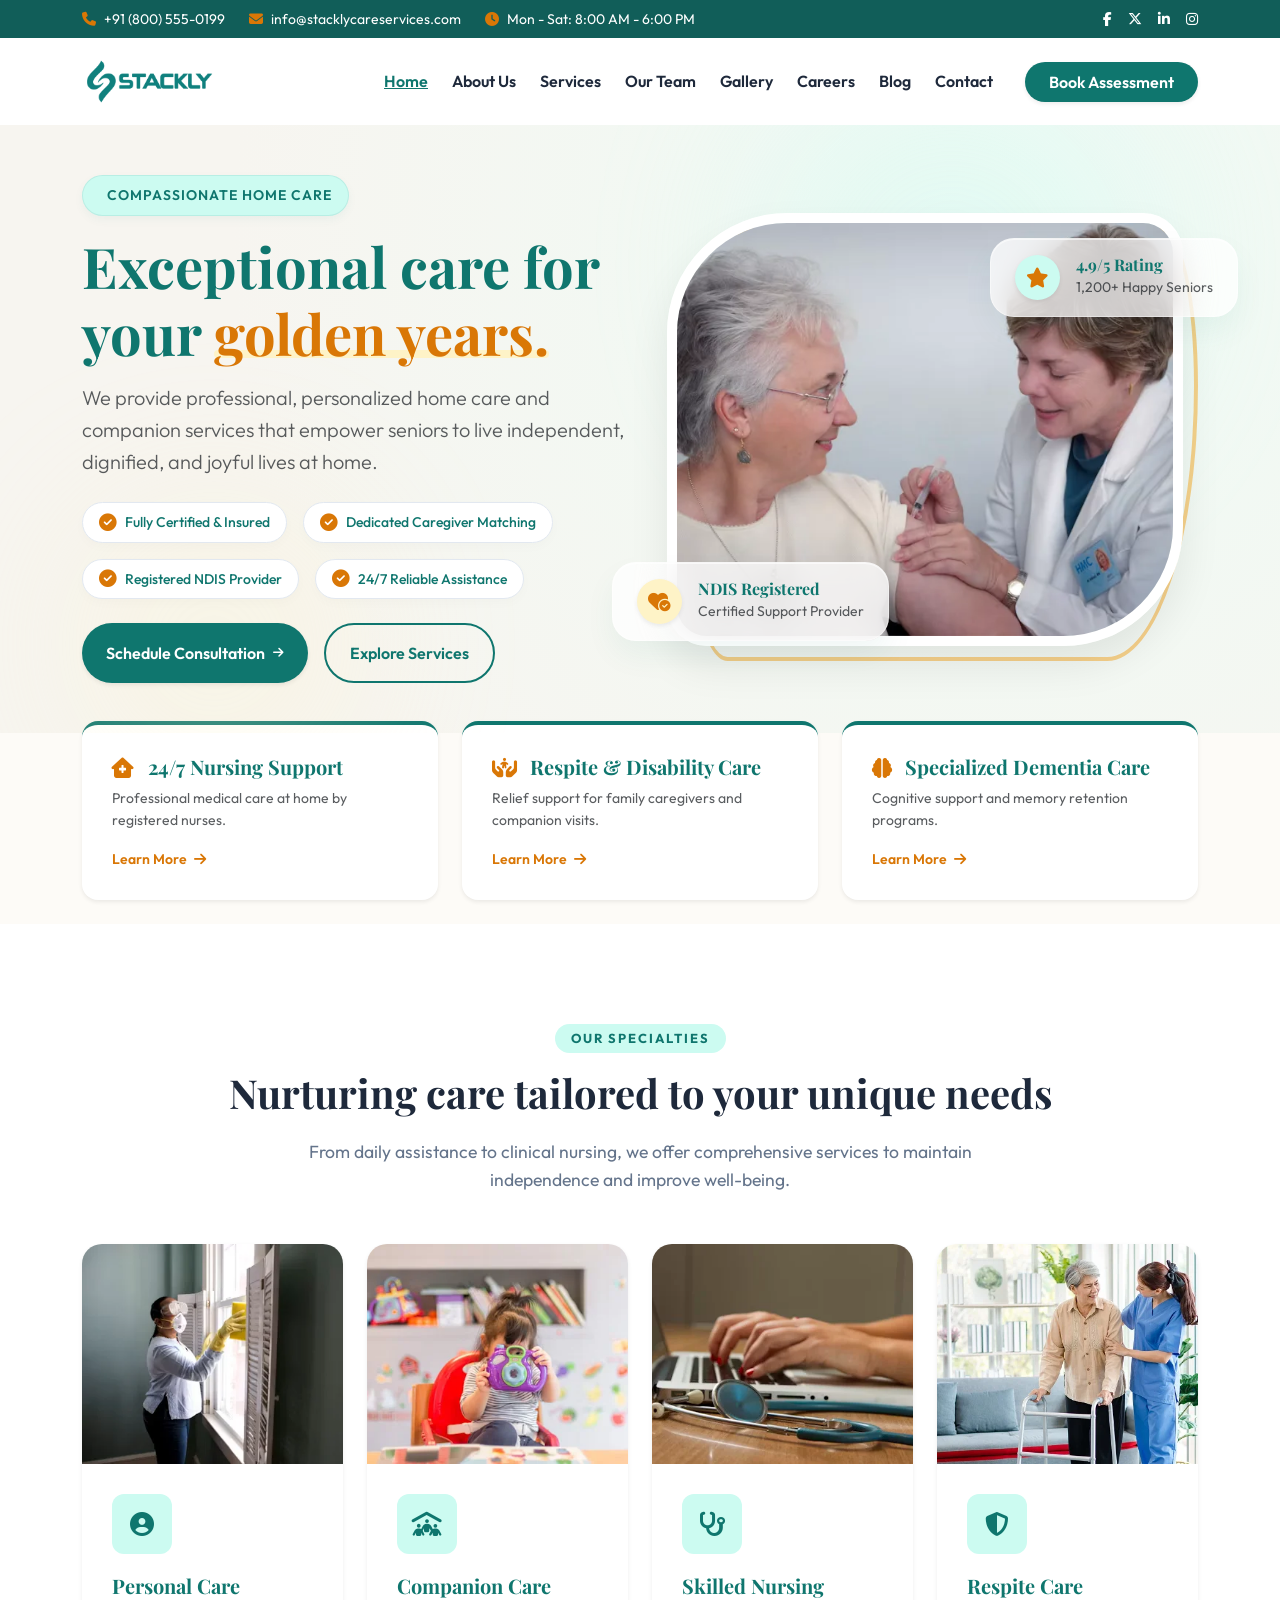
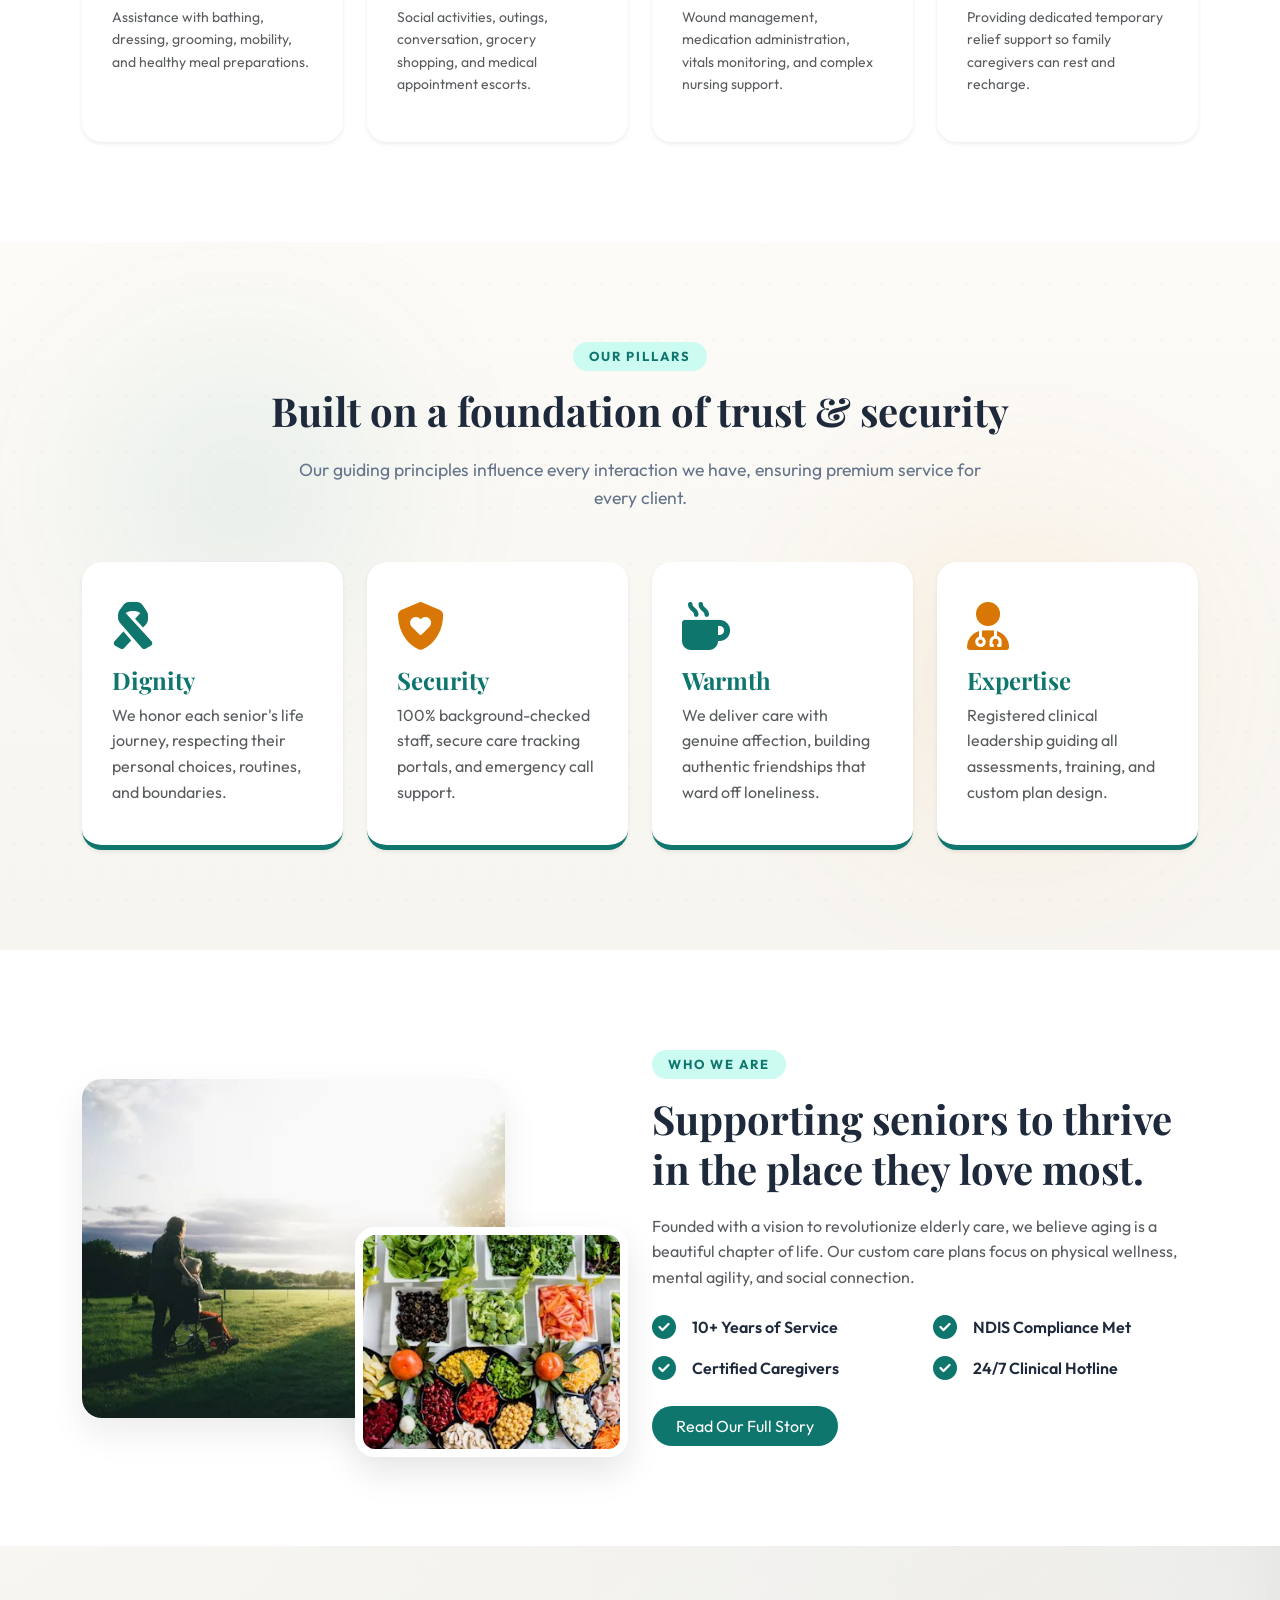
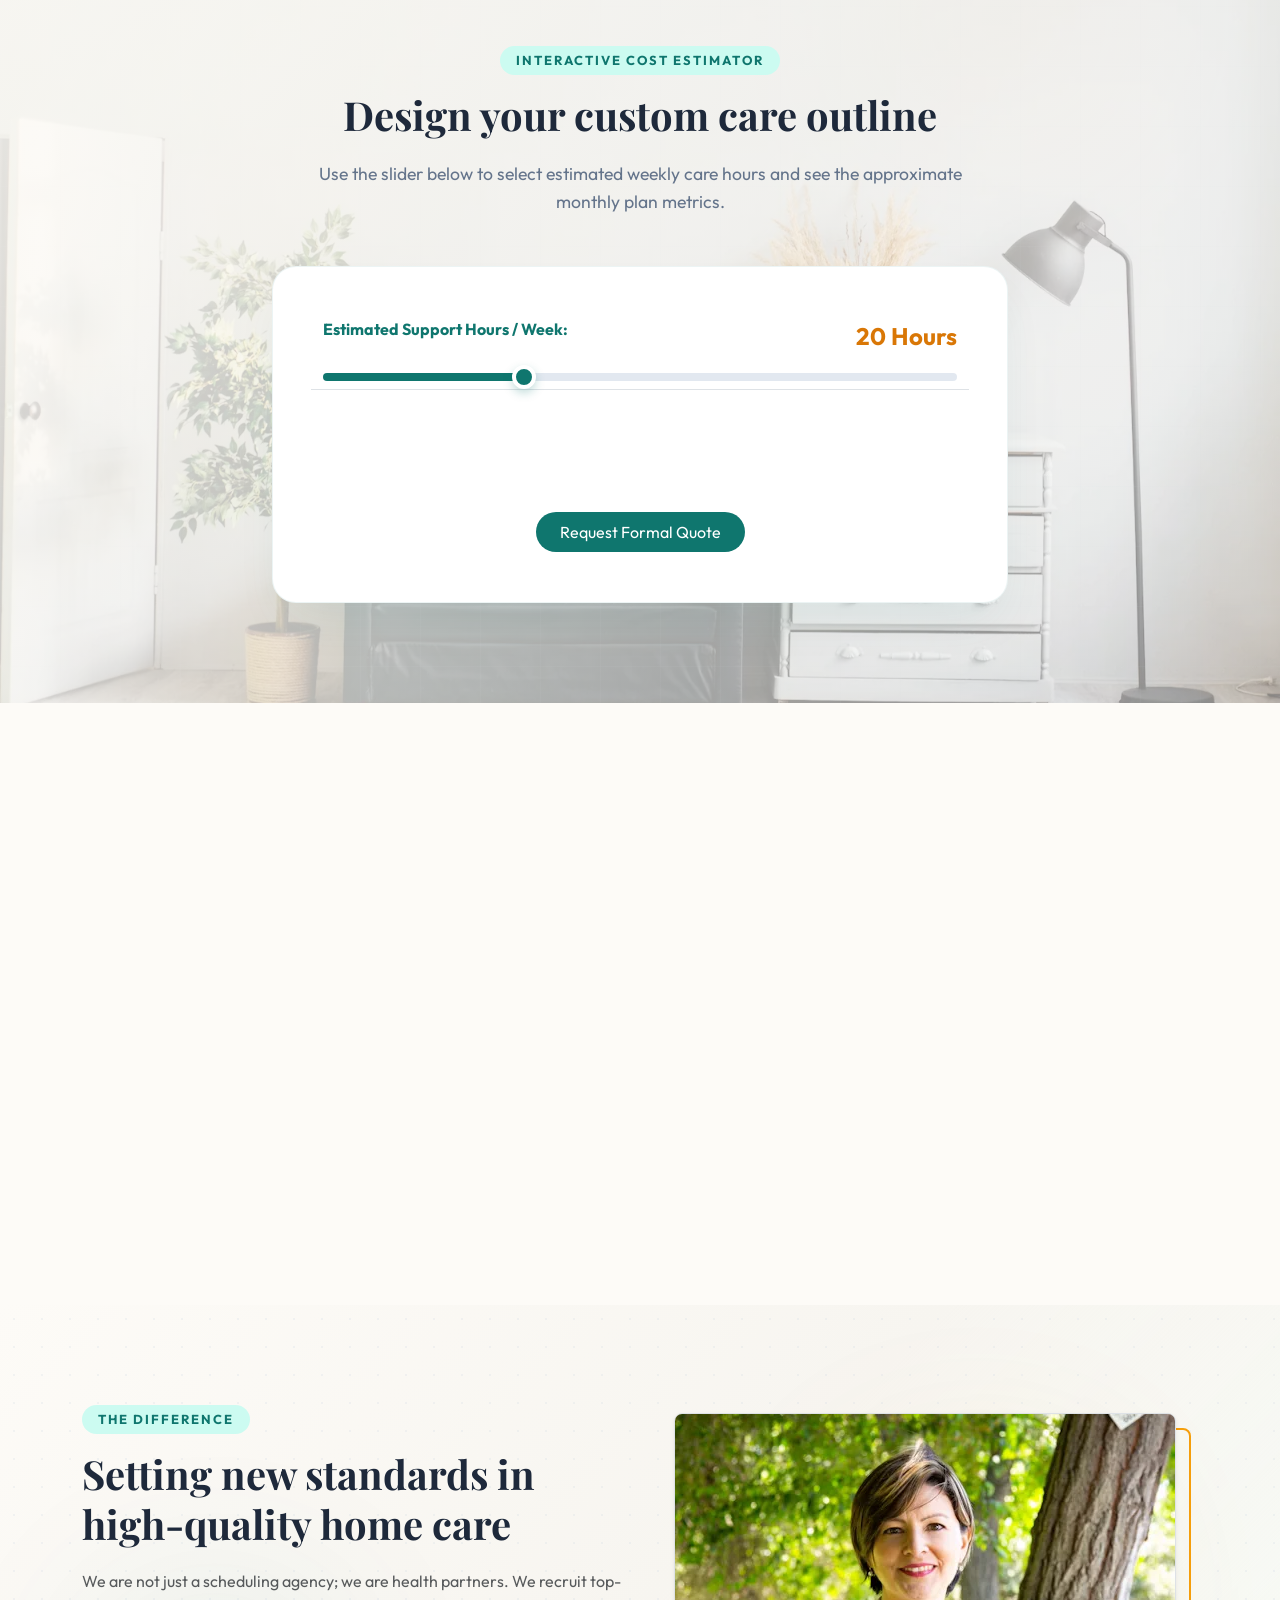
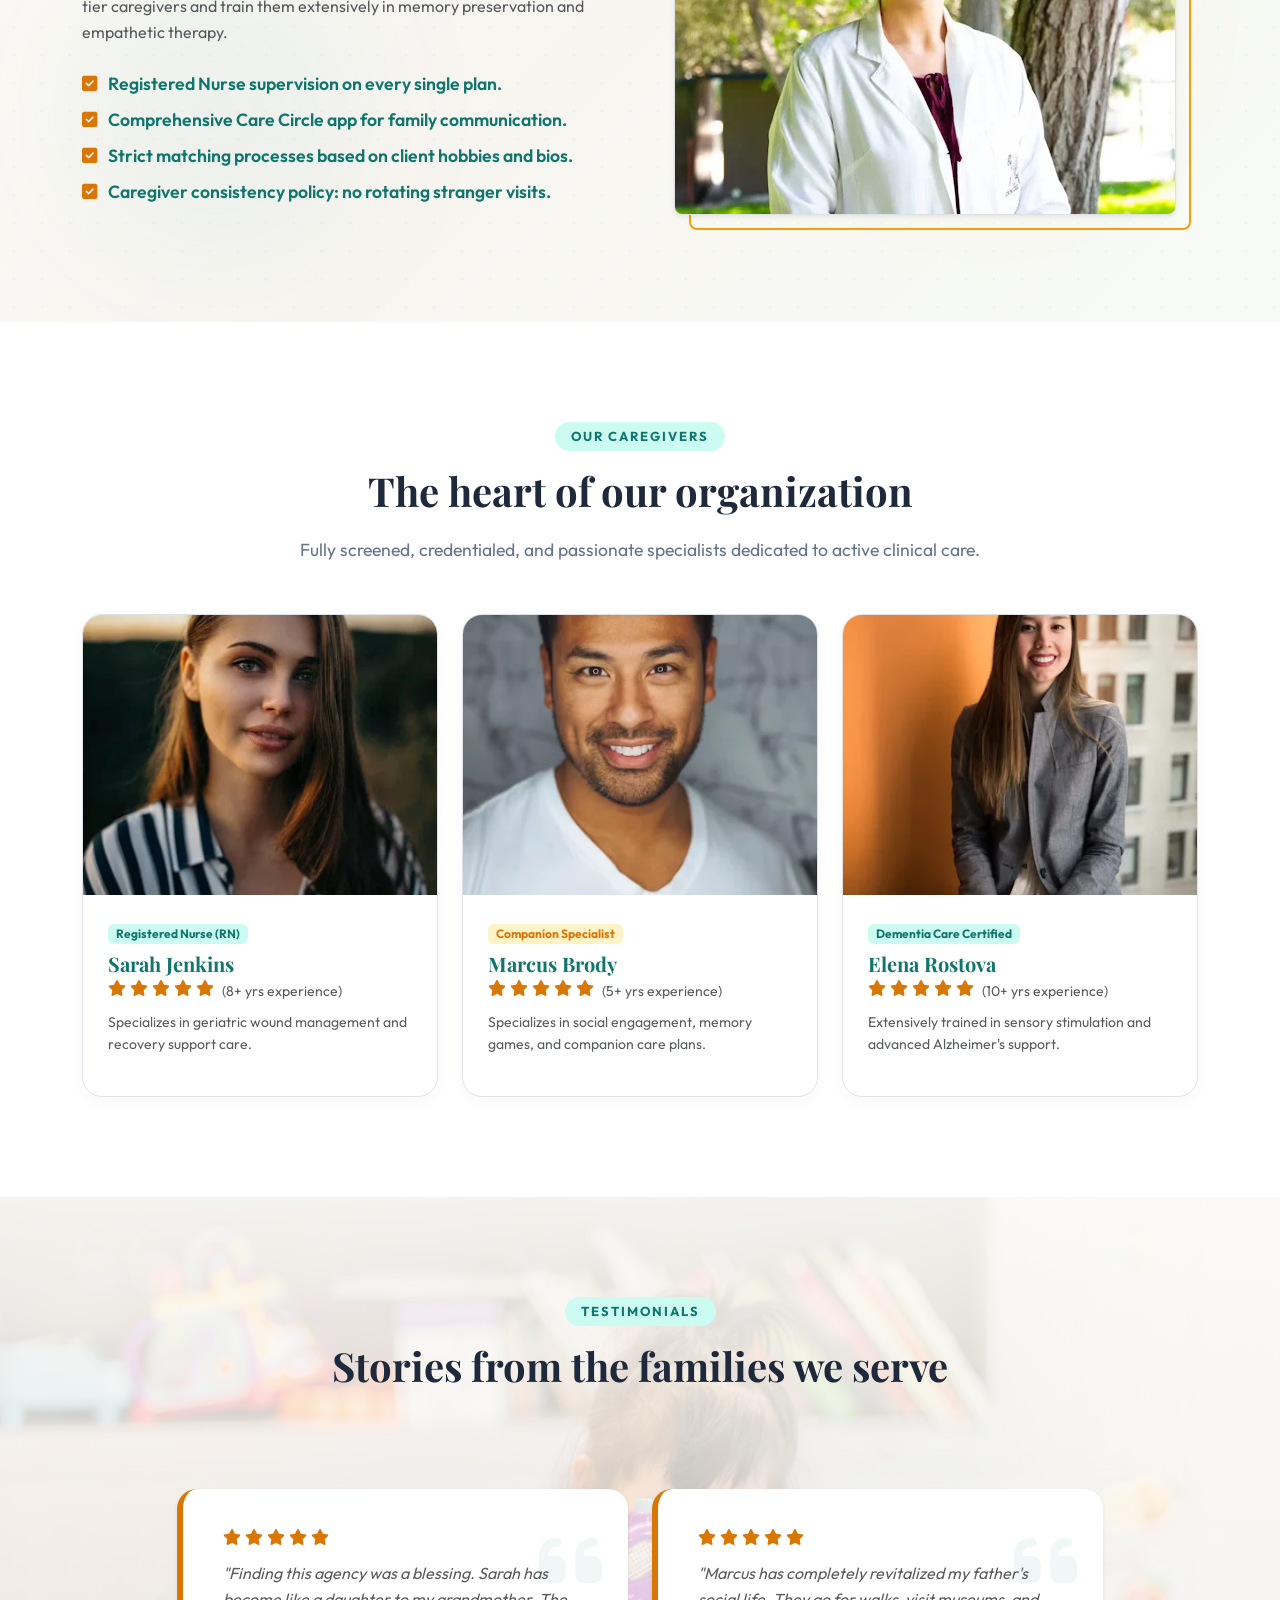
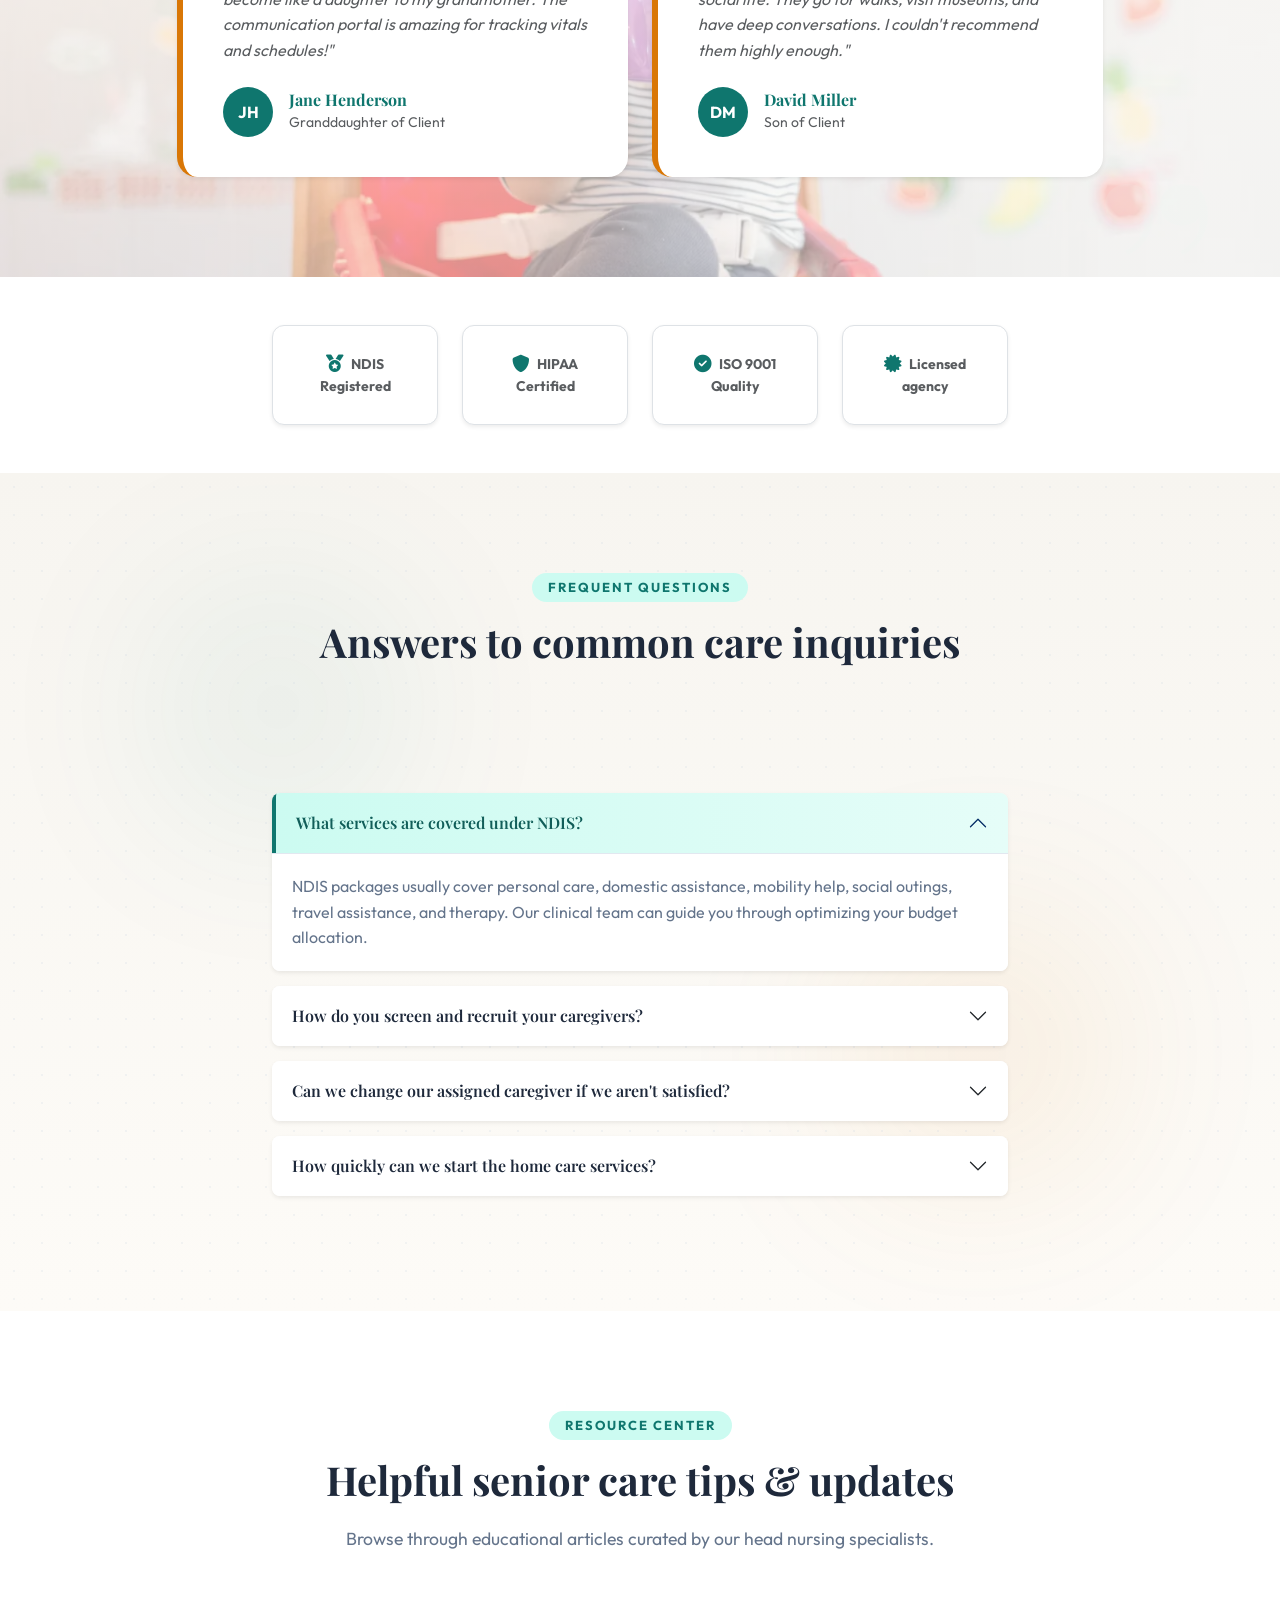
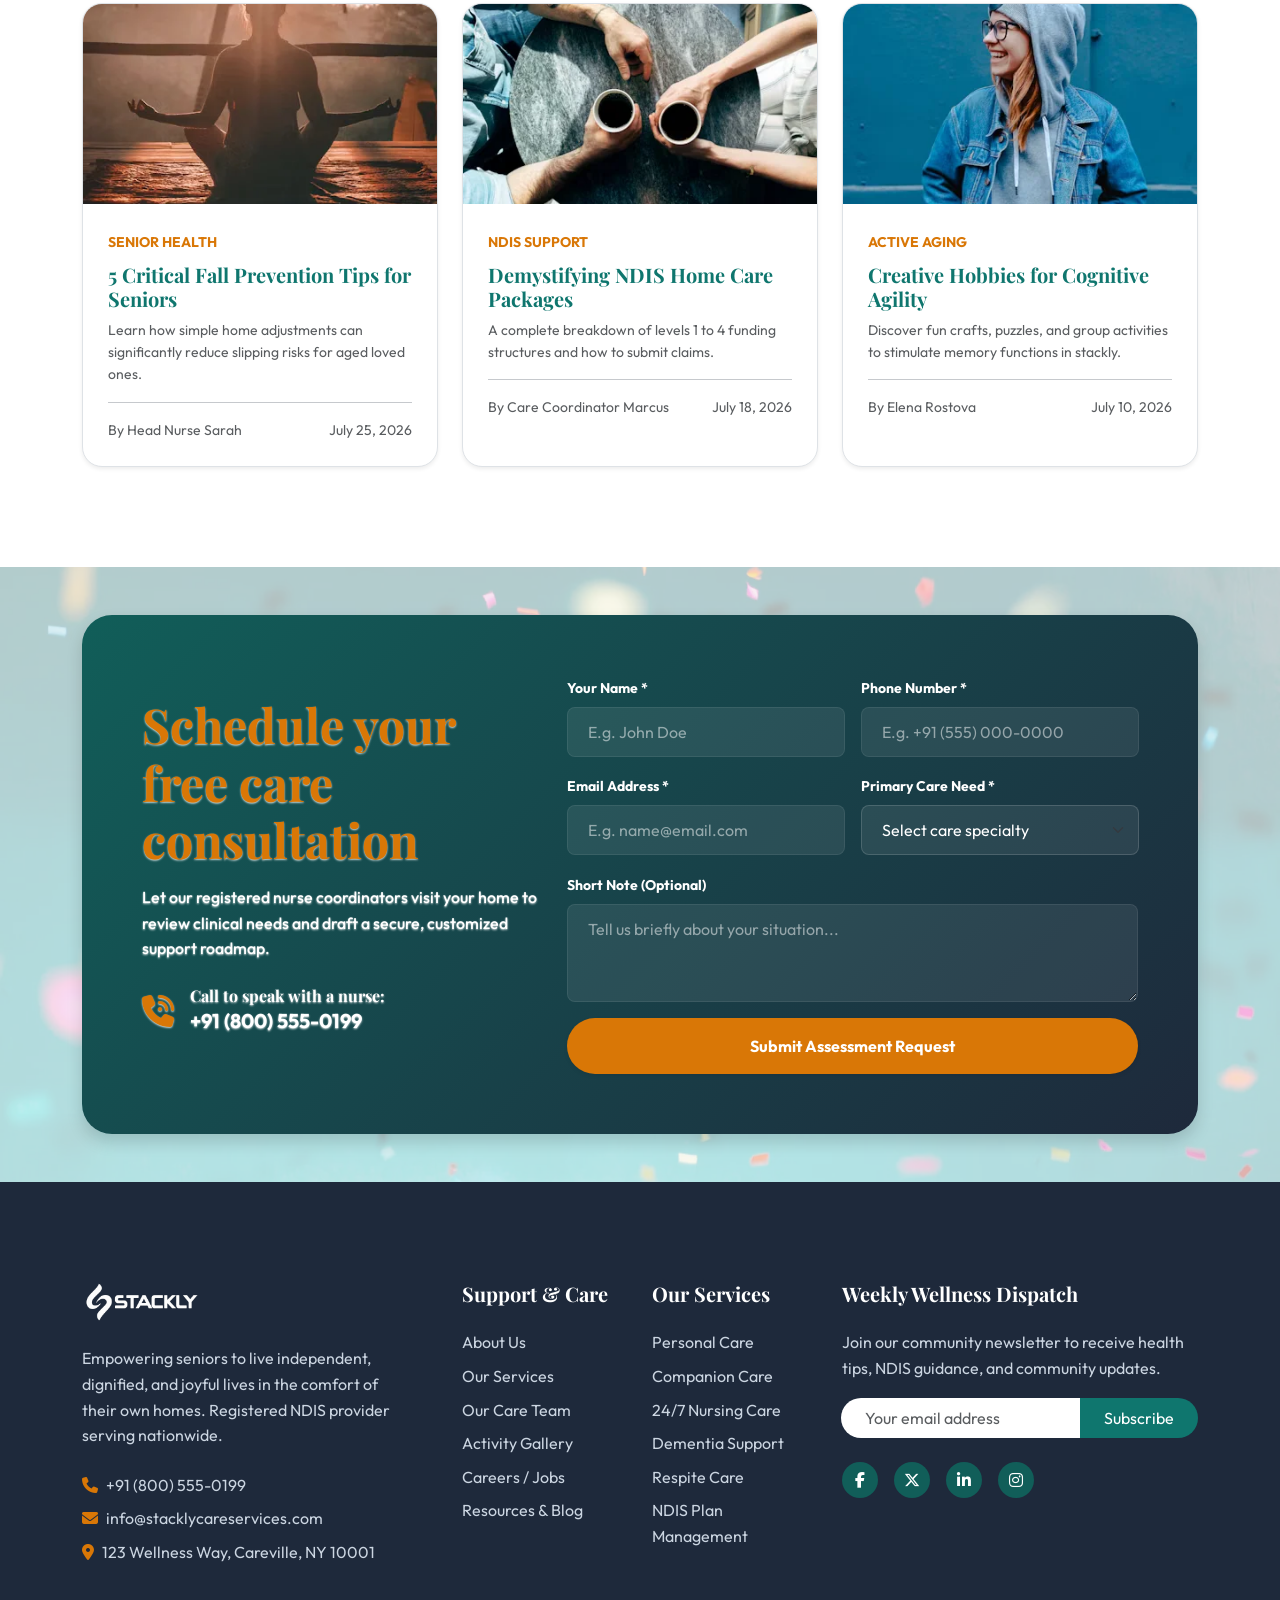
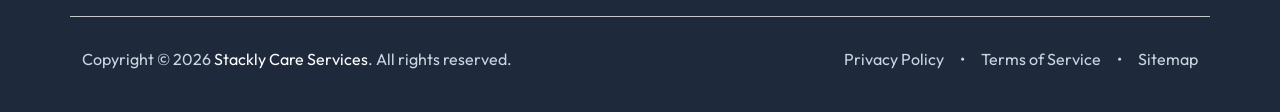
<file: index.html>
<!doctype html>
<html lang="en">
  <head>
    <meta charset="utf-8" />
    <meta http-equiv="x-ua-compatible" content="ie=edge" />
    <meta
      name="description"
      content="Stackly Care Services - Compassionate, professional home care, companion care, nursing care, and registered NDIS services."
    />
    <meta
      name="viewport"
      content="width=device-width, initial-scale=1, shrink-to-fit=no"
    />

    <title>
      Stackly Care Services - Professional & Compassionate Home Care
    </title>

    <!-- Favicon -->
    <link
      rel="shortcut icon"
      href="assets/images/logoStackly.webp"
      type="image/webp"
    />

    <!-- Google Fonts & CDN Icon Libraries -->
    <link
      rel="stylesheet"
      href="https://cdn.jsdelivr.net/npm/bootstrap@5.3.3/dist/css/bootstrap.min.css"
    />
    <link
      rel="stylesheet"
      href="https://cdnjs.cloudflare.com/ajax/libs/font-awesome/6.7.2/css/all.min.css"
    />
    <link rel="stylesheet" href="assets/css/styles.css" />
  </head>
  <body class="preloader-active">
    <!-- Preloader Overlay -->
    <div id="preloader" class="preloader-wrapper">
      <!-- Glow background shapes -->
      <div class="preloader-bg-glow glow-1"></div>
      <div class="preloader-bg-glow glow-2"></div>
      <div class="preloader-bg-glow glow-3"></div>

      <!-- Subtle background grid pattern -->
      <div class="preloader-bg-pattern"></div>

      <!-- Floating background decorative shapes -->
      <div class="preloader-decorations">
        <span class="decor-shape shape-1"
          ><i class="fa-solid fa-heart"></i
        ></span>
        <span class="decor-shape shape-2"
          ><i class="fa-solid fa-hand-holding-heart"></i
        ></span>
        <span class="decor-shape shape-3"><i class="fa-solid fa-spa"></i></span>
        <span class="decor-shape shape-4"
          ><i class="fa-solid fa-house-medical"></i
        ></span>
        <span class="decor-shape shape-5"
          ><i class="fa-solid fa-heart"></i
        ></span>
        <span class="decor-shape shape-6"
          ><i class="fa-solid fa-handshake-angle"></i
        ></span>
        <span class="decor-shape shape-7"
          ><i class="fa-solid fa-user-doctor"></i
        ></span>
        <span class="decor-shape shape-8"
          ><i class="fa-solid fa-circle-h"></i
        ></span>
      </div>

      <div class="preloader-content">
        <!-- Circular Graphic Loader -->
        <div class="preloader-graphic-container">
          <div class="circle-dashed"></div>
          <div class="circle-gradient"></div>
          <div class="preloader-logo-holder">
            <img
              src="assets/images/logoStackly.webp"
              alt="Stackly Care Services Logo"
              class="preloader-logo header-logo"
            />
          </div>
        </div>

        <!-- Pulse icon & text info -->
        <div class="preloader-theme-meta">
          <div class="preloader-badge animate-pulse-soft">
            <i class="fa-solid fa-hand-holding-heart text-accent me-2"></i>
            <span>STACKLY CARE SERVICES</span>
          </div>
          <div class="preloader-text-carousel">
            <span class="carousel-text active" id="preloaderPhaseText"
              >Nurturing Dignity...</span
            >
          </div>
        </div>

        <!-- Progress Metrics -->
        <div class="preloader-progress-container">
          <div class="preloader-progress-track">
            <div class="preloader-progress-fill"></div>
          </div>
          <div class="preloader-percentage">
            <span id="preloaderCount">0</span>%
          </div>
        </div>
      </div>
    </div>

    <!-- Header area will be loaded here dynamically -->
    <div id="xb-header-area"></div>

    <main>
      <!-- 1. Hero Section -->
      <section class="hero hero-style-one d-flex align-items-center">
        <!-- Floating background shapes -->
        <div class="hero-bg-glow hero-bg-glow-1"></div>
        <div class="hero-bg-glow hero-bg-glow-2"></div>

        <div class="container position-relative z-index-2">
          <div class="row align-items-center">
            <div class="col-xl-6 col-lg-7">
              <div class="hero-content">
                <div class="hero-badge-wrap mb-3 animate-fade-in-up">
                  <span
                    class="hero-badge bg-teal-xlight text-teal px-3 py-2 rounded-pill fw-semibold small d-inline-flex align-items-center"
                  >
                    <i
                      class="fa-solid fa-sparkles text-accent me-2 animate-pulse-soft"
                    ></i
                    >COMPASSIONATE HOME CARE
                  </span>
                </div>
                <h1
                  class="display-4 fw-bold text-teal mb-3 font-secondary animate-fade-in-up delay-1"
                >
                  Exceptional care for your
                  <span class="text-highlight">golden years.</span>
                </h1>
                <p class="lead text-muted mb-4 animate-fade-in-up delay-2">
                  We provide professional, personalized home care and companion
                  services that empower seniors to live independent, dignified,
                  and joyful lives at home.
                </p>

                <!-- Trust points list -->
                <div
                  class="hero-bullets d-flex flex-wrap gap-3 mb-4 animate-fade-in-up delay-3"
                >
                  <span
                    class="d-flex align-items-center gap-2 text-teal fw-medium small"
                  >
                    <i class="fa-solid fa-circle-check text-accent"></i> Fully
                    Certified & Insured
                  </span>
                  <span
                    class="d-flex align-items-center gap-2 text-teal fw-medium small"
                  >
                    <i class="fa-solid fa-circle-check text-accent"></i>
                    Dedicated Caregiver Matching
                  </span>
                  <span
                    class="d-flex align-items-center gap-2 text-teal fw-medium small"
                  >
                    <i class="fa-solid fa-circle-check text-accent"></i>
                    Registered NDIS Provider
                  </span>
                  <span
                    class="d-flex align-items-center gap-2 text-teal fw-medium small"
                  >
                    <i class="fa-solid fa-circle-check text-accent"></i>
                    24/7 Reliable Assistance
                  </span>
                </div>

                <div class="d-flex flex-wrap gap-3 animate-fade-in-up delay-4">
                  <a
                    href="#"
                    class="btn btn-teal rounded-pill px-4 py-3 fw-semibold shadow-sm hover-lift d-flex align-items-center gap-2"
                    >Schedule Consultation
                    <i class="fa-solid fa-arrow-right fa-xs"></i
                  ></a>
                  <a
                    href="#"
                    class="btn btn-outline-teal rounded-pill px-4 py-3 fw-semibold hover-lift"
                    >Explore Services</a
                  >
                </div>
              </div>
            </div>
            <div class="col-xl-6 col-lg-5 text-center">
              <div class="hero-img-box mt-5 mt-lg-0 animate-fade-in-up delay-2">
                <!-- Underlay decorative background frame -->
                <div class="hero-img-bg-frame"></div>

                <!-- A beautiful caregiver representation -->
                <img
                  src="./assets/images/home/home-hero-section-image.webp"
                  alt="Seniors and Caregiver"
                  class="img-fluid hero-img-main"
                />

                <!-- Floating Badge Left (NDIS) -->
                <div
                  class="hero-img-badge float-badge-left d-flex align-items-center gap-3 animate-float-slow"
                >
                  <div
                    class="badge-icon bg-accent-xlight text-accent rounded-circle d-flex align-items-center justify-content-center shadow-sm"
                    style="width: 45px; height: 45px"
                  >
                    <i class="fa-solid fa-heart-circle-check fa-lg"></i>
                  </div>
                  <div class="text-start">
                    <h6 class="mb-0 fw-bold text-teal">NDIS Registered</h6>
                    <small class="text-muted">Certified Support Provider</small>
                  </div>
                </div>

                <!-- Floating Badge Right (Rating) -->
                <div
                  class="hero-img-badge float-badge-right d-flex align-items-center gap-3 animate-float-slow-inverse"
                >
                  <div
                    class="badge-icon bg-teal-xlight text-teal rounded-circle d-flex align-items-center justify-content-center shadow-sm"
                    style="width: 45px; height: 45px"
                  >
                    <i class="fa-solid fa-star text-accent fa-lg"></i>
                  </div>
                  <div class="text-start">
                    <h6 class="mb-0 fw-bold text-teal">4.9/5 Rating</h6>
                    <small class="text-muted">1,200+ Happy Seniors</small>
                  </div>
                </div>
              </div>
            </div>
          </div>
        </div>
      </section>

      <!-- 2. Needs Quick Bar -->
      <section class="quick-bar-section py-4">
        <div class="container">
          <div class="quick-bar-box">
            <div class="row g-4">
              <div class="col-md-4">
                <div
                  class="quick-bar-card shadow-sm h-100 d-flex flex-column justify-content-between"
                >
                  <div>
                    <h5 class="fw-bold text-teal mb-2">
                      <i class="fa-solid fa-house-medical me-2 text-accent"></i>
                      24/7 Nursing Support
                    </h5>
                    <p class="text-muted small mb-0">
                      Professional medical care at home by registered nurses.
                    </p>
                  </div>
                  <a
                    href="#"
                    class="text-accent fw-semibold text-decoration-none mt-3 small"
                    >Learn More <i class="fa-solid fa-arrow-right ms-1"></i
                  ></a>
                </div>
              </div>
              <div class="col-md-4">
                <div
                  class="quick-bar-card shadow-sm h-100 d-flex flex-column justify-content-between"
                >
                  <div>
                    <h5 class="fw-bold text-teal mb-2">
                      <i
                        class="fa-solid fa-hands-holding-child me-2 text-accent"
                      ></i>
                      Respite & Disability Care
                    </h5>
                    <p class="text-muted small mb-0">
                      Relief support for family caregivers and companion visits.
                    </p>
                  </div>
                  <a
                    href="#"
                    class="text-accent fw-semibold text-decoration-none mt-3 small"
                    >Learn More <i class="fa-solid fa-arrow-right ms-1"></i
                  ></a>
                </div>
              </div>
              <div class="col-md-4">
                <div
                  class="quick-bar-card shadow-sm h-100 d-flex flex-column justify-content-between"
                >
                  <div>
                    <h5 class="fw-bold text-teal mb-2">
                      <i class="fa-solid fa-brain me-2 text-accent"></i>
                      Specialized Dementia Care
                    </h5>
                    <p class="text-muted small mb-0">
                      Cognitive support and memory retention programs.
                    </p>
                  </div>
                  <a
                    href="#"
                    class="text-accent fw-semibold text-decoration-none mt-3 small"
                    >Learn More <i class="fa-solid fa-arrow-right ms-1"></i
                  ></a>
                </div>
              </div>
            </div>
          </div>
        </div>
      </section>

      <!-- 3. Core Services Showcase -->
      <section class="services-section py-100 bg-white">
        <div class="container text-center">
          <span class="section-tag">OUR SPECIALTIES</span>
          <h2 class="section-title">
            Nurturing care tailored to your unique needs
          </h2>
          <p class="section-desc">
            From daily assistance to clinical nursing, we offer comprehensive
            services to maintain independence and improve well-being.
          </p>

          <div class="row g-4 text-start">
            <div class="col-lg-3 col-md-6">
              <div class="service-card hover-lift shadow-sm">
                <div
                  class="service-card-img"
                  style="
                    background-image: url(&quot;./assets/images/home/home-services-section-img-1.webp&quot;);
                  "
                ></div>
                <div class="service-card-body">
                  <div class="service-icon-wrap">
                    <i class="fa-solid fa-circle-user"></i>
                  </div>
                  <h5 class="fw-bold text-teal">Personal Care</h5>
                  <p class="text-muted small">
                    Assistance with bathing, dressing, grooming, mobility, and
                    healthy meal preparations.
                  </p>
                </div>
              </div>
            </div>
            <div class="col-lg-3 col-md-6">
              <div class="service-card hover-lift shadow-sm">
                <div
                  class="service-card-img"
                  style="
                    background-image: url(&quot;./assets/images/home/home-services-section-img-2.webp&quot;);
                  "
                ></div>
                <div class="service-card-body">
                  <div class="service-icon-wrap">
                    <i class="fa-solid fa-people-roof"></i>
                  </div>
                  <h5 class="fw-bold text-teal">Companion Care</h5>
                  <p class="text-muted small">
                    Social activities, outings, conversation, grocery shopping,
                    and medical appointment escorts.
                  </p>
                </div>
              </div>
            </div>
            <div class="col-lg-3 col-md-6">
              <div class="service-card hover-lift shadow-sm">
                <div
                  class="service-card-img"
                  style="
                    background-image: url(&quot;./assets/images/home/home-services-section-img-3.webp&quot;);
                  "
                ></div>
                <div class="service-card-body">
                  <div class="service-icon-wrap">
                    <i class="fa-solid fa-stethoscope"></i>
                  </div>
                  <h5 class="fw-bold text-teal">Skilled Nursing</h5>
                  <p class="text-muted small">
                    Wound management, medication administration, vitals
                    monitoring, and complex nursing support.
                  </p>
                </div>
              </div>
            </div>
            <div class="col-lg-3 col-md-6">
              <div class="service-card hover-lift shadow-sm">
                <div
                  class="service-card-img"
                  style="
                    background-image: url(&quot;./assets/images/home/home-services-section-img-4.webp&quot;);
                  "
                ></div>
                <div class="service-card-body">
                  <div class="service-icon-wrap">
                    <i class="fa-solid fa-shield-halved"></i>
                  </div>
                  <h5 class="fw-bold text-teal">Respite Care</h5>
                  <p class="text-muted small">
                    Providing dedicated temporary relief support so family
                    caregivers can rest and recharge.
                  </p>
                </div>
              </div>
            </div>
          </div>
        </div>
      </section>

      <!-- 4. Core Values / Pillars -->
      <section
        class="values-section py-100 values-section-premium premium-bg-container"
      >
        <!-- Premium Floating Background Elements -->
        <div
          class="glow-orb glow-orb-teal"
          style="
            top: 10%;
            left: 5%;
            width: 350px;
            height: 350px;
            animation: floatSlow1 14s ease-in-out infinite;
          "
        ></div>
        <div
          class="glow-orb glow-orb-gold"
          style="
            bottom: 10%;
            right: 5%;
            width: 400px;
            height: 400px;
            animation: floatSlow2 18s ease-in-out infinite;
          "
        ></div>
        <div class="bg-dot-pattern"></div>
        <div class="container text-center">
          <span class="section-tag">OUR PILLARS</span>
          <h2 class="section-title">
            Built on a foundation of trust & security
          </h2>
          <p class="section-desc">
            Our guiding principles influence every interaction we have, ensuring
            premium service for every client.
          </p>

          <div class="row g-4 text-start">
            <div class="col-md-3">
              <div class="value-card shadow-sm h-100">
                <i class="fa-solid fa-ribbon text-teal fa-3x mb-3"></i>
                <h4 class="fw-bold text-teal">Dignity</h4>
                <p class="text-muted mb-0">
                  We honor each senior's life journey, respecting their personal
                  choices, routines, and boundaries.
                </p>
              </div>
            </div>
            <div class="col-md-3">
              <div class="value-card shadow-sm h-100">
                <i class="fa-solid fa-shield-heart text-accent fa-3x mb-3"></i>
                <h4 class="fw-bold text-teal">Security</h4>
                <p class="text-muted mb-0">
                  100% background-checked staff, secure care tracking portals,
                  and emergency call support.
                </p>
              </div>
            </div>
            <div class="col-md-3">
              <div class="value-card shadow-sm h-100">
                <i class="fa-solid fa-mug-hot text-teal fa-3x mb-3"></i>
                <h4 class="fw-bold text-teal">Warmth</h4>
                <p class="text-muted mb-0">
                  We deliver care with genuine affection, building authentic
                  friendships that ward off loneliness.
                </p>
              </div>
            </div>
            <div class="col-md-3">
              <div class="value-card shadow-sm h-100">
                <i class="fa-solid fa-user-doctor text-accent fa-3x mb-3"></i>
                <h4 class="fw-bold text-teal">Expertise</h4>
                <p class="text-muted mb-0">
                  Registered clinical leadership guiding all assessments,
                  training, and custom plan design.
                </p>
              </div>
            </div>
          </div>
        </div>
      </section>

      <!-- 5. About Our Agency -->
      <section class="about-section py-100 bg-white">
        <div class="container">
          <div class="row align-items-center">
            <div class="col-lg-6">
              <div class="about-image-wrapper pe-lg-5 mb-5 mb-lg-0">
                <img
                  src="./assets/images/home/home-who-we-are-img1.webp"
                  alt="Caregiver reading with senior"
                  class="img-fluid about-img-1"
                />
                <img
                  src="./assets/images/home/home-who-we-are-img2.webp"
                  alt="Senior smiling"
                  class="img-fluid about-img-2"
                />
              </div>
            </div>
            <div class="col-lg-6">
              <div class="about-content">
                <span class="section-tag">WHO WE ARE</span>
                <h2 class="section-title">
                  Supporting seniors to thrive in the place they love most.
                </h2>
                <p class="text-muted mb-4">
                  Founded with a vision to revolutionize elderly care, we
                  believe aging is a beautiful chapter of life. Our custom care
                  plans focus on physical wellness, mental agility, and social
                  connection.
                </p>
                <div class="row g-3 mb-4">
                  <div class="col-sm-6">
                    <div class="d-flex align-items-center gap-3">
                      <i class="fa-solid fa-circle-check text-teal fa-xl"></i>
                      <span class="fw-semibold">10+ Years of Service</span>
                    </div>
                  </div>
                  <div class="col-sm-6">
                    <div class="d-flex align-items-center gap-3">
                      <i class="fa-solid fa-circle-check text-teal fa-xl"></i>
                      <span class="fw-semibold">NDIS Compliance Met</span>
                    </div>
                  </div>
                  <div class="col-sm-6">
                    <div class="d-flex align-items-center gap-3">
                      <i class="fa-solid fa-circle-check text-teal fa-xl"></i>
                      <span class="fw-semibold">Certified Caregivers</span>
                    </div>
                  </div>
                  <div class="col-sm-6">
                    <div class="d-flex align-items-center gap-3">
                      <i class="fa-solid fa-circle-check text-teal fa-xl"></i>
                      <span class="fw-semibold">24/7 Clinical Hotline</span>
                    </div>
                  </div>
                </div>
                <a
                  href="#"
                  class="btn btn-teal rounded-pill px-4 py-2 hover-lift"
                  >Read Our Full Story</a
                >
              </div>
            </div>
          </div>
        </div>
      </section>

      <!-- 6. Interactive Care Needs Calculator -->
      <section
        class="calc-section py-100 calc-section-premium premium-bg-container"
      >
        <div class="bg-grid-pattern"></div>
        <div
          class="glow-orb glow-orb-teal"
          style="
            bottom: -10%;
            left: 20%;
            width: 350px;
            height: 350px;
            animation: floatSlow1 12s ease-in-out infinite;
          "
        ></div>
        <div
          class="glow-orb glow-orb-gold"
          style="
            top: -10%;
            right: 10%;
            width: 300px;
            height: 300px;
            animation: floatSlow2 15s ease-in-out infinite;
          "
        ></div>
        <div class="container">
          <div class="row justify-content-center text-center">
            <div class="col-lg-8">
              <span class="section-tag">INTERACTIVE COST ESTIMATOR</span>
              <h2 class="section-title">Design your custom care outline</h2>
              <p class="section-desc">
                Use the slider below to select estimated weekly care hours and
                see the approximate monthly plan metrics.
              </p>

              <div class="calc-container calc-premium-container text-start">
                <div class="mb-4">
                  <label
                    for="careHours"
                    class="form-label d-flex justify-content-between fw-bold text-teal"
                  >
                    <span>Estimated Support Hours / Week:</span>
                    <span id="hoursVal" class="fs-4 text-accent">20 Hours</span>
                  </label>
                  <input
                    type="range"
                    class="calc-slider"
                    id="careHours"
                    name="careHours"
                    min="2"
                    max="60"
                    value="20"
                    step="1"
                  />
                </div>

                <div class="row g-4 pt-3 text-center border-top">
                  <div class="col-md-4">
                    <h6 class="text-muted mb-1 text-uppercase small">
                      Typical Visits / Week
                    </h6>
                    <h4 class="fw-bold text-teal" id="visitsNum">4 Visits</h4>
                  </div>
                  <div class="col-md-4">
                    <h6 class="text-muted mb-1 text-uppercase small">
                      Care Companion Level
                    </h6>
                    <h4 class="fw-bold text-teal" id="careLevel">Supported</h4>
                  </div>
                  <div class="col-md-4">
                    <h6 class="text-muted mb-1 text-uppercase small">
                      Estimated Monthly Rate
                    </h6>
                    <h4 class="fw-bold text-accent" id="monthlyCost">$1,800</h4>
                  </div>
                </div>

                <div class="text-center mt-4">
                  <a
                    href="#"
                    class="btn btn-teal rounded-pill px-4 py-2 hover-lift"
                    >Request Formal Quote</a
                  >
                </div>
              </div>
            </div>
          </div>
        </div>
      </section>

      <script>
        // Inline logic for Calculator with Dynamic Track Highlight
        document.addEventListener("DOMContentLoaded", function () {
          const slider = document.getElementById("careHours");
          const hoursVal = document.getElementById("hoursVal");
          const visitsNum = document.getElementById("visitsNum");
          const careLevel = document.getElementById("careLevel");
          const monthlyCost = document.getElementById("monthlyCost");

          if (slider) {
            const updateSliderTrack = () => {
              const val = parseInt(slider.value);
              const min = parseInt(slider.min || 2);
              const max = parseInt(slider.max || 60);
              const pct = ((val - min) / (max - min)) * 100;
              slider.style.background = `linear-gradient(to right, var(--primary-teal) 0%, var(--primary-teal) ${pct}%, #e2e8f0 ${pct}%, #e2e8f0 100%)`;
            };

            // Set initial state
            updateSliderTrack();

            slider.addEventListener("input", function () {
              const val = parseInt(slider.value);
              hoursVal.innerText = val + " Hours";
              updateSliderTrack();

              // Visits math
              const visits = Math.max(1, Math.round(val / 5));
              visitsNum.innerText = visits + " Visits";

              // Care Level description
              if (val <= 10) {
                careLevel.innerText = "Basic Care";
              } else if (val <= 30) {
                careLevel.innerText = "Supported Care";
              } else {
                careLevel.innerText = "High Care (24/7)";
              }

              // Cost math (approx $45/hr)
              const cost = val * 45 * 4;
              monthlyCost.innerText = "$" + cost.toLocaleString();
            });
          }
        });
      </script>

      <!-- 7. Our Care Process -->
      <section class="process-section py-100 bg-white">
        <div class="container text-center">
          <span class="section-tag">HOW WE BEGIN</span>
          <h2 class="section-title">A seamless path to peace of mind</h2>
          <p class="section-desc">
            Our simple four-step process guarantees matching your loved one with
            the ideal caregiver.
          </p>

          <div class="row g-4 text-start">
            <div class="col-lg-3 col-md-6">
              <div class="step-item">
                <div class="step-number">1</div>
                <h5 class="fw-bold text-teal text-center mb-2">Free Consult</h5>
                <p class="text-muted small text-center">
                  We discuss health requirements, preferences, schedules, and
                  NDIS settings in a brief call.
                </p>
              </div>
            </div>
            <div class="col-lg-3 col-md-6">
              <div class="step-item">
                <div class="step-number">2</div>
                <h5 class="fw-bold text-teal text-center mb-2">
                  Home Assessment
                </h5>
                <p class="text-muted small text-center">
                  A clinical nurse visits to perform a comprehensive physical
                  and safety home check.
                </p>
              </div>
            </div>
            <div class="col-lg-3 col-md-6">
              <div class="step-item">
                <div class="step-number">3</div>
                <h5 class="fw-bold text-teal text-center mb-2">
                  Match & Connect
                </h5>
                <p class="text-muted small text-center">
                  We introduce handpicked caregivers matching the specific
                  client personality and skills.
                </p>
              </div>
            </div>
            <div class="col-lg-3 col-md-6">
              <div class="step-item">
                <div class="step-number">4</div>
                <h5 class="fw-bold text-teal text-center mb-2">Care Starts</h5>
                <p class="text-muted small text-center">
                  We launch our services, with regular management check-ins and
                  portal updates.
                </p>
              </div>
            </div>
          </div>
        </div>
      </section>

      <!-- 8. Why We Are Different -->
      <section
        class="diff-section py-100 diff-section-premium premium-bg-container"
      >
        <div class="bg-dot-pattern"></div>
        <div
          class="glow-orb glow-orb-gold"
          style="
            top: 20%;
            right: 10%;
            width: 350px;
            height: 350px;
            animation: floatSlow2 15s ease-in-out infinite;
          "
        ></div>
        <div
          class="glow-orb glow-orb-teal"
          style="
            bottom: 10%;
            left: 5%;
            width: 300px;
            height: 300px;
            animation: floatSlow1 18s ease-in-out infinite;
          "
        ></div>
        <div class="container">
          <div class="row align-items-center">
            <div class="col-lg-6 mb-5 mb-lg-0">
              <span class="section-tag">THE DIFFERENCE</span>
              <h2 class="section-title">
                Setting new standards in high-quality home care
              </h2>
              <p class="text-muted mb-4">
                We are not just a scheduling agency; we are health partners. We
                recruit top-tier caregivers and train them extensively in memory
                preservation and empathetic therapy.
              </p>
              <ul class="list-unstyled diff-check-list text-teal fw-semibold">
                <li class="mb-2">
                  <i class="fa-solid fa-square-check text-accent me-2"></i>
                  Registered Nurse supervision on every single plan.
                </li>
                <li class="mb-2">
                  <i class="fa-solid fa-square-check text-accent me-2"></i>
                  Comprehensive Care Circle app for family communication.
                </li>
                <li class="mb-2">
                  <i class="fa-solid fa-square-check text-accent me-2"></i>
                  Strict matching processes based on client hobbies and bios.
                </li>
                <li class="mb-2">
                  <i class="fa-solid fa-square-check text-accent me-2"></i>
                  Caregiver consistency policy: no rotating stranger visits.
                </li>
              </ul>
            </div>
            <div class="col-lg-6 text-center">
              <div class="diff-image-wrapper">
                <img
                  src="./assets/images/home/home-why-we-are-different-img.webp"
                  alt="Consulting a nurse"
                  class="img-fluid rounded-3 border shadow-sm"
                />
              </div>
            </div>
          </div>
        </div>
      </section>

      <!-- 9. Meet Our Featured Caregivers -->
      <section class="caregivers-section py-100 bg-white">
        <div class="container text-center">
          <span class="section-tag">OUR CAREGIVERS</span>
          <h2 class="section-title">The heart of our organization</h2>
          <p class="section-desc">
            Fully screened, credentialed, and passionate specialists dedicated
            to active clinical care.
          </p>

          <div class="row g-4 text-start justify-content-center">
            <div class="col-lg-4 col-md-6">
              <div class="caregiver-card hover-lift border">
                <div
                  class="caregiver-img"
                  style="
                    background-image: url(&quot;./assets/images/home/home-caregiver-card-1.webp&quot;);
                  "
                ></div>
                <div class="caregiver-desc">
                  <span class="badge bg-teal-xlight text-teal mb-2"
                    >Registered Nurse (RN)</span
                  >
                  <h5 class="fw-bold text-teal mb-1">Sarah Jenkins</h5>
                  <div class="d-flex text-accent gap-1 mb-2">
                    <i class="fa-solid fa-star"></i
                    ><i class="fa-solid fa-star"></i
                    ><i class="fa-solid fa-star"></i
                    ><i class="fa-solid fa-star"></i
                    ><i class="fa-solid fa-star"></i>
                    <small class="text-muted ms-1">(8+ yrs experience)</small>
                  </div>
                  <p class="text-muted small">
                    Specializes in geriatric wound management and recovery
                    support care.
                  </p>
                </div>
              </div>
            </div>
            <div class="col-lg-4 col-md-6">
              <div class="caregiver-card hover-lift border">
                <div
                  class="caregiver-img"
                  style="
                    background-image: url(&quot;./assets/images/home/home-caregiver-card-2.webp&quot;);
                  "
                ></div>
                <div class="caregiver-desc">
                  <span class="badge bg-accent-xlight text-accent mb-2"
                    >Companion Specialist</span
                  >
                  <h5 class="fw-bold text-teal mb-1">Marcus Brody</h5>
                  <div class="d-flex text-accent gap-1 mb-2">
                    <i class="fa-solid fa-star"></i
                    ><i class="fa-solid fa-star"></i
                    ><i class="fa-solid fa-star"></i
                    ><i class="fa-solid fa-star"></i
                    ><i class="fa-solid fa-star"></i>
                    <small class="text-muted ms-1">(5+ yrs experience)</small>
                  </div>
                  <p class="text-muted small">
                    Specializes in social engagement, memory games, and
                    companion care plans.
                  </p>
                </div>
              </div>
            </div>
            <div class="col-lg-4 col-md-6">
              <div class="caregiver-card hover-lift border">
                <div
                  class="caregiver-img"
                  style="
                    background-image: url(&quot;./assets/images/home/home-caregiver-card-3.webp&quot;);
                  "
                ></div>
                <div class="caregiver-desc">
                  <span class="badge bg-teal-xlight text-teal mb-2"
                    >Dementia Care Certified</span
                  >
                  <h5 class="fw-bold text-teal mb-1">Elena Rostova</h5>
                  <div class="d-flex text-accent gap-1 mb-2">
                    <i class="fa-solid fa-star"></i
                    ><i class="fa-solid fa-star"></i
                    ><i class="fa-solid fa-star"></i
                    ><i class="fa-solid fa-star"></i
                    ><i class="fa-solid fa-star"></i>
                    <small class="text-muted ms-1">(10+ yrs experience)</small>
                  </div>
                  <p class="text-muted small">
                    Extensively trained in sensory stimulation and advanced
                    Alzheimer's support.
                  </p>
                </div>
              </div>
            </div>
          </div>
        </div>
      </section>

      <!-- 10. Testimonial Slider -->
      <section
        class="testimonial-section py-100 testimonial-section-premium premium-bg-container"
      >
        <div class="testimonial-bg-quote testimonial-quote-left">“</div>
        <div class="testimonial-bg-quote testimonial-quote-right">”</div>
        <div
          class="glow-orb glow-orb-teal"
          style="
            top: 15%;
            right: 15%;
            width: 350px;
            height: 350px;
            animation: floatSlow1 16s ease-in-out infinite;
          "
        ></div>
        <div
          class="glow-orb glow-orb-gold"
          style="
            bottom: 10%;
            left: 10%;
            width: 300px;
            height: 300px;
            animation: floatSlow2 14s ease-in-out infinite;
          "
        ></div>
        <div class="container text-center">
          <span class="section-tag">TESTIMONIALS</span>
          <h2 class="section-title">Stories from the families we serve</h2>
          <p class="section-desc">
            Read about the positive impact our dedicated care team has made in
            senior wellness.
          </p>

          <div class="row g-4 text-start justify-content-center">
            <div class="col-lg-5">
              <div class="testimonial-card shadow-sm h-100">
                <div class="d-flex text-accent gap-1 mb-3">
                  <i class="fa-solid fa-star"></i
                  ><i class="fa-solid fa-star"></i
                  ><i class="fa-solid fa-star"></i
                  ><i class="fa-solid fa-star"></i
                  ><i class="fa-solid fa-star"></i>
                </div>
                <p class="fst-italic text-muted">
                  "Finding this agency was a blessing. Sarah has become like a
                  daughter to my grandmother. The communication portal is
                  amazing for tracking vitals and schedules!"
                </p>
                <div class="d-flex align-items-center gap-3 mt-4">
                  <div
                    class="user-initial bg-teal text-white rounded-circle d-flex align-items-center justify-content-center fw-bold"
                    style="width: 50px; height: 50px"
                  >
                    JH
                  </div>
                  <div>
                    <h6 class="fw-bold text-teal mb-0">Jane Henderson</h6>
                    <small class="text-muted">Granddaughter of Client</small>
                  </div>
                </div>
              </div>
            </div>
            <div class="col-lg-5">
              <div class="testimonial-card shadow-sm h-100">
                <div class="d-flex text-accent gap-1 mb-3">
                  <i class="fa-solid fa-star"></i
                  ><i class="fa-solid fa-star"></i
                  ><i class="fa-solid fa-star"></i
                  ><i class="fa-solid fa-star"></i
                  ><i class="fa-solid fa-star"></i>
                </div>
                <p class="fst-italic text-muted">
                  "Marcus has completely revitalized my father's social life.
                  They go for walks, visit museums, and have deep conversations.
                  I couldn't recommend them highly enough."
                </p>
                <div class="d-flex align-items-center gap-3 mt-4">
                  <div
                    class="user-initial bg-teal text-white rounded-circle d-flex align-items-center justify-content-center fw-bold"
                    style="width: 50px; height: 50px"
                  >
                    DM
                  </div>
                  <div>
                    <h6 class="fw-bold text-teal mb-0">David Miller</h6>
                    <small class="text-muted">Son of Client</small>
                  </div>
                </div>
              </div>
            </div>
          </div>
        </div>
      </section>

      <!-- 11. Accreditations / Compliance Badge Grid -->
      <section class="badges-section py-5 bg-white">
        <div class="container text-center">
          <div class="row align-items-center justify-content-center g-4">
            <div class="col-6 col-md-3 col-lg-2">
              <div class="badge-item border shadow-sm">
                <span class="fw-bold text-muted small"
                  ><i class="fa-solid fa-medal text-teal fa-lg me-1"></i> NDIS
                  Registered</span
                >
              </div>
            </div>
            <div class="col-6 col-md-3 col-lg-2">
              <div class="badge-item border shadow-sm">
                <span class="fw-bold text-muted small"
                  ><i class="fa-solid fa-shield text-teal fa-lg me-1"></i> HIPAA
                  Certified</span
                >
              </div>
            </div>
            <div class="col-6 col-md-3 col-lg-2">
              <div class="badge-item border shadow-sm">
                <span class="fw-bold text-muted small"
                  ><i class="fa-solid fa-circle-check text-teal fa-lg me-1"></i>
                  ISO 9001 Quality</span
                >
              </div>
            </div>
            <div class="col-6 col-md-3 col-lg-2">
              <div class="badge-item border shadow-sm">
                <span class="fw-bold text-muted small"
                  ><i class="fa-solid fa-certificate text-teal fa-lg me-1"></i>
                  Licensed agency</span
                >
              </div>
            </div>
          </div>
        </div>
      </section>

      <!-- 12. FAQ Accordion -->
      <section
        class="faq-section py-100 faq-section-premium premium-bg-container"
      >
        <div class="bg-dot-pattern"></div>
        <div
          class="glow-orb glow-orb-teal"
          style="
            top: 10%;
            left: 10%;
            width: 300px;
            height: 300px;
            animation: floatSlow1 15s ease-in-out infinite;
          "
        ></div>
        <div
          class="glow-orb glow-orb-gold"
          style="
            bottom: 10%;
            right: 10%;
            width: 350px;
            height: 350px;
            animation: floatSlow2 20s ease-in-out infinite;
          "
        ></div>
        <div class="container">
          <div class="row justify-content-center text-center">
            <div class="col-lg-8">
              <span class="section-tag">FREQUENT QUESTIONS</span>
              <h2 class="section-title">Answers to common care inquiries</h2>
              <p class="section-desc">
                Find quick resolutions regarding NDIS support, customized care
                assessments, and booking procedures.
              </p>

              <div class="accordion faq-accordion text-start" id="faqHome">
                <div class="accordion-item shadow-sm">
                  <h2 class="accordion-header" id="faqH1">
                    <button
                      class="accordion-button"
                      type="button"
                      data-bs-toggle="collapse"
                      data-bs-target="#faqC1"
                      aria-expanded="true"
                      aria-controls="faqC1"
                    >
                      What services are covered under NDIS?
                    </button>
                  </h2>
                  <div
                    id="faqC1"
                    class="accordion-collapse collapse show"
                    aria-labelledby="faqH1"
                    data-bs-parent="#faqHome"
                  >
                    <div class="accordion-body">
                      NDIS packages usually cover personal care, domestic
                      assistance, mobility help, social outings, travel
                      assistance, and therapy. Our clinical team can guide you
                      through optimizing your budget allocation.
                    </div>
                  </div>
                </div>
                <div class="accordion-item shadow-sm">
                  <h2 class="accordion-header" id="faqH2">
                    <button
                      class="accordion-button collapsed"
                      type="button"
                      data-bs-toggle="collapse"
                      data-bs-target="#faqC2"
                      aria-expanded="false"
                      aria-controls="faqC2"
                    >
                      How do you screen and recruit your caregivers?
                    </button>
                  </h2>
                  <div
                    id="faqC2"
                    class="accordion-collapse collapse"
                    aria-labelledby="faqH2"
                    data-bs-parent="#faqHome"
                  >
                    <div class="accordion-body">
                      We conduct national police checks, background reviews,
                      verify nurse licensure, and host strict behavioral
                      interviews. Every caregiver undergoes our continuous
                      senior care training modules.
                    </div>
                  </div>
                </div>
                <div class="accordion-item shadow-sm">
                  <h2 class="accordion-header" id="faqH3">
                    <button
                      class="accordion-button collapsed"
                      type="button"
                      data-bs-toggle="collapse"
                      data-bs-target="#faqC3"
                      aria-expanded="false"
                      aria-controls="faqC3"
                    >
                      Can we change our assigned caregiver if we aren't
                      satisfied?
                    </button>
                  </h2>
                  <div
                    id="faqC3"
                    class="accordion-collapse collapse"
                    aria-labelledby="faqH3"
                    data-bs-parent="#faqHome"
                  >
                    <div class="accordion-body">
                      Yes. We believe matching chemistry is essential. If you
                      feel the caregiver is not the right fit, we will arrange a
                      warm transition to another caregiver immediately without
                      disruptions.
                    </div>
                  </div>
                </div>
                <div class="accordion-item shadow-sm">
                  <h2 class="accordion-header" id="faqH4">
                    <button
                      class="accordion-button collapsed"
                      type="button"
                      data-bs-toggle="collapse"
                      data-bs-target="#faqC4"
                      aria-expanded="false"
                      aria-controls="faqC4"
                    >
                      How quickly can we start the home care services?
                    </button>
                  </h2>
                  <div
                    id="faqC4"
                    class="accordion-collapse collapse"
                    aria-labelledby="faqH4"
                    data-bs-parent="#faqHome"
                  >
                    <div class="accordion-body">
                      In most cases, we can complete the initial assessment and
                      start companion care within 48 to 72 hours of inquiry.
                      Immediate medical care depends on therapist/clinical
                      availability.
                    </div>
                  </div>
                </div>
              </div>
            </div>
          </div>
        </div>
      </section>

      <!-- 13. Latest News & Articles -->
      <section class="news-section py-100 bg-white">
        <div class="container text-center">
          <span class="section-tag">RESOURCE CENTER</span>
          <h2 class="section-title">Helpful senior care tips & updates</h2>
          <p class="section-desc">
            Browse through educational articles curated by our head nursing
            specialists.
          </p>

          <div class="row g-4 text-start justify-content-center">
            <div class="col-lg-4 col-md-6">
              <div class="blog-card shadow-sm border hover-lift">
                <div
                  class="blog-card-img"
                  style="
                    background-image: url(&quot;./assets/images/home/home-blog-card-img-1.webp&quot;);
                  "
                ></div>
                <div class="blog-card-body">
                  <small class="text-accent fw-bold text-uppercase"
                    >Senior Health</small
                  >
                  <h5 class="fw-bold text-teal mt-2">
                    <a href="#" class="text-decoration-none text-teal"
                      >5 Critical Fall Prevention Tips for Seniors</a
                    >
                  </h5>
                  <p class="text-muted small">
                    Learn how simple home adjustments can significantly reduce
                    slipping risks for aged loved ones.
                  </p>
                  <hr />
                  <div
                    class="d-flex justify-content-between align-items-center text-muted small"
                  >
                    <span>By Head Nurse Sarah</span>
                    <span>July 25, 2026</span>
                  </div>
                </div>
              </div>
            </div>
            <div class="col-lg-4 col-md-6">
              <div class="blog-card shadow-sm border hover-lift">
                <div
                  class="blog-card-img"
                  style="
                    background-image: url(&quot;./assets/images/home/home-blog-card-img-2.webp&quot;);
                  "
                ></div>
                <div class="blog-card-body">
                  <small class="text-accent fw-bold text-uppercase"
                    >NDIS Support</small
                  >
                  <h5 class="fw-bold text-teal mt-2">
                    <a href="#" class="text-decoration-none text-teal"
                      >Demystifying NDIS Home Care Packages</a
                    >
                  </h5>
                  <p class="text-muted small">
                    A complete breakdown of levels 1 to 4 funding structures and
                    how to submit claims.
                  </p>
                  <hr />
                  <div
                    class="d-flex justify-content-between align-items-center text-muted small"
                  >
                    <span>By Care Coordinator Marcus</span>
                    <span>July 18, 2026</span>
                  </div>
                </div>
              </div>
            </div>
            <div class="col-lg-4 col-md-6">
              <div class="blog-card shadow-sm border hover-lift">
                <div
                  class="blog-card-img"
                  style="
                    background-image: url(&quot;./assets/images/home/home-blog-card-img-3.webp&quot;);
                  "
                ></div>
                <div class="blog-card-body">
                  <small class="text-accent fw-bold text-uppercase"
                    >Active Aging</small
                  >
                  <h5 class="fw-bold text-teal mt-2">
                    <a href="#" class="text-decoration-none text-teal"
                      >Creative Hobbies for Cognitive Agility</a
                    >
                  </h5>
                  <p class="text-muted small">
                    Discover fun crafts, puzzles, and group activities to
                    stimulate memory functions in stackly.
                  </p>
                  <hr />
                  <div
                    class="d-flex justify-content-between align-items-center text-muted small"
                  >
                    <span>By Elena Rostova</span>
                    <span>July 10, 2026</span>
                  </div>
                </div>
              </div>
            </div>
          </div>
        </div>
      </section>

      <!-- 14. Book a Free Assessment Form -->
      <section
        class="booking-section py-5 bg-warm has-bg-img"
        style="
          background-image: url(&quot;./assets/images/home/home-booking-section-bg.webp&quot;);
        "
      >
        <div class="container">
          <div class="consultation-form-box shadow">
            <div class="row align-items-center">
              <div class="col-lg-5 mb-5 mb-lg-0 text-shadow-sm">
                <h2 class="display-5 fw-bold mb-3 font-secondary text-accent">
                  Schedule your free care consultation
                </h2>
                <p class="text-slate mb-4 fw-medium">
                  Let our registered nurse coordinators visit your home to
                  review clinical needs and draft a secure, customized support
                  roadmap.
                </p>
                <div class="d-flex gap-3 align-items-center mb-3">
                  <i class="fa-solid fa-phone-volume text-accent fa-2x"></i>
                  <div>
                    <h6 class="mb-0 fw-bold">Call to speak with a nurse:</h6>
                    <span class="fs-5 fw-bold text-slate"
                      >+91 (800) 555-0199</span
                    >
                  </div>
                </div>
              </div>
              <div class="col-lg-7">
                <form id="homeAssessmentForm" action="404.html">
                  <div class="row g-3">
                    <div class="col-md-6">
                      <label
                        class="form-label small fw-bold"
                        for="assessmentName"
                        >Your Name *</label
                      >
                      <input
                        type="text"
                        class="form-control validate-name-input"
                        id="assessmentName"
                        name="assessmentName"
                        placeholder="E.g. John Doe"
                        maxlength="16"
                        required
                      />
                    </div>
                    <div class="col-md-6">
                      <label
                        class="form-label small fw-bold"
                        for="assessmentPhone"
                        >Phone Number *</label
                      >
                      <input
                        type="tel"
                        class="form-control validate-number-input"
                        id="assessmentPhone"
                        name="assessmentPhone"
                        placeholder="E.g. +91 (555) 000-0000"
                        maxlength="10"
                        required
                      />
                    </div>
                    <div class="col-md-6">
                      <label
                        class="form-label small fw-bold"
                        for="assessmentEmail"
                        >Email Address *</label
                      >
                      <input
                        type="email"
                        class="form-control"
                        id="assessmentEmail"
                        name="assessmentEmail"
                        placeholder="E.g. name@email.com"
                        required
                      />
                    </div>
                    <div class="col-md-6">
                      <label
                        class="form-label small fw-bold"
                        for="assessmentCareNeed"
                        >Primary Care Need *</label
                      >
                      <select
                        class="form-select"
                        id="assessmentCareNeed"
                        name="assessmentCareNeed"
                        required
                      >
                        <option value="" disabled selected>
                          Select care specialty
                        </option>
                        <option value="Personal Care">
                          Personal Care Assistance
                        </option>
                        <option value="Companion Care">
                          Social Companion Care
                        </option>
                        <option value="Skilled Nursing">
                          Clinical Skilled Nursing
                        </option>
                        <option value="Dementia Care">
                          Dementia/Alzheimer Support
                        </option>
                        <option value="NDIS Care">
                          Disability/NDIS Assistance
                        </option>
                      </select>
                    </div>
                    <div class="col-12">
                      <label
                        class="form-label small fw-bold"
                        for="assessmentNote"
                        >Short Note (Optional)</label
                      >
                      <textarea
                        class="form-control"
                        id="assessmentNote"
                        name="assessmentNote"
                        rows="3"
                        placeholder="Tell us briefly about your situation..."
                      ></textarea>
                    </div>
                    <div class="col-12">
                      <button
                        class="btn btn-accent w-100 rounded-pill py-3 fw-bold shadow-sm"
                        type="submit"
                      >
                        Submit Assessment Request
                      </button>
                    </div>
                  </div>
                </form>
              </div>
            </div>
          </div>
        </div>
      </section>
    </main>

    <!-- Footer area will be loaded here dynamically -->
    <div id="xb-footer-area"></div>

    <!-- CDN Libraries and script references -->
    <script src="https://code.jquery.com/jquery-3.7.1.min.js"></script>
    <script src="https://cdn.jsdelivr.net/npm/bootstrap@5.3.3/dist/js/bootstrap.bundle.min.js"></script>
    <script src="assets/js/script.js"></script>
  </body>
</html>
</file>
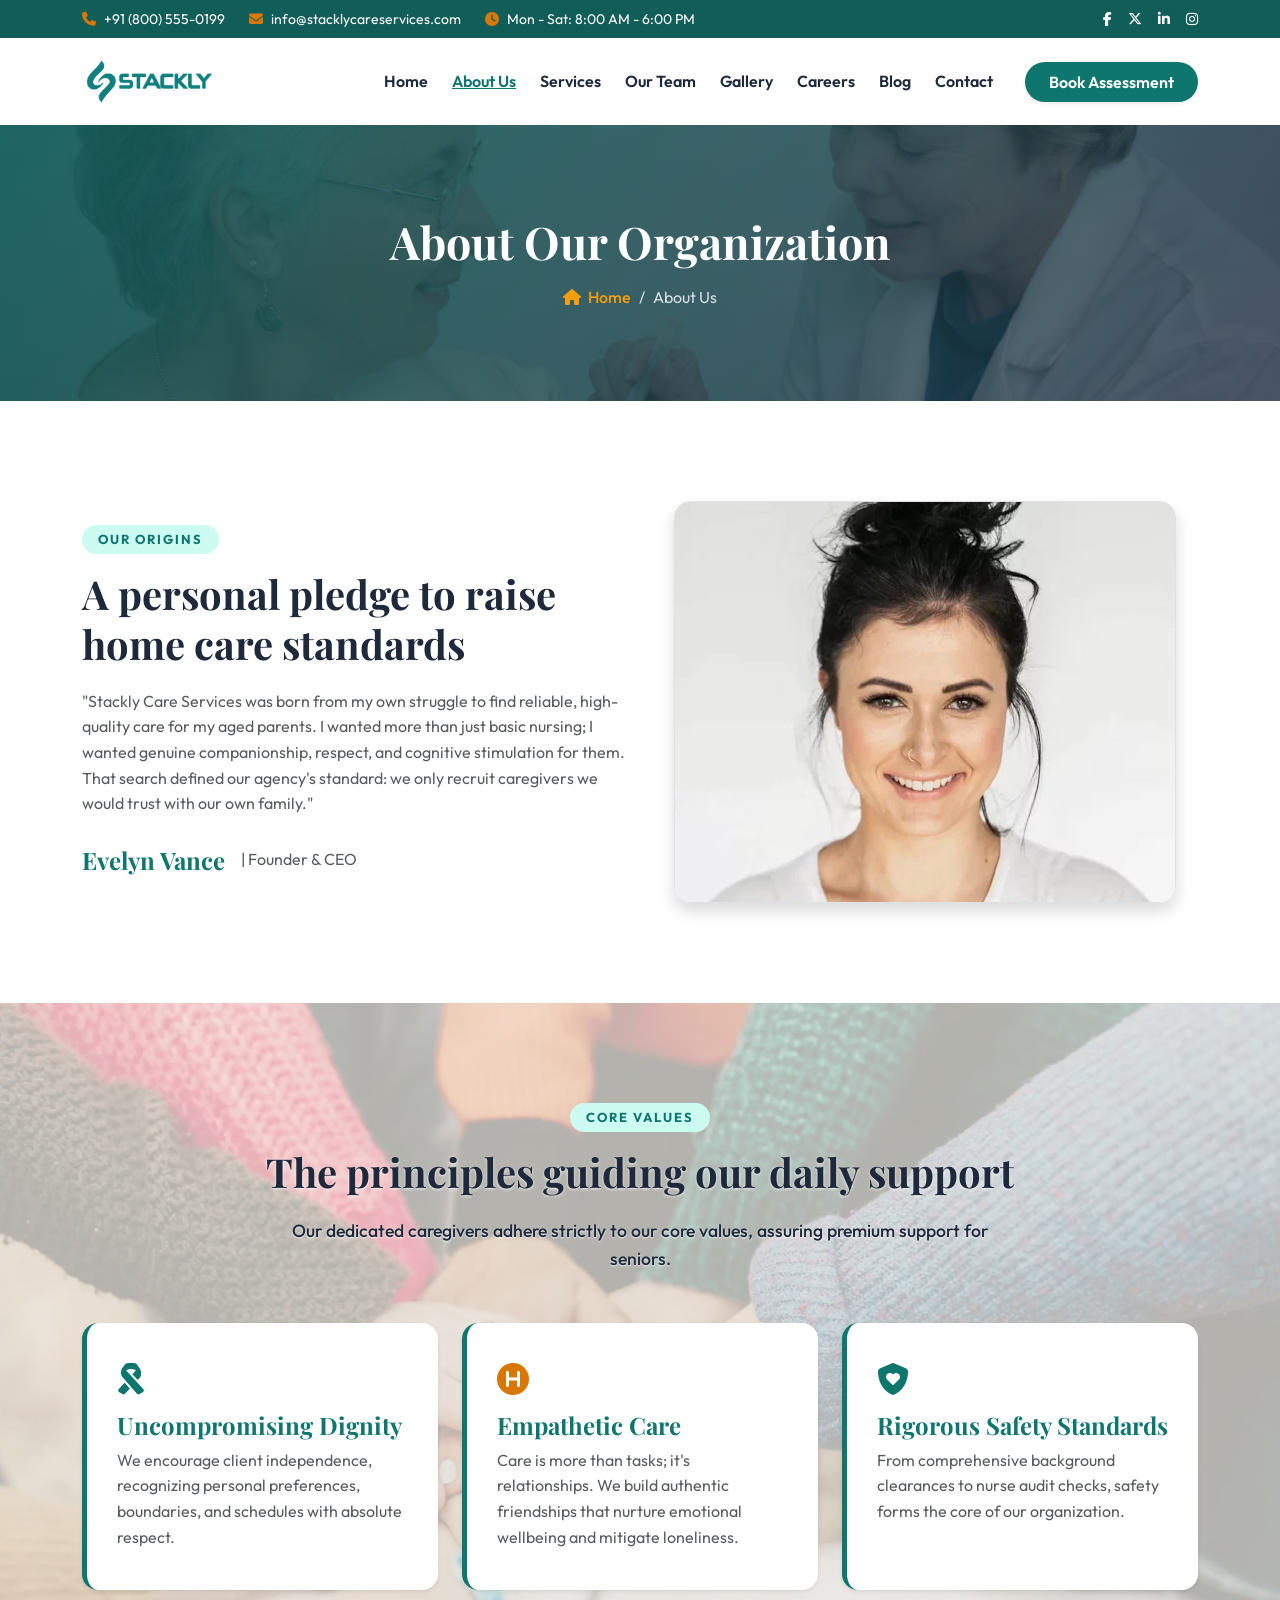
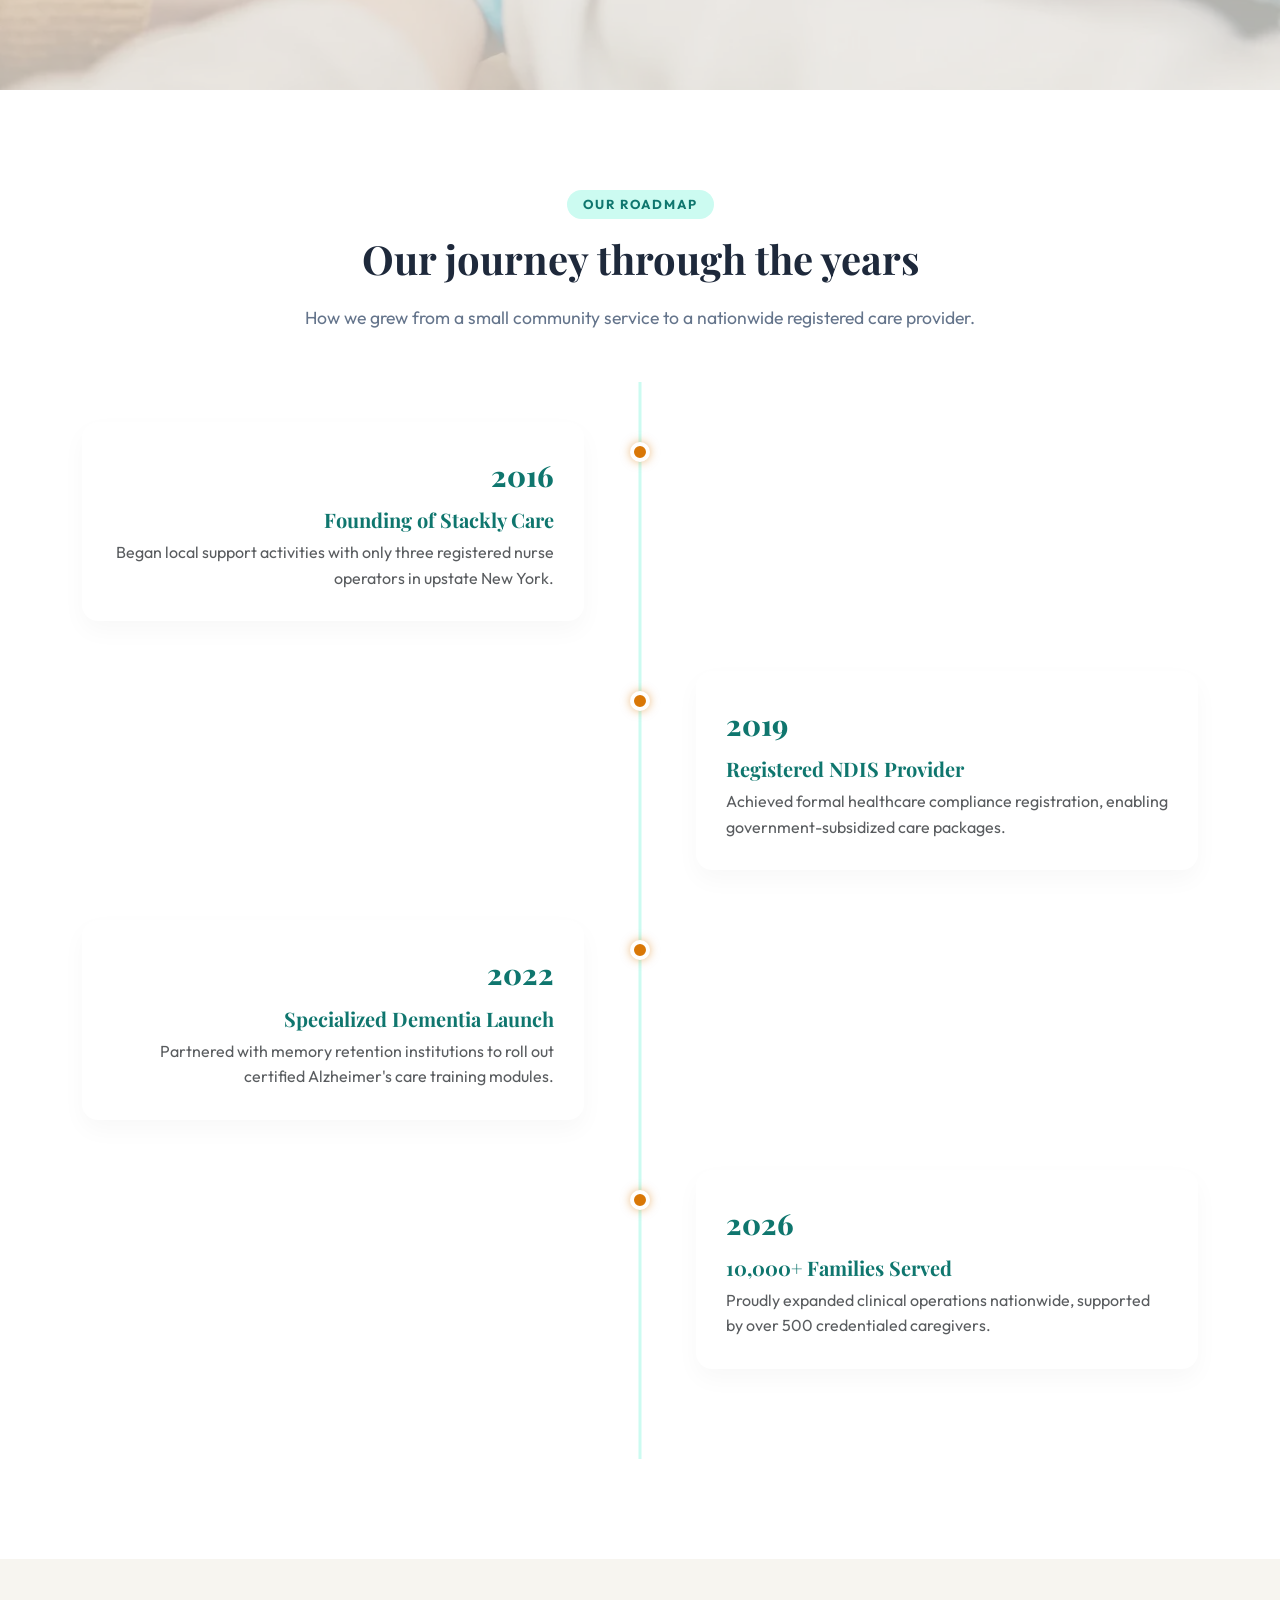
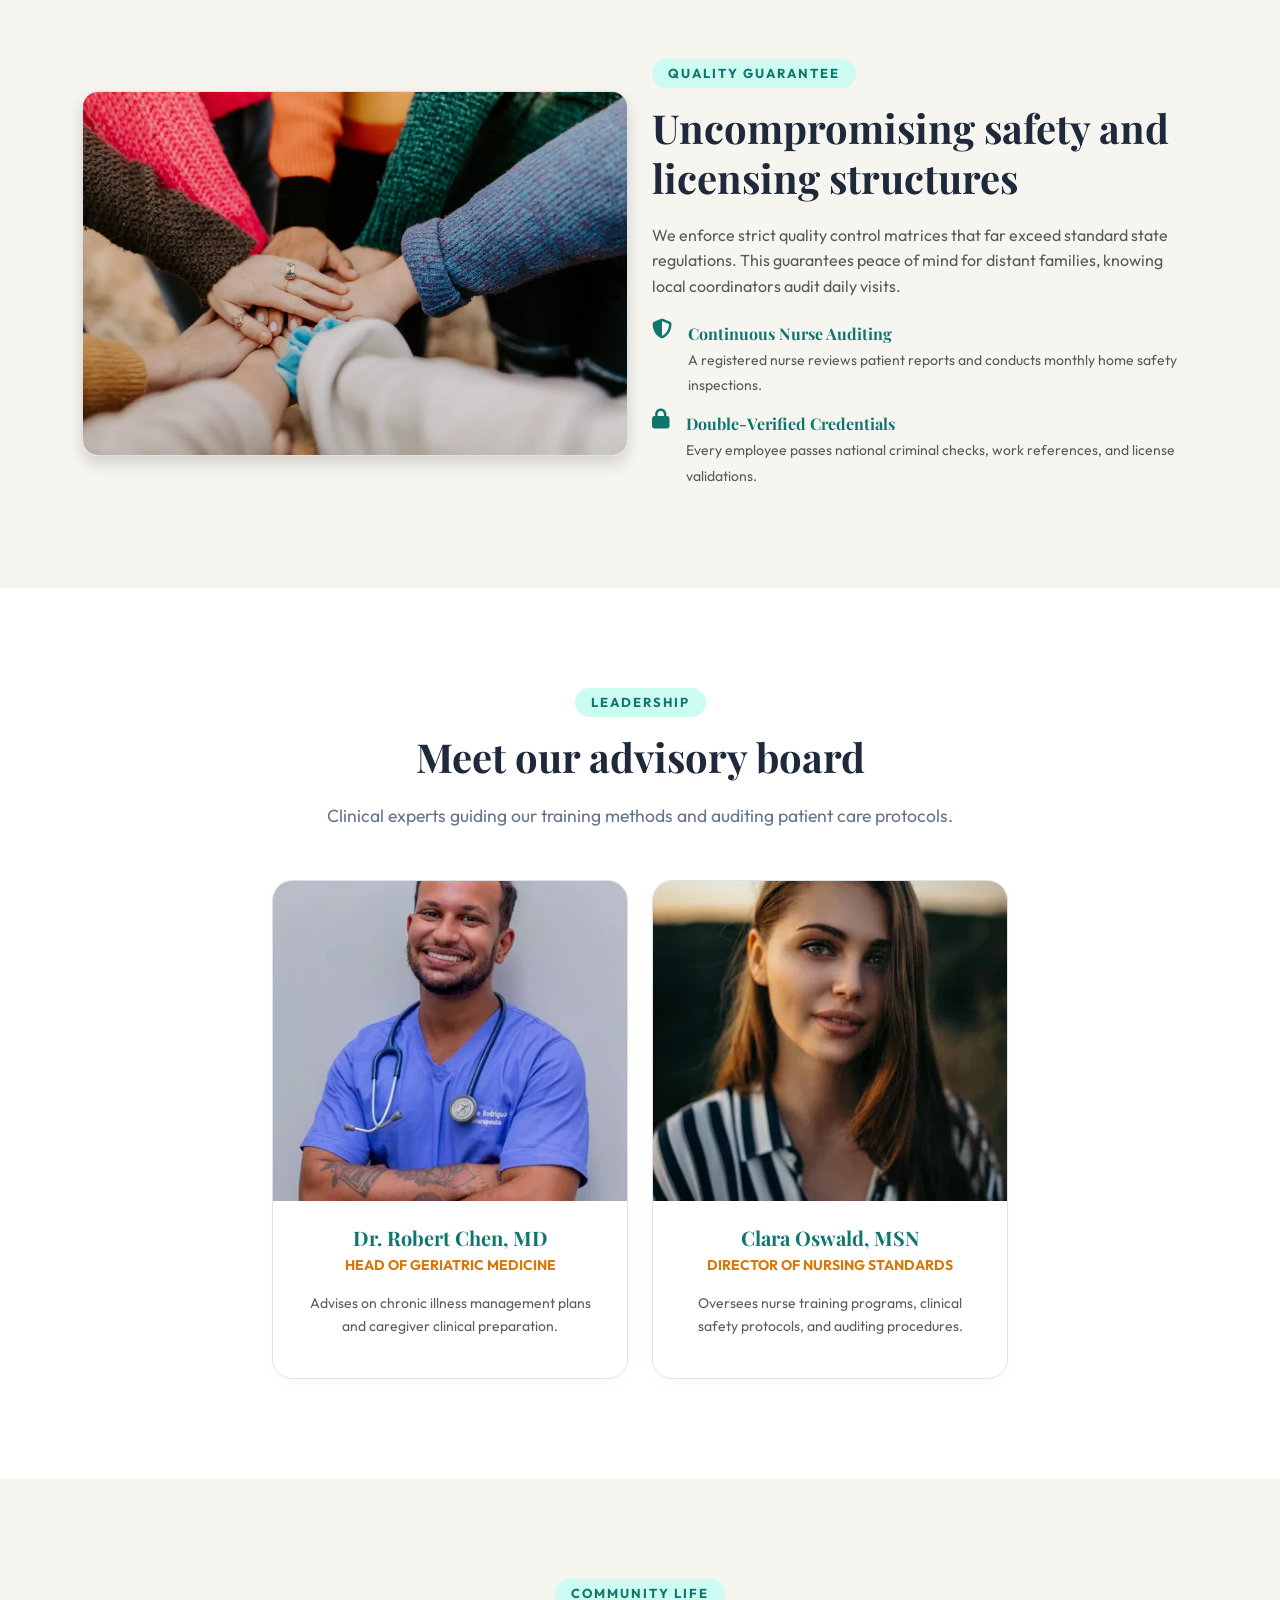
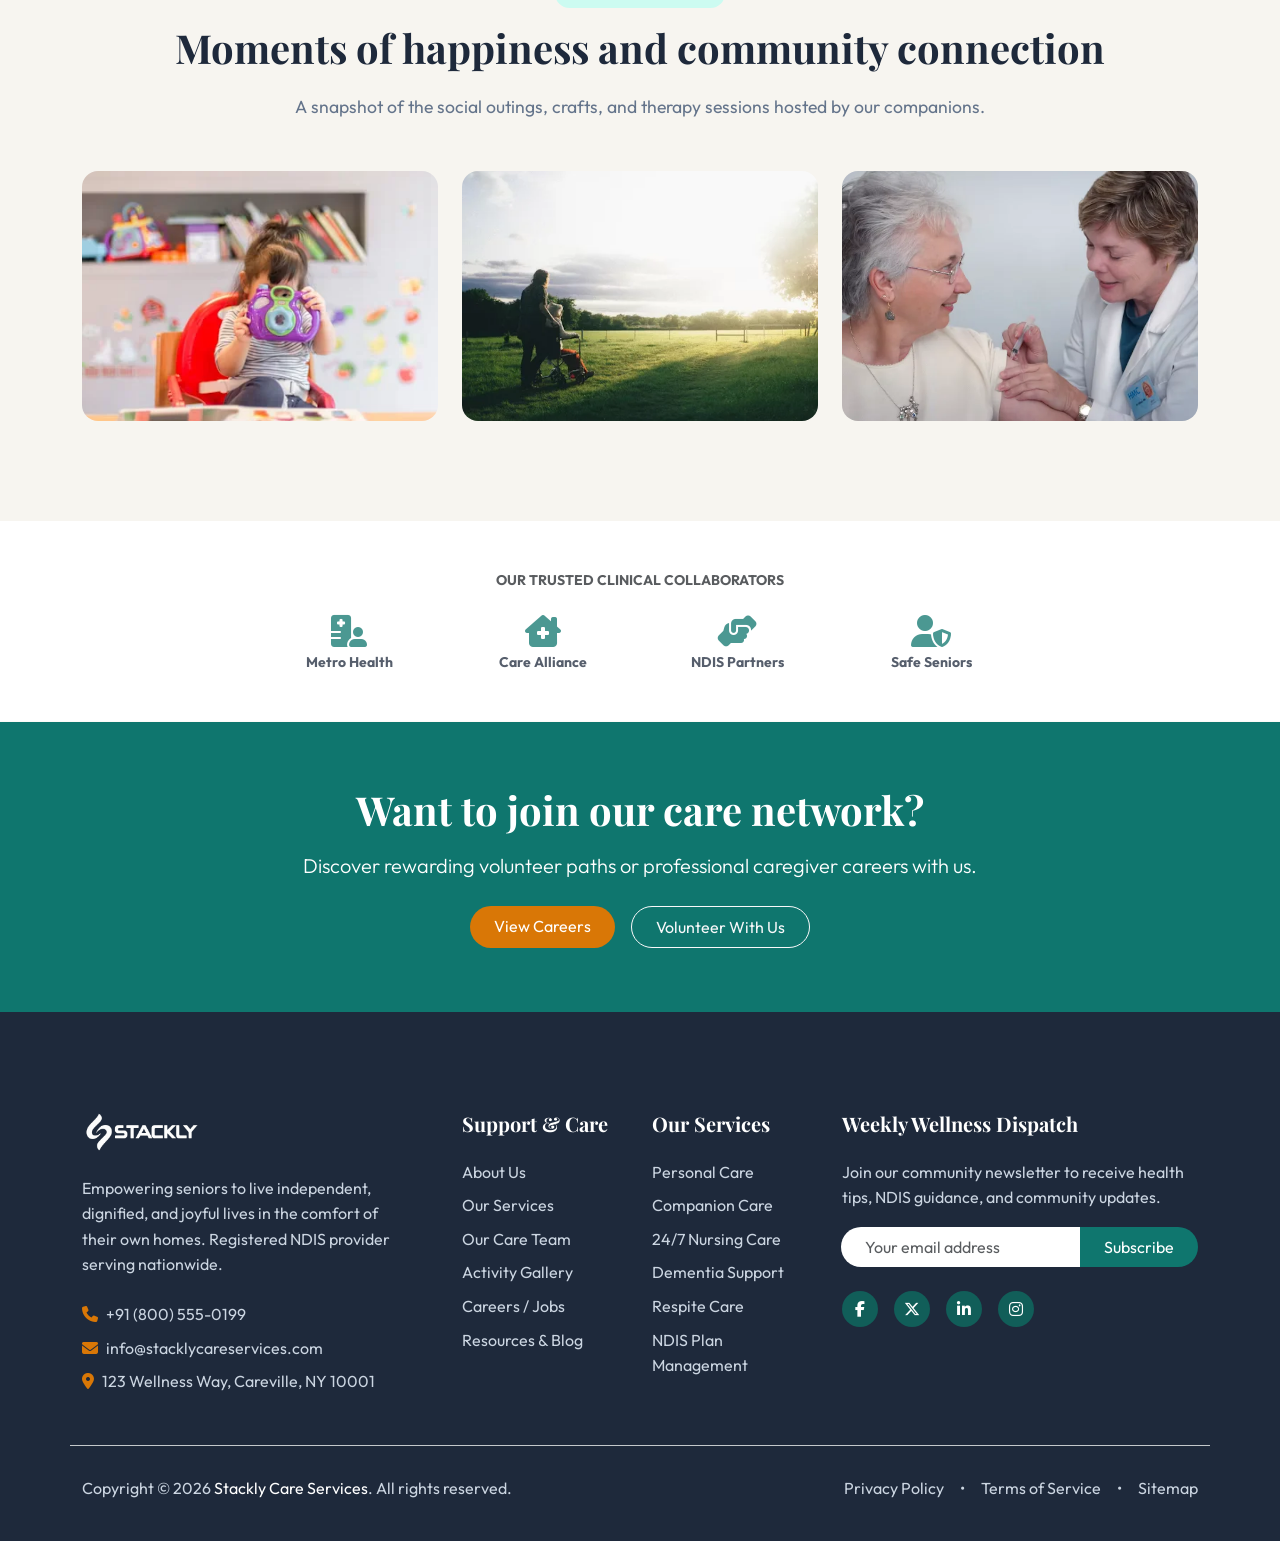
<file: pages/about.html>
<!doctype html>
<html lang="en">
  <head>
    <meta charset="utf-8" />
    <meta http-equiv="x-ua-compatible" content="ie=edge" />
    <meta
      name="description"
      content="About Stackly Care Services - Learn about our mission, founding story, care principles, clinical standards, and leadership team."
    />
    <meta
      name="viewport"
      content="width=device-width, initial-scale=1, shrink-to-fit=no"
    />

    <title>About Us - Stackly Care Services</title>

    <!-- Favicon -->
    <link
      rel="shortcut icon"
      href="../assets/images/logoStackly.webp"
      type="image/webp"
    />

    <!-- Google Fonts & CDN Libraries -->
    <link
      rel="stylesheet"
      href="https://cdn.jsdelivr.net/npm/bootstrap@5.3.3/dist/css/bootstrap.min.css"
    />
    <link
      rel="stylesheet"
      href="https://cdnjs.cloudflare.com/ajax/libs/font-awesome/6.7.2/css/all.min.css"
    />
    <link rel="stylesheet" href="../assets/css/styles.css" />
    <link rel="stylesheet" href="../assets/css/about.css" />
  </head>
  <body>
    <!-- Header loaded dynamically -->
    <div id="xb-header-area"></div>

    <main>
      <!-- 1. Breadcrumb Banner -->
      <section
        class="page-banner text-center"
        style="
          background-image: url(&quot;../assets/images/about/about-banner-image.webp&quot;);
        "
      >
        <div class="container">
          <h2 class="display-5 fw-bold mb-3 font-secondary">
            About Our Organization
          </h2>
          <nav aria-label="breadcrumb">
            <ol class="breadcrumb justify-content-center">
              <li class="breadcrumb-item">
                <a href="../index.html"
                  ><i class="fa-solid fa-house me-1"></i> Home</a
                >
              </li>
              <li class="breadcrumb-item active text-white" aria-current="page">
                About Us
              </li>
            </ol>
          </nav>
        </div>
      </section>

      <!-- 2. Founder's Message -->
      <section class="founder-section py-100 bg-white">
        <div class="container">
          <div class="row align-items-center">
            <div class="col-lg-6 mb-5 mb-lg-0">
              <span class="section-tag">OUR ORIGINS</span>
              <h2 class="section-title">
                A personal pledge to raise home care standards
              </h2>
              <p class="text-muted mb-4">
                "Stackly Care Services was born from my own struggle to find
                reliable, high-quality care for my aged parents. I wanted more
                than just basic nursing; I wanted genuine companionship,
                respect, and cognitive stimulation for them. That search defined
                our agency's standard: we only recruit caregivers we would trust
                with our own family."
              </p>
              <div class="d-flex align-items-center gap-3">
                <div
                  class="founder-signature font-secondary text-teal fs-4 fw-bold"
                >
                  Evelyn Vance
                </div>
                <div class="text-muted">| Founder & CEO</div>
              </div>
            </div>
            <div class="col-lg-6 text-center">
              <img
                src="../assets/images/about/about-founder-image.webp"
                alt="Evelyn Vance, CEO"
                class="img-fluid rounded-4 shadow border"
              />
            </div>
          </div>
        </div>
      </section>

      <!-- 3. Pillars of Care -->
      <section
        class="principles-section py-100 bg-warm has-bg-img"
        style="
          background-image: url(&quot;../assets/images/about/about-principles-section-bg.webp&quot;);
        "
      >
        <div class="container text-center">
          <span class="section-tag">CORE VALUES</span>
          <h2 class="section-title">
            The principles guiding our daily support
          </h2>
          <p class="section-desc">
            Our dedicated caregivers adhere strictly to our core values,
            assuring premium support for seniors.
          </p>

          <div class="row g-4 text-start">
            <div class="col-lg-4">
              <div class="principle-card shadow-sm">
                <i class="fa-solid fa-ribbon text-teal fa-2x mb-3"></i>
                <h4 class="fw-bold text-teal">Uncompromising Dignity</h4>
                <p class="text-muted mb-0">
                  We encourage client independence, recognizing personal
                  preferences, boundaries, and schedules with absolute respect.
                </p>
              </div>
            </div>
            <div class="col-lg-4">
              <div class="principle-card shadow-sm">
                <i class="fa-solid fa-circle-h text-accent fa-2x mb-3"></i>
                <h4 class="fw-bold text-teal">Empathetic Care</h4>
                <p class="text-muted mb-0">
                  Care is more than tasks; it's relationships. We build
                  authentic friendships that nurture emotional wellbeing and
                  mitigate loneliness.
                </p>
              </div>
            </div>
            <div class="col-lg-4">
              <div class="principle-card shadow-sm">
                <i class="fa-solid fa-shield-heart text-teal fa-2x mb-3"></i>
                <h4 class="fw-bold text-teal">Rigorous Safety Standards</h4>
                <p class="text-muted mb-0">
                  From comprehensive background clearances to nurse audit
                  checks, safety forms the core of our organization.
                </p>
              </div>
            </div>
          </div>
        </div>
      </section>

      <!-- 4. Historical Journey (Milestones Timeline) -->
      <section class="journey-section py-100 bg-white">
        <div class="container text-center">
          <span class="section-tag">OUR ROADMAP</span>
          <h2 class="section-title">Our journey through the years</h2>
          <p class="section-desc">
            How we grew from a small community service to a nationwide
            registered care provider.
          </p>

          <div class="timeline-wrap">
            <div class="timeline-item clearfix">
              <div class="timeline-node"></div>
              <div class="timeline-content">
                <div class="timeline-year">2016</div>
                <h5 class="fw-bold text-teal">Founding of Stackly Care</h5>
                <p class="text-muted mb-0">
                  Began local support activities with only three registered
                  nurse operators in upstate New York.
                </p>
              </div>
            </div>
            <div class="timeline-item clearfix">
              <div class="timeline-node"></div>
              <div class="timeline-content">
                <div class="timeline-year">2019</div>
                <h5 class="fw-bold text-teal">Registered NDIS Provider</h5>
                <p class="text-muted mb-0">
                  Achieved formal healthcare compliance registration, enabling
                  government-subsidized care packages.
                </p>
              </div>
            </div>
            <div class="timeline-item clearfix">
              <div class="timeline-node"></div>
              <div class="timeline-content">
                <div class="timeline-year">2022</div>
                <h5 class="fw-bold text-teal">Specialized Dementia Launch</h5>
                <p class="text-muted mb-0">
                  Partnered with memory retention institutions to roll out
                  certified Alzheimer's care training modules.
                </p>
              </div>
            </div>
            <div class="timeline-item clearfix">
              <div class="timeline-node"></div>
              <div class="timeline-content">
                <div class="timeline-year">2026</div>
                <h5 class="fw-bold text-teal">10,000+ Families Served</h5>
                <p class="text-muted mb-0">
                  Proudly expanded clinical operations nationwide, supported by
                  over 500 credentialed caregivers.
                </p>
              </div>
            </div>
          </div>
        </div>
      </section>

      <!-- 5. Quality Assurances & Standards -->
      <section class="standards-section py-100 bg-warm">
        <div class="container">
          <div class="row align-items-center">
            <div class="col-lg-6 mb-5 mb-lg-0">
              <img
                src="../assets/images/about/about-principles-section-bg.webp"
                alt="Auditing nursing standards"
                class="img-fluid rounded-4 shadow border"
              />
            </div>
            <div class="col-lg-6">
              <span class="section-tag">QUALITY GUARANTEE</span>
              <h2 class="section-title">
                Uncompromising safety and licensing structures
              </h2>
              <p class="text-muted mb-4">
                We enforce strict quality control matrices that far exceed
                standard state regulations. This guarantees peace of mind for
                distant families, knowing local coordinators audit daily visits.
              </p>
              <div class="d-flex flex-column gap-3">
                <div class="d-flex align-items-start gap-3">
                  <i class="fa-solid fa-shield-halved text-teal fa-lg mt-1"></i>
                  <div>
                    <h6 class="fw-bold text-teal mb-1">
                      Continuous Nurse Auditing
                    </h6>
                    <small class="text-muted"
                      >A registered nurse reviews patient reports and conducts
                      monthly home safety inspections.</small
                    >
                  </div>
                </div>
                <div class="d-flex align-items-start gap-3">
                  <i class="fa-solid fa-lock text-teal fa-lg mt-1"></i>
                  <div>
                    <h6 class="fw-bold text-teal mb-1">
                      Double-Verified Credentials
                    </h6>
                    <small class="text-muted"
                      >Every employee passes national criminal checks, work
                      references, and license validations.</small
                    >
                  </div>
                </div>
              </div>
            </div>
          </div>
        </div>
      </section>

      <!-- 6. Executive Board / Clinical Advisors -->
      <section class="board-section py-100 bg-white">
        <div class="container text-center">
          <span class="section-tag">LEADERSHIP</span>
          <h2 class="section-title">Meet our advisory board</h2>
          <p class="section-desc">
            Clinical experts guiding our training methods and auditing patient
            care protocols.
          </p>

          <div class="row g-4 text-start justify-content-center">
            <div class="col-lg-4 col-md-6">
              <div class="board-card hover-lift border">
                <div
                  class="board-img"
                  style="
                    background-image: url(&quot;../assets/images/about/about-advisor-1.webp&quot;);
                  "
                ></div>
                <div class="board-body text-center">
                  <h5 class="fw-bold text-teal mb-1">Dr. Robert Chen, MD</h5>
                  <small class="text-accent fw-bold text-uppercase d-block mb-3"
                    >Head of Geriatric Medicine</small
                  >
                  <p class="text-muted small">
                    Advises on chronic illness management plans and caregiver
                    clinical preparation.
                  </p>
                </div>
              </div>
            </div>
            <div class="col-lg-4 col-md-6">
              <div class="board-card hover-lift border">
                <div
                  class="board-img"
                  style="
                    background-image: url(&quot;../assets/images/home/home-caregiver-card-1.webp&quot;);
                  "
                ></div>
                <div class="board-body text-center">
                  <h5 class="fw-bold text-teal mb-1">Clara Oswald, MSN</h5>
                  <small class="text-accent fw-bold text-uppercase d-block mb-3"
                    >Director of Nursing Standards</small
                  >
                  <p class="text-muted small">
                    Oversees nurse training programs, clinical safety protocols,
                    and auditing procedures.
                  </p>
                </div>
              </div>
            </div>
          </div>
        </div>
      </section>

      <!-- 7. Daily Activity Gallery -->
      <section class="gallery-section py-100 bg-warm">
        <div class="container text-center">
          <span class="section-tag">COMMUNITY LIFE</span>
          <h2 class="section-title">
            Moments of happiness and community connection
          </h2>
          <p class="section-desc">
            A snapshot of the social outings, crafts, and therapy sessions
            hosted by our companions.
          </p>

          <div class="row g-4 text-start">
            <div class="col-md-4">
              <div
                class="gallery-item-card"
                style="
                  background-image: url(&quot;../assets/images/home/home-services-section-img-2.webp&quot;);
                "
              >
                <div class="gallery-overlay">
                  <div>
                    <h6 class="fw-bold mb-1">Art & Craft Therapy</h6>
                    <small class="opacity-75"
                      >Enhancing motor skills and creative expression.</small
                    >
                  </div>
                </div>
              </div>
            </div>
            <div class="col-md-4">
              <div
                class="gallery-item-card"
                style="
                  background-image: url(&quot;../assets/images/home/home-who-we-are-img1.webp&quot;);
                "
              >
                <div class="gallery-overlay">
                  <div>
                    <h6 class="fw-bold mb-1">Outdoor Garden Walks</h6>
                    <small class="opacity-75"
                      >Connecting with nature and active muscle motion.</small
                    >
                  </div>
                </div>
              </div>
            </div>
            <div class="col-md-4">
              <div
                class="gallery-item-card"
                style="
                  background-image: url(&quot;../assets/images/home/home-hero-section-image.webp&quot;);
                "
              >
                <div class="gallery-overlay">
                  <div>
                    <h6 class="fw-bold mb-1">Board Game Sessions</h6>
                    <small class="opacity-75"
                      >Stimulating memory retention and strategic
                      thinking.</small
                    >
                  </div>
                </div>
              </div>
            </div>
          </div>
        </div>
      </section>

      <!-- 8. Volunteer & Corporate Partner Network -->
      <section class="partners-section py-5 bg-white">
        <div class="container text-center">
          <span class="text-uppercase fw-bold text-muted small d-block mb-4"
            >OUR TRUSTED CLINICAL COLLABORATORS</span
          >
          <div
            class="row align-items-center justify-content-center g-5 opacity-75"
          >
            <div class="col-4 col-md-2">
              <i class="fa-solid fa-hospital-user fa-2x text-teal"></i>
              <span class="d-block small fw-bold">Metro Health</span>
            </div>
            <div class="col-4 col-md-2">
              <i class="fa-solid fa-house-chimney-medical fa-2x text-teal"></i>
              <span class="d-block small fw-bold">Care Alliance</span>
            </div>
            <div class="col-4 col-md-2">
              <i class="fa-solid fa-handshake-angle fa-2x text-teal"></i>
              <span class="d-block small fw-bold">NDIS Partners</span>
            </div>
            <div class="col-4 col-md-2">
              <i class="fa-solid fa-user-shield fa-2x text-teal"></i>
              <span class="d-block small fw-bold">Safe Seniors</span>
            </div>
          </div>
        </div>
      </section>

      <!-- 9. Final CTA Banner -->
      <section class="cta-banner py-5 text-white text-center bg-teal">
        <div class="container py-3">
          <h3 class="display-6 fw-bold mb-3 font-secondary">
            Want to join our care network?
          </h3>
          <p class="lead mb-4">
            Discover rewarding volunteer paths or professional caregiver careers
            with us.
          </p>
          <div class="d-flex justify-content-center gap-3">
            <a href="#" class="btn btn-accent rounded-pill px-4 py-2 hover-lift"
              >View Careers</a
            >
            <a
              href="#"
              class="btn btn-outline-light rounded-pill px-4 py-2 hover-lift"
              >Volunteer With Us</a
            >
          </div>
        </div>
      </section>
    </main>

    <!-- Footer loaded dynamically -->
    <div id="xb-footer-area"></div>

    <!-- Scripts -->
    <script src="https://code.jquery.com/jquery-3.7.1.min.js"></script>
    <script src="https://cdn.jsdelivr.net/npm/bootstrap@5.3.3/dist/js/bootstrap.bundle.min.js"></script>
    <script src="../assets/js/script.js"></script>
  </body>
</html>
</file>
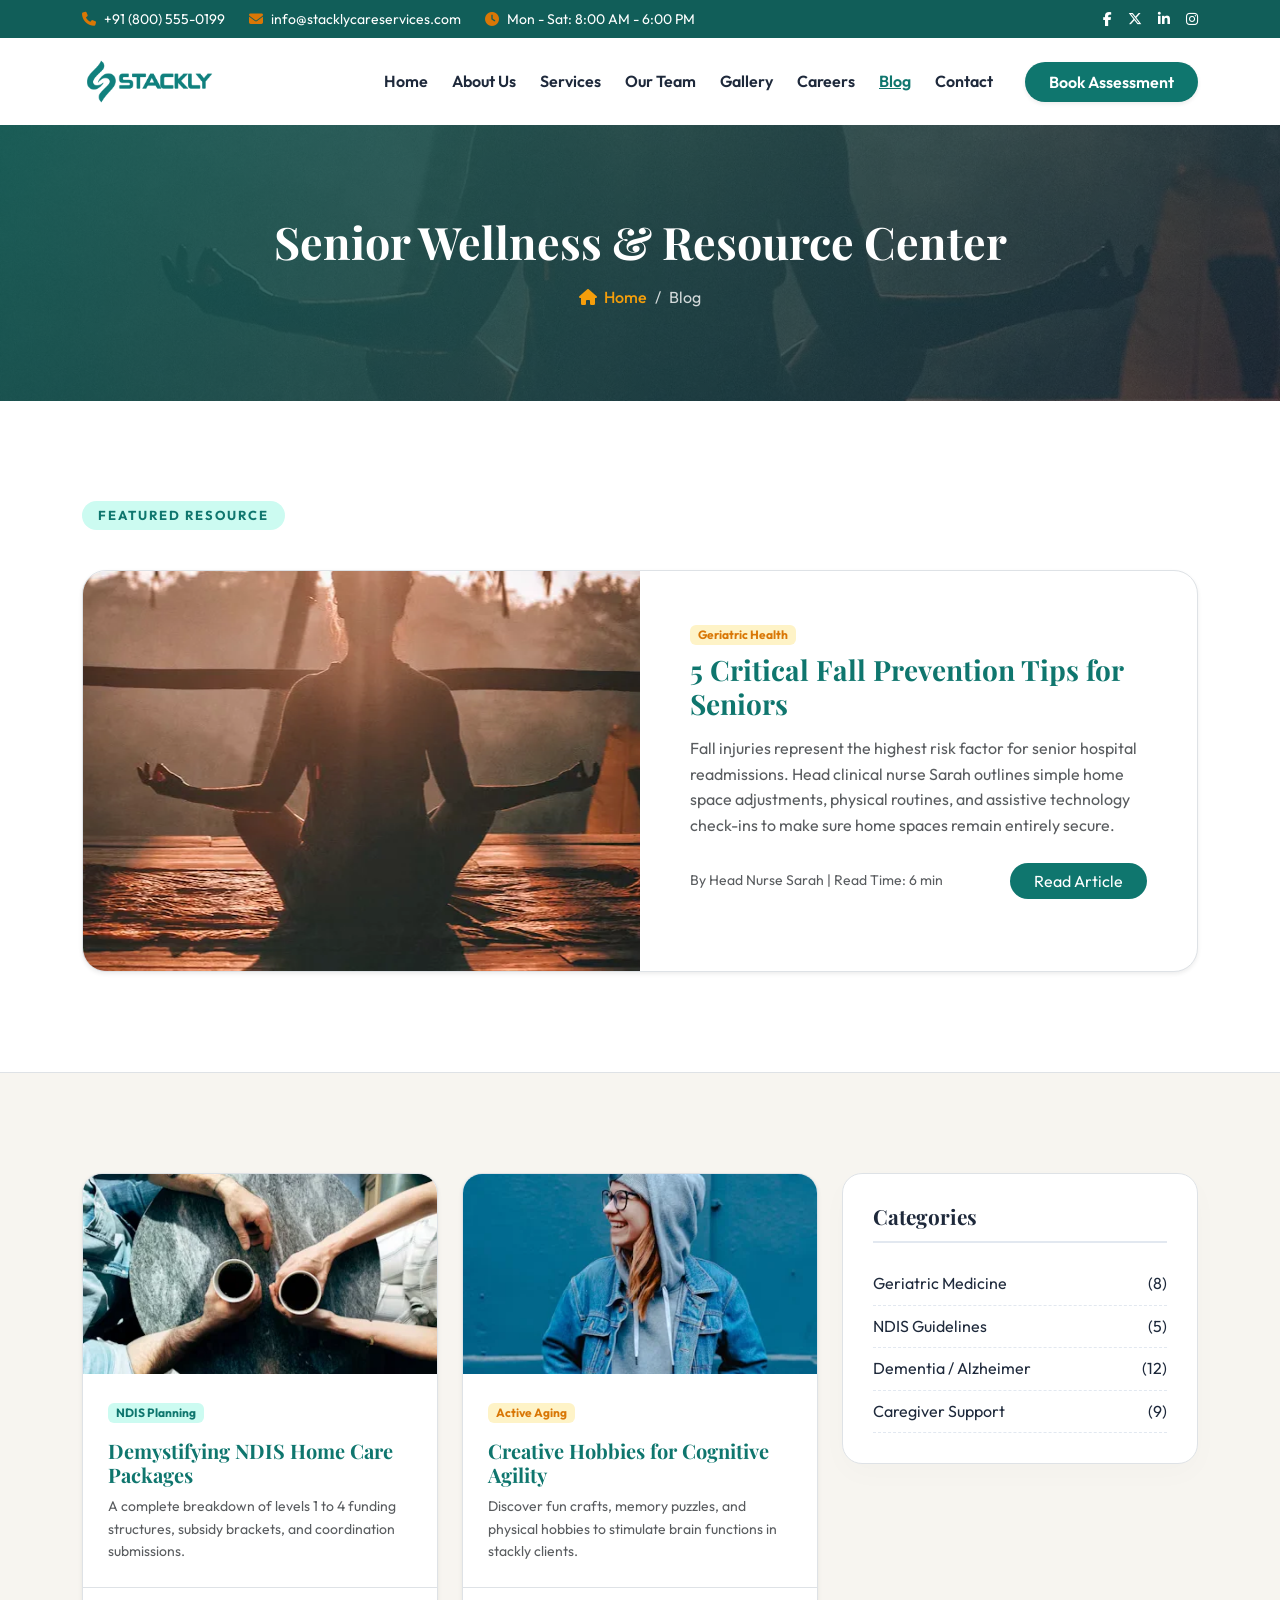
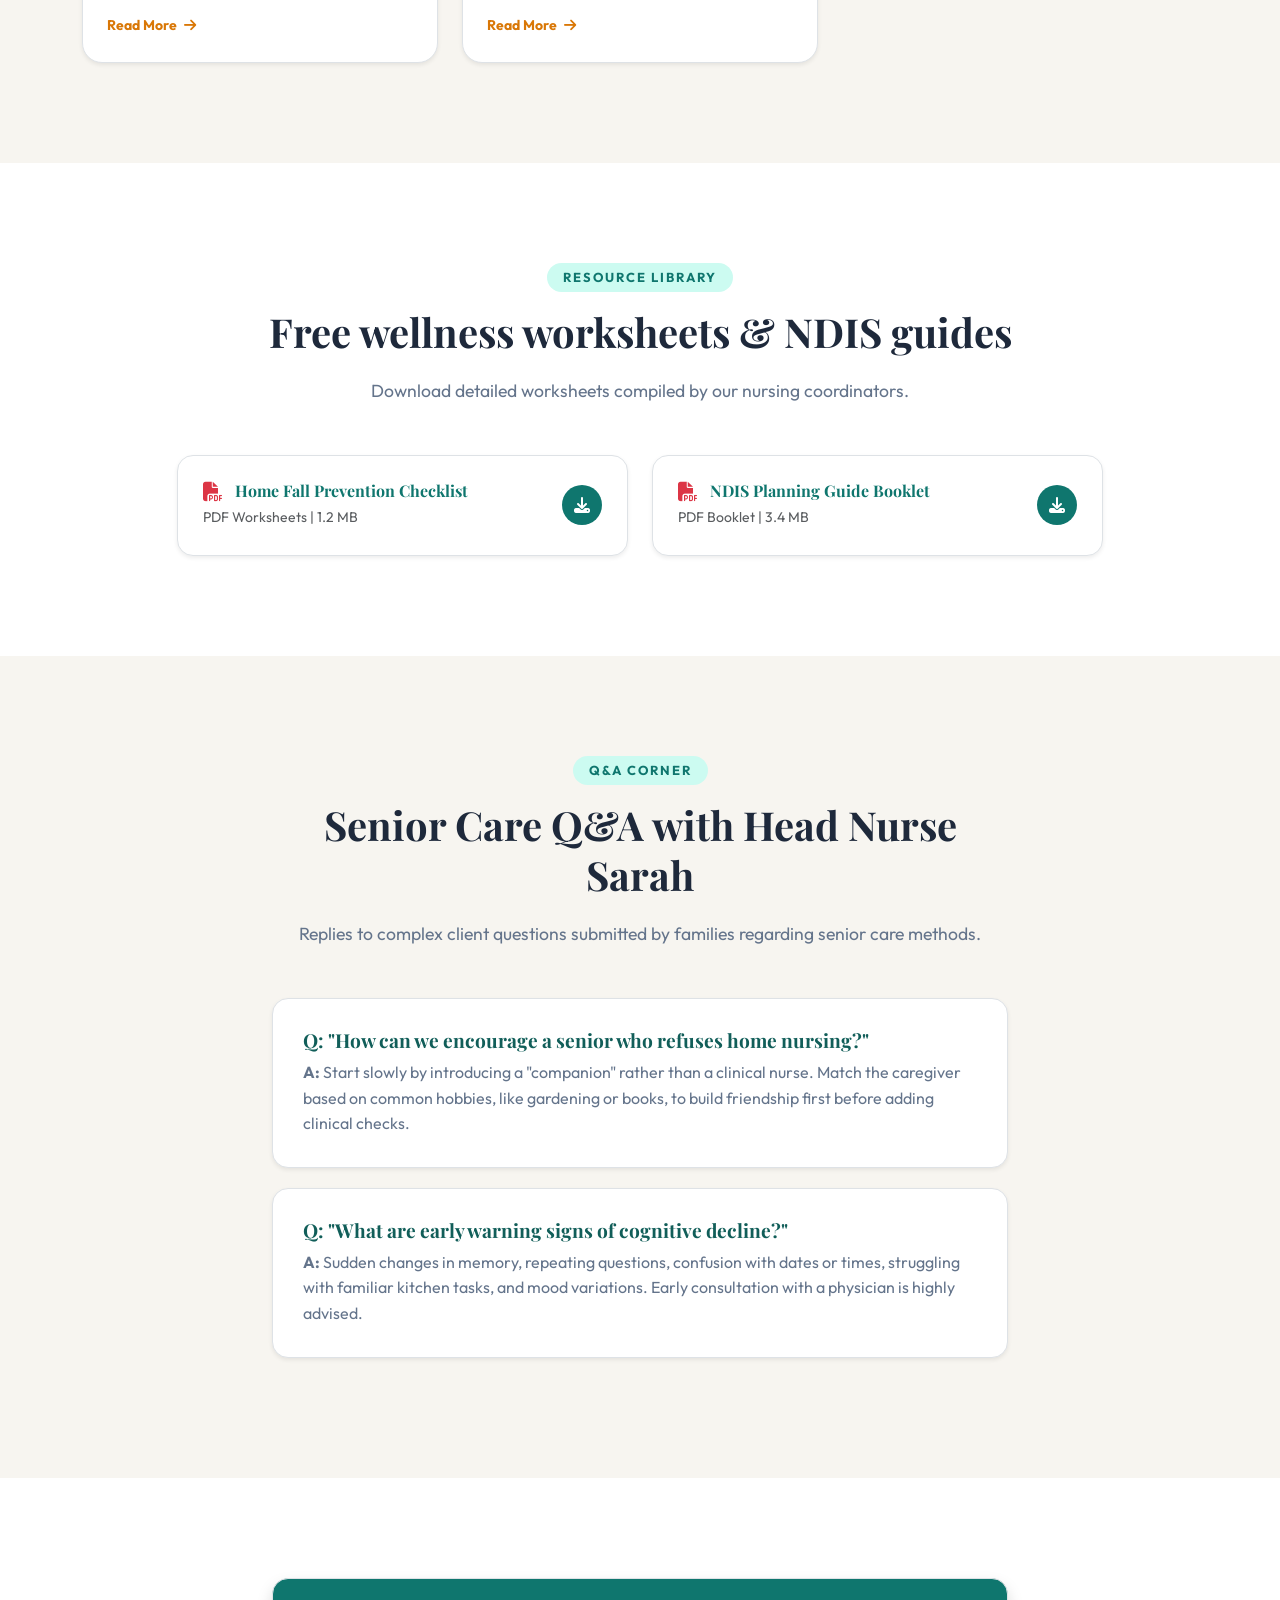
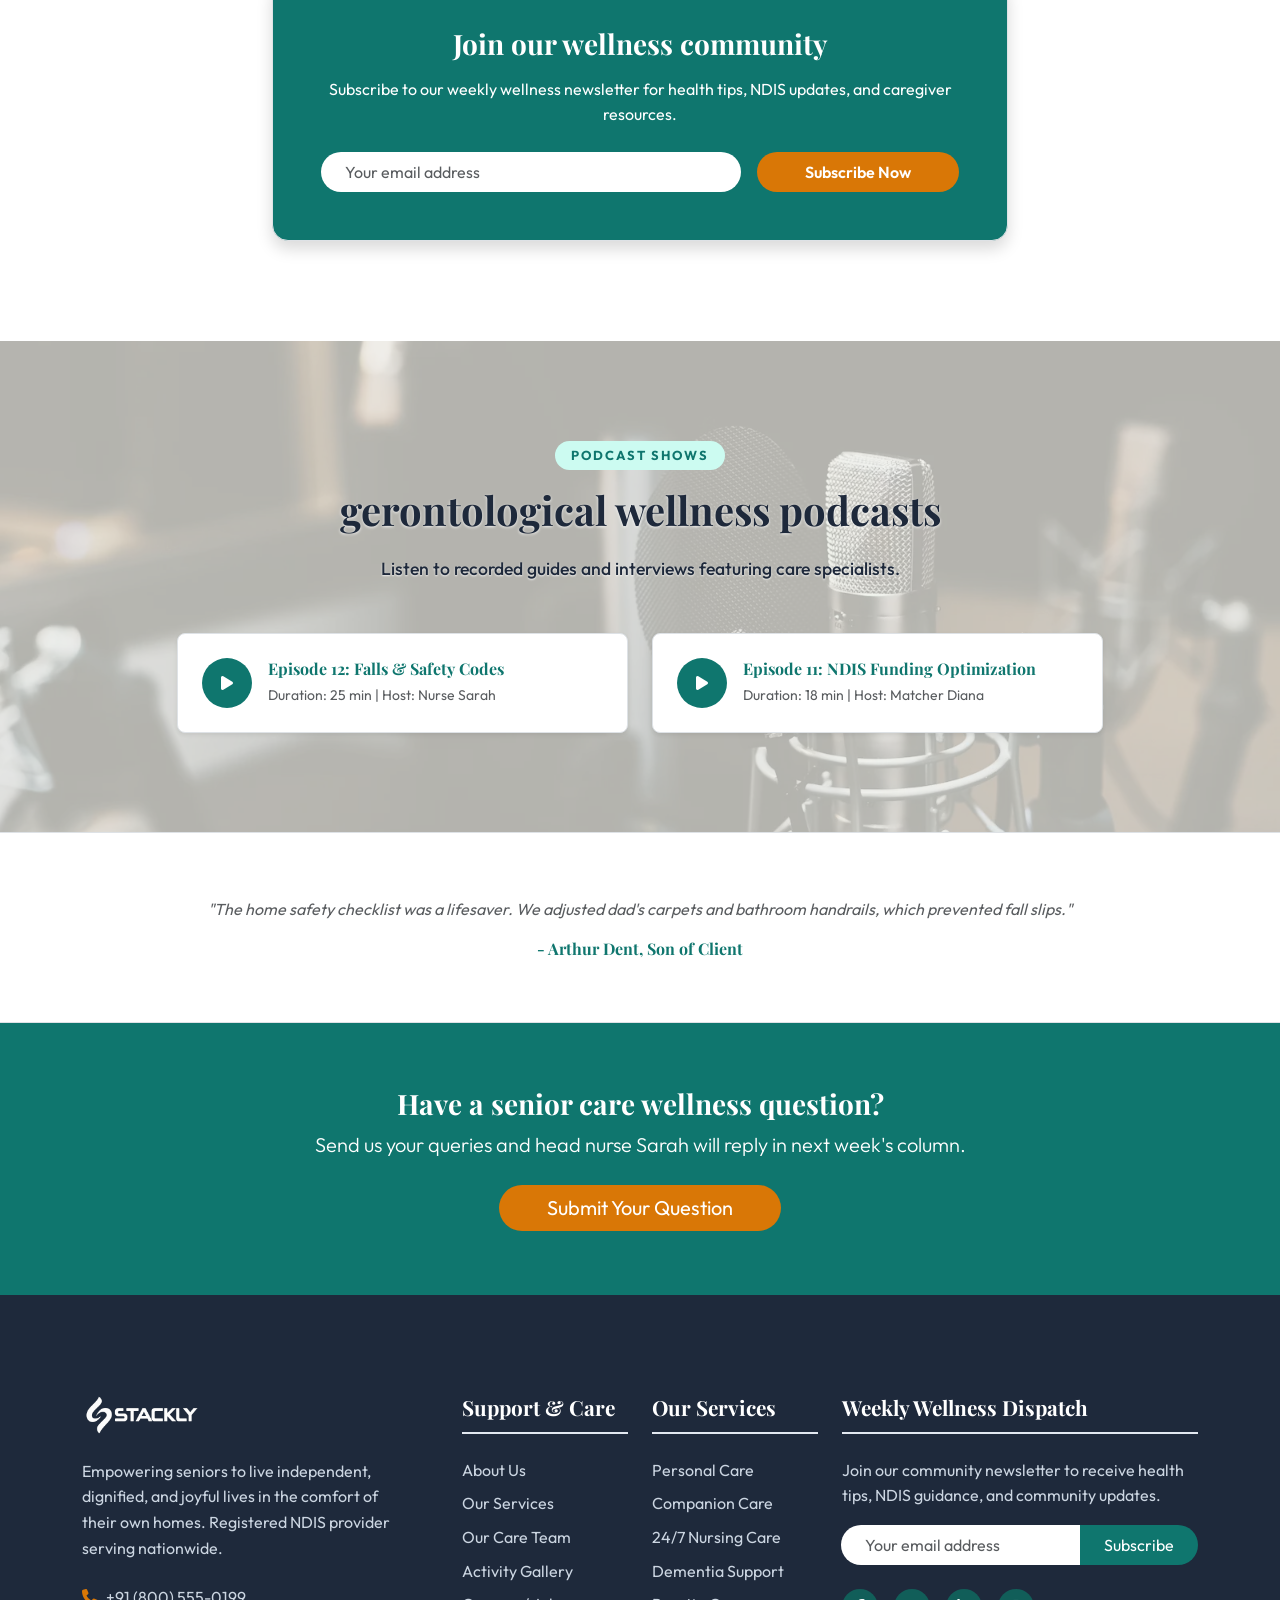
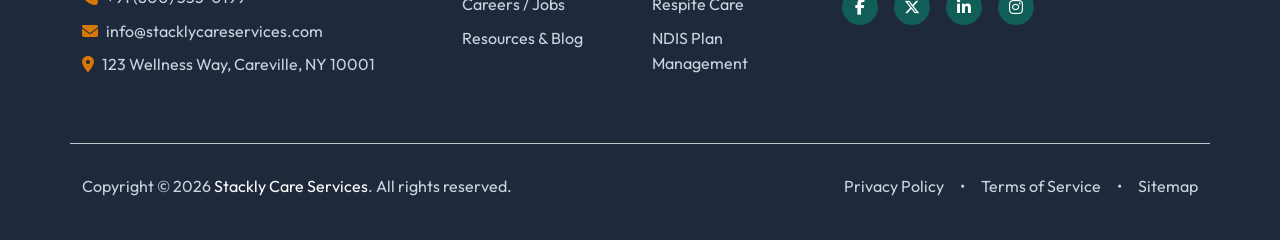
<file: pages/blog.html>
<!doctype html>
<html lang="en">
  <head>
    <meta charset="utf-8" />
    <meta http-equiv="x-ua-compatible" content="ie=edge" />
    <meta
      name="description"
      content="Senior Wellness Resources & Blog - Stackly Care Services. View caregiver tips, NDIS guides, and geriatric wellness updates."
    />
    <meta
      name="viewport"
      content="width=device-width, initial-scale=1, shrink-to-fit=no"
    />

    <title>Senior Wellness Blog & Resources - Stackly Care Services</title>

    <!-- Favicon -->
    <link
      rel="shortcut icon"
      href="../assets/images/logoStackly.webp"
      type="image/webp"
    />

    <!-- Google Fonts & CDN Libraries -->
    <link
      rel="stylesheet"
      href="https://cdn.jsdelivr.net/npm/bootstrap@5.3.3/dist/css/bootstrap.min.css"
    />
    <link
      rel="stylesheet"
      href="https://cdnjs.cloudflare.com/ajax/libs/font-awesome/6.7.2/css/all.min.css"
    />
    <link rel="stylesheet" href="../assets/css/styles.css" />
    <link rel="stylesheet" href="../assets/css/blog.css" />
  </head>
  <body>
    <!-- Header loaded dynamically -->
    <div id="xb-header-area"></div>

    <main>
      <!-- 1. Breadcrumb Banner -->
      <section
        class="page-banner text-center"
        style="
          background-image: url(&quot;../assets/images/blog/blog-banner-image.webp&quot;);
        "
      >
        <div class="container">
          <h2 class="display-5 fw-bold mb-3 font-secondary">
            Senior Wellness & Resource Center
          </h2>
          <nav aria-label="breadcrumb">
            <ol class="breadcrumb justify-content-center">
              <li class="breadcrumb-item">
                <a href="../index.html"
                  ><i class="fa-solid fa-house me-1"></i> Home</a
                >
              </li>
              <li class="breadcrumb-item active text-white" aria-current="page">
                Blog
              </li>
            </ol>
          </nav>
        </div>
      </section>

      <!-- 2. Featured Post Spotlight -->
      <section class="featured-section py-100 bg-white">
        <div class="container">
          <span class="section-tag mb-4">FEATURED RESOURCE</span>
          <div class="featured-post-card border shadow-sm mt-3">
            <div class="row g-0">
              <div
                class="col-lg-6 featured-post-img"
                style="
                  background-image: url(&quot;../assets/images/blog/blog-featured-post-img.webp&quot;);
                "
              ></div>
              <div class="col-lg-6">
                <div class="featured-post-body">
                  <span class="badge bg-accent-xlight text-accent mb-2"
                    >Geriatric Health</span
                  >
                  <h3 class="fw-bold text-teal font-secondary mb-3">
                    5 Critical Fall Prevention Tips for Seniors
                  </h3>
                  <p class="text-muted mb-4">
                    Fall injuries represent the highest risk factor for senior
                    hospital readmissions. Head clinical nurse Sarah outlines
                    simple home space adjustments, physical routines, and
                    assistive technology check-ins to make sure home spaces
                    remain entirely secure.
                  </p>
                  <div
                    class="d-flex justify-content-between align-items-center"
                  >
                    <div class="text-muted small">
                      By Head Nurse Sarah | Read Time: 6 min
                    </div>
                    <a
                      href="#"
                      class="btn btn-teal rounded-pill px-4"
                      onclick="
                        event.preventDefault();
                        const originalText = this.innerHTML;
                        this.innerHTML =
                          '<i class=&quot;fa-solid fa-spinner fa-spin me-1&quot;></i> Loading...';
                        setTimeout(() => {
                          this.innerHTML = originalText;
                        }, 1200);
                      "
                      >Read Article</a
                    >
                  </div>
                </div>
              </div>
            </div>
          </div>
        </div>
      </section>

      <!-- 3. Blog Grid with Sidebar -->
      <section
        class="blog-grid-section py-100 bg-warm border-top border-bottom"
      >
        <div class="container">
          <div class="row">
            <div class="col-lg-8 mb-5 mb-lg-0">
              <div class="row g-4">
                <div class="col-md-6">
                  <div
                    class="blog-card shadow-sm border h-100 d-flex flex-column justify-content-between"
                  >
                    <div>
                      <div
                        class="blog-card-img"
                        style="
                          background-image: url(&quot;../assets/images/blog/blog-card-img-1.webp&quot;);
                        "
                      ></div>
                      <div class="blog-card-body">
                        <span class="badge bg-teal-xlight text-teal mb-2"
                          >NDIS Planning</span
                        >
                        <h5 class="fw-bold text-teal mt-2">
                          Demystifying NDIS Home Care Packages
                        </h5>
                        <p class="text-muted small mb-0">
                          A complete breakdown of levels 1 to 4 funding
                          structures, subsidy brackets, and coordination
                          submissions.
                        </p>
                      </div>
                    </div>
                    <div class="p-4 border-top">
                      <a
                        href="#"
                        class="text-accent fw-bold text-decoration-none small"
                        >Read More <i class="fa-solid fa-arrow-right ms-1"></i
                      ></a>
                    </div>
                  </div>
                </div>
                <div class="col-md-6">
                  <div
                    class="blog-card shadow-sm border h-100 d-flex flex-column justify-content-between"
                  >
                    <div>
                      <div
                        class="blog-card-img"
                        style="
                          background-image: url(&quot;../assets/images/blog/blog-card-img-2.webp&quot;);
                        "
                      ></div>
                      <div class="blog-card-body">
                        <span class="badge bg-accent-xlight text-accent mb-2"
                          >Active Aging</span
                        >
                        <h5 class="fw-bold text-teal mt-2">
                          Creative Hobbies for Cognitive Agility
                        </h5>
                        <p class="text-muted small mb-0">
                          Discover fun crafts, memory puzzles, and physical
                          hobbies to stimulate brain functions in stackly
                          clients.
                        </p>
                      </div>
                    </div>
                    <div class="p-4 border-top">
                      <a
                        href="#"
                        class="text-accent fw-bold text-decoration-none small"
                        >Read More <i class="fa-solid fa-arrow-right ms-1"></i
                      ></a>
                    </div>
                  </div>
                </div>
              </div>
            </div>

            <div class="col-lg-4">
              <div class="sidebar-widget border">
                <h5 class="widget-title">Categories</h5>
                <div class="category-list">
                  <a href="#!" onclick="event.preventDefault()"
                    >Geriatric Medicine <span>(8)</span></a
                  >
                  <a href="#!" onclick="event.preventDefault()"
                    >NDIS Guidelines <span>(5)</span></a
                  >
                  <a href="#!" onclick="event.preventDefault()"
                    >Dementia / Alzheimer <span>(12)</span></a
                  >
                  <a href="#!" onclick="event.preventDefault()"
                    >Caregiver Support <span>(9)</span></a
                  >
                </div>
              </div>
            </div>
          </div>
        </div>
      </section>

      <!-- 4. PDF Downloads (Resource Library) -->
      <section class="downloads-section py-100 bg-white">
        <div class="container text-center">
          <span class="section-tag">RESOURCE LIBRARY</span>
          <h2 class="section-title">Free wellness worksheets & NDIS guides</h2>
          <p class="section-desc">
            Download detailed worksheets compiled by our nursing coordinators.
          </p>

          <div class="row g-4 justify-content-center text-start">
            <div class="col-lg-5 col-md-6">
              <div class="resource-download-card border shadow-sm">
                <div>
                  <h6 class="fw-bold text-teal mb-1">
                    <i class="fa-solid fa-file-pdf text-danger fa-lg me-2"></i>
                    Home Fall Prevention Checklist
                  </h6>
                  <small class="text-muted">PDF Worksheets | 1.2 MB</small>
                </div>
                <a
                  href="../404.html"
                  class="btn btn-teal rounded-circle d-flex align-items-center justify-content-center"
                  style="width: 40px; height: 40px"
                  ><i class="fa-solid fa-download"></i
                ></a>
              </div>
            </div>
            <div class="col-lg-5 col-md-6">
              <div class="resource-download-card border shadow-sm">
                <div>
                  <h6 class="fw-bold text-teal mb-1">
                    <i class="fa-solid fa-file-pdf text-danger fa-lg me-2"></i>
                    NDIS Planning Guide Booklet
                  </h6>
                  <small class="text-muted">PDF Booklet | 3.4 MB</small>
                </div>
                <a
                  href="../404.html"
                  class="btn btn-teal rounded-circle d-flex align-items-center justify-content-center"
                  style="width: 40px; height: 40px"
                  ><i class="fa-solid fa-download"></i
                ></a>
              </div>
            </div>
          </div>
        </div>
      </section>

      <!-- 5. Expert Nurse Q&A Corner -->
      <section class="qa-section py-100 bg-warm">
        <div class="container">
          <div class="row justify-content-center text-center">
            <div class="col-lg-8">
              <span class="section-tag">Q&A CORNER</span>
              <h2 class="section-title">
                Senior Care Q&A with Head Nurse Sarah
              </h2>
              <p class="section-desc">
                Replies to complex client questions submitted by families
                regarding senior care methods.
              </p>

              <div class="qa-card text-start border shadow-sm">
                <h5 class="qa-q mb-2">
                  Q: "How can we encourage a senior who refuses home nursing?"
                </h5>
                <p class="qa-a mb-0">
                  <strong>A:</strong> Start slowly by introducing a "companion"
                  rather than a clinical nurse. Match the caregiver based on
                  common hobbies, like gardening or books, to build friendship
                  first before adding clinical checks.
                </p>
              </div>
              <div class="qa-card text-start border shadow-sm">
                <h5 class="qa-q mb-2">
                  Q: "What are early warning signs of cognitive decline?"
                </h5>
                <p class="qa-a mb-0">
                  <strong>A:</strong> Sudden changes in memory, repeating
                  questions, confusion with dates or times, struggling with
                  familiar kitchen tasks, and mood variations. Early
                  consultation with a physician is highly advised.
                </p>
              </div>
            </div>
          </div>
        </div>
      </section>

      <!-- 6. Wellness Newsletter Card -->
      <section class="newsletter-section py-100 bg-white">
        <div class="container">
          <div class="row justify-content-center">
            <div class="col-lg-8">
              <div
                class="p-5 border rounded-4 bg-teal text-white shadow text-center"
              >
                <h3 class="fw-bold font-secondary mb-3">
                  Join our wellness community
                </h3>
                <p class="mb-4">
                  Subscribe to our weekly wellness newsletter for health tips,
                  NDIS updates, and caregiver resources.
                </p>
                <form
                  action="../404.html"
                  class="row g-3 justify-content-center"
                  onsubmit="
                    event.preventDefault();
                    window.location.href = '../404.html';
                  "
                >
                  <div class="col-md-8">
                    <label for="newsletterEmailBlog" class="visually-hidden"
                      >Your email address</label
                    >
                    <input
                      type="email"
                      id="newsletterEmailBlog"
                      name="newsletterEmailBlog"
                      class="form-control rounded-pill px-4 py-2 border-0"
                      required
                      placeholder="Your email address"
                    />
                  </div>
                  <div class="col-md-4">
                    <button
                      class="btn btn-accent w-100 rounded-pill py-2 fw-semibold"
                      type="submit"
                    >
                      Subscribe Now
                    </button>
                  </div>
                </form>
              </div>
            </div>
          </div>
        </div>
      </section>

      <!-- 7. Senior Care Podcast Lists -->
      <section
        class="podcast-section py-100 bg-warm has-bg-img"
        style="
          background-image: url(&quot;../assets/images/blog/blog-podcast-section-bg.webp&quot;);
        "
      >
        <div class="container text-center">
          <span class="section-tag">PODCAST SHOWS</span>
          <h2 class="section-title">gerontological wellness podcasts</h2>
          <p class="section-desc">
            Listen to recorded guides and interviews featuring care specialists.
          </p>

          <div class="row g-4 text-start justify-content-center">
            <div class="col-lg-5">
              <div
                class="p-4 border rounded-3 bg-white d-flex align-items-center gap-3 shadow-sm"
              >
                <div
                  class="bg-teal text-white rounded-circle d-flex align-items-center justify-content-center"
                  style="width: 50px; height: 50px"
                >
                  <i class="fa-solid fa-play"></i>
                </div>
                <div>
                  <h6 class="fw-bold text-teal mb-1">
                    Episode 12: Falls & Safety Codes
                  </h6>
                  <small class="text-muted"
                    >Duration: 25 min | Host: Nurse Sarah</small
                  >
                </div>
              </div>
            </div>
            <div class="col-lg-5">
              <div
                class="p-4 border rounded-3 bg-white d-flex align-items-center gap-3 shadow-sm"
              >
                <div
                  class="bg-teal text-white rounded-circle d-flex align-items-center justify-content-center"
                  style="width: 50px; height: 50px"
                >
                  <i class="fa-solid fa-play"></i>
                </div>
                <div>
                  <h6 class="fw-bold text-teal mb-1">
                    Episode 11: NDIS Funding Optimization
                  </h6>
                  <small class="text-muted"
                    >Duration: 18 min | Host: Matcher Diana</small
                  >
                </div>
              </div>
            </div>
          </div>
        </div>
      </section>

      <!-- 8. Testimonial Focused on Resources -->
      <section
        class="resource-testimonial py-5 bg-white border-top border-bottom text-center"
      >
        <div class="container py-3">
          <p class="fst-italic text-muted max-width-700 mx-auto">
            "The home safety checklist was a lifesaver. We adjusted dad's
            carpets and bathroom handrails, which prevented fall slips."
          </p>
          <h6 class="fw-bold text-teal mb-0 mt-3">
            - Arthur Dent, Son of Client
          </h6>
        </div>
      </section>

      <!-- 9. Final Contact Block -->
      <section class="cta-banner py-5 bg-teal text-white text-center">
        <div class="container py-3">
          <h3 class="fw-bold font-secondary mb-2">
            Have a senior care wellness question?
          </h3>
          <p class="lead mb-4">
            Send us your queries and head nurse Sarah will reply in next week's
            column.
          </p>
          <a href="#" class="btn btn-accent btn-lg rounded-pill px-5 hover-lift"
            >Submit Your Question</a
          >
        </div>
      </section>
    </main>

    <!-- Footer loaded dynamically -->
    <div id="xb-footer-area"></div>

    <!-- Scripts -->
    <script src="https://code.jquery.com/jquery-3.7.1.min.js"></script>
    <script src="https://cdn.jsdelivr.net/npm/bootstrap@5.3.3/dist/js/bootstrap.bundle.min.js"></script>
    <script src="../assets/js/script.js"></script>
  </body>
</html>
</file>
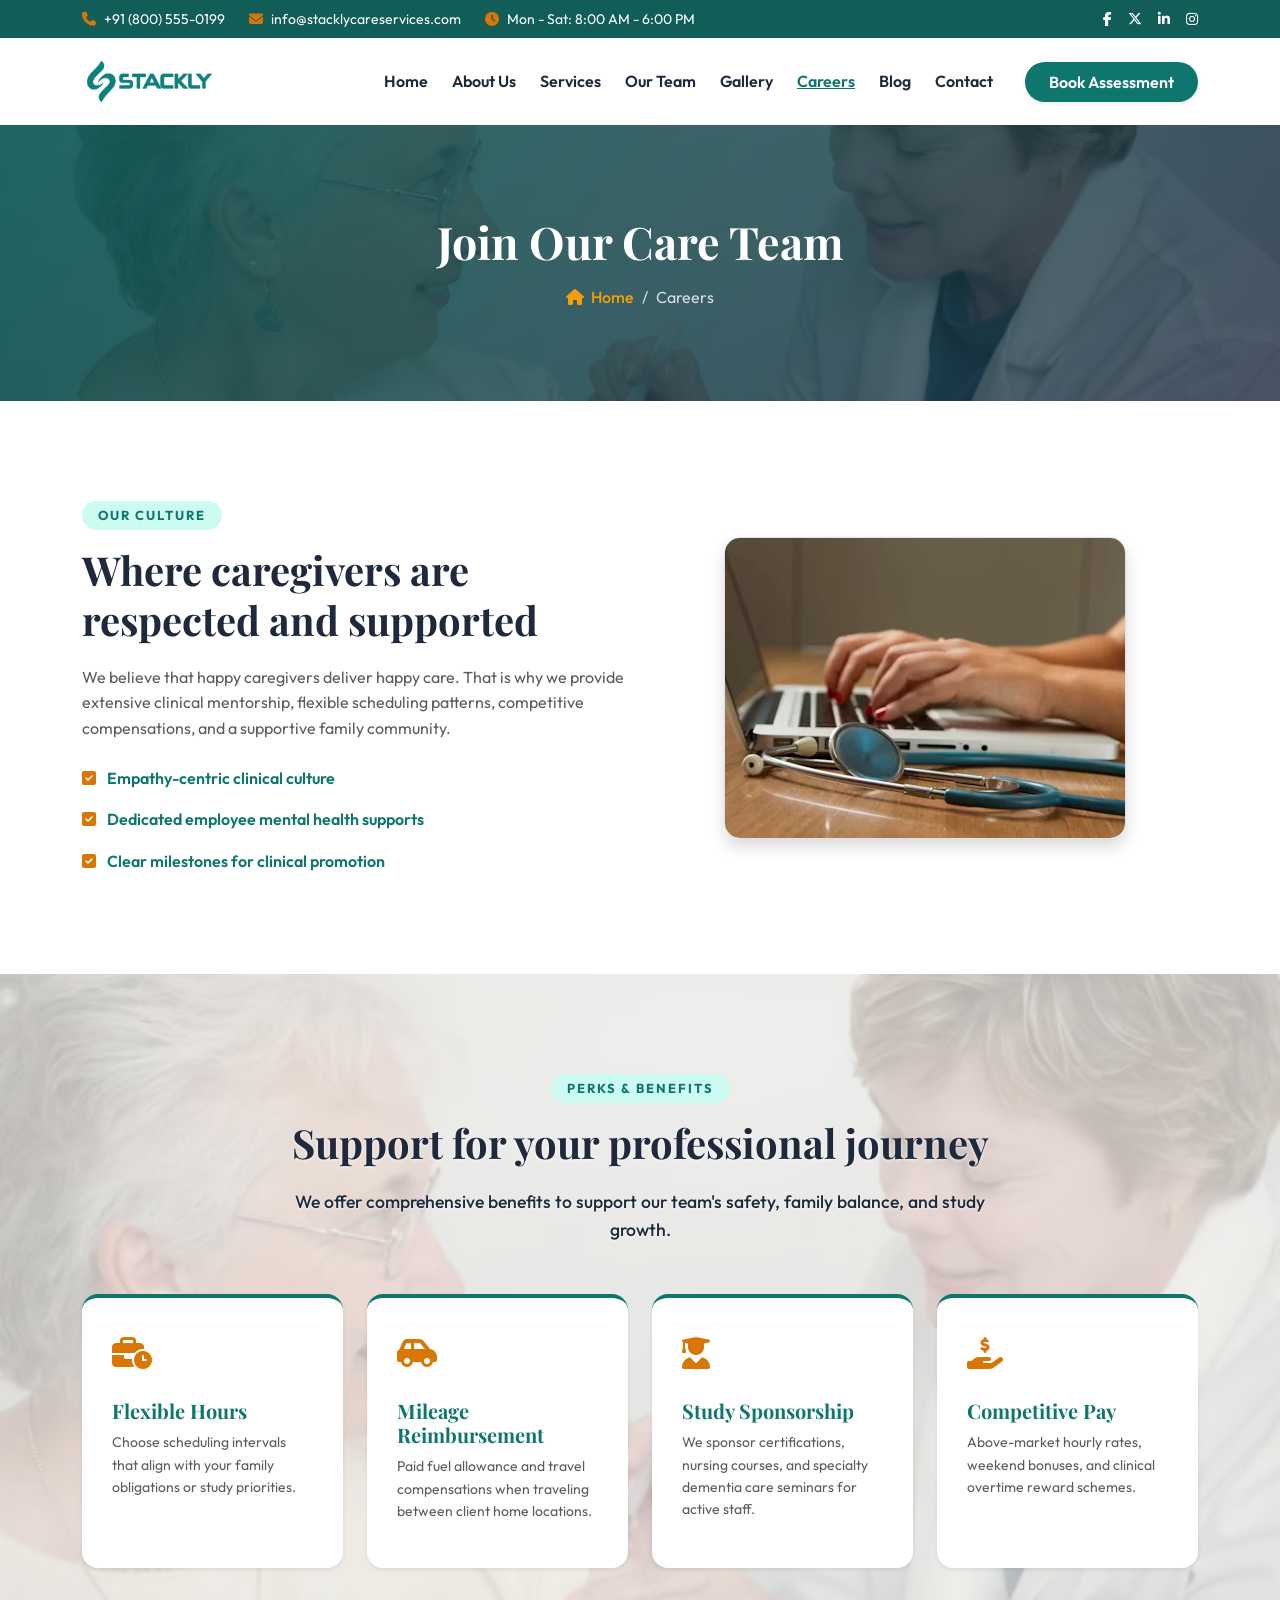
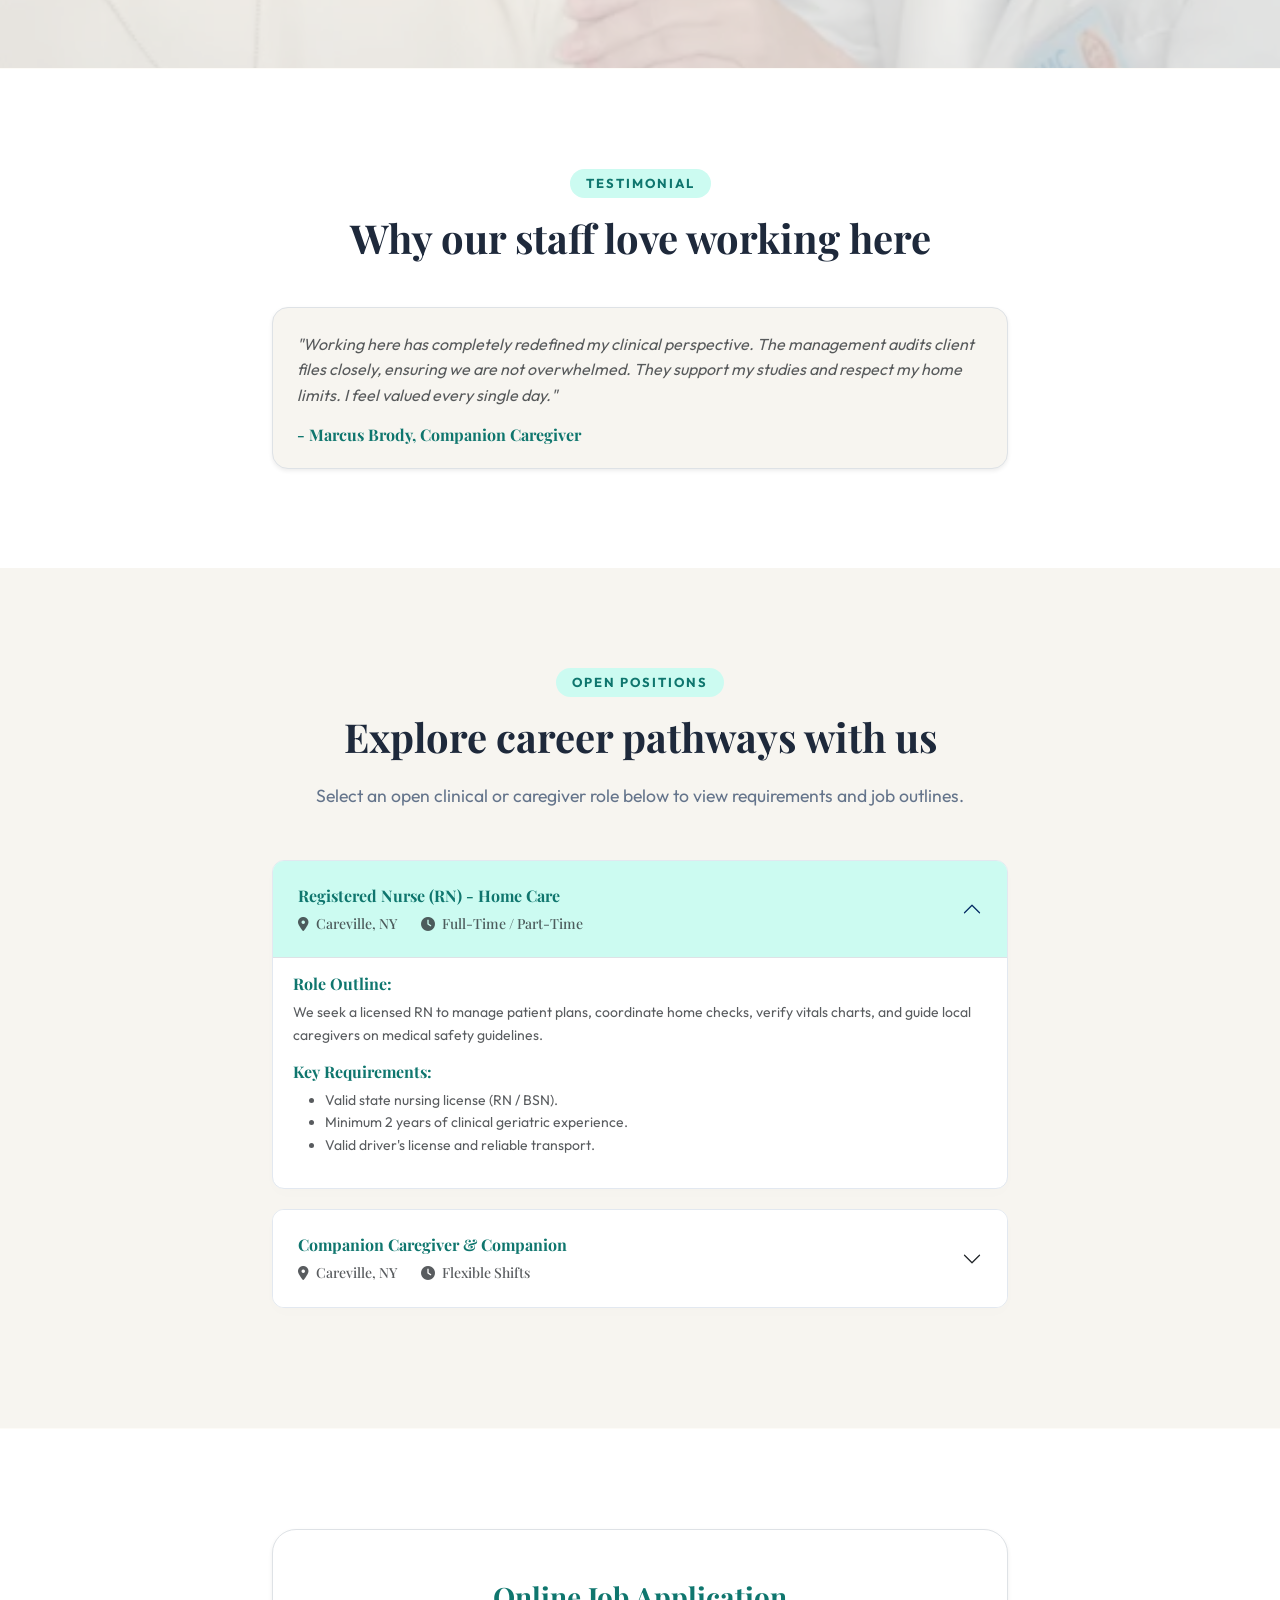
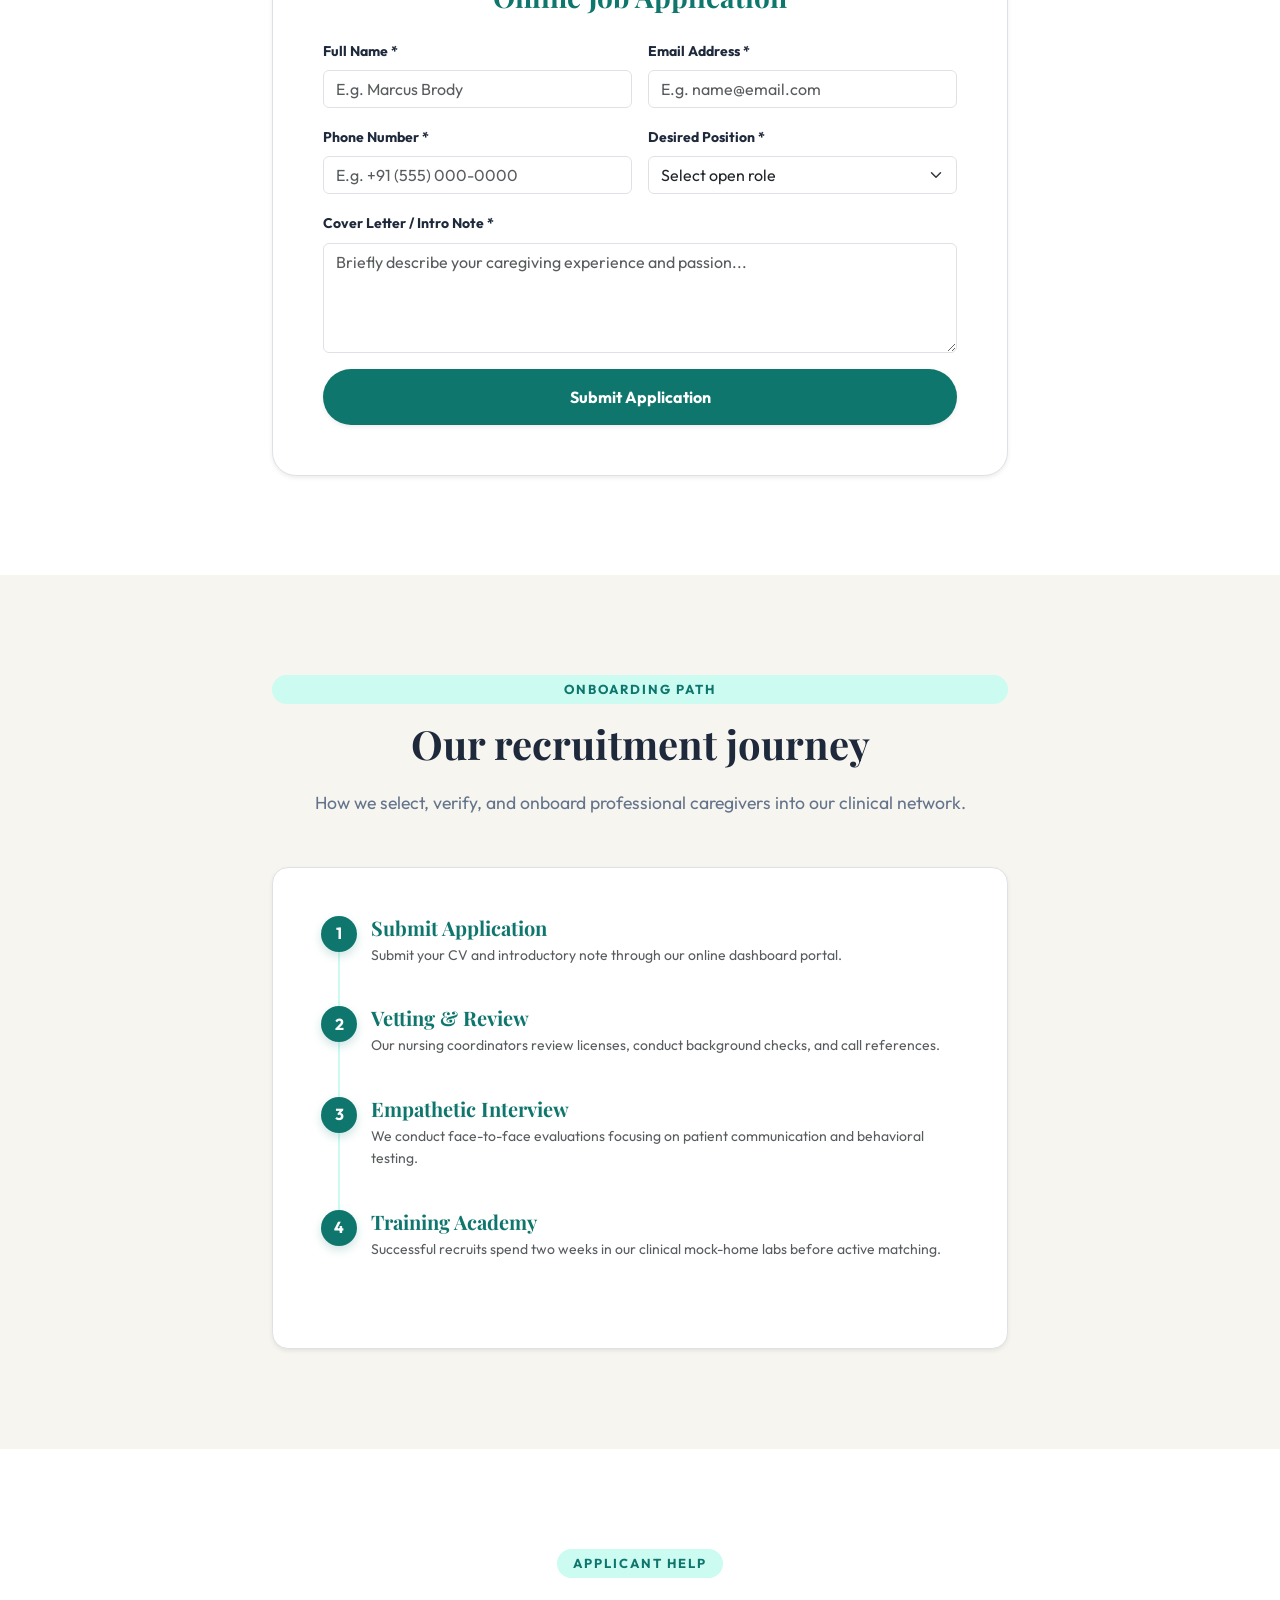
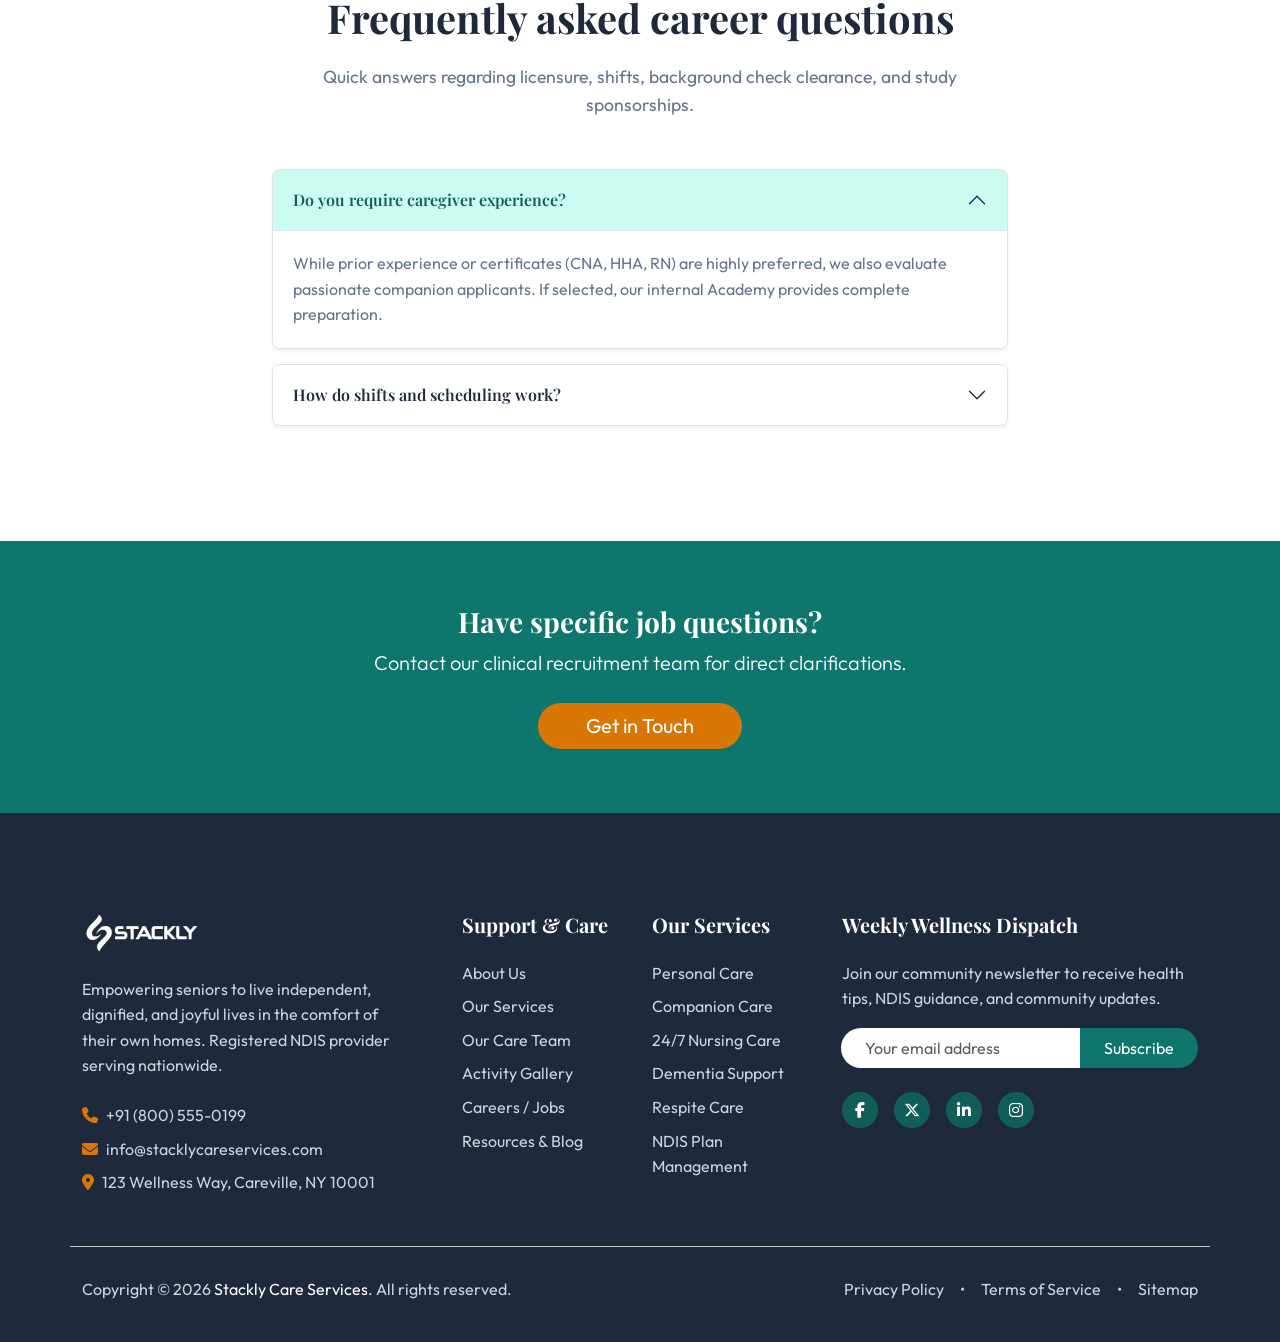
<file: pages/career.html>
<!doctype html>
<html lang="en">
<head>
    <meta charset="utf-8">
    <meta http-equiv="x-ua-compatible" content="ie=edge">
    <meta name="description" content="Careers - Stackly Care Services. Join our team of professional caregivers, nursing experts, and support coordinators.">
    <meta name="viewport" content="width=device-width, initial-scale=1, shrink-to-fit=no">

    <title>Careers & Jobs - Stackly Care Services</title>

    <!-- Favicon -->
    <link rel="shortcut icon" href="../assets/images/logoStackly.webp" type="image/webp" />

    <!-- Google Fonts & CDN Libraries -->
    <link rel="stylesheet" href="https://cdn.jsdelivr.net/npm/bootstrap@5.3.3/dist/css/bootstrap.min.css">
    <link rel="stylesheet" href="https://cdnjs.cloudflare.com/ajax/libs/font-awesome/6.7.2/css/all.min.css">
    <link rel="stylesheet" href="../assets/css/styles.css">
    <link rel="stylesheet" href="../assets/css/career.css">
</head>
<body>

    <!-- Header loaded dynamically -->
    <div id="xb-header-area"></div>

    <main>
        <!-- 1. Breadcrumb Banner -->
        <section class="page-banner text-center" 
        style="
        background-image: url(&quot;../assets/images/about/about-banner-image.webp&quot;);
        "
        >
            <div class="container">
                <h2 class="display-5 fw-bold mb-3 font-secondary">Join Our Care Team</h2>
                <nav aria-label="breadcrumb">
                    <ol class="breadcrumb justify-content-center">
                        <li class="breadcrumb-item"><a href="../index.html"><i class="fa-solid fa-house me-1"></i> Home</a></li>
                        <li class="breadcrumb-item active text-white" aria-current="page">Careers</li>
                    </ol>
                </nav>
            </div>
        </section>

        <!-- 2. Work Culture -->
        <section class="culture-section py-100 bg-white">
            <div class="container">
                <div class="row align-items-center">
                    <div class="col-lg-6 mb-5 mb-lg-0">
                        <span class="section-tag">OUR CULTURE</span>
                        <h2 class="section-title">Where caregivers are respected and supported</h2>
                        <p class="text-muted mb-4">We believe that happy caregivers deliver happy care. That is why we provide extensive clinical mentorship, flexible scheduling patterns, competitive compensations, and a supportive family community.</p>
                        <div class="d-flex flex-column gap-3 text-teal fw-semibold">
                            <div><i class="fa-solid fa-square-check text-accent me-2"></i> Empathy-centric clinical culture</div>
                            <div><i class="fa-solid fa-square-check text-accent me-2"></i> Dedicated employee mental health supports</div>
                            <div><i class="fa-solid fa-square-check text-accent me-2"></i> Clear milestones for clinical promotion</div>
                        </div>
                    </div>
                    <div class="col-lg-6 text-center">
                        <img src="../assets/images/home/home-services-section-img-3.webp" alt="Empathetic work culture" class="img-fluid rounded-4 shadow border">
                    </div>
                </div>
            </div>
        </section>

        <!-- 3. Benefits Grid -->
        <section class="benefits-section py-100 bg-warm has-bg-img" 
        style="
        background-image: url(&quot;../assets/images/home/home-hero-section-image.webp&quot;);
        "
        >
            <div class="container text-center">
                <span class="section-tag">PERKS & BENEFITS</span>
                <h2 class="section-title">Support for your professional journey</h2>
                <p class="section-desc">We offer comprehensive benefits to support our team's safety, family balance, and study growth.</p>
                
                <div class="row g-4 text-start">
                    <div class="col-lg-3 col-md-6">
                        <div class="benefit-card shadow-sm">
                            <div class="benefit-icon"><i class="fa-solid fa-business-time"></i></div>
                            <h5 class="fw-bold text-teal">Flexible Hours</h5>
                            <p class="text-muted small">Choose scheduling intervals that align with your family obligations or study priorities.</p>
                        </div>
                    </div>
                    <div class="col-lg-3 col-md-6">
                        <div class="benefit-card shadow-sm">
                            <div class="benefit-icon"><i class="fa-solid fa-car-side"></i></div>
                            <h5 class="fw-bold text-teal">Mileage Reimbursement</h5>
                            <p class="text-muted small">Paid fuel allowance and travel compensations when traveling between client home locations.</p>
                        </div>
                    </div>
                    <div class="col-lg-3 col-md-6">
                        <div class="benefit-card shadow-sm">
                            <div class="benefit-icon"><i class="fa-solid fa-user-graduate"></i></div>
                            <h5 class="fw-bold text-teal">Study Sponsorship</h5>
                            <p class="text-muted small">We sponsor certifications, nursing courses, and specialty dementia care seminars for active staff.</p>
                        </div>
                    </div>
                    <div class="col-lg-3 col-md-6">
                        <div class="benefit-card shadow-sm">
                            <div class="benefit-icon"><i class="fa-solid fa-hand-holding-dollar"></i></div>
                            <h5 class="fw-bold text-teal">Competitive Pay</h5>
                            <p class="text-muted small">Above-market hourly rates, weekend bonuses, and clinical overtime reward schemes.</p>
                        </div>
                    </div>
                </div>
            </div>
        </section>

        <!-- 4. Employee Spotlight Stories -->
        <section class="spotlight-section py-100 bg-white">
            <div class="container text-center">
                <span class="section-tag">TESTIMONIAL</span>
                <h2 class="section-title">Why our staff love working here</h2>
                <div class="row justify-content-center">
                    <div class="col-lg-8">
                        <div class="p-4 border rounded-4 bg-warm shadow-sm text-start mt-4">
                            <p class="fst-italic text-muted">"Working here has completely redefined my clinical perspective. The management audits client files closely, ensuring we are not overwhelmed. They support my studies and respect my home limits. I feel valued every single day."</p>
                            <h6 class="fw-bold text-teal mb-0 mt-3">- Marcus Brody, Companion Caregiver</h6>
                        </div>
                    </div>
                </div>
            </div>
        </section>

        <!-- 5. Job Openings Accordion -->
        <section class="jobs-section py-100 bg-warm">
            <div class="container">
                <div class="row justify-content-center text-center">
                    <div class="col-lg-8">
                        <span class="section-tag">OPEN POSITIONS</span>
                        <h2 class="section-title">Explore career pathways with us</h2>
                        <p class="section-desc">Select an open clinical or caregiver role below to view requirements and job outlines.</p>
                        
                        <div class="accordion jobs-accordion text-start" id="jobsAccordion">
                            <div class="accordion-item">
                                <h2 class="accordion-header" id="jobH1">
                                    <button class="accordion-button" type="button" data-bs-toggle="collapse" data-bs-target="#jobC1" aria-expanded="true" aria-controls="jobC1">
                                        <div>
                                            <span class="d-block text-teal font-secondary">Registered Nurse (RN) - Home Care</span>
                                            <div class="job-meta text-muted mt-2">
                                                <span><i class="fa-solid fa-location-dot me-1"></i> Careville, NY</span>
                                                <span><i class="fa-solid fa-clock me-1"></i> Full-Time / Part-Time</span>
                                            </div>
                                        </div>
                                    </button>
                                </h2>
                                <div id="jobC1" class="accordion-collapse collapse show" aria-labelledby="jobH1" data-bs-parent="#jobsAccordion">
                                    <div class="accordion-body">
                                        <h6 class="fw-bold text-teal">Role Outline:</h6>
                                        <p class="small text-muted">We seek a licensed RN to manage patient plans, coordinate home checks, verify vitals charts, and guide local caregivers on medical safety guidelines.</p>
                                        <h6 class="fw-bold text-teal mt-3">Key Requirements:</h6>
                                        <ul class="small text-muted">
                                            <li>Valid state nursing license (RN / BSN).</li>
                                            <li>Minimum 2 years of clinical geriatric experience.</li>
                                            <li>Valid driver's license and reliable transport.</li>
                                        </ul>
                                    </div>
                                </div>
                            </div>
                            <div class="accordion-item">
                                <h2 class="accordion-header" id="jobH2">
                                    <button class="accordion-button collapsed" type="button" data-bs-toggle="collapse" data-bs-target="#jobC2" aria-expanded="false" aria-controls="jobC2">
                                        <div>
                                            <span class="d-block text-teal font-secondary">Companion Caregiver & Companion</span>
                                            <div class="job-meta text-muted mt-2">
                                                <span><i class="fa-solid fa-location-dot me-1"></i> Careville, NY</span>
                                                <span><i class="fa-solid fa-clock me-1"></i> Flexible Shifts</span>
                                            </div>
                                        </div>
                                    </button>
                                </h2>
                                <div id="jobC2" class="accordion-collapse collapse" aria-labelledby="jobH2" data-bs-parent="#jobsAccordion">
                                    <div class="accordion-body">
                                        <h6 class="fw-bold text-teal">Role Outline:</h6>
                                        <p class="small text-muted">Provide emotional support, companion care, assist with cooking, housekeeping, and guide seniors through daily outings and activities.</p>
                                        <h6 class="fw-bold text-teal mt-3">Key Requirements:</h6>
                                        <ul class="small text-muted">
                                            <li>Empathetic personality and strong listening skills.</li>
                                            <li>Valid first-aid and CPR certifications.</li>
                                            <li>Satisfactory national criminal clearances.</li>
                                        </ul>
                                    </div>
                                </div>
                            </div>
                        </div>
                    </div>
                </div>
            </div>
        </section>

        <!-- 6. Online CV Submission Form -->
        <section class="submission-section py-100 bg-white">
            <div class="container">
                <div class="row justify-content-center">
                    <div class="col-lg-8">
                        <div class="application-form-card border shadow-sm">
                            <h3 class="fw-bold text-teal font-secondary mb-4 text-center">Online Job Application</h3>
                            <form id="careerApplicationForm" action="../404.html">
                                <div class="row g-3">
                                    <div class="col-md-6">
                                        <label class="form-label small fw-bold" for="careerFullName">Full Name *</label>
                                        <input type="text" class="form-control validate-name-input" id="careerFullName" name="careerFullName" required placeholder="E.g. Marcus Brody" maxlength="16">
                                    </div>
                                    <div class="col-md-6">
                                        <label class="form-label small fw-bold" for="careerEmail">Email Address *</label>
                                        <input type="email" class="form-control" id="careerEmail" name="careerEmail" required placeholder="E.g. name@email.com">
                                    </div>
                                    <div class="col-md-6">
                                        <label class="form-label small fw-bold" for="careerPhone">Phone Number *</label>
                                        <input type="tel" class="form-control validate-number-input" id="careerPhone" name="careerPhone" required placeholder="E.g. +91 (555) 000-0000" maxlength="10">
                                    </div>
                                    <div class="col-md-6">
                                        <label class="form-label small fw-bold" for="careerPosition">Desired Position *</label>
                                        <select class="form-select" id="careerPosition" name="careerPosition" required>
                                            <option value="" disabled selected>Select open role</option>
                                            <option value="Registered Nurse">Registered Nurse (RN)</option>
                                            <option value="Companion Caregiver">Companion Caregiver</option>
                                            <option value="Dementia Specialist">Dementia Specialist</option>
                                        </select>
                                    </div>
                                    <div class="col-12">
                                        <label class="form-label small fw-bold" for="careerCoverLetter">Cover Letter / Intro Note *</label>
                                        <textarea class="form-control" id="careerCoverLetter" name="careerCoverLetter" rows="4" required placeholder="Briefly describe your caregiving experience and passion..."></textarea>
                                    </div>
                                    <div class="col-12">
                                        <button class="btn btn-teal w-100 rounded-pill py-3 fw-bold shadow-sm" type="submit">Submit Application</button>
                                    </div>
                                </div>
                            </form>
                        </div>
                    </div>
                </div>
            </div>
        </section>

        <!-- 7. Application Process Timeline -->
        <section class="process-section py-100 bg-warm">
            <div class="container">
                <div class="row justify-content-center">
                    <div class="col-lg-8">
                        <span class="section-tag d-block text-center">ONBOARDING PATH</span>
                        <h2 class="section-title text-center">Our recruitment journey</h2>
                        <p class="section-desc text-center">How we select, verify, and onboard professional caregivers into our clinical network.</p>
                        
                        <div class="bg-white p-5 rounded-4 shadow-sm border mt-4">
                            <div class="career-step-item">
                                <div class="career-step-number">1</div>
                                <h5 class="fw-bold text-teal mb-1">Submit Application</h5>
                                <p class="text-muted small">Submit your CV and introductory note through our online dashboard portal.</p>
                            </div>
                            <div class="career-step-item">
                                <div class="career-step-number">2</div>
                                <h5 class="fw-bold text-teal mb-1">Vetting & Review</h5>
                                <p class="text-muted small">Our nursing coordinators review licenses, conduct background checks, and call references.</p>
                            </div>
                            <div class="career-step-item">
                                <div class="career-step-number">3</div>
                                <h5 class="fw-bold text-teal mb-1">Empathetic Interview</h5>
                                <p class="text-muted small">We conduct face-to-face evaluations focusing on patient communication and behavioral testing.</p>
                            </div>
                            <div class="career-step-item">
                                <div class="career-step-number">4</div>
                                <h5 class="fw-bold text-teal mb-1">Training Academy</h5>
                                <p class="text-muted small">Successful recruits spend two weeks in our clinical mock-home labs before active matching.</p>
                            </div>
                        </div>
                    </div>
                </div>
            </div>
        </section>

        <!-- 8. FAQ for Applicants -->
        <section class="faq-section py-100 bg-white">
            <div class="container">
                <div class="row justify-content-center text-center">
                    <div class="col-lg-8">
                        <span class="section-tag">APPLICANT HELP</span>
                        <h2 class="section-title">Frequently asked career questions</h2>
                        <p class="section-desc">Quick answers regarding licensure, shifts, background check clearance, and study sponsorships.</p>
                        
                        <div class="accordion faq-accordion text-start" id="careerFaq">
                            <div class="accordion-item border shadow-sm">
                                <h2 class="accordion-header" id="faqH1">
                                    <button class="accordion-button" type="button" data-bs-toggle="collapse" data-bs-target="#faqC1" aria-expanded="true" aria-controls="faqC1">
                                        Do you require caregiver experience?
                                    </button>
                                </h2>
                                <div id="faqC1" class="accordion-collapse collapse show" aria-labelledby="faqH1" data-bs-parent="#careerFaq">
                                    <div class="accordion-body">
                                        While prior experience or certificates (CNA, HHA, RN) are highly preferred, we also evaluate passionate companion applicants. If selected, our internal Academy provides complete preparation.
                                    </div>
                                </div>
                            </div>
                            <div class="accordion-item border shadow-sm">
                                <h2 class="accordion-header" id="faqH2">
                                    <button class="accordion-button collapsed" type="button" data-bs-toggle="collapse" data-bs-target="#faqC2" aria-expanded="false" aria-controls="faqC2">
                                        How do shifts and scheduling work?
                                    </h2>
                                </h2>
                                <div id="faqC2" class="accordion-collapse collapse" aria-labelledby="faqH2" data-bs-parent="#careerFaq">
                                    <div class="accordion-body">
                                        We support various scheduling structures: day visits, overnight assistance, weekend shifts, and live-in roles. You specify availability during interviews, and matches align with your limits.
                                    </div>
                                </div>
                            </div>
                        </div>
                    </div>
                </div>
            </div>
        </section>

        <!-- 9. Final CTA Block -->
        <section class="join-banner py-5 bg-teal text-white text-center">
            <div class="container py-3">
                <h3 class="fw-bold font-secondary mb-2">Have specific job questions?</h3>
                <p class="lead mb-4">Contact our clinical recruitment team for direct clarifications.</p>
                <a href="#" class="btn btn-accent btn-lg rounded-pill px-5 hover-lift">Get in Touch</a>
            </div>
        </section>
    </main>

    <!-- Footer loaded dynamically -->
    <div id="xb-footer-area"></div>

    <!-- Scripts -->
    <script src="https://code.jquery.com/jquery-3.7.1.min.js"></script>
    <script src="https://cdn.jsdelivr.net/npm/bootstrap@5.3.3/dist/js/bootstrap.bundle.min.js"></script>
    <script src="../assets/js/script.js"></script>
</body>
</html>
</file>
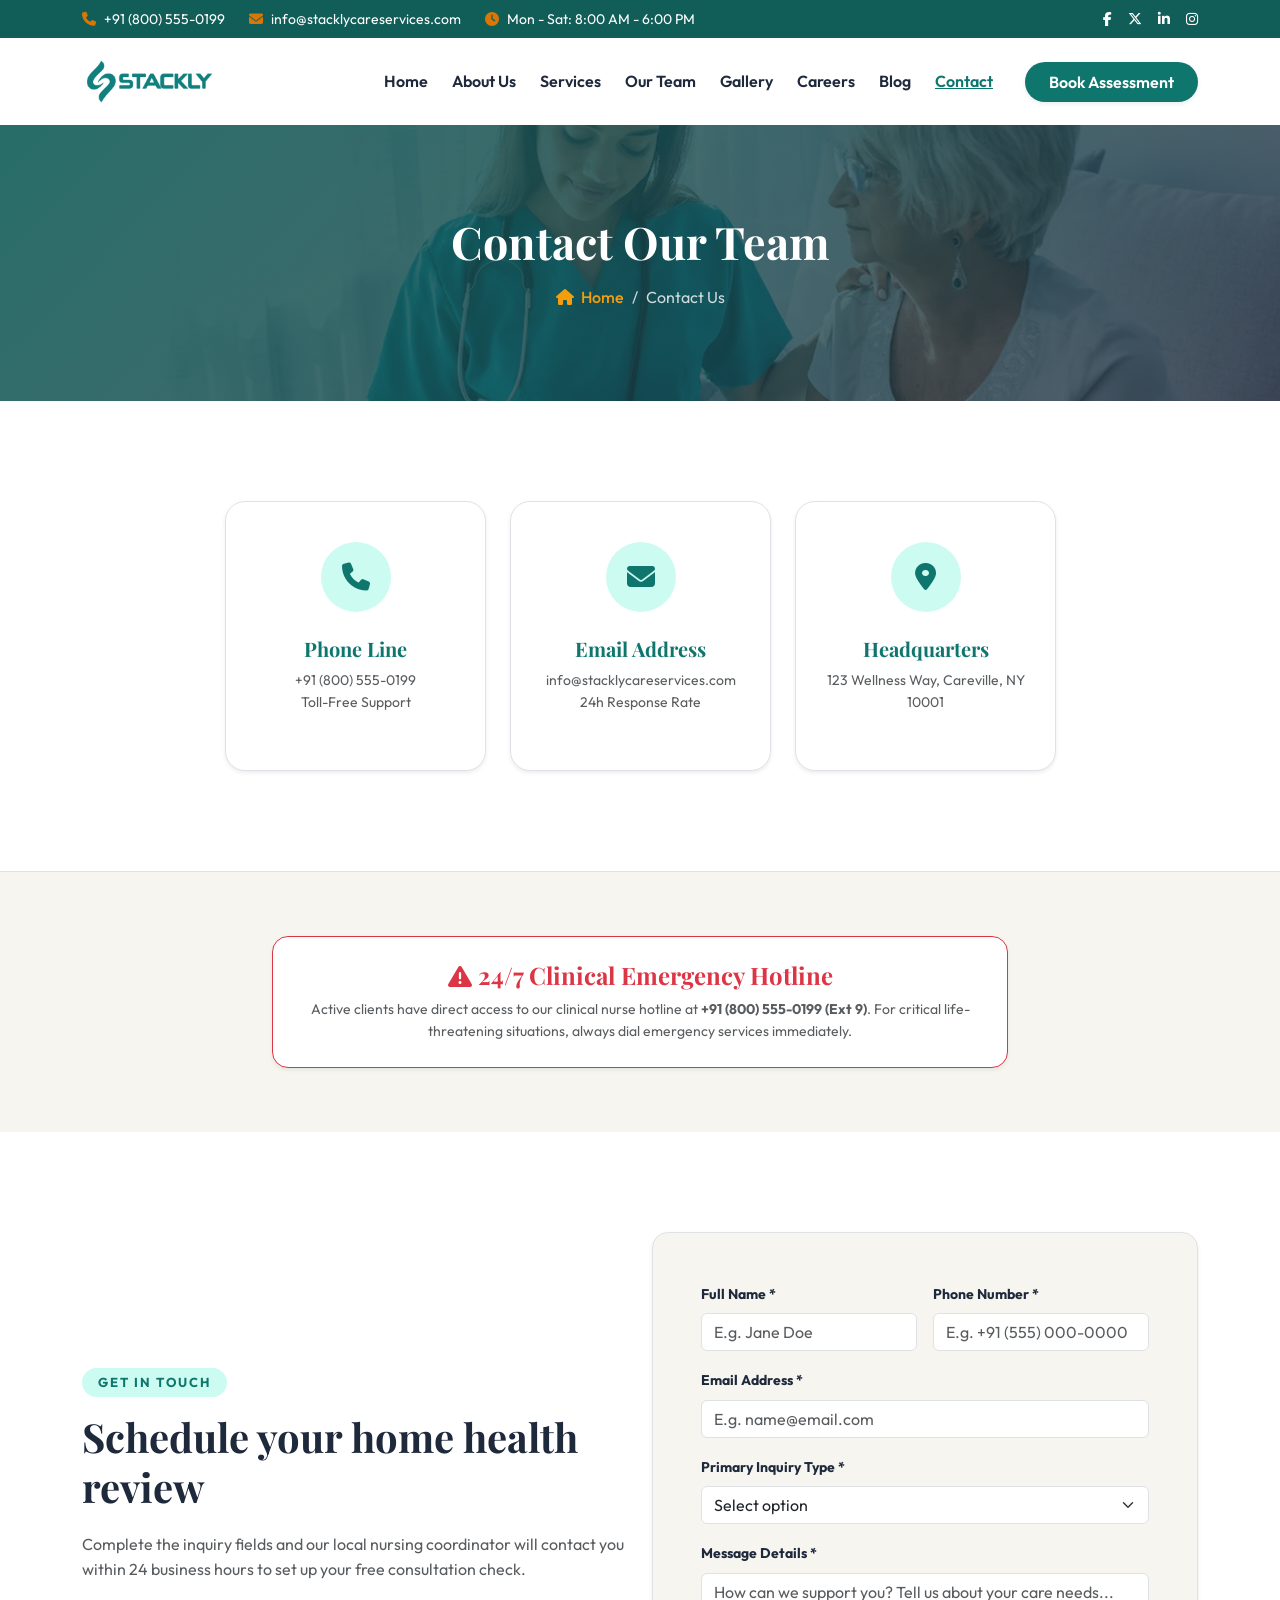
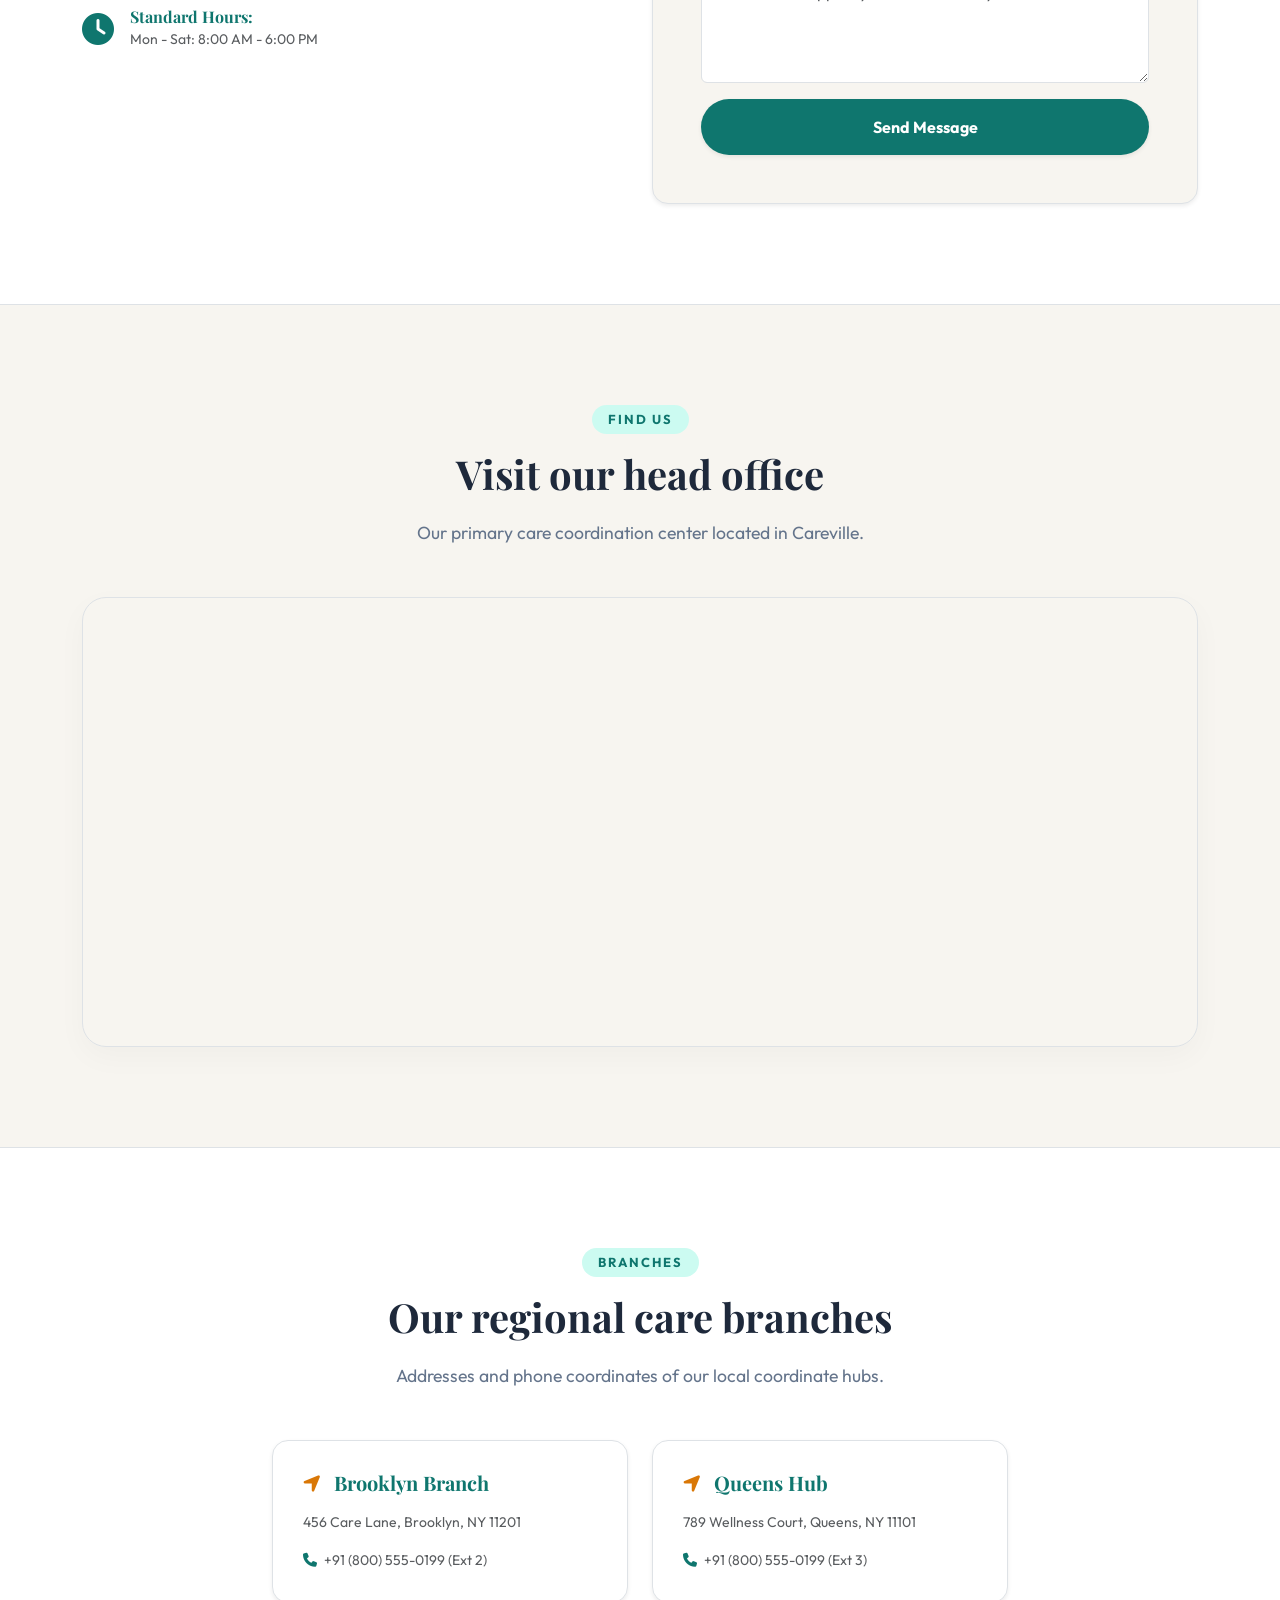
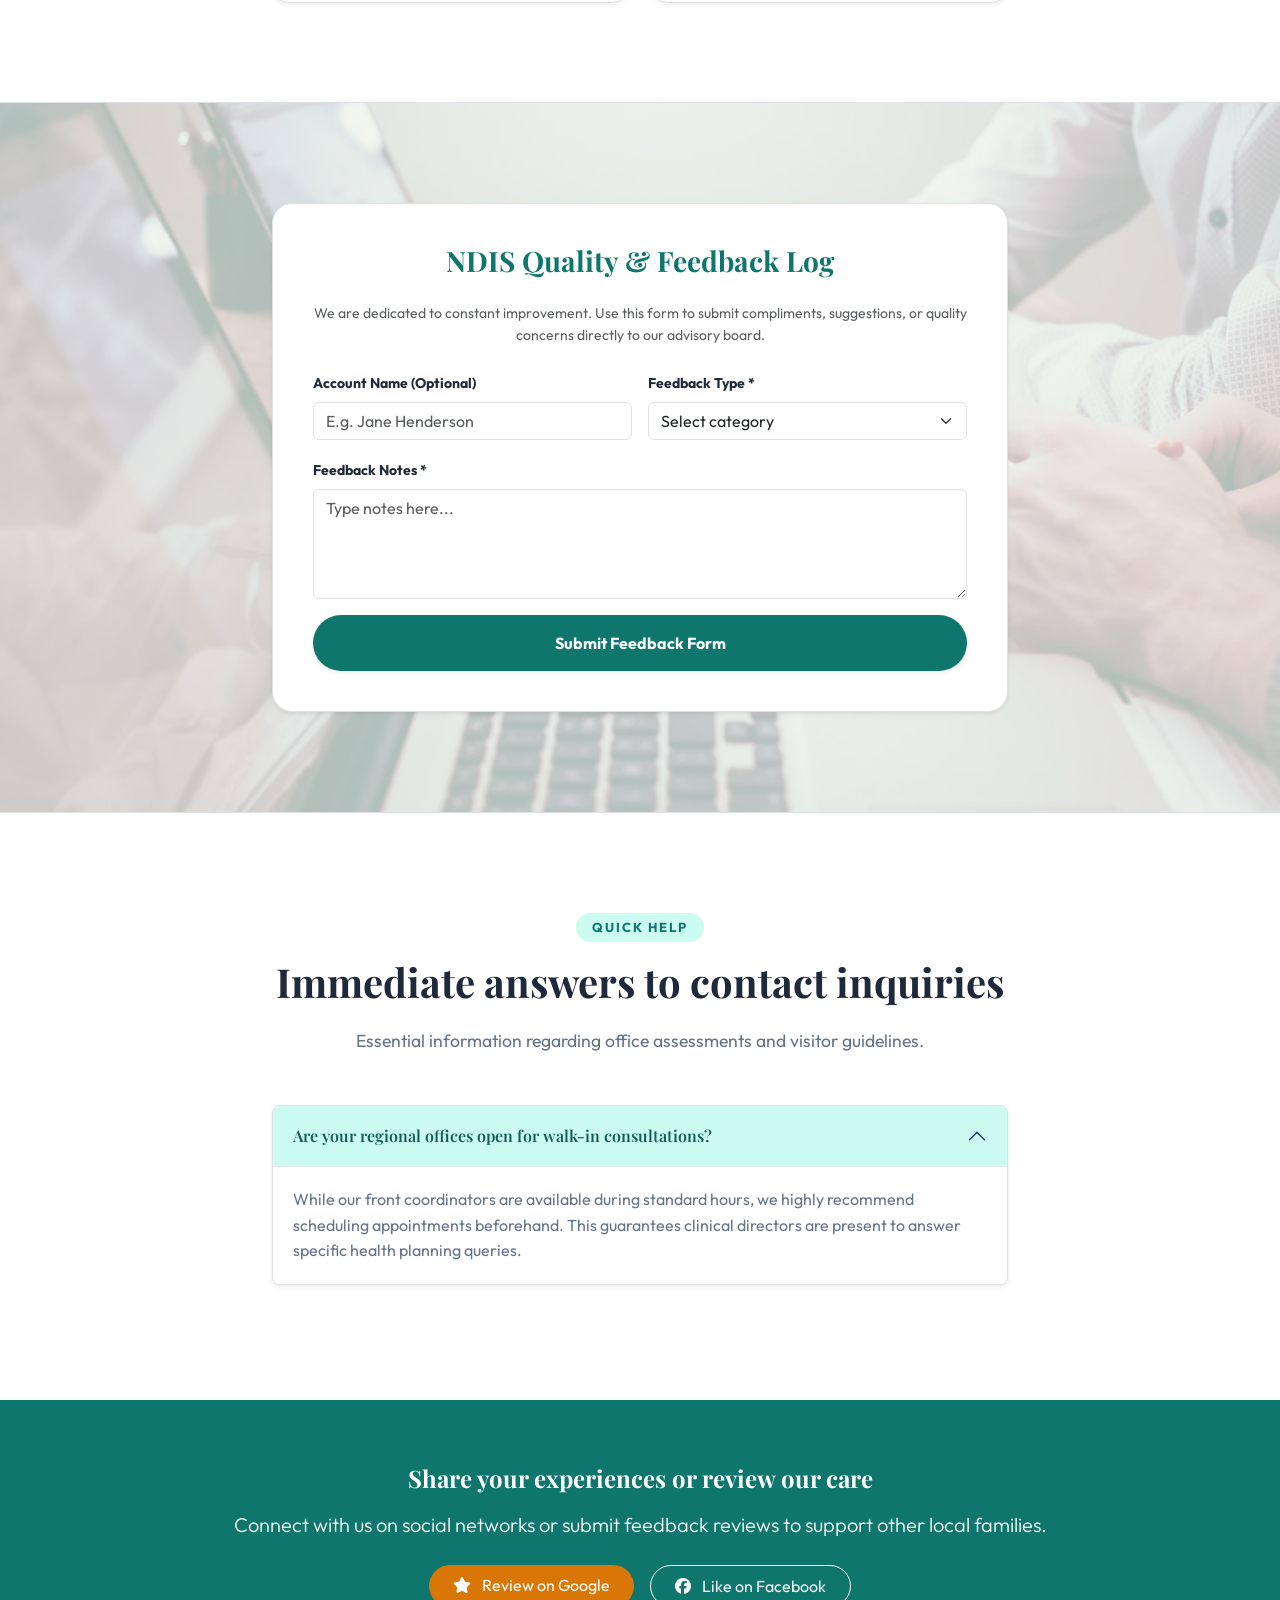
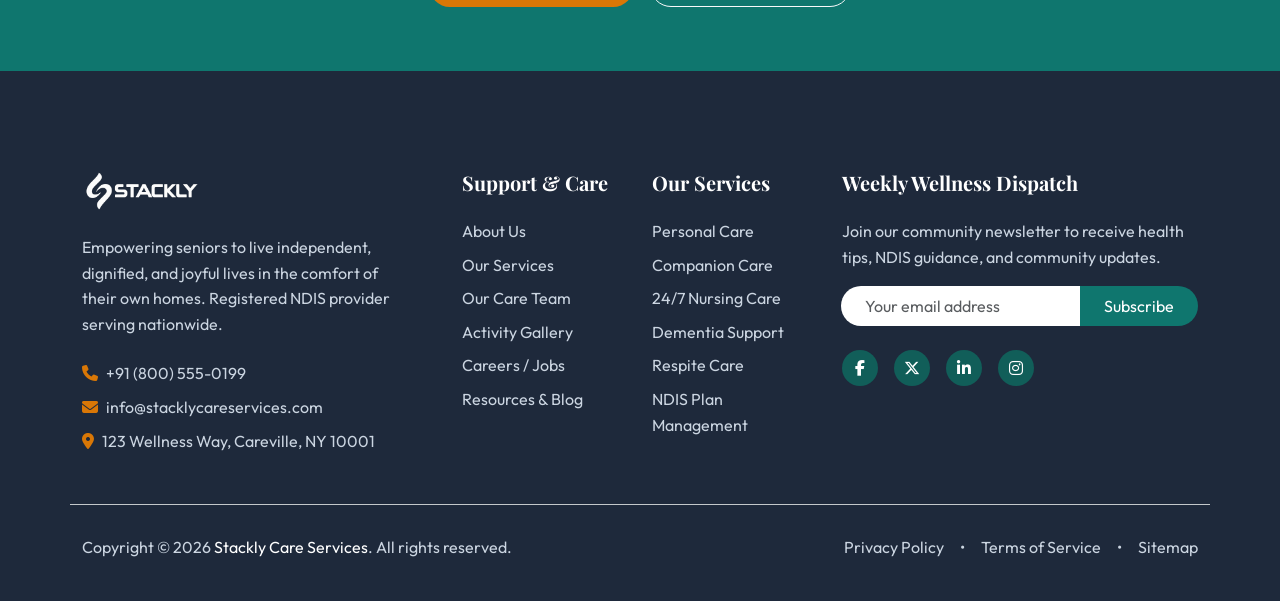
<file: pages/contact.html>
<!doctype html>
<html lang="en">
  <head>
    <meta charset="utf-8" />
    <meta http-equiv="x-ua-compatible" content="ie=edge" />
    <meta
      name="description"
      content="Contact Us - Stackly Care Services. Schedule a free home assessment, view branch offices, or call our 24/7 nursing hotline."
    />
    <meta
      name="viewport"
      content="width=device-width, initial-scale=1, shrink-to-fit=no"
    />

    <title>Contact Us - Stackly Care Services</title>

    <!-- Favicon -->
    <link
      rel="shortcut icon"
      href="../assets/images/logoStackly.webp"
      type="image/webp"
    />

    <!-- Google Fonts & CDN Libraries -->
    <link
      rel="stylesheet"
      href="https://cdn.jsdelivr.net/npm/bootstrap@5.3.3/dist/css/bootstrap.min.css"
    />
    <link
      rel="stylesheet"
      href="https://cdnjs.cloudflare.com/ajax/libs/font-awesome/6.7.2/css/all.min.css"
    />
    <link rel="stylesheet" href="../assets/css/styles.css" />
    <link rel="stylesheet" href="../assets/css/contact.css" />
  </head>
  <body>
    <!-- Header loaded dynamically -->
    <div id="xb-header-area"></div>

    <main>
      <!-- 1. Breadcrumb Banner -->
      <section
        class="page-banner text-center"
        style="
          background-image: url(&quot;../assets/images/contact/contact-banner-image.webp&quot;);
        "
      >
        <div class="container">
          <h2 class="display-5 fw-bold mb-3 font-secondary">
            Contact Our Team
          </h2>
          <nav aria-label="breadcrumb">
            <ol class="breadcrumb justify-content-center">
              <li class="breadcrumb-item">
                <a href="../index.html"
                  ><i class="fa-solid fa-house me-1"></i> Home</a
                >
              </li>
              <li class="breadcrumb-item active text-white" aria-current="page">
                Contact Us
              </li>
            </ol>
          </nav>
        </div>
      </section>

      <!-- 2. Contact Info Cards Grid -->
      <section class="info-section py-100 bg-white">
        <div class="container">
          <div class="row g-4 justify-content-center">
            <div class="col-lg-3 col-md-6">
              <div class="contact-info-card shadow-sm border">
                <div class="contact-info-icon">
                  <i class="fa-solid fa-phone"></i>
                </div>
                <h5 class="fw-bold text-teal">Phone Line</h5>
                <p class="text-muted small mb-0">+91 (800) 555-0199</p>
                <p class="text-muted small">Toll-Free Support</p>
              </div>
            </div>
            <div class="col-lg-3 col-md-6">
              <div class="contact-info-card shadow-sm border">
                <div class="contact-info-icon">
                  <i class="fa-solid fa-envelope"></i>
                </div>
                <h5 class="fw-bold text-teal">Email Address</h5>
                <p class="text-muted small mb-0">
                  info@stacklycareservices.com
                </p>
                <p class="text-muted small">24h Response Rate</p>
              </div>
            </div>
            <div class="col-lg-3 col-md-6">
              <div class="contact-info-card shadow-sm border">
                <div class="contact-info-icon">
                  <i class="fa-solid fa-location-dot"></i>
                </div>
                <h5 class="fw-bold text-teal">Headquarters</h5>
                <p class="text-muted small mb-0">
                  123 Wellness Way, Careville, NY 10001
                </p>
              </div>
            </div>
          </div>
        </div>
      </section>

      <!-- 3. Emergency Hotline Statement -->
      <section
        class="emergency-section py-5 bg-warm border-top border-bottom text-center"
      >
        <div class="container py-3">
          <div class="row justify-content-center">
            <div class="col-lg-8">
              <div
                class="p-4 border rounded-4 bg-white shadow-sm border-danger"
              >
                <h4 class="fw-bold text-danger font-secondary mb-2">
                  <i class="fa-solid fa-triangle-exclamation"></i> 24/7 Clinical
                  Emergency Hotline
                </h4>
                <p class="text-muted mb-0 small">
                  Active clients have direct access to our clinical nurse
                  hotline at <strong>+91 (800) 555-0199 (Ext 9)</strong>. For
                  critical life-threatening situations, always dial emergency
                  services immediately.
                </p>
              </div>
            </div>
          </div>
        </div>
      </section>

      <!-- 4. Main Booking/Inquiry Form -->
      <section class="form-section py-100 bg-white">
        <div class="container">
          <div class="row align-items-center">
            <div class="col-lg-6 mb-5 mb-lg-0">
              <span class="section-tag">GET IN TOUCH</span>
              <h2 class="section-title">Schedule your home health review</h2>
              <p class="text-muted mb-4">
                Complete the inquiry fields and our local nursing coordinator
                will contact you within 24 business hours to set up your free
                consultation check.
              </p>
              <div class="d-flex align-items-center gap-3 mb-3">
                <i class="fa-solid fa-clock text-teal fa-2x"></i>
                <div>
                  <h6 class="mb-0 fw-bold text-teal">Standard Hours:</h6>
                  <span class="text-muted small"
                    >Mon - Sat: 8:00 AM - 6:00 PM</span
                  >
                </div>
              </div>
            </div>
            <div class="col-lg-6">
              <div class="p-5 border rounded-4 shadow-sm bg-warm">
                <form id="contactInquiryForm" action="../404.html">
                  <div class="row g-3">
                    <div class="col-md-6">
                      <label
                        class="form-label small fw-bold"
                        for="contactFullName"
                        >Full Name *</label
                      >
                      <input
                        type="text"
                        class="form-control validate-name-input"
                        id="contactFullName"
                        name="contactFullName"
                        placeholder="E.g. Jane Doe"
                        required
                        maxlength="16"
                      />
                    </div>
                    <div class="col-md-6">
                      <label class="form-label small fw-bold" for="contactPhone"
                        >Phone Number *</label
                      >
                      <input
                        type="tel"
                        class="form-control validate-number-input"
                        id="contactPhone"
                        name="contactPhone"
                        placeholder="E.g. +91 (555) 000-0000"
                        maxlength="10"
                        required
                      />
                    </div>
                    <div class="col-12">
                      <label class="form-label small fw-bold" for="contactEmail"
                        >Email Address *</label
                      >
                      <input
                        type="email"
                        class="form-control"
                        id="contactEmail"
                        name="contactEmail"
                        placeholder="E.g. name@email.com"
                        required
                      />
                    </div>
                    <div class="col-12">
                      <label
                        class="form-label small fw-bold"
                        for="contactInquiryType"
                        >Primary Inquiry Type *</label
                      >
                      <select
                        class="form-select"
                        id="contactInquiryType"
                        name="contactInquiryType"
                        required
                      >
                        <option value="" disabled selected>
                          Select option
                        </option>
                        <option value="Home Assessment">
                          Request Home Assessment
                        </option>
                        <option value="NDIS Plan">
                          NDIS Support Consultation
                        </option>
                        <option value="Careers">Employment Inquiries</option>
                        <option value="General">General Feedback</option>
                      </select>
                    </div>
                    <div class="col-12">
                      <label
                        class="form-label small fw-bold"
                        for="contactMessage"
                        >Message Details *</label
                      >
                      <textarea
                        class="form-control"
                        id="contactMessage"
                        name="contactMessage"
                        rows="4"
                        placeholder="How can we support you? Tell us about your care needs..."
                        required
                      ></textarea>
                    </div>
                    <div class="col-12">
                      <button
                        class="btn btn-teal w-100 rounded-pill py-3 fw-bold shadow-sm"
                        type="submit"
                      >
                        Send Message
                      </button>
                    </div>
                  </div>
                </form>
              </div>
            </div>
          </div>
        </div>
      </section>

      <!-- 5. Custom Styled Map Box -->
      <section class="map-section py-100 bg-warm border-top border-bottom">
        <div class="container text-center">
          <span class="section-tag">FIND US</span>
          <h2 class="section-title">Visit our head office</h2>
          <p class="section-desc">
            Our primary care coordination center located in Careville.
          </p>

          <div class="map-embed-container border mt-4">
            <iframe
              src="https://www.google.com/maps/embed?pb=!1m18!1m12!1m3!1d193595.15830869428!2d-74.1197637309971!3d40.69766374874431!2m3!1f0!2f0!3f0!3m2!1i1024!2i768!4f13.1!3m3!1m2!1s0x89c24fa5d33f083b%3A0xc80b8f06e177fe62!2sNew%20York%2C%20NY!5e0!3m2!1sen!2sus!4v1700000000000!5m2!1sen!2sus"
              width="100%"
              height="450"
              style="border: 0"
              allowfullscreen=""
              loading="lazy"
              referrerpolicy="no-referrer-when-downgrade"
            ></iframe>
          </div>
        </div>
      </section>

      <!-- 6. Office Locations Grid -->
      <section class="locations-section py-100 bg-white">
        <div class="container text-center">
          <span class="section-tag">BRANCHES</span>
          <h2 class="section-title">Our regional care branches</h2>
          <p class="section-desc">
            Addresses and phone coordinates of our local coordinate hubs.
          </p>

          <div class="row g-4 text-start justify-content-center">
            <div class="col-lg-4 col-md-6">
              <div class="branch-card border shadow-sm">
                <h5 class="fw-bold text-teal mb-3">
                  <i class="fa-solid fa-location-arrow text-accent me-2"></i>
                  Brooklyn Branch
                </h5>
                <p class="text-muted small">
                  456 Care Lane, Brooklyn, NY 11201
                </p>
                <p class="text-muted small mb-0">
                  <i class="fa-solid fa-phone text-teal me-1"></i> +91 (800)
                  555-0199 (Ext 2)
                </p>
              </div>
            </div>
            <div class="col-lg-4 col-md-6">
              <div class="branch-card border shadow-sm">
                <h5 class="fw-bold text-teal mb-3">
                  <i class="fa-solid fa-location-arrow text-accent me-2"></i>
                  Queens Hub
                </h5>
                <p class="text-muted small">
                  789 Wellness Court, Queens, NY 11101
                </p>
                <p class="text-muted small mb-0">
                  <i class="fa-solid fa-phone text-teal me-1"></i> +91 (800)
                  555-0199 (Ext 3)
                </p>
              </div>
            </div>
          </div>
        </div>
      </section>

      <!-- 7. Feedback and NDIS Quality Check Form -->
      <section
        class="survey-section py-100 bg-warm border-top border-bottom has-bg-img"
        style="
          background-image: url(&quot;../assets/images/contact/contact-survey-card-bg-image.webp&quot;);
        "
      >
        <div class="container">
          <div class="row justify-content-center">
            <div class="col-lg-8">
              <div class="survey-card border shadow-sm bg-white">
                <h3 class="fw-bold text-teal font-secondary mb-4 text-center">
                  NDIS Quality & Feedback Log
                </h3>
                <p class="text-muted small text-center mb-4">
                  We are dedicated to constant improvement. Use this form to
                  submit compliments, suggestions, or quality concerns directly
                  to our advisory board.
                </p>
                <form id="contactFeedbackForm" action="../404.html">
                  <div class="row g-3">
                    <div class="col-md-6">
                      <label
                        class="form-label small fw-bold"
                        for="feedbackAccountName"
                        >Account Name (Optional)</label
                      >
                      <input
                        type="text"
                        class="form-control validate-name-input"
                        id="feedbackAccountName"
                        name="feedbackAccountName"
                        placeholder="E.g. Jane Henderson"
                      />
                    </div>
                    <div class="col-md-6">
                      <label class="form-label small fw-bold" for="feedbackType"
                        >Feedback Type *</label
                      >
                      <select
                        class="form-select"
                        id="feedbackType"
                        name="feedbackType"
                        required
                      >
                        <option value="" disabled selected>
                          Select category
                        </option>
                        <option value="Compliment">Compliment Caregiver</option>
                        <option value="Suggestion">Suggestion / Idea</option>
                        <option value="Complaint">Quality Concern</option>
                      </select>
                    </div>
                    <div class="col-12">
                      <label
                        class="form-label small fw-bold"
                        for="feedbackNotes"
                        >Feedback Notes *</label
                      >
                      <textarea
                        class="form-control"
                        id="feedbackNotes"
                        name="feedbackNotes"
                        rows="4"
                        required
                        placeholder="Type notes here..."
                      ></textarea>
                    </div>
                    <div class="col-12">
                      <button
                        class="btn btn-teal w-100 rounded-pill py-3 fw-bold shadow-sm"
                        type="submit"
                      >
                        Submit Feedback Form
                      </button>
                    </div>
                  </div>
                </form>
              </div>
            </div>
          </div>
        </div>
      </section>

      <!-- 8. Quick FAQs snippet -->
      <section class="faq-snippet-section py-100 bg-white">
        <div class="container">
          <div class="row justify-content-center text-center">
            <div class="col-lg-8">
              <span class="section-tag">QUICK HELP</span>
              <h2 class="section-title">
                Immediate answers to contact inquiries
              </h2>
              <p class="section-desc">
                Essential information regarding office assessments and visitor
                guidelines.
              </p>

              <div class="accordion faq-accordion text-start" id="contactFaq">
                <div class="accordion-item border shadow-sm">
                  <h2 class="accordion-header" id="faqH1">
                    <button
                      class="accordion-button"
                      type="button"
                      data-bs-toggle="collapse"
                      data-bs-target="#faqC1"
                      aria-expanded="true"
                      aria-controls="faqC1"
                    >
                      Are your regional offices open for walk-in consultations?
                    </button>
                  </h2>
                  <div
                    id="faqC1"
                    class="accordion-collapse collapse show"
                    aria-labelledby="faqH1"
                    data-bs-parent="#contactFaq"
                  >
                    <div class="accordion-body">
                      While our front coordinators are available during standard
                      hours, we highly recommend scheduling appointments
                      beforehand. This guarantees clinical directors are present
                      to answer specific health planning queries.
                    </div>
                  </div>
                </div>
              </div>
            </div>
          </div>
        </div>
      </section>

      <!-- 9. Social Media & Review Links -->
      <section class="social-portal py-5 bg-teal text-white text-center">
        <div class="container py-3">
          <h4 class="fw-bold font-secondary mb-3">
            Share your experiences or review our care
          </h4>
          <p class="lead mb-4">
            Connect with us on social networks or submit feedback reviews to
            support other local families.
          </p>
          <div class="d-flex justify-content-center gap-3 flex-wrap">
            <a href="#" class="btn btn-accent rounded-pill px-4 py-2 hover-lift"
              ><i class="fa-solid fa-star me-2"></i> Review on Google</a
            >
            <a
              href="#"
              class="btn btn-outline-light rounded-pill px-4 py-2 hover-lift"
              ><i class="fa-brands fa-facebook me-2"></i> Like on Facebook</a
            >
          </div>
        </div>
      </section>
    </main>

    <!-- Footer loaded dynamically -->
    <div id="xb-footer-area"></div>

    <!-- Scripts -->
    <script src="https://code.jquery.com/jquery-3.7.1.min.js"></script>
    <script src="https://cdn.jsdelivr.net/npm/bootstrap@5.3.3/dist/js/bootstrap.bundle.min.js"></script>
    <script src="../assets/js/script.js"></script>
  </body>
</html>
</file>
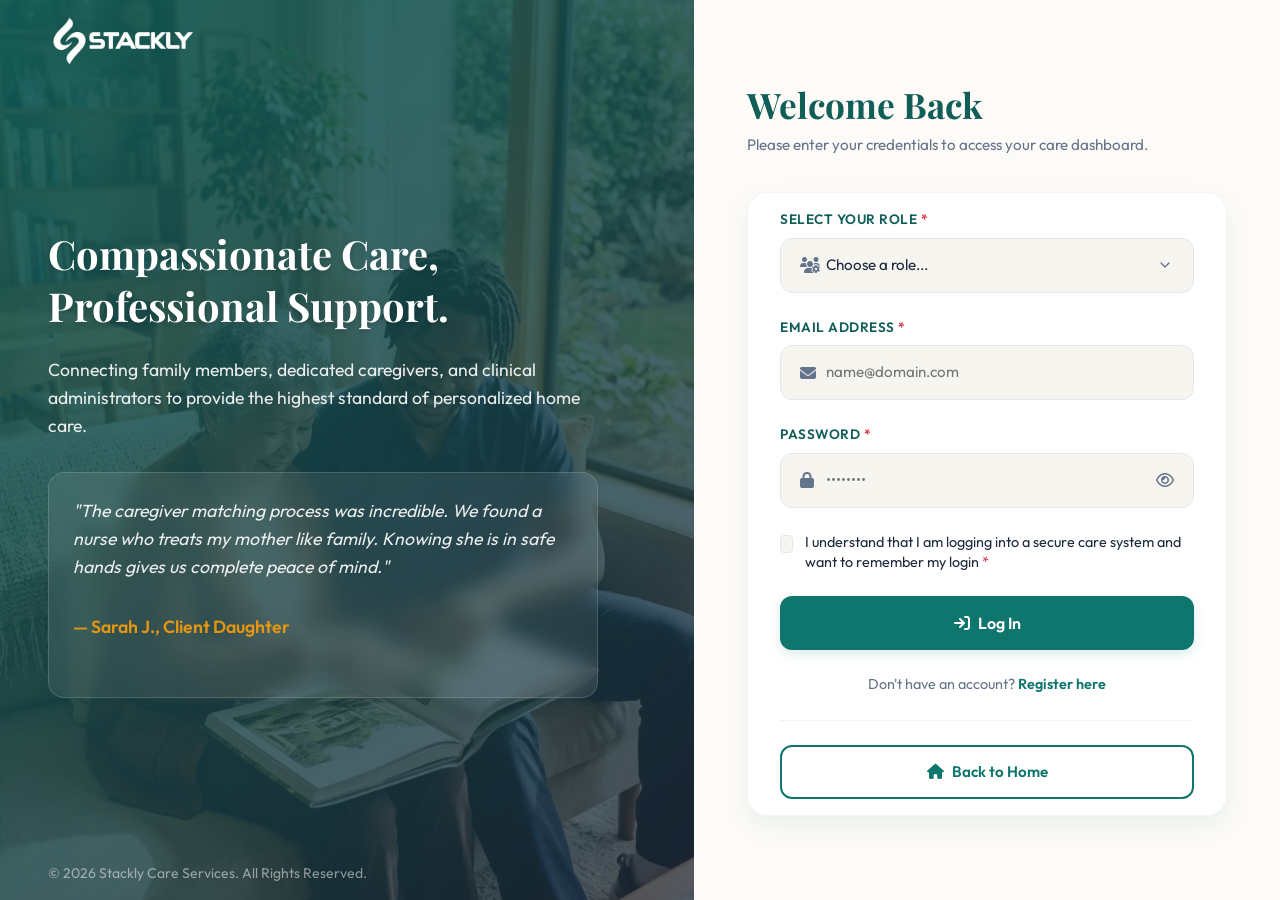
<file: pages/dashboard.html>
<!doctype html>
<html lang="en">
  <head>
    <meta charset="utf-8" />
    <meta http-equiv="x-ua-compatible" content="ie=edge" />
    <meta
      name="description"
      content="Stackly Care Services Dashboard - Secure portal for clients, caregivers, and administrators."
    />
    <meta
      name="viewport"
      content="width=device-width, initial-scale=1, shrink-to-fit=no"
    />
    <title>Care Portal - Stackly Care Services</title>

    <!-- Favicon -->
    <link
      rel="shortcut icon"
      href="../assets/images/logoStackly.webp"
      type="image/webp"
    />

    <!-- Google Fonts & Icon Libraries -->
    <link
      rel="stylesheet"
      href="https://cdn.jsdelivr.net/npm/bootstrap@5.3.3/dist/css/bootstrap.min.css"
    />
    <link
      rel="stylesheet"
      href="https://cdnjs.cloudflare.com/ajax/libs/font-awesome/6.7.2/css/all.min.css"
    />
    <link rel="stylesheet" href="../assets/css/dashboard.css" />
  </head>
  <body>
    <!-- Dashboard Core Wrapper -->
    <div class="dashboard-wrapper" id="dashboardWrapper">
      <!-- Sidebar Backdrop for Mobile Screens -->
      <div class="sidebar-backdrop" id="sidebarBackdrop"></div>

      <!-- --- Sidebar Menu --- -->
      <aside class="dashboard-sidebar" id="dashboardSidebar">
        <!-- Brand Logo Header -->
        <div class="sidebar-brand">
          <a
            href="../index.html"
            class="d-flex align-items-center text-decoration-none"
          >
            <img
              src="../assets/images/logoStackly.webp"
              alt="Stackly Care Services Logo"
              class="me-2"
            />
          </a>
        </div>

        <!-- User Information Badge -->
        <div class="sidebar-user-card">
          <div class="d-flex align-items-center gap-3">
            <div class="user-avatar-placeholder" id="userAvatar">U</div>
            <div class="user-details overflow-hidden">
              <h6 class="mb-0 text-truncate" id="userNameLabel">User Name</h6>
              <small id="userRoleBadge">Role</small>
            </div>
          </div>
        </div>

        <!-- Sidebar Navigation (Role Specific List) -->
        <nav class="sidebar-nav">
          <!-- 1. Client / Family Member Sidebar Navigation -->
          <div class="role-nav-group d-none" id="navGroup-client">
            <div class="nav-section-title">Client Portal</div>
            <a
              href="#"
              class="sidebar-link active"
              data-panel="client-overview"
            >
              <i class="fa-solid fa-house-chimney"></i>
              <span>Dashboard Overview</span>
            </a>
            <a href="#" class="sidebar-link" data-panel="client-schedule">
              <i class="fa-solid fa-calendar-check"></i>
              <span>Care Schedule</span>
            </a>
            <a href="#" class="sidebar-link" data-panel="client-reports">
              <i class="fa-solid fa-file-waveform"></i>
              <span>Daily Care Reports</span>
            </a>
            <a href="#" class="sidebar-link" data-panel="client-billing">
              <i class="fa-solid fa-credit-card"></i>
              <span>Billing & Payments</span>
            </a>
            <a href="#" class="sidebar-link" data-panel="client-support">
              <i class="fa-solid fa-circle-question"></i>
              <span>Help & Support</span>
            </a>
          </div>

          <!-- 2. Caregiver / Nurse Sidebar Navigation -->
          <div class="role-nav-group d-none" id="navGroup-caregiver">
            <div class="nav-section-title">Caregiver Hub</div>
            <a
              href="#"
              class="sidebar-link active"
              data-panel="caregiver-overview"
            >
              <i class="fa-solid fa-hospital-user"></i>
              <span>Overview & Alerts</span>
            </a>
            <a href="#" class="sidebar-link" data-panel="caregiver-roster">
              <i class="fa-solid fa-address-book"></i>
              <span>Client Roster</span>
            </a>
            <a href="#" class="sidebar-link" data-panel="caregiver-shift">
              <i class="fa-solid fa-business-time"></i>
              <span>Shift Logs & EVV</span>
            </a>
            <a href="#" class="sidebar-link" data-panel="caregiver-meds">
              <i class="fa-solid fa-capsules"></i>
              <span>Medication Checklist</span>
            </a>
            <a href="#" class="sidebar-link" data-panel="caregiver-training">
              <i class="fa-solid fa-graduation-cap"></i>
              <span>Training & Standards</span>
            </a>
          </div>

          <!-- 3. Administrator Sidebar Navigation -->
          <div class="role-nav-group d-none" id="navGroup-admin">
            <div class="nav-section-title">Admin Management</div>
            <a href="#" class="sidebar-link active" data-panel="admin-overview">
              <i class="fa-solid fa-chart-pie"></i>
              <span>System Overview</span>
            </a>
            <a href="#" class="sidebar-link" data-panel="admin-caregivers">
              <i class="fa-solid fa-user-nurse"></i>
              <span>Caregiver Directory</span>
            </a>
            <a href="#" class="sidebar-link" data-panel="admin-clients">
              <i class="fa-solid fa-users"></i>
              <span>Client Directory</span>
            </a>
            <a href="#" class="sidebar-link" data-panel="admin-billing">
              <i class="fa-solid fa-wallet"></i>
              <span>Billing & Payroll</span>
            </a>
            <a href="#" class="sidebar-link" data-panel="admin-compliance">
              <i class="fa-solid fa-clipboard-check"></i>
              <span>Compliance & Audit</span>
            </a>
          </div>
        </nav>

        <!-- Quick Logout link -->
        <div class="mt-auto border-top p-3 border-secondary-subtle">
          <a
            href="#"
            class="btn btn-outline-danger w-100 logout-btn logout-btn-sidebar"
          >
            <i class="fa-solid fa-arrow-right-from-bracket me-2"></i>Logout
          </a>
        </div>
      </aside>

      <!-- --- Main Content Area --- -->
      <main class="dashboard-content-area">
        <!-- Top Sticky Header -->
        <header class="dashboard-topbar">
          <div class="topbar-left">
            <button
              type="button"
              class="sidebar-toggle-btn"
              id="sidebarCollapse"
            >
              <i class="fa-solid fa-bars-staggered"></i>
            </button>
            <div class="search-box-topbar d-none d-md-flex align-items-center">
              <div class="input-group">
                <span
                  class="input-group-text bg-white border-end-0 text-muted"
                  style="
                    border-color: var(--border-color);
                    border-radius: 30px 0 0 30px;
                    padding-left: 1.25rem;
                  "
                >
                  <i class="fa-solid fa-magnifying-glass text-teal"></i>
                </span>
                <label for="dashboardSearch" class="visually-hidden"
                  >Search portal contents</label
                >
                <input
                  type="text"
                  id="dashboardSearch"
                  name="dashboardSearch"
                  placeholder="Search portal contents..."
                  class="form-control border-start-0 shadow-none"
                  style="
                    border-color: var(--border-color);
                    border-radius: 0 30px 30px 0;
                    font-size: 0.9rem;
                    padding-right: 1.25rem;
                  "
                />
              </div>
            </div>
          </div>

          <!-- Topbar Actions & Dropdown -->
          <div class="topbar-right">
            <!-- Notifications Badge -->
            <div class="dropdown">
              <div
                class="notification-badge-wrapper"
                data-bs-toggle="dropdown"
                aria-expanded="false"
              >
                <i class="fa-solid fa-bell text-teal"></i>
                <span class="badge">3</span>
              </div>
              <ul
                class="dropdown-menu dropdown-menu-end dropdown-menu-profile py-2"
                style="width: 320px"
              >
                <li class="px-3 py-2 border-bottom border-color">
                  <h6 class="mb-0 fw-bold text-teal">
                    <i class="fa-solid fa-bell-concierge me-2"></i>Recent
                    Notifications
                  </h6>
                </li>
                <li>
                  <a
                    class="dropdown-item py-2 border-bottom border-color"
                    href="#"
                  >
                    <div class="d-flex gap-2">
                      <i
                        class="fa-solid fa-clipboard-list text-accent mt-1"
                      ></i>
                      <div>
                        <p class="mb-0 fw-semibold text-slate small">
                          Medication checklist updated
                        </p>
                        <small class="text-muted">10 mins ago</small>
                      </div>
                    </div>
                  </a>
                </li>
                <li>
                  <a
                    class="dropdown-item py-2 border-bottom border-color"
                    href="#"
                  >
                    <div class="d-flex gap-2">
                      <i
                        class="fa-solid fa-location-crosshairs text-teal mt-1"
                      ></i>
                      <div>
                        <p class="mb-0 fw-semibold text-slate small">
                          Shift check-in location confirmed
                        </p>
                        <small class="text-muted">1 hour ago</small>
                      </div>
                    </div>
                  </a>
                </li>
                <li>
                  <a class="dropdown-item py-2" href="#">
                    <div class="d-flex gap-2">
                      <i class="fa-solid fa-file-invoice text-success mt-1"></i>
                      <div>
                        <p class="mb-0 fw-semibold text-slate small">
                          Monthly statement generated
                        </p>
                        <small class="text-muted">Yesterday</small>
                      </div>
                    </div>
                  </a>
                </li>
              </ul>
            </div>

            <!-- Profile Settings Dropdown -->
            <div class="dropdown">
              <a
                href="#"
                class="d-flex align-items-center gap-2 text-decoration-none dropdown-toggle user-navbar-dropdown text-slate"
                data-bs-toggle="dropdown"
                aria-expanded="false"
              >
                <div
                  class="user-avatar-placeholder"
                  id="userNavbarAvatar"
                  style="width: 36px; height: 36px; font-size: 1rem"
                >
                  U
                </div>
                <span
                  class="d-none d-sm-inline fw-bold text-teal"
                  id="userNavbarName"
                  >User</span
                >
              </a>
              <ul class="dropdown-menu dropdown-menu-end dropdown-menu-profile">
                <li class="px-4 py-2 border-bottom border-color">
                  <div
                    class="fw-bold text-teal-dark"
                    id="dropdownEmail"
                    style="word-break: break-all"
                  >
                    user@domain.com
                  </div>
                  <small class="text-muted fw-semibold" id="dropdownRole"
                    >Care User</small
                  >
                </li>
                <li>
                  <a class="dropdown-item py-2" href="#">
                    <i class="fa-regular fa-id-card me-2 text-teal"></i> My
                    Profile
                  </a>
                </li>
                <li>
                  <a class="dropdown-item py-2" href="#">
                    <i class="fa-solid fa-sliders me-2 text-teal"></i> Settings
                  </a>
                </li>
                <li>
                  <hr class="dropdown-divider border-color" />
                </li>
                <li>
                  <a class="dropdown-item py-2 text-danger logout-btn" href="#">
                    <i class="fa-solid fa-right-from-bracket me-2"></i> Log Out
                  </a>
                </li>
              </ul>
            </div>
          </div>
        </header>

        <!-- --- Dashboard Body Contents --- -->
        <div class="dashboard-body">
          <!-- Dynamic Role Greeting Banner (Stunning Visual Gradient) -->
          <div class="greeting-banner">
            <div class="banner-bubble banner-bubble-1"></div>
            <div class="banner-bubble banner-bubble-2"></div>
            <h1 id="greetingTitle">Welcome back, User!</h1>
            <p class="mb-2" id="greetingMessage">
              Access your Stackly Care portal below. You can update schedules,
              inspect health reports, and communicate directly with care
              supervisors.
            </p>
            <div class="login-meta-text">
              <i class="fa-solid fa-clock-rotate-left me-1"></i> Current Session
              Started:
              <span id="loginTimeText" class="text-white">Just now</span>
            </div>
          </div>

          <!-- ============================================== -->
          <!-- CLIENT / FAMILY PORTAL PANELS -->
          <!-- ============================================== -->
          <div class="role-panels d-none" id="panels-client">
            <!-- Panel 1: Client Overview -->
            <div class="dashboard-panel" id="panel-client-overview">
              <div class="row g-4 mb-4">
                <div class="col-12 col-md-6 col-lg-3">
                  <div class="metric-card metric-card-accent-teal">
                    <div
                      class="d-flex align-items-center justify-content-between mb-3"
                    >
                      <span class="metric-card-title">Blood Pressure</span>
                      <div class="metric-icon-box bg-teal">
                        <i class="fa-solid fa-heart-pulse"></i>
                      </div>
                    </div>
                    <div class="vital-value mb-1">122/80</div>
                    <span class="vital-status normal"
                      ><i class="fa-solid fa-circle-check"></i> BP Stable</span
                    >
                  </div>
                </div>
                <div class="col-12 col-md-6 col-lg-3">
                  <div class="metric-card metric-card-accent-teal">
                    <div
                      class="d-flex align-items-center justify-content-between mb-3"
                    >
                      <span class="metric-card-title">Blood Sugar</span>
                      <div class="metric-icon-box bg-teal">
                        <i class="fa-solid fa-droplet"></i>
                      </div>
                    </div>
                    <div class="vital-value mb-1">
                      98
                      <small
                        style="
                          font-size: 0.8rem;
                          font-weight: normal;
                          color: var(--text-muted);
                        "
                        >mg/dL</small
                      >
                    </div>
                    <span class="vital-status normal"
                      ><i class="fa-solid fa-circle-check"></i> Glucose
                      Normal</span
                    >
                  </div>
                </div>
                <div class="col-12 col-md-6 col-lg-3">
                  <div class="metric-card metric-card-accent-gold">
                    <div
                      class="d-flex align-items-center justify-content-between mb-3"
                    >
                      <span class="metric-card-title">Next Nurse Visit</span>
                      <div class="metric-icon-box bg-gold">
                        <i class="fa-solid fa-hand-holding-medical"></i>
                      </div>
                    </div>
                    <div
                      class="vital-value mb-1"
                      style="font-size: 1.35rem; line-height: 1.5"
                    >
                      Today, 2:30 PM
                    </div>
                    <span class="vital-status warning"
                      ><i class="fa-solid fa-hourglass-half"></i> In 3
                      hours</span
                    >
                  </div>
                </div>
                <div class="col-12 col-md-6 col-lg-3">
                  <div class="metric-card metric-card-accent-teal">
                    <div
                      class="d-flex align-items-center justify-content-between mb-3"
                    >
                      <span class="metric-card-title">Care Plan Progress</span>
                      <div class="metric-icon-box bg-teal">
                        <i class="fa-solid fa-chart-line"></i>
                      </div>
                    </div>
                    <div class="vital-value mb-1">85%</div>
                    <div
                      class="progress"
                      style="height: 6px; background-color: var(--teal-xlight)"
                    >
                      <div
                        class="progress-bar bg-success"
                        role="progressbar"
                        style="width: 85%"
                        aria-valuenow="85"
                        aria-valuemin="0"
                        aria-valuemax="100"
                      ></div>
                    </div>
                  </div>
                </div>
              </div>

              <!-- Main Content Grid -->
              <div class="row g-4">
                <div class="col-12 col-lg-8">
                  <div class="table-custom-wrapper">
                    <div
                      class="d-flex justify-content-between align-items-center flex-wrap gap-2 mb-3"
                    >
                      <h5 class="table-title mb-0">
                        Today's Care Activity Logs
                      </h5>
                      <button
                        class="btn btn-sm btn-outline-teal font-secondary"
                        type="button"
                      >
                        <i class="fa-solid fa-pen-to-square me-1"></i>Request
                        Revision
                      </button>
                    </div>
                    <div class="table-responsive">
                      <table class="table table-custom">
                        <thead>
                          <tr>
                            <th>Time Slot</th>
                            <th>Care Task</th>
                            <th>Assigned Nurse</th>
                            <th>Status</th>
                          </tr>
                        </thead>
                        <tbody>
                          <tr>
                            <td class="font-monospace fw-semibold">08:00 AM</td>
                            <td class="fw-medium">
                              Breakfast preparation & morning cardiovascular
                              medication verification
                            </td>
                            <td>
                              <div
                                class="caregiver-profile-sm d-flex align-items-center gap-2"
                              >
                                <img
                                  src="https://images.unsplash.com/photo-1573496359142-b8d87734a5a2?w=100&auto=format&fit=crop"
                                  alt="Nurse avatar"
                                />
                                <span>Nurse Evelyn R.</span>
                              </div>
                            </td>
                            <td>
                              <span class="badge-status-completed"
                                ><i class="fa-solid fa-circle-check me-1"></i
                                >Administered</span
                              >
                            </td>
                          </tr>
                          <tr>
                            <td class="font-monospace fw-semibold">11:00 AM</td>
                            <td class="fw-medium">
                              Guided outdoor mobility walk & leg strengthening
                              exercises
                            </td>
                            <td>
                              <div
                                class="caregiver-profile-sm d-flex align-items-center gap-2"
                              >
                                <img
                                  src="https://images.unsplash.com/photo-1573496359142-b8d87734a5a2?w=100&auto=format&fit=crop"
                                  alt="Nurse avatar"
                                />
                                <span>Nurse Evelyn R.</span>
                              </div>
                            </td>
                            <td>
                              <span class="badge-status-completed"
                                ><i class="fa-solid fa-circle-check me-1"></i
                                >Completed</span
                              >
                            </td>
                          </tr>
                          <tr>
                            <td class="font-monospace fw-semibold">02:30 PM</td>
                            <td class="fw-medium">
                              Blood pressure diagnostics check & social
                              cognitive check-in
                            </td>
                            <td>
                              <div
                                class="caregiver-profile-sm d-flex align-items-center gap-2"
                              >
                                <img
                                  src="https://images.unsplash.com/photo-1573496359142-b8d87734a5a2?w=100&auto=format&fit=crop"
                                  alt="Nurse avatar"
                                />
                                <span>Nurse Evelyn R.</span>
                              </div>
                            </td>
                            <td>
                              <span class="badge-status-pending"
                                ><i class="fa-solid fa-hourglass-start me-1"></i
                                >Scheduled</span
                              >
                            </td>
                          </tr>
                          <tr>
                            <td class="font-monospace fw-semibold">07:00 PM</td>
                            <td class="fw-medium">
                              Evening nutrition oversight & bedtime sedation
                              routine support
                            </td>
                            <td>
                              <div
                                class="caregiver-profile-sm d-flex align-items-center gap-2"
                              >
                                <img
                                  src="https://images.unsplash.com/photo-1622253692010-333f2da6031d?w=100&auto=format&fit=crop"
                                  alt="Nurse avatar"
                                />
                                <span>Nurse Samuel O.</span>
                              </div>
                            </td>
                            <td>
                              <span class="badge-status-pending"
                                ><i class="fa-solid fa-hourglass-start me-1"></i
                                >Scheduled</span
                              >
                            </td>
                          </tr>
                        </tbody>
                      </table>
                    </div>
                  </div>
                </div>

                <div class="col-12 col-lg-4">
                  <!-- Custom Styled Active Care Team card -->
                  <div class="card care-team-card border-0 mb-4">
                    <div class="card-header-teal">
                      <h6 class="mb-0 fw-bold">
                        <i class="fa-solid fa-shield-heart me-2"></i>Active
                        Caregivers
                      </h6>
                    </div>
                    <div class="card-body p-4">
                      <div
                        class="d-flex align-items-center gap-3 mb-3 pb-3 border-bottom border-color"
                      >
                        <img
                          src="https://images.unsplash.com/photo-1573496359142-b8d87734a5a2?w=120&auto=format&fit=crop"
                          class="rounded-circle"
                          style="
                            width: 55px;
                            height: 55px;
                            object-fit: cover;
                            border: 2px solid var(--teal-light);
                          "
                          alt="Evelyn avatar"
                        />
                        <div>
                          <h6 class="mb-0 fw-bold text-teal-darker">
                            Evelyn Rodriguez, RN
                          </h6>
                          <small class="text-muted fw-semibold"
                            >Primary Care Specialist</small
                          >
                        </div>
                      </div>
                      <div class="mb-2">
                        <small class="text-muted fw-semibold me-1"
                          >Specialty:</small
                        >
                        <span
                          class="badge bg-teal-xlight text-teal border border-teal-subtle"
                          >Geriatric Care</span
                        >
                      </div>
                      <div class="mb-4">
                        <small class="text-muted fw-semibold me-1"
                          >Direct Line:</small
                        >
                        <span
                          class="d-block fw-bold text-teal-dark font-monospace"
                          >+1 (555) 420-CARE</span
                        >
                      </div>
                      <button
                        class="btn btn-teal w-100 rounded-pill btn-dummy"
                        type="button"
                      >
                        <i class="fa-regular fa-comments me-2"></i>Message
                        Evelyn
                      </button>
                    </div>
                  </div>

                  <!-- Custom Styled Emergency Card -->
                  <div
                    class="card emergency-card-accent border-0 p-4 text-center"
                  >
                    <div class="card-body p-0">
                      <i
                        class="fa-solid fa-phone-volume fs-2 text-danger mb-2"
                      ></i>
                      <h6 class="fw-bold mb-2">Emergency Care Line</h6>
                      <p class="small text-muted mb-4">
                        If you require immediate clinical assistance outside
                        standard visits, call our hotline.
                      </p>
                      <a
                        href="tel:18005553273"
                        class="btn btn-emergency-call px-4 w-100 fw-bold"
                        ><i class="fa-solid fa-phone-flip me-2"></i>Call
                        Careline Now</a
                      >
                    </div>
                  </div>
                </div>
              </div>
            </div>

            <!-- Panel 2: Client Schedule -->
            <div class="dashboard-panel d-none" id="panel-client-schedule">
              <div class="table-custom-wrapper mb-4">
                <div
                  class="d-flex justify-content-between align-items-center flex-wrap gap-2 mb-3"
                >
                  <h5 class="table-title mb-0">
                    <i class="fa-solid fa-calendar-days me-2"></i>Weekly Home
                    Nursing Schedule
                  </h5>
                  <div class="d-flex gap-2">
                    <button
                      class="btn btn-sm btn-outline-teal btn-dummy"
                      type="button"
                    >
                      <i class="fa-solid fa-arrow-left me-1"></i> Prev Week
                    </button>
                    <button class="btn btn-sm btn-teal btn-dummy" type="button">
                      Next Week <i class="fa-solid fa-arrow-right ms-1"></i>
                    </button>
                  </div>
                </div>
                <div class="table-responsive">
                  <table
                    class="table table-bordered table-striped table-hover align-middle mb-0"
                  >
                    <thead class="table-light">
                      <tr class="text-teal-darker border-bottom border-teal">
                        <th class="py-3 px-3">Day / Date</th>
                        <th class="py-3 px-3">Care Hours</th>
                        <th class="py-3 px-3">Assigned Staff</th>
                        <th class="py-3 px-3">Primary Visit Objectives</th>
                        <th class="py-3 px-3">Meal Preferences</th>
                        <th class="py-3 px-3">Status</th>
                      </tr>
                    </thead>
                    <tbody>
                      <tr>
                        <td class="fw-bold px-3">Monday</td>
                        <td class="font-monospace px-3">08:00 AM - 12:00 PM</td>
                        <td class="fw-semibold text-teal px-3">
                          Nurse Evelyn R.
                        </td>
                        <td class="px-3 text-slate">
                          Patient hygiene verification, Metoprolol
                          administration, outdoor stroll assistance
                        </td>
                        <td class="px-3 text-muted">
                          Warm oatmeal & sliced peaches
                        </td>
                        <td class="px-3">
                          <span
                            class="badge bg-success bg-opacity-15 text-white border border-success-subtle fw-semibold px-2 py-1"
                            >Confirmed</span
                          >
                        </td>
                      </tr>
                      <tr>
                        <td class="fw-bold px-3">Tuesday</td>
                        <td class="font-monospace px-3">01:00 PM - 05:00 PM</td>
                        <td class="fw-semibold text-teal px-3">
                          Nurse Evelyn R.
                        </td>
                        <td class="px-3 text-slate">
                          Vitals record checklist, Doctor clinical transport
                          support, pharmacy run
                        </td>
                        <td class="px-3 text-muted">
                          Steamed salmon & roasted broccoli
                        </td>
                        <td class="px-3">
                          <span
                            class="badge bg-success bg-opacity-15 text-white border border-success-subtle fw-semibold px-2 py-1"
                            >Confirmed</span
                          >
                        </td>
                      </tr>
                      <tr>
                        <td class="fw-bold px-3">Wednesday</td>
                        <td class="font-monospace px-3">08:00 AM - 12:00 PM</td>
                        <td class="fw-semibold text-teal px-3">
                          Nurse Evelyn R.
                        </td>
                        <td class="px-3 text-slate">
                          Stretching physical therapy, cognitive puzzles,
                          post-lunch vitals tracking
                        </td>
                        <td class="px-3 text-muted">
                          Vegetable barley soup & bread toast
                        </td>
                        <td class="px-3">
                          <span
                            class="badge bg-success bg-opacity-15 text-white border border-success-subtle fw-semibold px-2 py-1"
                            >Confirmed</span
                          >
                        </td>
                      </tr>
                      <tr>
                        <td class="fw-bold px-3">Thursday</td>
                        <td class="font-monospace px-3">01:00 PM - 05:00 PM</td>
                        <td class="fw-semibold text-teal px-3">
                          Nurse Samuel O.
                        </td>
                        <td class="px-3 text-slate">
                          Light indoor cleaning support, companion walks,
                          checking medication box
                        </td>
                        <td class="px-3 text-muted">
                          Mixed vegetable stir fry
                        </td>
                        <td class="px-3">
                          <span
                            class="badge bg-warning bg-opacity-15 text-white border border-warning-subtle fw-semibold px-2 py-1"
                            >Matching Staff</span
                          >
                        </td>
                      </tr>
                      <tr>
                        <td class="fw-bold px-3">Friday</td>
                        <td class="font-monospace px-3">08:00 AM - 12:00 PM</td>
                        <td class="fw-semibold text-teal px-3">
                          Nurse Evelyn R.
                        </td>
                        <td class="px-3 text-slate">
                          Bi-weekly blood glucose audits, cognitive review,
                          coordination check
                        </td>
                        <td class="px-3 text-muted">
                          Scrambled eggs with toast
                        </td>
                        <td class="px-3">
                          <span
                            class="badge bg-success bg-opacity-15 text-white border border-success-subtle fw-semibold px-2 py-1"
                            >Confirmed</span
                          >
                        </td>
                      </tr>
                    </tbody>
                  </table>
                </div>
              </div>
            </div>

            <!-- Panel 3: Client Reports -->
            <div class="dashboard-panel d-none" id="panel-client-reports">
              <div class="table-custom-wrapper">
                <div
                  class="d-flex justify-content-between align-items-center mb-4 flex-wrap gap-2"
                >
                  <h5 class="table-title mb-0">
                    <i class="fa-solid fa-clipboard-list me-2"></i>Caregiver
                    Shift Daily Log Sheets
                  </h5>
                  <button class="btn btn-teal btn-sm btn-dummy" type="button">
                    <i class="fa-solid fa-file-pdf me-2"></i>Download PDF Ledger
                  </button>
                </div>
                <div class="table-responsive">
                  <table class="table table-hover align-middle">
                    <thead>
                      <tr class="text-teal-darker border-bottom border-teal">
                        <th>Date</th>
                        <th>Caregiver Name</th>
                        <th>Vitals Checked</th>
                        <th>Drugs Managed</th>
                        <th>Clinical Progression Summary</th>
                      </tr>
                    </thead>
                    <tbody>
                      <tr>
                        <td class="fw-bold text-teal-dark font-monospace">
                          July 30, 2026
                        </td>
                        <td class="fw-semibold">Evelyn Rodriguez, RN</td>
                        <td class="font-monospace text-slate">
                          122/81 mmHg | 72 bpm
                        </td>
                        <td class="text-slate">
                          Metoprolol 50mg, Aspirin 81mg
                        </td>
                        <td class="text-muted small">
                          Margaret was in very good spirits today. Assisted with
                          morning hygiene. We completed a 15-minute walk around
                          the courtyard. Fully consumed breakfast oatmeal.
                          Supported rest period.
                        </td>
                      </tr>
                      <tr>
                        <td class="fw-bold text-teal-dark font-monospace">
                          July 29, 2026
                        </td>
                        <td class="fw-semibold">Evelyn Rodriguez, RN</td>
                        <td class="font-monospace text-slate">
                          124/83 mmHg | 74 bpm
                        </td>
                        <td class="text-slate">
                          Metoprolol 50mg, Aspirin 81mg
                        </td>
                        <td class="text-muted small">
                          Blood glucose was completely normal after lunch (105
                          mg/dL). Assisted with memory recall exercises. Patient
                          complained of lower back stiffness; applied warm gel
                          massager.
                        </td>
                      </tr>
                      <tr>
                        <td class="fw-bold text-teal-dark font-monospace">
                          July 28, 2026
                        </td>
                        <td class="fw-semibold">Evelyn Rodriguez, RN</td>
                        <td class="font-monospace text-slate">
                          118/79 mmHg | 68 bpm
                        </td>
                        <td class="text-slate">
                          Metoprolol 50mg, Aspirin 81mg
                        </td>
                        <td class="text-muted small">
                          Morning diagnostic check. Vitals are stable and well
                          within the normal index. Assisted with mobility.
                          Shared family photo reviews. Assisted with light
                          kitchen dishes.
                        </td>
                      </tr>
                      <tr>
                        <td class="fw-bold text-teal-dark font-monospace">
                          July 27, 2026
                        </td>
                        <td class="fw-semibold">Samuel Onyeka, RN</td>
                        <td class="font-monospace text-slate">
                          120/80 mmHg | 70 bpm
                        </td>
                        <td class="text-slate">
                          Metoprolol 50mg, Multivitamins
                        </td>
                        <td class="text-muted small">
                          Evening check-in visit. Prepared baked fish.
                          Encouraged water intake. Supported night medication
                          and preparation for bedtime. Settled into bed
                          comfortably at 8:45 PM.
                        </td>
                      </tr>
                    </tbody>
                  </table>
                </div>
              </div>
            </div>

            <!-- Panel 4: Client Billing -->
            <div class="dashboard-panel d-none" id="panel-client-billing">
              <div class="row g-4 mb-4">
                <div class="col-12 col-md-4">
                  <div
                    class="card border-0 shadow-sm p-4 bg-white"
                    style="
                      border-radius: 20px;
                      border: 1px solid var(--border-color) !important;
                    "
                  >
                    <div
                      class="text-muted small fw-bold text-uppercase tracking-wider"
                    >
                      Statement Balance
                    </div>
                    <div class="fs-1 fw-bold text-teal-dark mt-2">$240.00</div>
                    <div class="small text-danger fw-semibold mt-1">
                      <i class="fa-solid fa-calendar-day me-1"></i> Due in 5
                      Days (Aug 5)
                    </div>
                    <button
                      class="btn btn-teal w-100 mt-4 rounded-pill btn-dummy"
                      type="button"
                    >
                      <i class="fa-solid fa-wallet me-2"></i>Pay Statement Now
                    </button>
                  </div>
                </div>
                <div class="col-12 col-md-4">
                  <div
                    class="card border-0 shadow-sm p-4 bg-white"
                    style="
                      border-radius: 20px;
                      border: 1px solid var(--border-color) !important;
                    "
                  >
                    <div
                      class="text-muted small fw-bold text-uppercase tracking-wider"
                    >
                      Insurance Coverage
                    </div>
                    <div class="fs-1 fw-bold text-success mt-2">80% / 20%</div>
                    <div class="small text-muted fw-semibold mt-1">
                      <i class="fa-solid fa-circle-check text-success me-1"></i>
                      NDIS / Medicare Active
                    </div>
                    <button
                      class="btn btn-outline-teal w-100 mt-4 rounded-pill btn-dummy"
                      type="button"
                    >
                      <i class="fa-solid fa-file-shield me-2"></i>Manage
                      Coverage
                    </button>
                  </div>
                </div>
                <div class="col-12 col-md-4">
                  <div
                    class="card border-0 shadow-sm p-4 bg-white"
                    style="
                      border-radius: 20px;
                      border: 1px solid var(--border-color) !important;
                    "
                  >
                    <div
                      class="text-muted small fw-bold text-uppercase tracking-wider"
                    >
                      Auto-Debit Billing
                    </div>
                    <div class="fs-1 fw-bold text-slate mt-2">Aug 15</div>
                    <div class="small text-muted fw-semibold mt-1">
                      <i class="fa-solid fa-credit-card me-1"></i> Visa ending
                      in 4292
                    </div>
                    <button
                      class="btn btn-outline-secondary w-100 mt-4 rounded-pill btn-dummy"
                      style="border-radius: 50px"
                      type="button"
                    >
                      Change Payment
                    </button>
                  </div>
                </div>
              </div>

              <div class="table-custom-wrapper">
                <h5 class="table-title mb-3">
                  <i class="fa-solid fa-receipt me-2"></i>Invoice Settlement
                  Ledger
                </h5>
                <div class="table-responsive">
                  <table class="table table-striped align-middle">
                    <thead>
                      <tr class="text-teal-darker border-bottom border-teal">
                        <th>Invoice ID</th>
                        <th>Billing Cycle Period</th>
                        <th>Amount Paid</th>
                        <th>Payer Breakdown</th>
                        <th>Status</th>
                        <th>Receipt</th>
                      </tr>
                    </thead>
                    <tbody>
                      <tr>
                        <td class="font-monospace fw-bold">INV-2026-07A</td>
                        <td class="text-slate">July 1 - July 15, 2026</td>
                        <td class="fw-semibold">$840.00</td>
                        <td class="text-muted">
                          NDIS Medicare (80%) + Co-pay (20%)
                        </td>
                        <td>
                          <span
                            class="badge bg-success bg-opacity-15 text-white border border-success-subtle fw-semibold px-2 py-1"
                            >Settled</span
                          >
                        </td>
                        <td>
                          <button
                            class="btn btn-sm btn-outline-teal btn-dummy"
                            type="button"
                          >
                            <i class="fa-solid fa-download"></i>
                          </button>
                        </td>
                      </tr>
                      <tr>
                        <td class="font-monospace fw-bold">INV-2026-06B</td>
                        <td class="text-slate">June 16 - June 30, 2026</td>
                        <td class="fw-semibold">$960.00</td>
                        <td class="text-muted">
                          NDIS Government Support (100%)
                        </td>
                        <td>
                          <span
                            class="badge bg-success bg-opacity-15 text-white border border-success-subtle fw-semibold px-2 py-1"
                            >Settled</span
                          >
                        </td>
                        <td>
                          <button
                            class="btn btn-sm btn-outline-teal btn-dummy"
                            type="button"
                          >
                            <i class="fa-solid fa-download"></i>
                          </button>
                        </td>
                      </tr>
                      <tr>
                        <td class="font-monospace fw-bold">INV-2026-06A</td>
                        <td class="text-slate">June 1 - June 15, 2026</td>
                        <td class="fw-semibold">$880.00</td>
                        <td class="text-muted">
                          Private Health Insurance Plan Coverage
                        </td>
                        <td>
                          <span
                            class="badge bg-success bg-opacity-15 text-white border border-success-subtle fw-semibold px-2 py-1"
                            >Settled</span
                          >
                        </td>
                        <td>
                          <button
                            class="btn btn-sm btn-outline-teal btn-dummy"
                            type="button"
                          >
                            <i class="fa-solid fa-download"></i>
                          </button>
                        </td>
                      </tr>
                    </tbody>
                  </table>
                </div>
              </div>
            </div>

            <!-- Panel 5: Client Support -->
            <div class="dashboard-panel d-none" id="panel-client-support">
              <div class="row g-4">
                <div class="col-12 col-lg-7">
                  <div class="table-custom-wrapper">
                    <h5 class="table-title mb-3">
                      <i class="fa-solid fa-paper-plane me-2"></i>Contact Care
                      Supervisor
                    </h5>
                    <form id="clientSupportForm" class="btn-dummy">
                      <div class="mb-3">
                        <label class="form-label-custom mb-1" for="supportTopic"
                          >Select Topic</label
                        >
                        <select
                          class="form-select border-color"
                          id="supportTopic"
                          name="supportTopic"
                        >
                          <option>Schedule Revision / Vacation Request</option>
                          <option>Caregiver Feedback or Match Request</option>
                          <option>Medication Plan Updates</option>
                          <option>Billing, Invoices & Co-pays</option>
                          <option>General Support Query</option>
                        </select>
                      </div>
                      <div class="mb-3">
                        <label
                          class="form-label-custom mb-1"
                          for="supportMessage"
                          >Detailed Message</label
                        >
                        <textarea
                          class="form-control border-color"
                          id="supportMessage"
                          name="supportMessage"
                          rows="5"
                          placeholder="Specify requirements... Our clinical supervisors review tickets within 2 hours."
                        ></textarea>
                      </div>
                      <button
                        class="btn btn-teal rounded-pill px-4"
                        type="submit"
                      >
                        Submit Request
                      </button>
                    </form>
                  </div>
                </div>

                <div class="col-12 col-lg-5">
                  <div
                    class="card border-0 shadow-sm p-4 bg-white"
                    style="
                      border-radius: 20px;
                      border: 1px solid var(--border-color) !important;
                    "
                  >
                    <h5 class="table-title mb-3">Direct Contacts</h5>
                    <div
                      class="d-flex align-items-center gap-3 mb-3 pb-3 border-bottom border-color"
                    >
                      <div
                        class="bg-teal-xlight text-teal rounded-circle d-flex align-items-center justify-content-center"
                        style="
                          width: 48px;
                          height: 48px;
                          border: 1px solid rgba(15, 118, 110, 0.15);
                        "
                      >
                        <i class="fa-solid fa-user-shield fs-5"></i>
                      </div>
                      <div>
                        <h6 class="mb-0 fw-bold text-teal-darker">
                          Clara Vance
                        </h6>
                        <small class="text-muted fw-semibold"
                          >Senior Case Manager</small
                        >
                        <div class="small fw-semibold text-teal font-monospace">
                          clara.vance@stacklycare.com
                        </div>
                      </div>
                    </div>
                    <div class="d-flex align-items-center gap-3 mb-3">
                      <div
                        class="bg-accent-xlight text-accent rounded-circle d-flex align-items-center justify-content-center"
                        style="
                          width: 48px;
                          height: 48px;
                          border: 1px solid rgba(217, 119, 6, 0.15);
                        "
                      >
                        <i class="fa-solid fa-credit-card fs-5"></i>
                      </div>
                      <div>
                        <h6 class="mb-0 fw-bold text-slate">
                          Billing Help Desk
                        </h6>
                        <small class="text-muted fw-semibold"
                          >Accounts Coordinator</small
                        >
                        <div
                          class="small fw-semibold text-accent font-monospace"
                        >
                          billing@stacklycare.com
                        </div>
                      </div>
                    </div>
                    <hr class="border-color" />
                    <div class="text-center p-3 bg-warm rounded-3">
                      <div class="small text-muted mb-1">
                        <i class="fa-solid fa-clock me-1"></i> Office Hours
                      </div>
                      <div class="fw-bold text-teal-dark small">
                        Mon-Fri: 8:00 AM - 6:00 PM EST
                      </div>
                    </div>
                  </div>
                </div>
              </div>
            </div>
          </div>

          <!-- ============================================== -->
          <!-- CAREGIVER / NURSE PORTAL PANELS -->
          <!-- ============================================== -->
          <div class="role-panels d-none" id="panels-caregiver">
            <!-- Panel 1: Caregiver Overview -->
            <div class="dashboard-panel" id="panel-caregiver-overview">
              <div class="row g-4 mb-4">
                <div class="col-12 col-lg-4">
                  <!-- Clock In/Out Widget -->
                  <div class="clock-widget">
                    <div
                      class="text-muted small fw-bold text-uppercase tracking-wider mb-2"
                    >
                      Visit Verification (EVV)
                    </div>
                    <div class="clock-timer mb-3" id="clockDisplay">
                      00:00:00
                    </div>
                    <div
                      class="clock-actions d-flex justify-content-center gap-2"
                    >
                      <button
                        class="btn btn-teal"
                        id="clockInBtn"
                        type="button"
                      >
                        <i class="fa-solid fa-play me-2"></i>Clock In
                      </button>
                      <button
                        class="btn btn-outline-danger d-none"
                        id="clockOutBtn"
                        style="border-radius: 50px"
                        type="button"
                      >
                        <i class="fa-solid fa-stop me-2"></i>Clock Out
                      </button>
                    </div>
                    <div class="mt-3 small" id="clockStatusText">
                      Status: Not Clocked In
                    </div>
                  </div>
                </div>

                <div class="col-12 col-md-6 col-lg-4">
                  <div class="metric-card metric-card-accent-gold">
                    <div
                      class="d-flex align-items-center justify-content-between mb-3"
                    >
                      <span class="metric-card-title">Assigned Shifts</span>
                      <div class="metric-icon-box bg-gold">
                        <i class="fa-solid fa-user-check"></i>
                      </div>
                    </div>
                    <div class="vital-value mb-1">3 Visits</div>
                    <div class="small text-muted fw-semibold">
                      <i class="fa-solid fa-circle-check text-success"></i> 1
                      Logged | 2 Scheduled
                    </div>
                  </div>
                </div>

                <div class="col-12 col-md-6 col-lg-4">
                  <div class="metric-card metric-card-accent-teal">
                    <div
                      class="d-flex align-items-center justify-content-between mb-3"
                    >
                      <span class="metric-card-title"
                        >Worked Hours (Weekly)</span
                      >
                      <div class="metric-icon-box bg-teal">
                        <i class="fa-solid fa-business-time"></i>
                      </div>
                    </div>
                    <div class="vital-value mb-1">28.5 hrs</div>
                    <div class="small text-teal fw-semibold">
                      <i class="fa-solid fa-gauge-high"></i> 82% of weekly
                      milestone (35h)
                    </div>
                  </div>
                </div>
              </div>

              <!-- Shift Overview -->
              <div class="row g-4">
                <div class="col-12 col-lg-8">
                  <div class="table-custom-wrapper">
                    <h5 class="table-title mb-3">
                      Today's Assigned Patient Shifts
                    </h5>
                    <div class="table-responsive">
                      <table class="table table-custom">
                        <thead>
                          <tr>
                            <th>Time Slot</th>
                            <th>Patient / Address</th>
                            <th>Care Objectives</th>
                            <th>Medical Warnings</th>
                            <th>Action</th>
                          </tr>
                        </thead>
                        <tbody>
                          <tr>
                            <td class="font-monospace fw-semibold">
                              08:00 AM - 12:00 PM
                            </td>
                            <td>
                              <div>
                                <h6 class="mb-0 fw-bold text-teal-darker">
                                  Margaret Vance (84)
                                </h6>
                                <small class="text-muted fw-semibold"
                                  ><i class="fa-solid fa-location-dot me-1"></i>
                                  492 Oak Ridge Dr.</small
                                >
                              </div>
                            </td>
                            <td>
                              <span
                                class="badge bg-teal-xlight text-teal border border-teal-subtle"
                                >Geriatric Care plan</span
                              >
                            </td>
                            <td>
                              <span class="text-danger small fw-bold"
                                ><i
                                  class="fa-solid fa-triangle-exclamation me-1"
                                ></i>
                                Cardiovascular monitoring required</span
                              >
                            </td>
                            <td>
                              <button
                                class="btn btn-sm btn-success btn-dummy"
                                type="button"
                              >
                                <i class="fa-solid fa-check"></i> Shift Finished
                              </button>
                            </td>
                          </tr>
                          <tr>
                            <td class="font-monospace fw-semibold">
                              01:00 PM - 04:00 PM
                            </td>
                            <td>
                              <div>
                                <h6 class="mb-0 fw-bold text-teal-darker">
                                  James Rutherford (79)
                                </h6>
                                <small class="text-muted fw-semibold"
                                  ><i class="fa-solid fa-location-dot me-1"></i>
                                  102 Whispering Pines Rd.</small
                                >
                              </div>
                            </td>
                            <td>
                              <span
                                class="badge bg-teal-xlight text-teal border border-teal-subtle"
                                >Dementia Companionship</span
                              >
                            </td>
                            <td>
                              <span class="text-warning small fw-bold"
                                ><i
                                  class="fa-solid fa-circle-exclamation me-1"
                                ></i>
                                Routine memory recall assistance</span
                              >
                            </td>
                            <td>
                              <button
                                class="btn btn-sm btn-teal btn-dummy"
                                type="button"
                              >
                                Begin Shift
                              </button>
                            </td>
                          </tr>
                          <tr>
                            <td class="font-monospace fw-semibold">
                              05:30 PM - 08:30 PM
                            </td>
                            <td>
                              <div>
                                <h6 class="mb-0 fw-bold text-teal-darker">
                                  Arthur Pendelton (82)
                                </h6>
                                <small class="text-muted fw-semibold"
                                  ><i class="fa-solid fa-location-dot me-1"></i>
                                  85 Maple Leaf St.</small
                                >
                              </div>
                            </td>
                            <td>
                              <span
                                class="badge bg-teal-xlight text-teal border border-teal-subtle"
                                >Rehabilitative Wound Care</span
                              >
                            </td>
                            <td>
                              <span class="text-muted small"
                                >Wound clean and evening nutrition prep</span
                              >
                            </td>
                            <td>
                              <button
                                class="btn btn-sm btn-outline-teal btn-dummy"
                                type="button"
                              >
                                Shift details
                              </button>
                            </td>
                          </tr>
                        </tbody>
                      </table>
                    </div>
                  </div>
                </div>

                <div class="col-12 col-lg-4">
                  <div
                    class="card border-0 shadow-sm p-4 bg-white"
                    style="
                      border-radius: 20px;
                      border: 1px solid var(--border-color) !important;
                    "
                  >
                    <h6 class="fw-bold text-teal border-bottom pb-2 mb-3">
                      <i class="fa-solid fa-circle-exclamation me-2"></i>Nursing
                      Alerts
                    </h6>
                    <div
                      class="p-3 bg-accent-xlight border border-warning-subtle rounded-3 small mb-3 text-slate"
                    >
                      <strong>Compulsory EVV Logging:</strong> Keep location
                      enabled when checking in to patients. Manual check-ins
                      must be audited by case managers.
                    </div>
                    <div class="small mb-2 text-muted fw-semibold">
                      Next In-service Training:
                    </div>
                    <div class="fw-bold text-teal-dark mb-4">
                      <i class="fa-solid fa-chalkboard-user me-2"></i>
                      Wednesday, Aug 5 @ 4:00 PM
                    </div>
                    <button
                      class="btn btn-outline-teal w-100 rounded-pill btn-dummy"
                      type="button"
                    >
                      Open Training Calendar
                    </button>
                  </div>
                </div>
              </div>
            </div>

            <!-- Panel 2: Caregiver Roster -->
            <div class="dashboard-panel d-none" id="panel-caregiver-roster">
              <div class="table-custom-wrapper">
                <h5 class="table-title mb-4">
                  <i class="fa-solid fa-users me-2"></i>Patient Roster & Care
                  Protocols
                </h5>
                <div class="row g-4">
                  <div class="col-12 col-md-6">
                    <div
                      class="card border border-color rounded-3 p-4 h-100 bg-white"
                      style="border-radius: 20px !important"
                    >
                      <div
                        class="d-flex align-items-center justify-content-between mb-3 pb-2 border-bottom border-color"
                      >
                        <h6 class="fw-bold text-teal-darker mb-0">
                          Margaret Vance (Age: 84)
                        </h6>
                        <span
                          class="badge bg-success bg-opacity-10 text-success border border-success-subtle px-2 py-1"
                          >Active Case</span
                        >
                      </div>
                      <ul class="list-unstyled small text-muted mb-4">
                        <li class="mb-2">
                          <strong>Primary Doctor:</strong> Dr. Raymond Shaw
                          (Cardiology)
                        </li>
                        <li class="mb-2">
                          <strong>Known Allergies:</strong> Penicillin,
                          Shellfish
                        </li>
                        <li class="mb-2">
                          <strong>Emergency Contact:</strong> Sarah Vance
                          (Daughter) -
                          <span class="text-teal font-monospace"
                            >+1 (555) 302-3922</span
                          >
                        </li>
                        <li class="mb-2">
                          <strong>Client Address:</strong> 492 Oak Ridge Dr.,
                          Rochester
                        </li>
                      </ul>
                      <div class="d-flex gap-2">
                        <button
                          class="btn btn-sm btn-teal btn-dummy w-100"
                          type="button"
                        >
                          Care Plan Plan
                        </button>
                        <button
                          class="btn btn-sm btn-outline-teal btn-dummy w-100"
                          type="button"
                        >
                          Health Vitals Log
                        </button>
                      </div>
                    </div>
                  </div>
                  <div class="col-12 col-md-6">
                    <div
                      class="card border border-color rounded-3 p-4 h-100 bg-white"
                      style="border-radius: 20px !important"
                    >
                      <div
                        class="d-flex align-items-center justify-content-between mb-3 pb-2 border-bottom border-color"
                      >
                        <h6 class="fw-bold text-teal-darker mb-0">
                          James Rutherford (Age: 79)
                        </h6>
                        <span
                          class="badge bg-success bg-opacity-10 text-success border border-success-subtle px-2 py-1"
                          >Active Case</span
                        >
                      </div>
                      <ul class="list-unstyled small text-muted mb-4">
                        <li class="mb-2">
                          <strong>Primary Doctor:</strong> Dr. Helena Troy
                          (Neurology)
                        </li>
                        <li class="mb-2">
                          <strong>Known Allergies:</strong> None reported
                        </li>
                        <li class="mb-2">
                          <strong>Emergency Contact:</strong> Frank Rutherford
                          (Son) -
                          <span class="text-teal font-monospace"
                            >+1 (555) 902-1202</span
                          >
                        </li>
                        <li class="mb-2">
                          <strong>Client Address:</strong> 102 Whispering Pines
                          Rd.
                        </li>
                      </ul>
                      <div class="d-flex gap-2">
                        <button
                          class="btn btn-sm btn-teal btn-dummy w-100"
                          type="button"
                        >
                          Care Plan Plan
                        </button>
                        <button
                          class="btn btn-sm btn-outline-teal btn-dummy w-100"
                          type="button"
                        >
                          Health Vitals Log
                        </button>
                      </div>
                    </div>
                  </div>
                </div>
              </div>
            </div>

            <!-- Panel 3: Caregiver Shift Logs -->
            <div class="dashboard-panel d-none" id="panel-caregiver-shift">
              <div class="row g-4">
                <div class="col-12 col-lg-5">
                  <div class="table-custom-wrapper">
                    <h5 class="table-title mb-3">Record Daily Shift Details</h5>
                    <form id="shiftLogForm" class="btn-dummy">
                      <div class="mb-3">
                        <label class="form-label-custom mb-1" for="shiftClient"
                          >Select Client</label
                        >
                        <select
                          class="form-select border-color"
                          id="shiftClient"
                          name="shiftClient"
                        >
                          <option>Margaret Vance</option>
                          <option>James Rutherford</option>
                          <option>Arthur Pendelton</option>
                        </select>
                      </div>
                      <div class="row mb-3">
                        <div class="col">
                          <label class="form-label-custom mb-1" for="shiftDate"
                            >Date</label
                          >
                          <input
                            type="date"
                            class="form-control border-color"
                            id="shiftDate"
                            name="shiftDate"
                            required
                          />
                        </div>
                        <div class="col">
                          <label
                            class="form-label-custom mb-1"
                            for="shiftMileage"
                            >Mileage (mi)</label
                          >
                          <input
                            type="number"
                            class="form-control border-color"
                            id="shiftMileage"
                            name="shiftMileage"
                            placeholder="e.g. 12"
                            min="0"
                            required
                          />
                        </div>
                      </div>
                      <div class="mb-3">
                        <label class="form-label-custom mb-1" for="shiftNotes"
                          >Detailed Shift Narrative Notes</label
                        >
                        <textarea
                          class="form-control border-color"
                          id="shiftNotes"
                          name="shiftNotes"
                          rows="4"
                          placeholder="Log patient nutritional intake, vital metrics, physical therapy completed, medication checks, and general mood..."
                          required
                        ></textarea>
                      </div>
                      <button
                        class="btn btn-teal w-100 rounded-pill"
                        type="submit"
                      >
                        Submit Log verification
                      </button>
                    </form>
                  </div>
                </div>

                <div class="col-12 col-lg-7">
                  <div class="table-custom-wrapper">
                    <h5 class="table-title mb-3">Recent Shifts Logged</h5>
                    <div class="table-responsive">
                      <table
                        class="table table-striped align-middle small mb-0"
                      >
                        <thead>
                          <tr
                            class="text-teal-darker border-bottom border-teal"
                          >
                            <th>Date</th>
                            <th>Client Name</th>
                            <th>Hours Logged</th>
                            <th>Travel Mileage</th>
                            <th>EVV status</th>
                          </tr>
                        </thead>
                        <tbody>
                          <tr>
                            <td class="font-monospace fw-semibold">
                              July 30, 2026
                            </td>
                            <td>Margaret Vance</td>
                            <td class="font-monospace">4.0 hrs</td>
                            <td>12 miles</td>
                            <td>
                              <span
                                class="badge bg-success bg-opacity-15 text-white border border-success-subtle fw-semibold px-2 py-1"
                                >Approved</span
                              >
                            </td>
                          </tr>
                          <tr>
                            <td class="font-monospace fw-semibold">
                              July 29, 2026
                            </td>
                            <td>James Rutherford</td>
                            <td class="font-monospace">3.0 hrs</td>
                            <td>18 miles</td>
                            <td>
                              <span
                                class="badge bg-success bg-opacity-15 text-white border border-success-subtle fw-semibold px-2 py-1"
                                >Approved</span
                              >
                            </td>
                          </tr>
                          <tr>
                            <td class="font-monospace fw-semibold">
                              July 28, 2026
                            </td>
                            <td>Margaret Vance</td>
                            <td class="font-monospace">4.0 hrs</td>
                            <td>12 miles</td>
                            <td>
                              <span
                                class="badge bg-success bg-opacity-15 text-white border border-success-subtle fw-semibold px-2 py-1"
                                >Approved</span
                              >
                            </td>
                          </tr>
                        </tbody>
                      </table>
                    </div>
                  </div>
                </div>
              </div>
            </div>

            <!-- Panel 4: Caregiver Meds Checklist -->
            <div class="dashboard-panel d-none" id="panel-caregiver-meds">
              <div class="table-custom-wrapper">
                <div
                  class="d-flex justify-content-between align-items-center mb-3 flex-wrap gap-2"
                >
                  <h5 class="table-title mb-0">
                    <i class="fa-solid fa-capsules me-2"></i>Patient Medication
                    Log Checklist
                  </h5>
                  <span
                    class="badge bg-danger bg-opacity-15 text-white border border-danger-subtle fw-bold px-3 py-1"
                    >Critical Nurse Routine</span
                  >
                </div>
                <div class="table-responsive">
                  <table class="table table-hover align-middle">
                    <thead>
                      <tr class="text-teal-darker border-bottom border-teal">
                        <th>Patient</th>
                        <th>Scheduled Time</th>
                        <th>Medication & Dose</th>
                        <th>Route</th>
                        <th>Specific Instructions</th>
                        <th>Confirm status</th>
                      </tr>
                    </thead>
                    <tbody>
                      <tr>
                        <td class="fw-bold text-teal-dark">Margaret Vance</td>
                        <td class="font-monospace fw-semibold">08:30 AM</td>
                        <td>Metoprolol 50mg</td>
                        <td>Oral with fluids</td>
                        <td>
                          Take with or immediately post meal. Log patient pulse
                          before.
                        </td>
                        <td>
                          <button
                            class="btn btn-sm btn-success btn-dummy"
                            type="button"
                          >
                            <i class="fa-solid fa-circle-check"></i> Logged
                          </button>
                        </td>
                      </tr>
                      <tr>
                        <td class="fw-bold text-teal-dark">Margaret Vance</td>
                        <td class="font-monospace fw-semibold">09:00 AM</td>
                        <td>Aspirin 81mg (Low Dose)</td>
                        <td>Oral</td>
                        <td>
                          Blood thinner. Monitor for signs of gastric
                          discomfort.
                        </td>
                        <td>
                          <button
                            class="btn btn-sm btn-success btn-dummy"
                            type="button"
                          >
                            <i class="fa-solid fa-circle-check"></i> Logged
                          </button>
                        </td>
                      </tr>
                      <tr>
                        <td class="fw-bold text-teal-dark">James Rutherford</td>
                        <td class="font-monospace fw-semibold">02:00 PM</td>
                        <td>Donepezil 10mg (Aricept)</td>
                        <td>Oral</td>
                        <td>Dementia support. Administer with light snack.</td>
                        <td>
                          <button
                            class="btn btn-sm btn-teal btn-dummy"
                            type="button"
                          >
                            Record Admin
                          </button>
                        </td>
                      </tr>
                      <tr>
                        <td class="fw-bold text-teal-dark">Arthur Pendelton</td>
                        <td class="font-monospace fw-semibold">06:00 PM</td>
                        <td>Gabapentin 300mg</td>
                        <td>Oral</td>
                        <td>
                          Neuropathy treatment. Avoid co-administering with
                          antacids.
                        </td>
                        <td>
                          <button
                            class="btn btn-sm btn-outline-secondary btn-dummy"
                            style="border-radius: 50px"
                            type="button"
                          >
                            Not Due
                          </button>
                        </td>
                      </tr>
                    </tbody>
                  </table>
                </div>
              </div>
            </div>

            <!-- Panel 5: Caregiver Training -->
            <div class="dashboard-panel d-none" id="panel-caregiver-training">
              <div class="row g-4">
                <div class="col-12 col-md-7">
                  <div class="table-custom-wrapper h-100">
                    <h5 class="table-title mb-3">
                      Required Compliance Licensures
                    </h5>
                    <ul class="list-group list-group-flush">
                      <li
                        class="list-group-item d-flex justify-content-between align-items-center px-0 py-3"
                      >
                        <div>
                          <h6 class="mb-0 fw-bold text-teal-dark">
                            CPR & First Aid Certification
                          </h6>
                          <small class="text-muted fw-semibold"
                            >American Heart Association Approved</small
                          >
                        </div>
                        <span
                          class="badge bg-success bg-opacity-15 text-white border border-success-subtle fw-semibold px-2 py-1"
                          >Valid (Exp: Oct 2027)</span
                        >
                      </li>
                      <li
                        class="list-group-item d-flex justify-content-between align-items-center px-0 py-3"
                      >
                        <div>
                          <h6 class="mb-0 fw-bold text-teal-dark">
                            Registered Nurse (RN) Licence
                          </h6>
                          <small class="text-muted fw-semibold"
                            >State Board of Nursing Registry #RN-39482</small
                          >
                        </div>
                        <span
                          class="badge bg-success bg-opacity-15 text-white border border-success-subtle fw-semibold px-2 py-1"
                          >Valid (Exp: Dec 2026)</span
                        >
                      </li>
                      <li
                        class="list-group-item d-flex justify-content-between align-items-center px-0 py-3"
                      >
                        <div>
                          <h6 class="mb-0 fw-bold text-teal-dark">
                            Geriatric Cognitive & Dementia Care
                          </h6>
                          <small class="text-muted fw-semibold"
                            >Internal Agency Training Module 3</small
                          >
                        </div>
                        <span
                          class="badge bg-success bg-opacity-15 text-white border border-success-subtle fw-semibold px-2 py-1"
                          >Valid (Exp: Aug 2028)</span
                        >
                      </li>
                      <li
                        class="list-group-item d-flex justify-content-between align-items-center px-0 py-3"
                      >
                        <div>
                          <h6 class="mb-0 fw-bold text-teal-dark">
                            NDIS Worker Screening Clearance
                          </h6>
                          <small class="text-muted fw-semibold"
                            >National Criminal Record Check</small
                          >
                        </div>
                        <span
                          class="badge bg-success bg-opacity-15 text-white border border-success-subtle fw-semibold px-2 py-1"
                          >Valid (Exp: Mar 2029)</span
                        >
                      </li>
                    </ul>
                  </div>
                </div>
                <div class="col-12 col-md-5">
                  <div
                    class="card border-0 shadow-sm p-4 bg-white h-100"
                    style="
                      border-radius: 20px;
                      border: 1px solid var(--border-color) !important;
                    "
                  >
                    <h5 class="table-title mb-3">Guidelines & Manuals</h5>
                    <p class="small text-muted mb-4">
                      Refer to approved home nursing guides to guarantee
                      compliance with regional healthcare audit criteria.
                    </p>
                    <div
                      class="list-group list-group-flush border-top border-color"
                    >
                      <a
                        href="#"
                        class="list-group-item list-group-item-action d-flex align-items-center justify-content-between py-3 px-0 border-bottom border-color btn-dummy"
                      >
                        <span class="fw-semibold text-slate"
                          ><i class="fa-solid fa-file-pdf text-danger me-2"></i
                          >Hand Hygiene Guidelines</span
                        >
                        <i class="fa-solid fa-download text-muted"></i>
                      </a>
                      <a
                        href="#"
                        class="list-group-item list-group-item-action d-flex align-items-center justify-content-between py-3 px-0 border-bottom border-color btn-dummy"
                      >
                        <span class="fw-semibold text-slate"
                          ><i class="fa-solid fa-file-pdf text-danger me-2"></i
                          >Medication Protocol Logs</span
                        >
                        <i class="fa-solid fa-download text-muted"></i>
                      </a>
                      <a
                        href="#"
                        class="list-group-item list-group-item-action d-flex align-items-center justify-content-between py-3 px-0 border-bottom-0 btn-dummy"
                      >
                        <span class="fw-semibold text-slate"
                          ><i class="fa-solid fa-file-pdf text-danger me-2"></i
                          >Emergency Wound Care</span
                        >
                        <i class="fa-solid fa-download text-muted"></i>
                      </a>
                    </div>
                  </div>
                </div>
              </div>
            </div>
          </div>

          <!-- ============================================== -->
          <!-- ADMINISTRATOR PORTAL PANELS -->
          <!-- ============================================== -->
          <div class="role-panels d-none" id="panels-admin">
            <!-- Panel 1: Admin Overview -->
            <div class="dashboard-panel" id="panel-admin-overview">
              <div class="row g-4 mb-4">
                <div class="col-12 col-md-6 col-lg-3">
                  <div class="metric-card metric-card-accent-teal">
                    <div
                      class="d-flex align-items-center justify-content-between mb-3"
                    >
                      <span class="metric-card-title">Registered Clients</span>
                      <div class="metric-icon-box bg-teal">
                        <i class="fa-solid fa-house-chimney-medical"></i>
                      </div>
                    </div>
                    <div class="vital-value mb-1">48</div>
                    <span class="small text-success fw-semibold"
                      ><i class="fa-solid fa-arrow-trend-up"></i> +4 this
                      month</span
                    >
                  </div>
                </div>
                <div class="col-12 col-md-6 col-lg-3">
                  <div class="metric-card metric-card-accent-teal">
                    <div
                      class="d-flex align-items-center justify-content-between mb-3"
                    >
                      <span class="metric-card-title">On-Duty Caregivers</span>
                      <div class="metric-icon-box bg-teal">
                        <i class="fa-solid fa-user-nurse"></i>
                      </div>
                    </div>
                    <div class="vital-value mb-1">14 Staff</div>
                    <span class="small text-muted fw-semibold"
                      ><i class="fa-solid fa-circle text-success me-1"></i> All
                      shifts occupied</span
                    >
                  </div>
                </div>
                <div class="col-12 col-md-6 col-lg-3">
                  <div class="metric-card metric-card-accent-gold">
                    <div
                      class="d-flex align-items-center justify-content-between mb-3"
                    >
                      <span class="metric-card-title">Support Tickets</span>
                      <div class="metric-icon-box bg-gold">
                        <i class="fa-solid fa-headset"></i>
                      </div>
                    </div>
                    <div class="vital-value mb-1">3 Tickets</div>
                    <span class="small text-warning fw-bold"
                      ><i class="fa-solid fa-circle-exclamation me-1"></i>
                      Action Required</span
                    >
                  </div>
                </div>
                <div class="col-12 col-md-6 col-lg-3">
                  <div class="metric-card metric-card-accent-teal">
                    <div
                      class="d-flex align-items-center justify-content-between mb-3"
                    >
                      <span class="metric-card-title">Billed This Period</span>
                      <div class="metric-icon-box bg-teal">
                        <i class="fa-solid fa-circle-dollar-to-slot"></i>
                      </div>
                    </div>
                    <div class="vital-value mb-1">$42,900</div>
                    <span class="small text-success fw-semibold"
                      ><i class="fa-solid fa-circle-check me-1"></i> 94%
                      collected</span
                    >
                  </div>
                </div>
              </div>

              <!-- Admin Operational Tables -->
              <div class="row g-4">
                <div class="col-12 col-lg-8">
                  <div class="table-custom-wrapper">
                    <div
                      class="d-flex justify-content-between align-items-center mb-3"
                    >
                      <h5 class="table-title mb-0">
                        Active shift tracker check-ins
                      </h5>
                      <span
                        class="badge bg-teal bg-opacity-10 text-teal border border-teal-subtle px-2 py-1 fw-bold"
                        >Live</span
                      >
                    </div>
                    <div class="table-responsive">
                      <table class="table table-custom">
                        <thead>
                          <tr>
                            <th>Caregiver</th>
                            <th>Patient / Destination</th>
                            <th>Check-In</th>
                            <th>GPS Verification</th>
                            <th>Status</th>
                          </tr>
                        </thead>
                        <tbody>
                          <tr>
                            <td class="fw-bold">Evelyn Rodriguez, RN</td>
                            <td class="text-slate">
                              Margaret Vance (492 Oak Ridge Dr.)
                            </td>
                            <td
                              class="font-monospace text-teal-dark fw-semibold"
                            >
                              08:02 AM
                            </td>
                            <td>
                              <span class="text-success small fw-bold"
                                ><i class="fa-solid fa-location-arrow me-1"></i>
                                Verified (0.01mi margin)</span
                              >
                            </td>
                            <td>
                              <span
                                class="badge bg-success bg-opacity-10 text-success border border-success-subtle fw-semibold px-2 py-1"
                                >Clocked In</span
                              >
                            </td>
                          </tr>
                          <tr>
                            <td class="fw-bold">Samuel Onyeka, RN</td>
                            <td class="text-slate">
                              Arthur Pendelton (85 Maple Leaf St.)
                            </td>
                            <td
                              class="font-monospace text-teal-dark fw-semibold"
                            >
                              09:15 AM
                            </td>
                            <td>
                              <span class="text-success small fw-bold"
                                ><i class="fa-solid fa-location-arrow me-1"></i>
                                Verified (0.04mi margin)</span
                              >
                            </td>
                            <td>
                              <span
                                class="badge bg-success bg-opacity-10 text-success border border-success-subtle fw-semibold px-2 py-1"
                                >Clocked In</span
                              >
                            </td>
                          </tr>
                          <tr>
                            <td class="fw-bold">Patricia Kelly, LPN</td>
                            <td class="text-slate">
                              Eleanor Vance (12 Whispering Pines Rd.)
                            </td>
                            <td
                              class="font-monospace text-teal-dark fw-semibold"
                            >
                              09:58 AM
                            </td>
                            <td>
                              <span class="text-danger small fw-bold"
                                ><i
                                  class="fa-solid fa-triangle-exclamation me-1"
                                ></i>
                                Check-in Bypass (Manual)</span
                              >
                            </td>
                            <td>
                              <span
                                class="badge bg-warning bg-opacity-15 text-warning border border-warning-subtle fw-semibold px-2 py-1"
                                >Review Required</span
                              >
                            </td>
                          </tr>
                        </tbody>
                      </table>
                    </div>
                  </div>
                </div>

                <div class="col-12 col-lg-4">
                  <div
                    class="card border-0 shadow-sm p-4 h-100 bg-white"
                    style="
                      border-radius: 20px;
                      border: 1px solid var(--border-color) !important;
                    "
                  >
                    <h6 class="fw-bold text-teal border-bottom pb-2 mb-3">
                      <i class="fa-solid fa-sliders me-2"></i>Administrative
                      Actions
                    </h6>
                    <div class="d-grid gap-2 mt-2">
                      <button
                        class="btn btn-teal text-start btn-dummy"
                        type="button"
                      >
                        <i class="fa-solid fa-user-plus me-2"></i>Onboard New
                        Patient
                      </button>
                      <button
                        class="btn btn-outline-teal text-start btn-dummy"
                        type="button"
                      >
                        <i class="fa-solid fa-user-shield me-2"></i>Audit Staff
                        Certifications
                      </button>
                      <button
                        class="btn btn-outline-teal text-start btn-dummy"
                        type="button"
                      >
                        <i class="fa-solid fa-calendar-plus me-2"></i>Alter
                        Schedule Templates
                      </button>
                      <button
                        class="btn btn-outline-secondary text-start btn-dummy"
                        style="border-radius: 50px"
                        type="button"
                      >
                        <i class="fa-solid fa-receipt me-2"></i>Run Payroll
                        cycles
                      </button>
                    </div>
                  </div>
                </div>
              </div>
            </div>

            <!-- Panel 2: Admin Caregiver Directory -->
            <div class="dashboard-panel d-none" id="panel-admin-caregivers">
              <div class="table-custom-wrapper">
                <div
                  class="d-flex justify-content-between align-items-center mb-4 flex-wrap gap-2"
                >
                  <h5 class="table-title mb-0">
                    <i class="fa-solid fa-user-nurse me-2"></i>Registered Care
                    Staff Directory
                  </h5>
                  <button class="btn btn-teal btn-sm btn-dummy" type="button">
                    <i class="fa-solid fa-user-plus me-1"></i>Register Caregiver
                  </button>
                </div>
                <div class="table-responsive">
                  <table class="table table-hover align-middle">
                    <thead>
                      <tr class="text-teal-darker border-bottom border-teal">
                        <th>Staff Member</th>
                        <th>Licensure Classification</th>
                        <th>Contract Hours</th>
                        <th>Assigned Clients</th>
                        <th>Licence Expiry</th>
                        <th>Actions</th>
                      </tr>
                    </thead>
                    <tbody>
                      <tr>
                        <td class="fw-bold text-teal-dark">Evelyn Rodriguez</td>
                        <td class="fw-semibold">Registered Nurse (RN)</td>
                        <td class="font-monospace">38 hrs / week</td>
                        <td class="text-slate">
                          Margaret Vance, James Rutherford
                        </td>
                        <td class="font-monospace text-success fw-bold">
                          Dec 2026
                        </td>
                        <td>
                          <button
                            class="btn btn-sm btn-outline-teal btn-dummy"
                            type="button"
                          >
                            Edit
                          </button>
                        </td>
                      </tr>
                      <tr>
                        <td class="fw-bold text-teal-dark">Samuel Onyeka</td>
                        <td class="fw-semibold">Registered Nurse (RN)</td>
                        <td class="font-monospace">32 hrs / week</td>
                        <td class="text-slate">Arthur Pendelton</td>
                        <td class="font-monospace text-success fw-bold">
                          Mar 2027
                        </td>
                        <td>
                          <button
                            class="btn btn-sm btn-outline-teal btn-dummy"
                            type="button"
                          >
                            Edit
                          </button>
                        </td>
                      </tr>
                      <tr>
                        <td class="fw-bold text-teal-dark">Patricia Kelly</td>
                        <td class="fw-semibold">
                          Licensed Practical Nurse (LPN)
                        </td>
                        <td class="font-monospace">24 hrs / week</td>
                        <td class="text-slate">
                          Eleanor Vance, Robert Jenkins
                        </td>
                        <td class="font-monospace text-danger fw-bold">
                          Expired (July 2026)
                        </td>
                        <td>
                          <button
                            class="btn btn-sm btn-danger btn-dummy"
                            type="button"
                          >
                            Audit Licence
                          </button>
                        </td>
                      </tr>
                    </tbody>
                  </table>
                </div>
              </div>
            </div>

            <!-- Panel 3: Admin Client Directory -->
            <div class="dashboard-panel d-none" id="panel-admin-clients">
              <div class="table-custom-wrapper">
                <div
                  class="d-flex justify-content-between align-items-center mb-4 flex-wrap gap-2"
                >
                  <h5 class="table-title mb-0">
                    <i class="fa-solid fa-users me-2"></i>Active Agency Clients
                  </h5>
                  <button class="btn btn-teal btn-sm btn-dummy" type="button">
                    <i class="fa-solid fa-plus me-1"></i>Register Client
                  </button>
                </div>
                <div class="table-responsive">
                  <table class="table table-hover align-middle">
                    <thead>
                      <tr class="text-teal-darker border-bottom border-teal">
                        <th>Client Name</th>
                        <th>Age</th>
                        <th>Assigned Staff</th>
                        <th>Subscription Plan type</th>
                        <th>Outstanding Statement</th>
                        <th>Management</th>
                      </tr>
                    </thead>
                    <tbody>
                      <tr>
                        <td class="fw-bold text-teal-dark">Margaret Vance</td>
                        <td class="fw-semibold">84</td>
                        <td class="fw-medium">Evelyn Rodriguez</td>
                        <td>Comprehensive Geriatric Plan (24h/wk)</td>
                        <td class="font-monospace text-success fw-bold">
                          $0.00
                        </td>
                        <td>
                          <button
                            class="btn btn-sm btn-outline-teal btn-dummy"
                            type="button"
                          >
                            Configure
                          </button>
                        </td>
                      </tr>
                      <tr>
                        <td class="fw-bold text-teal-dark">James Rutherford</td>
                        <td class="fw-semibold">79</td>
                        <td class="fw-medium">Evelyn Rodriguez</td>
                        <td>Dementia Companionship Care (15h/wk)</td>
                        <td class="font-monospace text-danger fw-bold">
                          $240.00
                        </td>
                        <td>
                          <button
                            class="btn btn-sm btn-outline-teal btn-dummy"
                            type="button"
                          >
                            Configure
                          </button>
                        </td>
                      </tr>
                      <tr>
                        <td class="fw-bold text-teal-dark">Arthur Pendelton</td>
                        <td class="fw-semibold">82</td>
                        <td class="fw-medium">Samuel Onyeka</td>
                        <td>Post-Stroke Rehabilitation Care (12h/wk)</td>
                        <td class="font-monospace text-success fw-bold">
                          $0.00
                        </td>
                        <td>
                          <button
                            class="btn btn-sm btn-outline-teal btn-dummy"
                            type="button"
                          >
                            Configure
                          </button>
                        </td>
                      </tr>
                    </tbody>
                  </table>
                </div>
              </div>
            </div>

            <!-- Panel 4: Admin Billing & Payroll -->
            <div class="dashboard-panel d-none" id="panel-admin-billing">
              <div class="table-custom-wrapper">
                <h5 class="table-title mb-4">
                  <i class="fa-solid fa-file-invoice-dollar me-2"></i>Caregiver
                  Payroll & Statement Runs
                </h5>
                <div class="table-responsive">
                  <table class="table table-striped align-middle">
                    <thead>
                      <tr class="text-teal-darker border-bottom border-teal">
                        <th>Staff Member</th>
                        <th>Class</th>
                        <th>Logged Hours (Period)</th>
                        <th>Hourly Pay Rate</th>
                        <th>Gross Outflow Balance</th>
                        <th>Approval Action</th>
                      </tr>
                    </thead>
                    <tbody>
                      <tr>
                        <td class="fw-bold text-teal-dark">Evelyn Rodriguez</td>
                        <td class="fw-semibold">Registered Nurse (RN)</td>
                        <td class="font-monospace">74 hours</td>
                        <td class="font-monospace text-slate">$45.00 / hr</td>
                        <td class="fw-bold text-teal-dark">$3,330.00</td>
                        <td>
                          <button
                            class="btn btn-sm btn-success btn-dummy"
                            type="button"
                          >
                            <i class="fa-solid fa-circle-check me-1"></i>
                            Approve Payroll
                          </button>
                        </td>
                      </tr>
                      <tr>
                        <td class="fw-bold text-teal-dark">Samuel Onyeka</td>
                        <td class="fw-semibold">Registered Nurse (RN)</td>
                        <td class="font-monospace">64 hours</td>
                        <td class="font-monospace text-slate">$45.00 / hr</td>
                        <td class="fw-bold text-teal-dark">$2,880.00</td>
                        <td>
                          <button
                            class="btn btn-sm btn-success btn-dummy"
                            type="button"
                          >
                            <i class="fa-solid fa-circle-check me-1"></i>
                            Approve Payroll
                          </button>
                        </td>
                      </tr>
                      <tr>
                        <td class="fw-bold text-teal-dark">Patricia Kelly</td>
                        <td class="fw-semibold">
                          Licensed Practical Nurse (LPN)
                        </td>
                        <td class="font-monospace">48 hours</td>
                        <td class="font-monospace text-slate">$32.00 / hr</td>
                        <td class="fw-bold text-teal-dark">$1,536.00</td>
                        <td>
                          <button
                            class="btn btn-sm btn-outline-warning btn-dummy"
                            type="button"
                          >
                            <i class="fa-solid fa-circle-pause me-1"></i> Hold
                            Review
                          </button>
                        </td>
                      </tr>
                    </tbody>
                  </table>
                </div>
              </div>
            </div>

            <!-- Panel 5: Admin Compliance -->
            <div class="dashboard-panel d-none" id="panel-admin-compliance">
              <div class="row g-4">
                <div class="col-12 col-md-6">
                  <div class="table-custom-wrapper h-100">
                    <h5 class="table-title mb-4">
                      State Health Authority Compliance Indices
                    </h5>
                    <ul
                      class="list-group list-group-flush border-top border-color"
                    >
                      <li
                        class="list-group-item d-flex justify-content-between align-items-center py-3 px-0 border-bottom border-color"
                      >
                        <span class="fw-semibold text-slate"
                          >Medicare and Medicaid Audit Registers</span
                        >
                        <span
                          class="badge bg-success bg-opacity-15 text-white border border-success-subtle fw-semibold px-2 py-1"
                          ><i class="fa-solid fa-circle-check me-1"></i>
                          Compliant</span
                        >
                      </li>
                      <li
                        class="list-group-item d-flex justify-content-between align-items-center py-3 px-0 border-bottom border-color"
                      >
                        <span class="fw-semibold text-slate"
                          >Staff Criminal Background Screening Checklists</span
                        >
                        <span
                          class="badge bg-success bg-opacity-15 text-white border border-success-subtle fw-semibold px-2 py-1"
                          ><i class="fa-solid fa-circle-check me-1"></i>
                          Compliant</span
                        >
                      </li>
                      <li
                        class="list-group-item d-flex justify-content-between align-items-center py-3 px-0 border-bottom border-color"
                      >
                        <span class="fw-semibold text-slate"
                          >Location-Enabled GPS Check-ins audits (EVV)</span
                        >
                        <span
                          class="badge bg-warning bg-opacity-15 text-white border border-warning-subtle fw-semibold px-2 py-1"
                          ><i class="fa-solid fa-triangle-exclamation me-1"></i>
                          Under Audit</span
                        >
                      </li>
                      <li
                        class="list-group-item d-flex justify-content-between align-items-center py-3 px-0 border-bottom-0"
                      >
                        <span class="fw-semibold text-slate"
                          >Patient Care Plan review milestones compliance</span
                        >
                        <span
                          class="badge bg-success bg-opacity-15 text-white border border-success-subtle fw-semibold px-2 py-1"
                          ><i class="fa-solid fa-circle-check me-1"></i>
                          Compliant</span
                        >
                      </li>
                    </ul>
                  </div>
                </div>
                <div class="col-12 col-md-6">
                  <!-- Custom Styled Rating Card (Linear Gradient Overlay) -->
                  <div
                    class="card border-0 shadow-sm p-4 text-white h-100"
                    style="
                      background: linear-gradient(
                        135deg,
                        var(--teal-primary) 0%,
                        var(--teal-dark) 100%
                      );
                      border-radius: 20px;
                      border: 1px solid rgba(255, 255, 255, 0.05);
                    "
                  >
                    <h5 class="fw-bold mb-3 text-white">
                      <i class="fa-solid fa-award text-warning me-2"></i>Agency
                      Quality Metrics
                    </h5>
                    <div class="d-flex align-items-baseline gap-2 mb-2 mt-3">
                      <span class="fs-1 fw-bold text-white">4.92</span>
                      <span class="small text-white-50"
                        >out of 5.0 rating index</span
                      >
                    </div>
                    <div class="mb-3 text-warning fs-5">
                      <i class="fa-solid fa-star"></i>
                      <i class="fa-solid fa-star"></i>
                      <i class="fa-solid fa-star"></i>
                      <i class="fa-solid fa-star"></i>
                      <i class="fa-solid fa-star-half-stroke"></i>
                    </div>
                    <p
                      class="small text-white-50 mb-0 mt-3"
                      style="line-height: 1.7"
                    >
                      Calculated dynamically across 124 family check-in surveys.
                      We maintain a zero-incident compliance classification.
                      Dignity and Care at home remains our core agency
                      objective.
                    </p>
                  </div>
                </div>
              </div>
            </div>
          </div>
        </div>

        <!-- Sticky Portal Footer -->
        <footer class="dashboard-footer">
          <small
            >&copy; 2026 Stackly Care Services Portal. All Rights Reserved.
            Dignity, Compassion, and Integrity.</small
          >
        </footer>
      </main>
    </div>

    <!-- Scripts -->
    <script src="https://code.jquery.com/jquery-3.7.1.min.js"></script>
    <script src="https://cdn.jsdelivr.net/npm/bootstrap@5.3.3/dist/js/bootstrap.bundle.min.js"></script>

    <!-- Dashboard Core Controller Script -->
    <script>
      document.addEventListener("DOMContentLoaded", function () {
        // 1. Authenticated User Verification
        const sessionData = localStorage.getItem("elderlyCareUser");
        if (!sessionData) {
          // No session found, redirect back to login page
          window.location.href = "login.html";
          return;
        }

        const user = JSON.parse(sessionData);
        const userEmail = user.email || "user@domain.com";
        const userRole = user.role || "client"; // Default to client if role is undefined
        const loginTime = user.loginTime || new Date().toLocaleString();

        // 2. Extract readable username from email
        let displayUsername = "User";
        if (userEmail && userEmail.includes("@")) {
          const rawName = userEmail.split("@")[0];
          // Capitalize first letter
          displayUsername = rawName.charAt(0).toUpperCase() + rawName.slice(1);
        }

        // Set navbar and greeting variables
        document.getElementById("userNameLabel").textContent = displayUsername;
        document.getElementById("userNavbarName").textContent = displayUsername;
        document.getElementById("dropdownEmail").textContent = userEmail;
        document.getElementById("loginTimeText").textContent = loginTime;

        // Set avatar letter
        const firstLetter = displayUsername.charAt(0).toUpperCase();
        document.getElementById("userAvatar").textContent = firstLetter;
        document.getElementById("userNavbarAvatar").textContent = firstLetter;

        // Display customized role label
        let displayRole = "Care Client";
        let greetingMsg =
          "Access your Stackly Care portal below. You can update schedules, inspect health reports, and communicate directly with care supervisors.";

        if (userRole === "client") {
          displayRole = "Client / Family Member";
          greetingMsg =
            "Access your home health plan, review registered nurse notes, and coordinate schedules for your family member.";
        } else if (userRole === "caregiver") {
          displayRole = "Caregiver / Nurse";
          greetingMsg =
            "Review clinical shift assignments, track medications checklist, and clock hours with Electronic Visit Verification (EVV).";
        } else if (userRole === "admin") {
          displayRole = "System Administrator";
          greetingMsg =
            "Monitor operations, approve caregiver certifications, review compliance audits, and manage billing payouts.";
        }

        document.getElementById("userRoleBadge").textContent = displayRole;
        document.getElementById("dropdownRole").textContent = displayRole;
        document.getElementById("greetingTitle").textContent =
          "Welcome back, " + displayUsername + "!";
        document.getElementById("greetingMessage").textContent = greetingMsg;

        // 3. Show Role Specific Sidebar Navigation & Panels
        document
          .getElementById("navGroup-" + userRole)
          .classList.remove("d-none");
        document
          .getElementById("panels-" + userRole)
          .classList.remove("d-none");

        // Set page title based on role
        document.title = "Portal - " + displayRole;

        // 4. Panel Switching Functionality (Tabs switcher in dashboard)
        const sidebarLinks = document.querySelectorAll(
          "#navGroup-" + userRole + " .sidebar-link",
        );
        const panels = document.querySelectorAll(
          "#panels-" + userRole + " .dashboard-panel",
        );

        sidebarLinks.forEach((link) => {
          link.addEventListener("click", function (e) {
            e.preventDefault();

            // Remove active classes
            sidebarLinks.forEach((l) => l.classList.remove("active"));
            panels.forEach((p) => p.classList.add("d-none"));

            // Set current active link
            this.classList.add("active");

            // Show selected panel
            const panelId = "panel-" + this.getAttribute("data-panel");
            const targetPanel = document.getElementById(panelId);
            if (targetPanel) {
              targetPanel.classList.remove("d-none");
            }

            // Close mobile sidebar after clicking a nav link
            const wrapper = document.getElementById("dashboardWrapper");
            wrapper.classList.remove("mobile-sidebar-active");
          });
        });

        // 5. Sidebar Toggle Collapse
        const sidebarCollapseBtn = document.getElementById("sidebarCollapse");
        const wrapper = document.getElementById("dashboardWrapper");
        const backdrop = document.getElementById("sidebarBackdrop");

        sidebarCollapseBtn.addEventListener("click", function () {
          if (window.innerWidth >= 992) {
            wrapper.classList.toggle("sidebar-collapsed");
          } else {
            wrapper.classList.toggle("mobile-sidebar-active");
          }
        });

        // Backdrop click to dismiss mobile sidebar
        backdrop.addEventListener("click", function () {
          wrapper.classList.remove("mobile-sidebar-active");
        });

        // Window resize event handler to clean classes
        window.addEventListener("resize", function () {
          if (window.innerWidth >= 992) {
            wrapper.classList.remove("mobile-sidebar-active");
          } else {
            wrapper.classList.remove("sidebar-collapsed");
          }
        });

        // 6. Logout Buttons
        const logoutBtns = document.querySelectorAll(".logout-btn");
        logoutBtns.forEach((btn) => {
          btn.addEventListener("click", function (e) {
            e.preventDefault();
            localStorage.removeItem("elderlyCareUser");
            window.location.href = "login.html";
          });
        });

        // 7. Dummy Interactive Clock-In Widget for Caregiver
        if (userRole === "caregiver") {
          let clockTimer = null;
          let seconds = 0;
          const clockDisplay = document.getElementById("clockDisplay");
          const clockInBtn = document.getElementById("clockInBtn");
          const clockOutBtn = document.getElementById("clockOutBtn");
          const clockStatusText = document.getElementById("clockStatusText");

          function formatTime(s) {
            const hrs = Math.floor(s / 3600)
              .toString()
              .padStart(2, "0");
            const mins = Math.floor((s % 3600) / 60)
              .toString()
              .padStart(2, "0");
            const secs = (s % 60).toString().padStart(2, "0");
            return hrs + ":" + mins + ":" + secs;
          }

          clockInBtn.addEventListener("click", function () {
            // Ask for GPS permission mock or real
            if (navigator.geolocation) {
              navigator.geolocation.getCurrentPosition(
                (position) => {
                  startClock(
                    position.coords.latitude,
                    position.coords.longitude,
                  );
                },
                (error) => {
                  // Fallback without precise coordinates
                  startClock(0, 0);
                },
              );
            } else {
              startClock(0, 0);
            }
          });

          function startClock(lat, lng) {
            clockInBtn.classList.add("d-none");
            clockOutBtn.classList.remove("d-none");

            const locDetails =
              lat !== 0
                ? `GPS Verified (${lat.toFixed(4)}, ${lng.toFixed(4)})`
                : "Location Allowed";
            clockStatusText.innerHTML = `<span class="text-success fw-bold"><i class="fa-solid fa-location-dot me-1"></i> Clocked In: ${locDetails}</span>`;

            clockTimer = setInterval(() => {
              seconds++;
              clockDisplay.textContent = formatTime(seconds);
            }, 1000);
          }

          clockOutBtn.addEventListener("click", function () {
            clearInterval(clockTimer);
            clockTimer = null;
            seconds = 0;
            clockDisplay.textContent = "00:00:00";

            clockInBtn.classList.remove("d-none");
            clockOutBtn.classList.add("d-none");
            clockStatusText.innerHTML = `<span class="text-muted">Status: Shift ended. Note log required.</span>`;

            // Trigger shift logs tab switch automatically for UI experience
            const shiftLink = document.querySelector(
              '[data-panel="caregiver-shift"]',
            );
            if (shiftLink) shiftLink.click();
          });
        }

        // Form Submission Handler for Client Support Form
        const clientSupportForm = document.getElementById("clientSupportForm");
        if (clientSupportForm) {
          clientSupportForm.addEventListener("submit", function (e) {
            e.preventDefault();
            const submitBtn = clientSupportForm.querySelector(
              'button[type="submit"]',
            );

            // Create a nice success alert card
            const alertDiv = document.createElement("div");
            alertDiv.className =
              "alert alert-success mt-3 alert-dismissible fade show border border-success-subtle shadow-sm";
            alertDiv.role = "alert";
            alertDiv.innerHTML = `
              <div class="d-flex align-items-center">
                <i class="fa-solid fa-circle-check fs-4 me-2"></i>
                <div>
                  <strong>Ticket Submitted!</strong> Your request has been logged. A clinical supervisor will contact you within 2 hours.
                </div>
              </div>
              <button type="button" class="btn-close" data-bs-dismiss="alert" aria-label="Close"></button>
            `;

            // Remove any existing alerts first
            const existingAlert = clientSupportForm.querySelector(".alert");
            if (existingAlert) existingAlert.remove();

            clientSupportForm.appendChild(alertDiv);

            if (submitBtn) {
              const originalHtml = submitBtn.innerHTML;
              submitBtn.disabled = true;
              submitBtn.innerHTML =
                '<i class="fa-solid fa-circle-check me-1"></i> Request Sent!';
              submitBtn.className = "btn btn-success rounded-pill px-4";

              setTimeout(() => {
                submitBtn.disabled = false;
                submitBtn.innerHTML = originalHtml;
                submitBtn.className = "btn btn-teal rounded-pill px-4";
              }, 4000);
            }

            // Clear fields
            clientSupportForm.reset();
          });
        }

        // Form Submission Handler for Caregiver Shift Log Form
        const shiftLogForm = document.getElementById("shiftLogForm");
        if (shiftLogForm) {
          shiftLogForm.addEventListener("submit", function (e) {
            e.preventDefault();
            const submitBtn = shiftLogForm.querySelector(
              'button[type="submit"]',
            );

            // Insert a new mock row into the shifts log table
            const tableBody = document.querySelector(
              "#panel-caregiver-shift table tbody",
            );
            if (tableBody) {
              const client = shiftLogForm.querySelector("select").value;
              const dateVal =
                shiftLogForm.querySelector('input[type="date"]').value;
              const mileage = shiftLogForm.querySelector(
                'input[type="number"]',
              ).value;

              let formattedDate = dateVal;
              try {
                if (dateVal) {
                  const options = {
                    year: "numeric",
                    month: "long",
                    day: "numeric",
                  };
                  formattedDate = new Date(dateVal).toLocaleDateString(
                    "en-US",
                    options,
                  );
                }
              } catch (err) {}

              const newRow = document.createElement("tr");
              newRow.innerHTML = `
                <td class="font-monospace fw-semibold">${formattedDate}</td>
                <td>${client}</td>
                <td class="font-monospace">8.0 hrs</td>
                <td>${mileage} miles</td>
                <td>
                  <span class="badge bg-success bg-opacity-15 text-success border border-success-subtle fw-semibold px-2 py-1">Approved</span>
                </td>
              `;
              tableBody.insertBefore(newRow, tableBody.firstChild);
            }

            // Create a success alert
            const alertDiv = document.createElement("div");
            alertDiv.className =
              "alert alert-success mt-3 alert-dismissible fade show border border-success-subtle shadow-sm";
            alertDiv.role = "alert";
            alertDiv.innerHTML = `
              <div class="d-flex align-items-center">
                <i class="fa-solid fa-circle-check fs-4 me-2"></i>
                <div>
                  <strong>Shift Log Submitted!</strong> Daily verification note has been securely saved.
                </div>
              </div>
              <button type="button" class="btn-close" data-bs-dismiss="alert" aria-label="Close"></button>
            `;

            const existingAlert = shiftLogForm.querySelector(".alert");
            if (existingAlert) existingAlert.remove();

            shiftLogForm.appendChild(alertDiv);

            if (submitBtn) {
              const originalHtml = submitBtn.innerHTML;
              submitBtn.disabled = true;
              submitBtn.innerHTML =
                '<i class="fa-solid fa-circle-check me-1"></i> Log Saved!';
              submitBtn.className = "btn btn-success w-100 rounded-pill";

              setTimeout(() => {
                submitBtn.disabled = false;
                submitBtn.innerHTML = originalHtml;
                submitBtn.className = "btn btn-teal w-100 rounded-pill";
              }, 4000);
            }

            // Clear fields
            shiftLogForm.reset();
          });
        }

        // 8. 404 Interceptor for Empty Links and Generic Buttons
        // "Dashboard all the empty links, # and buttons click and redirect to 404 page, just add a script for that."
        document.addEventListener("click", function (e) {
          // Check for empty/dummy anchor links
          const link = e.target.closest("a");
          if (link) {
            const href = link.getAttribute("href");
            const isSidebarSwitch =
              link.classList.contains("sidebar-link") ||
              link.closest(".sidebar-nav");
            const isDropdownToggle =
              link.classList.contains("dropdown-toggle") ||
              link.closest(".dropdown-menu");
            const isLogout = link.classList.contains("logout-btn");

            if (href === "#" || href === "" || href === "javascript:void(0)") {
              // If it's NOT a functional link (like tabs switcher, dropdowns, logout) -> redirect to 404
              if (!isSidebarSwitch && !isDropdownToggle && !isLogout) {
                e.preventDefault();
                window.location.href = "../404.html";
                return;
              }
            }
          }

          // Check for buttons click
          const button = e.target.closest("button");
          if (button) {
            // Verify if the button is dummy or has been marked as .btn-dummy
            // A button is functional if it is:
            // - The sidebar toggle (#sidebarCollapse)
            // - Dropdown/Bootstrap toggles (like profile/alert bell)
            // - Clock-in/out buttons (#clockInBtn, #clockOutBtn)
            // - Form submission / reset / close dismiss buttons
            const isSidebarCollapse =
              button.id === "sidebarCollapse" ||
              button.closest("#sidebarCollapse");
            const isClockBtn =
              button.id === "clockInBtn" || button.id === "clockOutBtn";
            const isBsToggle =
              button.hasAttribute("data-bs-toggle") ||
              button.closest("[data-bs-toggle]") ||
              button.closest(".dropdown");
            const isFormBtn =
              button.type === "submit" || button.closest("form");
            const isDismissBtn =
              button.classList.contains("btn-close") ||
              button.hasAttribute("data-bs-dismiss");

            if (
              !isSidebarCollapse &&
              !isClockBtn &&
              !isBsToggle &&
              !isFormBtn &&
              !isDismissBtn
            ) {
              e.preventDefault();
              window.location.href = "../404.html";
            }
          }
        });
      });
    </script>
  </body>
</html>
</file>
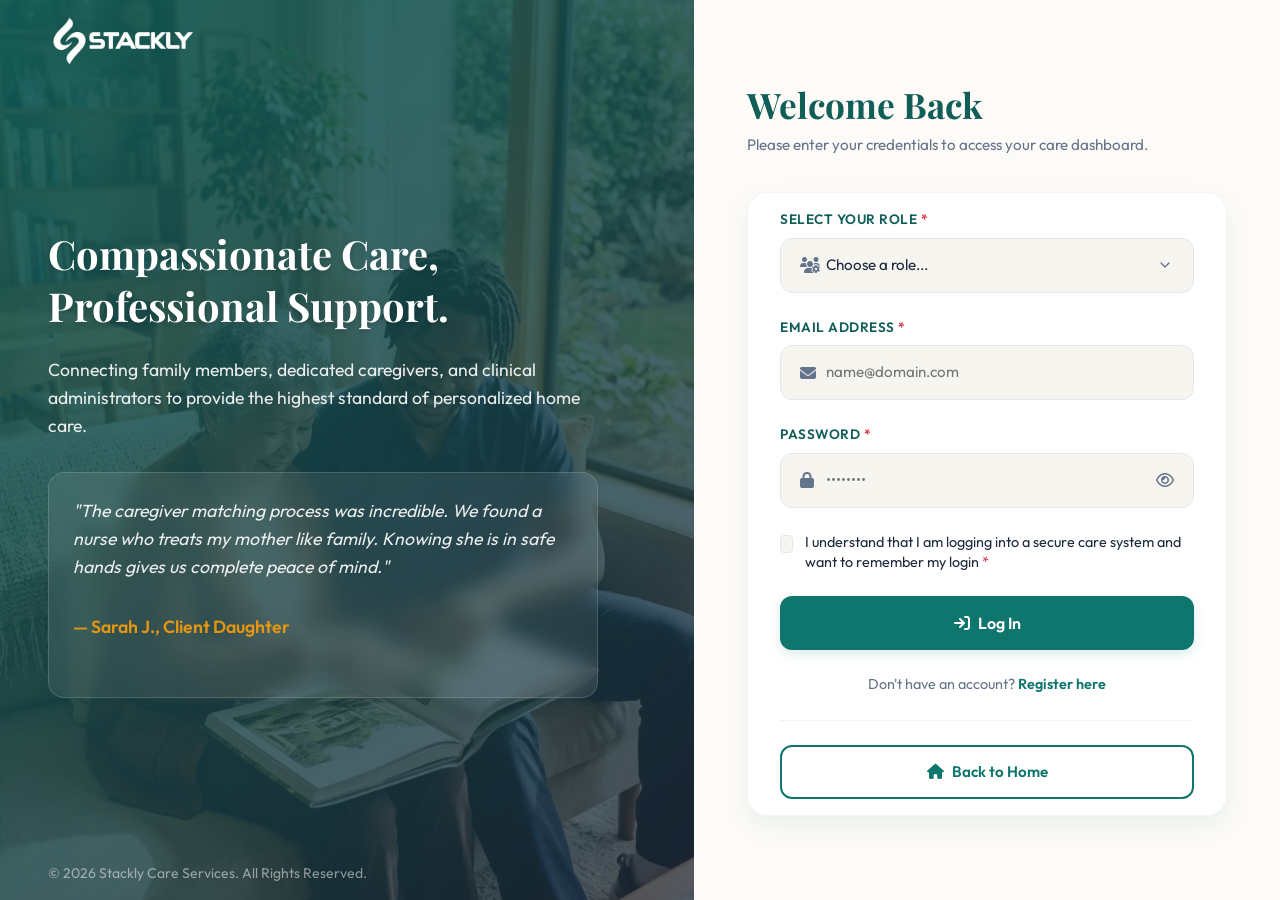
<file: pages/login.html>
<!doctype html>
<html lang="en">
  <head>
    <meta charset="utf-8" />
    <meta http-equiv="x-ua-compatible" content="ie=edge" />
    <meta
      name="description"
      content="Log in to Stackly Care Services - Secure access to client portal, caregiver schedules, and administration."
    />
    <meta
      name="viewport"
      content="width=device-width, initial-scale=1, shrink-to-fit=no"
    />
    <title>Login - Stackly Care Services</title>

    <!-- Favicon -->
    <link
      rel="shortcut icon"
      href="../assets/images/logoStackly.webp"
      type="image/webp"
    />

    <!-- Google Fonts & Icon Libraries -->
    <link
      rel="stylesheet"
      href="https://cdn.jsdelivr.net/npm/bootstrap@5.3.3/dist/css/bootstrap.min.css"
    />
    <link
      rel="stylesheet"
      href="https://cdnjs.cloudflare.com/ajax/libs/font-awesome/6.7.2/css/all.min.css"
    />
    <link rel="stylesheet" href="../assets/css/auth.css" />
  </head>
  <body>
    <div class="auth-wrapper">
      <!-- Left Split-Screen Side (Visual Panel) -->
      <div class="auth-image-side">
        <div class="auth-brand-logo">
          <a href="../index.html">
            <img
              src="../assets/images/logoStackly.webp"
              alt="Stackly Care Services Logo"
            />
          </a>
        </div>

        <div class="auth-image-content">
          <h2>Compassionate Care, Professional Support.</h2>
          <p>
            Connecting family members, dedicated caregivers, and clinical
            administrators to provide the highest standard of personalized home
            care.
          </p>

          <div class="auth-testimonial-card animate-fade-in">
            <p class="auth-testimonial-text">
              "The caregiver matching process was incredible. We found a nurse
              who treats my mother like family. Knowing she is in safe hands
              gives us complete peace of mind."
            </p>
            <p class="auth-testimonial-author">— Sarah J., Client Daughter</p>
          </div>
        </div>

        <div class="auth-image-footer">
          <small class="text-white-50"
            >&copy; 2026 Stackly Care Services. All Rights Reserved.</small
          >
        </div>
      </div>

      <!-- Right Split-Screen Side (Form Panel) -->
      <div class="auth-form-side">
        <div class="auth-form-container">
          <!-- Status alert box for redirection messages -->
          <div id="statusAlert" class="auth-status-alert d-none">
            <i class="fa-solid fa-circle-check"></i>
            <span id="statusAlertText">Action completed successfully.</span>
          </div>

          <div class="auth-form-header text-center text-lg-start">
            <h1>Welcome Back</h1>
            <p class="mb-0">
              Please enter your credentials to access your care dashboard.
            </p>
          </div>

          <div class="auth-card">
            <form id="loginForm" novalidate>
              <!-- Role Selection Field -->
              <div class="form-group-custom">
                <label for="role"
                  >Select Your Role <span class="text-danger">*</span></label
                >
                <div class="input-icon-wrapper">
                  <select
                    id="role"
                    name="role"
                    class="input-control-custom"
                    required
                  >
                    <option value="" disabled selected>Choose a role...</option>
                    <option value="client">Client / Family Member</option>
                    <option value="caregiver">Caregiver / Nurse</option>
                    <option value="admin">Administrator</option>
                  </select>
                  <i class="fa-solid fa-users-gear field-icon"></i>
                </div>
                <div class="feedback-msg error d-none" id="roleError">
                  <i class="fa-solid fa-circle-exclamation"></i> Please select a
                  role.
                </div>
              </div>

              <!-- Email Field -->
              <div class="form-group-custom">
                <label for="email"
                  >Email Address <span class="text-danger">*</span></label
                >
                <div class="input-icon-wrapper">
                  <input
                    type="email"
                    id="email"
                    name="email"
                    class="input-control-custom"
                    placeholder="name@domain.com"
                    autocomplete="email"
                    required
                  />
                  <i class="fa-solid fa-envelope field-icon"></i>
                </div>
                <div class="feedback-msg error d-none" id="emailError">
                  <i class="fa-solid fa-circle-exclamation"></i> Please enter a
                  valid email address.
                </div>
              </div>

              <!-- Password Field -->
              <div class="form-group-custom">
                <label for="password"
                  >Password <span class="text-danger">*</span></label
                >
                <div class="input-icon-wrapper">
                  <input
                    type="password"
                    id="password"
                    name="password"
                    class="input-control-custom password-input"
                    placeholder="••••••••"
                    autocomplete="current-password"
                    required
                  />
                  <i class="fa-solid fa-lock field-icon"></i>
                  <button
                    type="button"
                    class="password-toggle"
                    id="passwordToggleBtn"
                    aria-label="Toggle password visibility"
                  >
                    <i class="fa-regular fa-eye" id="passwordToggleIcon"></i>
                  </button>
                </div>

                <!-- Password Strength Meter -->
                <div
                  class="password-strength-wrapper d-none"
                  id="passwordStrengthWrapper"
                >
                  <div class="strength-meter-bar">
                    <span></span>
                    <span></span>
                    <span></span>
                  </div>
                  <div class="strength-text" id="strengthText"></div>
                </div>

                <div class="feedback-msg error d-none" id="passwordError">
                  <i class="fa-solid fa-circle-exclamation"></i> Password is
                  required.
                </div>
              </div>

              <!-- Remember Me Checkbox -->
              <div class="checkbox-custom-group">
                <input
                  type="checkbox"
                  id="rememberMe"
                  name="rememberMe"
                  required
                />
                <label for="rememberMe"
                  >I understand that I am logging into a secure care system and
                  want to remember my login
                  <span class="text-danger">*</span></label
                >
              </div>
              <div
                class="feedback-msg error d-none"
                id="rememberError"
                style="margin-top: -1rem; margin-bottom: 1rem"
              >
                <i class="fa-solid fa-circle-exclamation"></i> You must agree to
                proceed.
              </div>

              <!-- Submit Button -->
              <button type="submit" class="btn-auth-submit" id="submitBtn">
                <i class="fa-solid fa-arrow-right-to-bracket"></i> Log In
              </button>
            </form>

            <div class="auth-redirect-text">
              Don't have an account? <a href="register.html">Register here</a>
            </div>

            <hr
              class="my-4"
              style="border-top: 1px solid var(--border-color); opacity: 0.5"
            />

            <!-- Back to Home Button -->
            <a href="../index.html" class="btn-back-home">
              <i class="fa-solid fa-house"></i> Back to Home
            </a>
          </div>
        </div>
      </div>
    </div>

    <!-- CDN Script Library references -->
    <script src="https://code.jquery.com/jquery-3.7.1.min.js"></script>
    <script src="https://cdn.jsdelivr.net/npm/bootstrap@5.3.3/dist/js/bootstrap.bundle.min.js"></script>
    <script src="../assets/js/script.js"></script>

    <!-- Login Page Validation Script -->
    <script>
      document.addEventListener("DOMContentLoaded", function () {
        const form = document.getElementById("loginForm");
        const roleInput = document.getElementById("role");
        const emailInput = document.getElementById("email");
        const passwordInput = document.getElementById("password");
        const rememberCheckbox = document.getElementById("rememberMe");
        const passwordToggleBtn = document.getElementById("passwordToggleBtn");
        const passwordToggleIcon =
          document.getElementById("passwordToggleIcon");
        const strengthWrapper = document.getElementById(
          "passwordStrengthWrapper",
        );
        const strengthText = document.getElementById("strengthText");

        // Check for successful registration message in URL query params
        const urlParams = new URLSearchParams(window.location.search);
        if (urlParams.get("registered") === "true") {
          const statusAlert = document.getElementById("statusAlert");
          const statusAlertText = document.getElementById("statusAlertText");
          statusAlert.classList.remove("d-none");
          statusAlert.classList.add("success");
          statusAlertText.textContent =
            "Registration successful! Please log in to your new account.";
          // Clear query parameters
          window.history.replaceState(
            {},
            document.title,
            window.location.pathname,
          );
        }

        // Password toggle visibility
        passwordToggleBtn.addEventListener("click", function () {
          if (passwordInput.type === "password") {
            passwordInput.type = "text";
            passwordToggleIcon.classList.remove("fa-regular", "fa-eye");
            passwordToggleIcon.classList.add("fa-solid", "fa-eye-slash");
          } else {
            passwordInput.type = "password";
            passwordToggleIcon.classList.remove("fa-solid", "fa-eye-slash");
            passwordToggleIcon.classList.add("fa-regular", "fa-eye");
          }
        });

        // Password strength validator helper
        function checkPasswordStrength(val) {
          if (!val) return { score: 0, text: "", class: "" };

          let score = 0;

          // Criteria 1: Length
          if (val.length >= 6) score++;

          // Criteria 2: Mixed alphanumeric (letters and numbers)
          if (/[a-zA-Z]/.test(val) && /[0-9]/.test(val)) score++;

          // Criteria 3: Complex (Uppercase + Lowercase + number + special character) and length >= 8
          if (
            val.length >= 8 &&
            /[A-Z]/.test(val) &&
            /[a-z]/.test(val) &&
            /[0-9]/.test(val) &&
            /[^A-Za-z0-9]/.test(val)
          ) {
            score++;
          }

          if (score === 1) {
            return { score: 1, text: "Weak Password", class: "weak" };
          } else if (score === 2) {
            return { score: 2, text: "Medium Strength", class: "medium" };
          } else if (score === 3) {
            return { score: 3, text: "Strong Password", class: "strong" };
          } else {
            return {
              score: 1,
              text: "Weak Password (Too short / Simple)",
              class: "weak",
            };
          }
        }

        // Real-time strength display
        passwordInput.addEventListener("input", function () {
          const val = this.value;
          if (!val) {
            strengthWrapper.classList.add("d-none");
            return;
          }

          strengthWrapper.classList.remove("d-none");
          const strength = checkPasswordStrength(val);

          // Reset classes
          strengthWrapper.className =
            "password-strength-wrapper " + strength.class;
          strengthText.className = "strength-text " + strength.class;

          let iconMarkup = "";
          if (strength.class === "weak") {
            iconMarkup = '<i class="fa-solid fa-circle-exclamation"></i> ';
          } else if (strength.class === "medium") {
            iconMarkup = '<i class="fa-solid fa-circle-check"></i> ';
          } else if (strength.class === "strong") {
            iconMarkup = '<i class="fa-solid fa-shield-halved"></i> ';
          }

          strengthText.innerHTML = iconMarkup + strength.text;
        });

        // Helper function to show/hide errors
        function setFieldError(inputEl, errorEl, hasError) {
          if (hasError) {
            inputEl.classList.add("is-invalid");
            errorEl.classList.remove("d-none");
          } else {
            inputEl.classList.remove("is-invalid");
            errorEl.classList.add("d-none");
          }
        }

        // Field blur validation triggers
        roleInput.addEventListener("change", function () {
          setFieldError(
            roleInput,
            document.getElementById("roleError"),
            !roleInput.value,
          );
        });

        emailInput.addEventListener("input", function () {
          const isValidEmail =
            emailInput.validity.valid && emailInput.value.includes("@");
          setFieldError(
            emailInput,
            document.getElementById("emailError"),
            !isValidEmail,
          );
        });

        passwordInput.addEventListener("input", function () {
          setFieldError(
            passwordInput,
            document.getElementById("passwordError"),
            !passwordInput.value,
          );
        });

        rememberCheckbox.addEventListener("change", function () {
          setFieldError(
            rememberCheckbox,
            document.getElementById("rememberError"),
            !rememberCheckbox.checked,
          );
        });

        // Form submission validation
        form.addEventListener("submit", function (e) {
          e.preventDefault();

          let isValid = true;

          // 1. Role validation
          if (!roleInput.value) {
            setFieldError(
              roleInput,
              document.getElementById("roleError"),
              true,
            );
            isValid = false;
          } else {
            setFieldError(
              roleInput,
              document.getElementById("roleError"),
              false,
            );
          }

          // 2. Email validation
          const isValidEmail =
            emailInput.validity.valid &&
            emailInput.value.includes("@") &&
            emailInput.value.trim() !== "";
          if (!isValidEmail) {
            setFieldError(
              emailInput,
              document.getElementById("emailError"),
              true,
            );
            isValid = false;
          } else {
            setFieldError(
              emailInput,
              document.getElementById("emailError"),
              false,
            );
          }

          // 3. Password validation
          if (!passwordInput.value) {
            setFieldError(
              passwordInput,
              document.getElementById("passwordError"),
              true,
            );
            document.getElementById("passwordError").innerHTML =
              '<i class="fa-solid fa-circle-exclamation"></i> Password is required.';
            isValid = false;
          } else {
            // Check weak password validation
            const strength = checkPasswordStrength(passwordInput.value);
            if (strength.class === "weak" || strength.score < 2) {
              setFieldError(
                passwordInput,
                document.getElementById("passwordError"),
                true,
              );
              document.getElementById("passwordError").innerHTML =
                '<i class="fa-solid fa-circle-exclamation"></i> Password is too weak. Please use at least 6 characters containing both letters and numbers.';
              isValid = false;
            } else {
              setFieldError(
                passwordInput,
                document.getElementById("passwordError"),
                false,
              );
            }
          }

          // 4. Remember me validation (required checkbox check)
          if (!rememberCheckbox.checked) {
            setFieldError(
              rememberCheckbox,
              document.getElementById("rememberError"),
              true,
            );
            isValid = false;
          } else {
            setFieldError(
              rememberCheckbox,
              document.getElementById("rememberError"),
              false,
            );
          }

          // Action on valid submit
          if (isValid) {
            // Create login success indicator
            const statusAlert = document.getElementById("statusAlert");
            const statusAlertText = document.getElementById("statusAlertText");
            statusAlert.classList.remove("d-none", "error");
            statusAlert.classList.add("success");
            statusAlertText.textContent =
              "Login successful! Redirecting to dashboard...";

            // Disable submit button during mock submit process
            document.getElementById("submitBtn").disabled = true;

            // Save login data to localStorage for the dashboard page
            const userData = {
              role: roleInput.value,
              email: emailInput.value,
              loginTime: new Date().toLocaleString(),
            };
            localStorage.setItem("elderlyCareUser", JSON.stringify(userData));

            // Simulate auth process, redirect to Dashboard Page
            setTimeout(() => {
              window.location.href = "dashboard.html";
            }, 1500);
          } else {
            // Show error banner at the top
            const statusAlert = document.getElementById("statusAlert");
            const statusAlertText = document.getElementById("statusAlertText");
            statusAlert.classList.remove("d-none", "success");
            statusAlert.classList.add("error");
            statusAlertText.textContent =
              "Please correct the highlighted errors before submitting.";

            // Scroll form container to top
            document.querySelector(".auth-form-side").scrollTop = 0;
          }
        });
      });
    </script>
  </body>
</html>
</file>
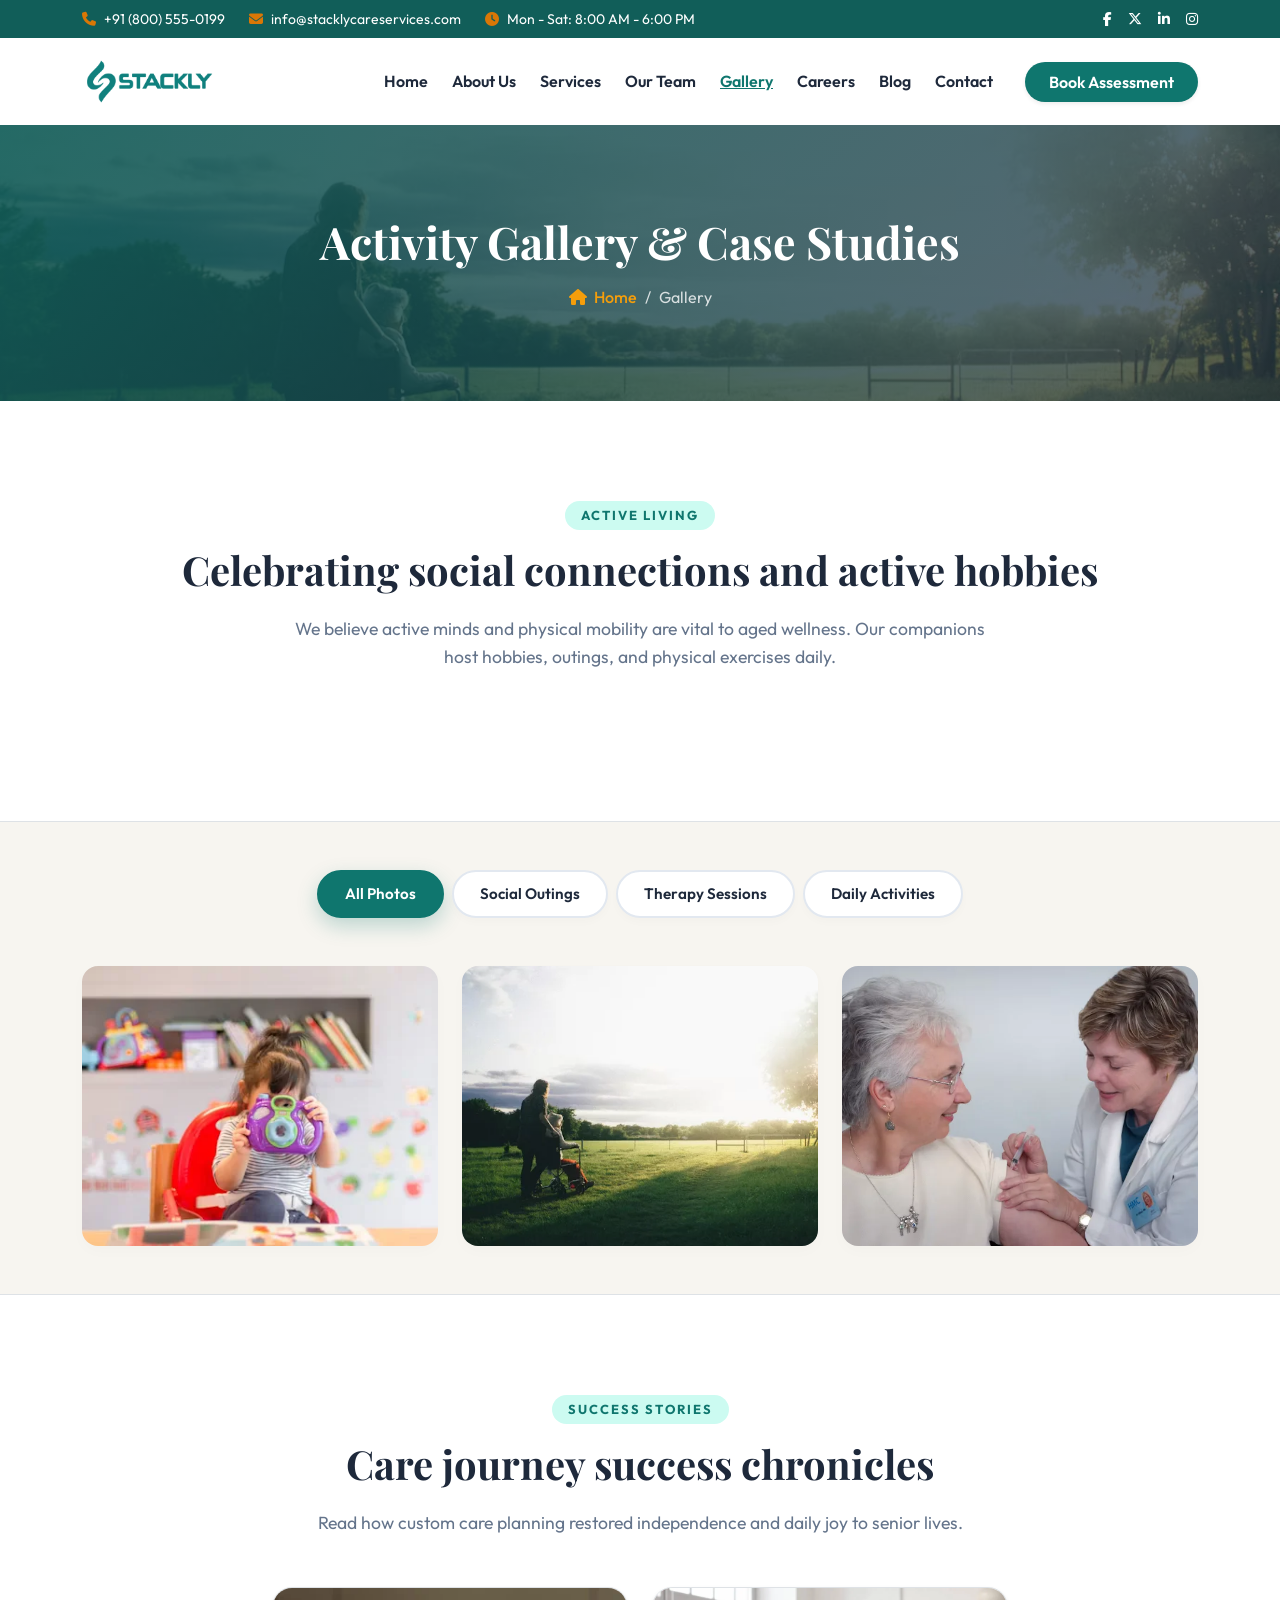
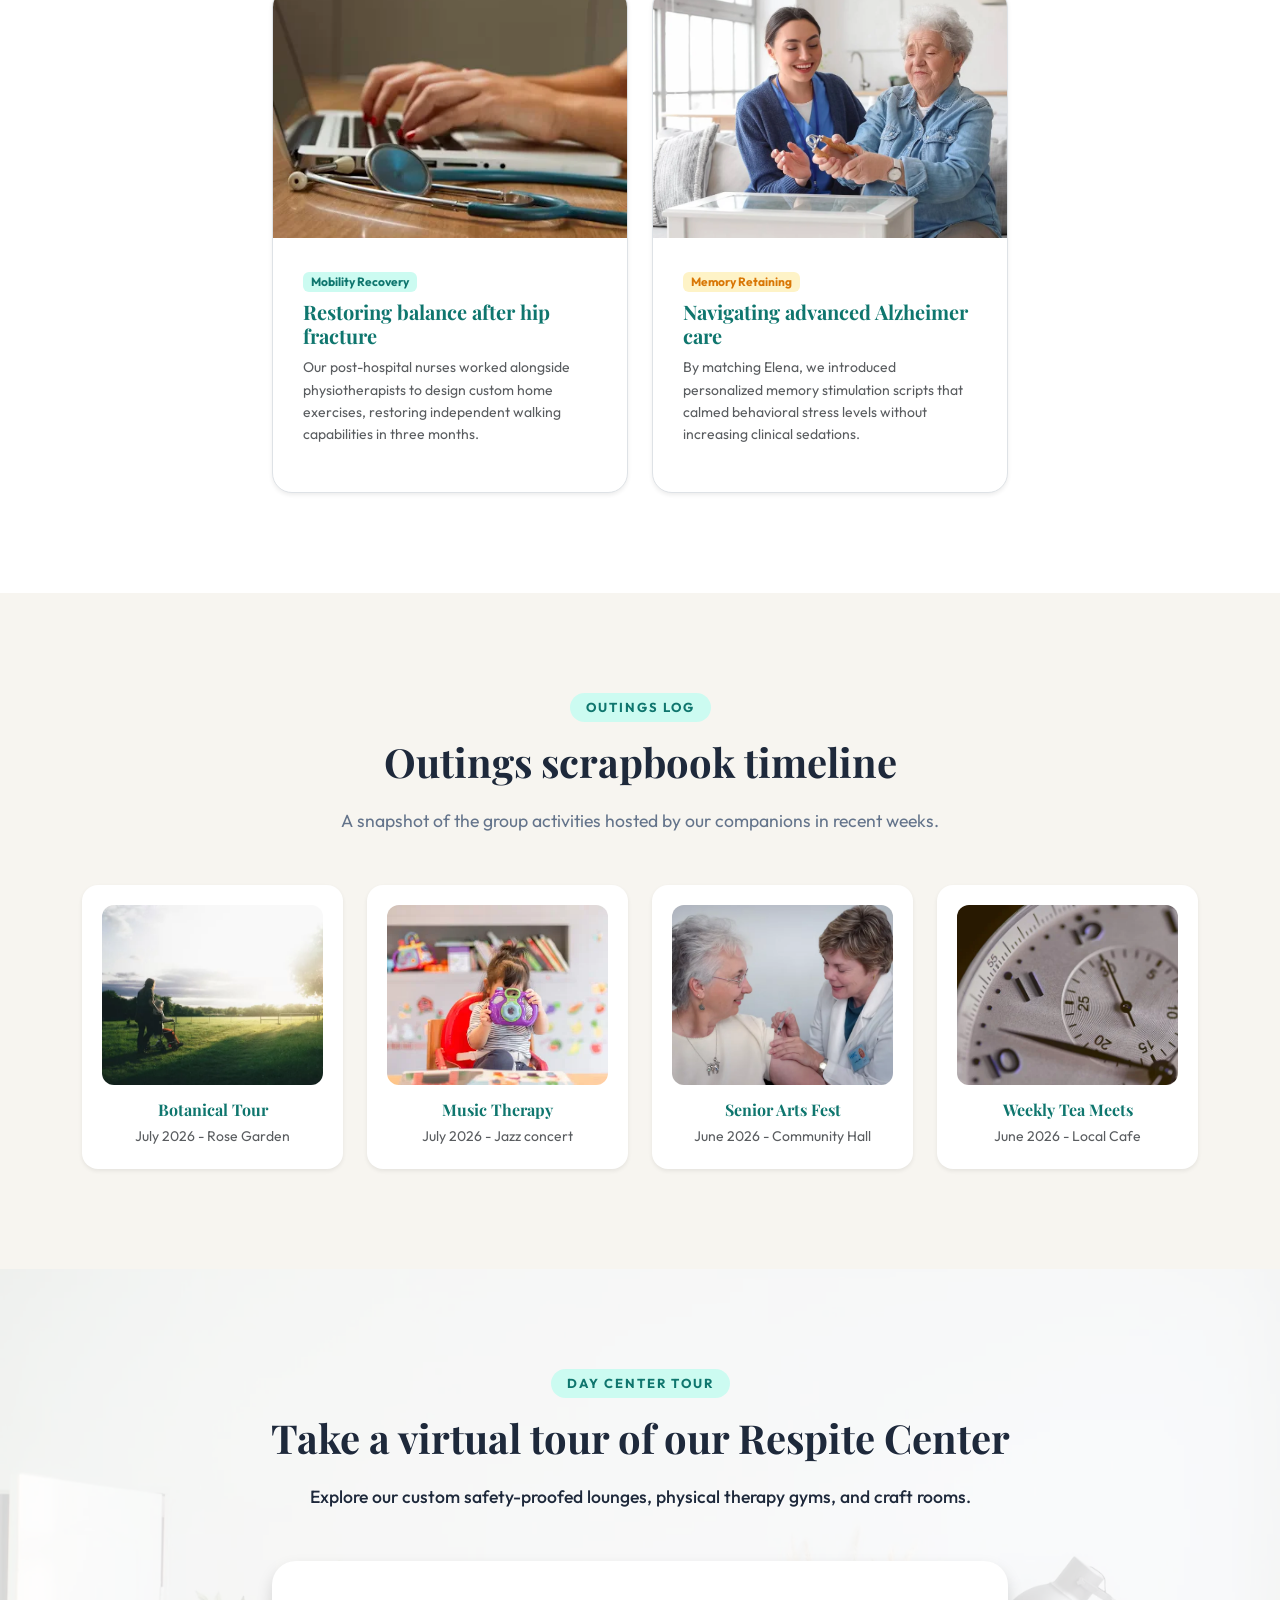
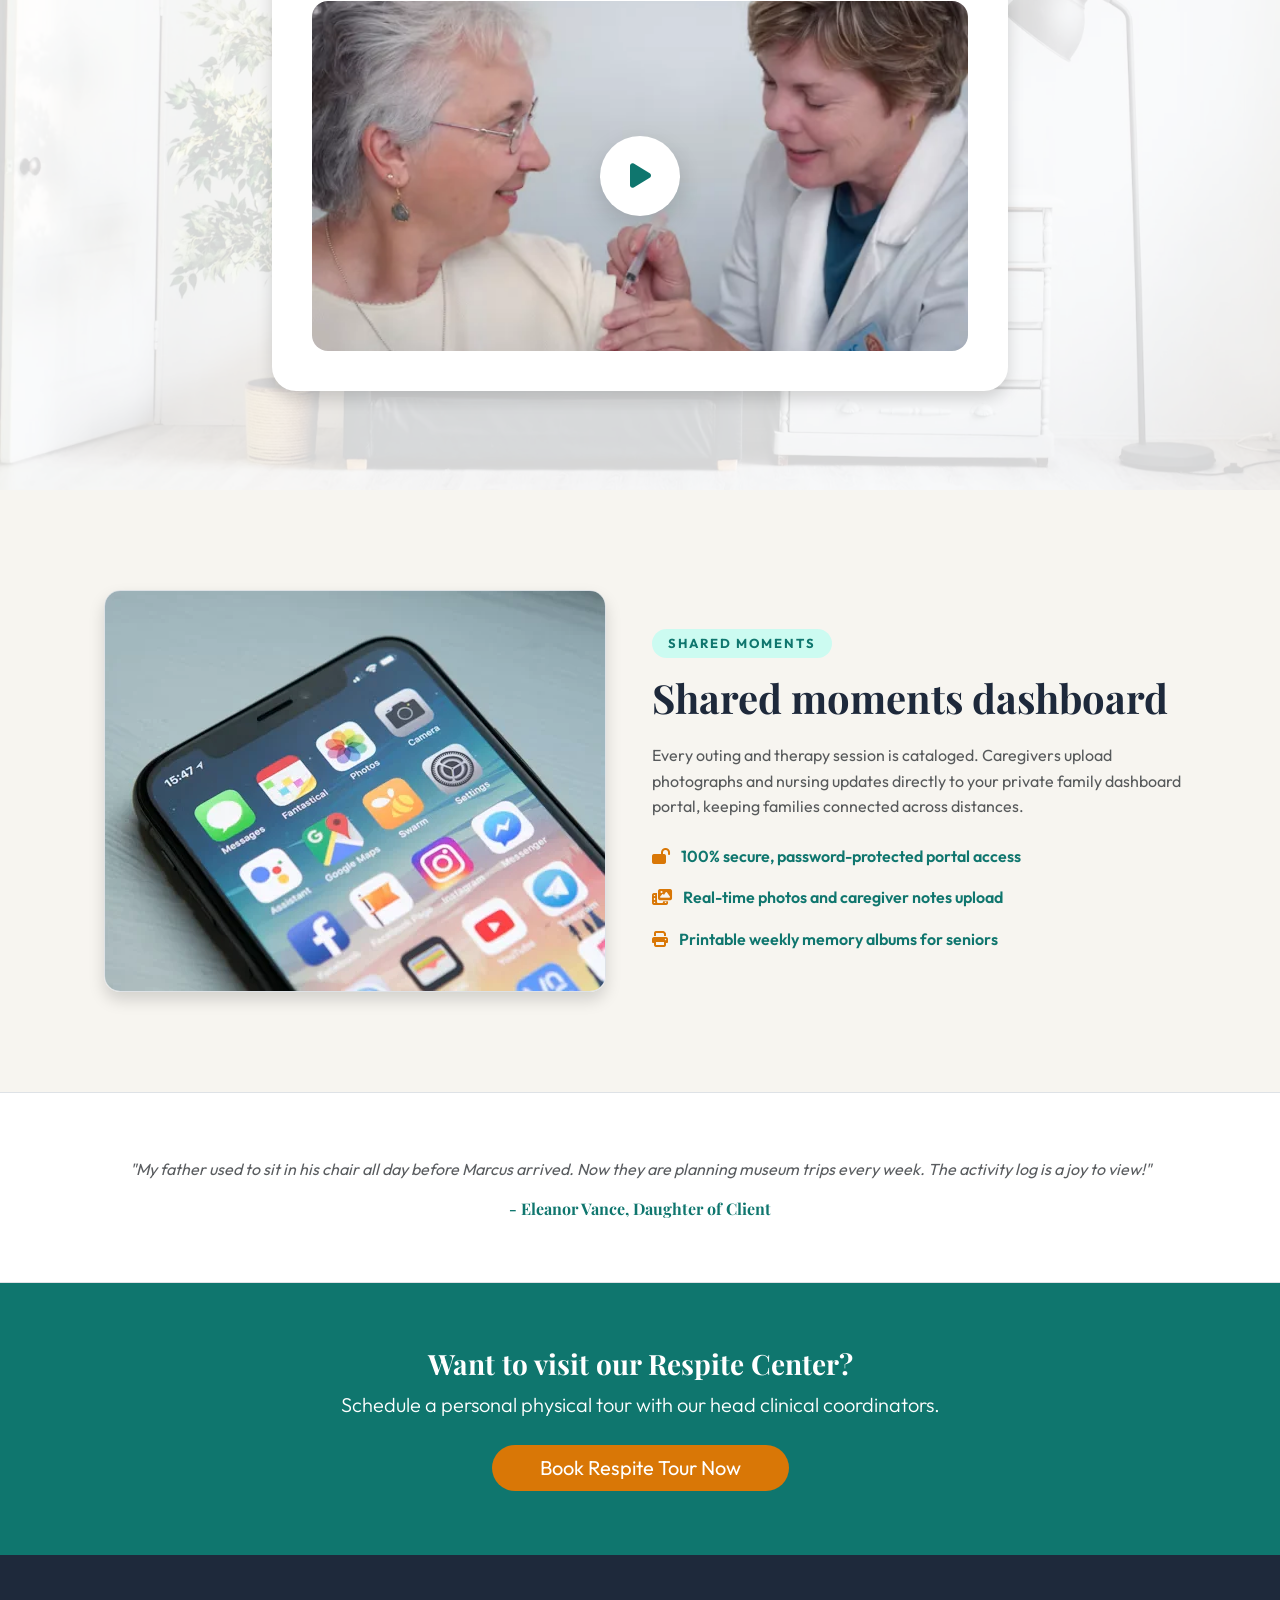
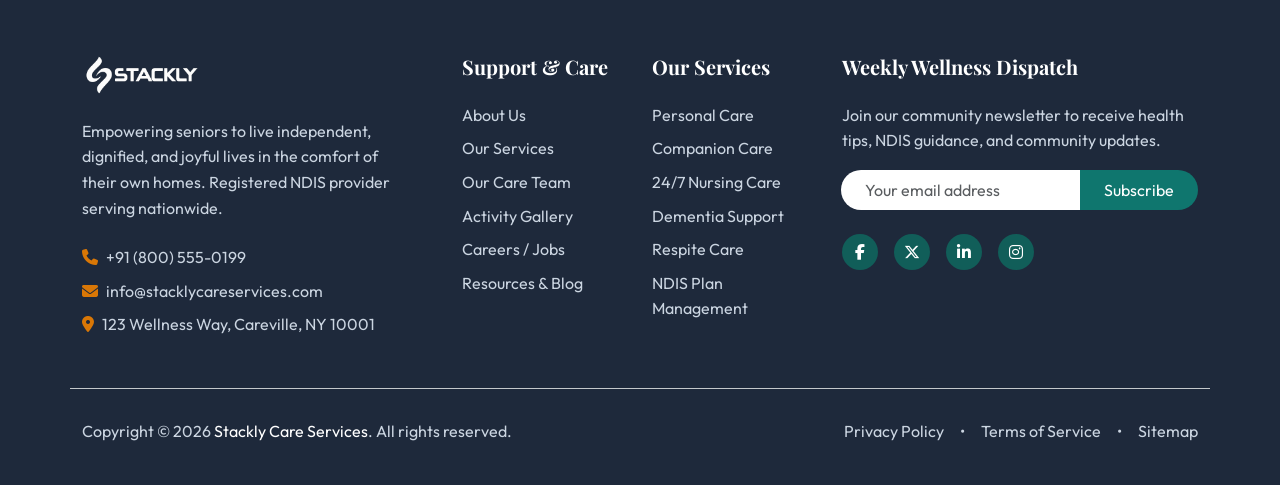
<file: pages/portfolio.html>
<!doctype html>
<html lang="en">
  <head>
    <meta charset="utf-8" />
    <meta http-equiv="x-ua-compatible" content="ie=edge" />
    <meta
      name="description"
      content="Gallery & Case Studies - Stackly Care Services. View client activities, social outings, respite tours, and health case studies."
    />
    <meta
      name="viewport"
      content="width=device-width, initial-scale=1, shrink-to-fit=no"
    />

    <title>Gallery & Case Studies - Stackly Care Services</title>

    <!-- Favicon -->
    <link
      rel="shortcut icon"
      href="../assets/images/logoStackly.webp"
      type="image/webp"
    />

    <!-- Google Fonts & CDN Libraries -->
    <link
      rel="stylesheet"
      href="https://cdn.jsdelivr.net/npm/bootstrap@5.3.3/dist/css/bootstrap.min.css"
    />
    <link
      rel="stylesheet"
      href="https://cdnjs.cloudflare.com/ajax/libs/font-awesome/6.7.2/css/all.min.css"
    />
    <link rel="stylesheet" href="../assets/css/styles.css" />
    <link rel="stylesheet" href="../assets/css/portfolio.css" />
  </head>
  <body>
    <!-- Header loaded dynamically -->
    <div id="xb-header-area"></div>

    <main>
      <!-- 1. Breadcrumb Banner -->
      <section
        class="page-banner text-center"
        style="
          background-image: url(&quot;../assets/images/gallery/gallery-banner-image.webp&quot;);
        "
      >
        <div class="container">
          <h2 class="display-5 fw-bold mb-3 font-secondary">
            Activity Gallery & Case Studies
          </h2>
          <nav aria-label="breadcrumb">
            <ol class="breadcrumb justify-content-center">
              <li class="breadcrumb-item">
                <a href="../index.html"
                  ><i class="fa-solid fa-house me-1"></i> Home</a
                >
              </li>
              <li class="breadcrumb-item active text-white" aria-current="page">
                Gallery
              </li>
            </ol>
          </nav>
        </div>
      </section>

      <!-- 2. Gallery Intro -->
      <section class="intro-section py-100 bg-white">
        <div class="container text-center">
          <span class="section-tag">ACTIVE LIVING</span>
          <h2 class="section-title">
            Celebrating social connections and active hobbies
          </h2>
          <p class="section-desc">
            We believe active minds and physical mobility are vital to aged
            wellness. Our companions host hobbies, outings, and physical
            exercises daily.
          </p>
        </div>
      </section>

      <!-- 3. Filterable Photo Gallery Grid -->
      <section
        class="photo-gallery-section py-5 bg-warm border-top border-bottom"
      >
        <div class="container">
          <div class="d-flex justify-content-center gap-2 mb-5 flex-wrap">
            <button class="gallery-filter-btn active" data-filter="all">
              All Photos
            </button>
            <button class="gallery-filter-btn" data-filter="outings">
              Social Outings
            </button>
            <button class="gallery-filter-btn" data-filter="therapies">
              Therapy Sessions
            </button>
            <button class="gallery-filter-btn" data-filter="daily">
              Daily Activities
            </button>
          </div>

          <div class="row g-4" id="galleryGrid">
            <div class="col-md-4 gallery-item" data-category="daily">
              <div
                class="gallery-card"
                style="
                  background-image: url(&quot;../assets/images/home/home-services-section-img-2.webp&quot;);
                "
              >
                <a
                  href="#"
                  class="gallery-overlay-btn"
                  onclick="event.preventDefault()"
                >
                  <h5 class="fw-bold mb-1">Painting & Art Therapy</h5>
                  <small>Creative motor coordination exercises</small>
                </a>
              </div>
            </div>
            <div class="col-md-4 gallery-item" data-category="outings">
              <div
                class="gallery-card"
                style="
                  background-image: url(&quot;../assets/images/home/home-who-we-are-img1.webp&quot;);
                "
              >
                <a
                  href="#"
                  class="gallery-overlay-btn"
                  onclick="event.preventDefault()"
                >
                  <h5 class="fw-bold mb-1">Museum Outings</h5>
                  <small>Social connections and historical walks</small>
                </a>
              </div>
            </div>
            <div class="col-md-4 gallery-item" data-category="therapies">
              <div
                class="gallery-card"
                style="
                  background-image: url(&quot;../assets/images/home/home-hero-section-image.webp&quot;);
                "
              >
                <a
                  href="#"
                  class="gallery-overlay-btn"
                  onclick="event.preventDefault()"
                >
                  <h5 class="fw-bold mb-1">Cognitive Card Games</h5>
                  <small>Memory retention and quick strategy</small>
                </a>
              </div>
            </div>
          </div>
        </div>
      </section>

      <script>
        // Filterable Gallery Javascript
        document.addEventListener("DOMContentLoaded", function () {
          const filterBtns = document.querySelectorAll(".gallery-filter-btn");
          const galleryItems = document.querySelectorAll(".gallery-item");

          filterBtns.forEach((btn) => {
            btn.addEventListener("click", () => {
              // Remove active class from all
              filterBtns.forEach((b) => b.classList.remove("active"));
              btn.classList.add("active");

              const filterVal = btn.getAttribute("data-filter");

              galleryItems.forEach((item) => {
                const cat = item.getAttribute("data-category");
                if (filterVal === "all" || cat === filterVal) {
                  item.style.display = "block";
                } else {
                  item.style.display = "none";
                }
              });
            });
          });
        });
      </script>

      <!-- 4. Client Case Studies Grid -->
      <section class="case-studies-section py-100 bg-white">
        <div class="container text-center">
          <span class="section-tag">SUCCESS STORIES</span>
          <h2 class="section-title">Care journey success chronicles</h2>
          <p class="section-desc">
            Read how custom care planning restored independence and daily joy to
            senior lives.
          </p>

          <div class="row g-4 text-start justify-content-center">
            <div class="col-lg-4 col-md-6">
              <div class="case-card shadow-sm border hover-lift">
                <div
                  class="case-img"
                  style="
                    background-image: url(&quot;../assets/images/home/home-services-section-img-3.webp&quot;);
                  "
                ></div>
                <div class="case-body">
                  <span class="badge bg-teal-xlight text-teal mb-2"
                    >Mobility Recovery</span
                  >
                  <h5 class="fw-bold text-teal">
                    Restoring balance after hip fracture
                  </h5>
                  <p class="text-muted small">
                    Our post-hospital nurses worked alongside physiotherapists
                    to design custom home exercises, restoring independent
                    walking capabilities in three months.
                  </p>
                </div>
              </div>
            </div>
            <div class="col-lg-4 col-md-6">
              <div class="case-card shadow-sm border hover-lift">
                <div
                  class="case-img"
                  style="
                    background-image: url(&quot;../assets/images/gallery/gallery-case-img-2.webp&quot;);
                  "
                ></div>
                <div class="case-body">
                  <span class="badge bg-accent-xlight text-accent mb-2"
                    >Memory Retaining</span
                  >
                  <h5 class="fw-bold text-teal">
                    Navigating advanced Alzheimer care
                  </h5>
                  <p class="text-muted small">
                    By matching Elena, we introduced personalized memory
                    stimulation scripts that calmed behavioral stress levels
                    without increasing clinical sedations.
                  </p>
                </div>
              </div>
            </div>
          </div>
        </div>
      </section>

      <!-- 5. Social Outings Scrapbook Timeline -->
      <section class="scrapbook-section py-100 bg-warm">
        <div class="container text-center">
          <span class="section-tag">OUTINGS LOG</span>
          <h2 class="section-title">Outings scrapbook timeline</h2>
          <p class="section-desc">
            A snapshot of the group activities hosted by our companions in
            recent weeks.
          </p>

          <div class="row g-4 text-start">
            <div class="col-md-3 col-sm-6">
              <div class="scrapbook-card shadow-sm text-center">
                <div
                  class="scrapbook-img"
                  style="
                    background-image: url(&quot;../assets/images/home/home-who-we-are-img1.webp&quot;);
                  "
                ></div>
                <h6 class="fw-bold text-teal mb-1">Botanical Tour</h6>
                <small class="text-muted">July 2026 - Rose Garden</small>
              </div>
            </div>
            <div class="col-md-3 col-sm-6">
              <div class="scrapbook-card shadow-sm text-center">
                <div
                  class="scrapbook-img"
                  style="
                    background-image: url(&quot;../assets/images/home/home-services-section-img-2.webp&quot;);
                  "
                ></div>
                <h6 class="fw-bold text-teal mb-1">Music Therapy</h6>
                <small class="text-muted">July 2026 - Jazz concert</small>
              </div>
            </div>
            <div class="col-md-3 col-sm-6">
              <div class="scrapbook-card shadow-sm text-center">
                <div
                  class="scrapbook-img"
                  style="
                    background-image: url(&quot;../assets/images/home/home-hero-section-image.webp&quot;);
                  "
                ></div>
                <h6 class="fw-bold text-teal mb-1">Senior Arts Fest</h6>
                <small class="text-muted">June 2026 - Community Hall</small>
              </div>
            </div>
            <div class="col-md-3 col-sm-6">
              <div class="scrapbook-card shadow-sm text-center">
                <div
                  class="scrapbook-img"
                  style="
                    background-image: url(&quot;../assets/images/services/service-ndis-section-img.webp&quot;);
                  "
                ></div>
                <h6 class="fw-bold text-teal mb-1">Weekly Tea Meets</h6>
                <small class="text-muted">June 2026 - Local Cafe</small>
              </div>
            </div>
          </div>
        </div>
      </section>

      <!-- 6. Virtual Tour Showcase -->
      <section
        class="tour-section py-100 bg-white has-bg-img"
        style="
          background-image: url(&quot;../assets/images/home/home-interactive-calculator-bg-image.webp&quot;);
        "
      >
        <div class="container text-center">
          <span class="section-tag">DAY CENTER TOUR</span>
          <h2 class="section-title">
            Take a virtual tour of our Respite Center
          </h2>
          <p class="section-desc">
            Explore our custom safety-proofed lounges, physical therapy gyms,
            and craft rooms.
          </p>

          <div class="row justify-content-center">
            <div class="col-lg-8">
              <div class="tour-card shadow">
                <div
                  class="tour-media"
                  style="
                    background-image: url(&quot;../assets/images/home/home-hero-section-image.webp&quot;);
                  "
                >
                  <a href="#" class="play-btn text-decoration-none"
                    ><i class="fa-solid fa-play"></i
                  ></a>
                </div>
              </div>
            </div>
          </div>
        </div>
      </section>

      <!-- 7. Family Portal Shared Moments -->
      <section class="portal-section py-100 bg-warm">
        <div class="container">
          <div class="row align-items-center">
            <div class="col-lg-6 mb-5 mb-lg-0 text-center">
              <img
                src="../assets/images/gallery/portfolio-mobile-screen.webp"
                alt="App screen showing moments"
                class="img-fluid rounded-4 shadow border"
              />
            </div>
            <div class="col-lg-6">
              <span class="section-tag">SHARED MOMENTS</span>
              <h2 class="section-title">Shared moments dashboard</h2>
              <p class="text-muted mb-4">
                Every outing and therapy session is cataloged. Caregivers upload
                photographs and nursing updates directly to your private family
                dashboard portal, keeping families connected across distances.
              </p>
              <div class="d-flex flex-column gap-3 text-teal fw-semibold">
                <div>
                  <i class="fa-solid fa-lock-open me-2 text-accent"></i> 100%
                  secure, password-protected portal access
                </div>
                <div>
                  <i class="fa-solid fa-photo-film me-2 text-accent"></i>
                  Real-time photos and caregiver notes upload
                </div>
                <div>
                  <i class="fa-solid fa-print me-2 text-accent"></i> Printable
                  weekly memory albums for seniors
                </div>
              </div>
            </div>
          </div>
        </div>
      </section>

      <!-- 8. Testimonial focused on activities -->
      <section
        class="activities-testimonial py-5 bg-white border-top border-bottom text-center"
      >
        <div class="container py-3">
          <p class="fst-italic text-muted max-width-700 mx-auto">
            "My father used to sit in his chair all day before Marcus arrived.
            Now they are planning museum trips every week. The activity log is a
            joy to view!"
          </p>
          <h6 class="fw-bold text-teal mb-0 mt-3">
            - Eleanor Vance, Daughter of Client
          </h6>
        </div>
      </section>

      <!-- 9. Tour Booking CTA -->
      <section class="join-banner py-5 bg-teal text-white text-center">
        <div class="container py-3">
          <h3 class="fw-bold font-secondary mb-2">
            Want to visit our Respite Center?
          </h3>
          <p class="lead mb-4">
            Schedule a personal physical tour with our head clinical
            coordinators.
          </p>
          <a href="#" class="btn btn-accent btn-lg rounded-pill px-5 hover-lift"
            >Book Respite Tour Now</a
          >
        </div>
      </section>
    </main>

    <!-- Footer loaded dynamically -->
    <div id="xb-footer-area"></div>

    <!-- Scripts -->
    <script src="https://code.jquery.com/jquery-3.7.1.min.js"></script>
    <script src="https://cdn.jsdelivr.net/npm/bootstrap@5.3.3/dist/js/bootstrap.bundle.min.js"></script>
    <script src="../assets/js/script.js"></script>
  </body>
</html>
</file>
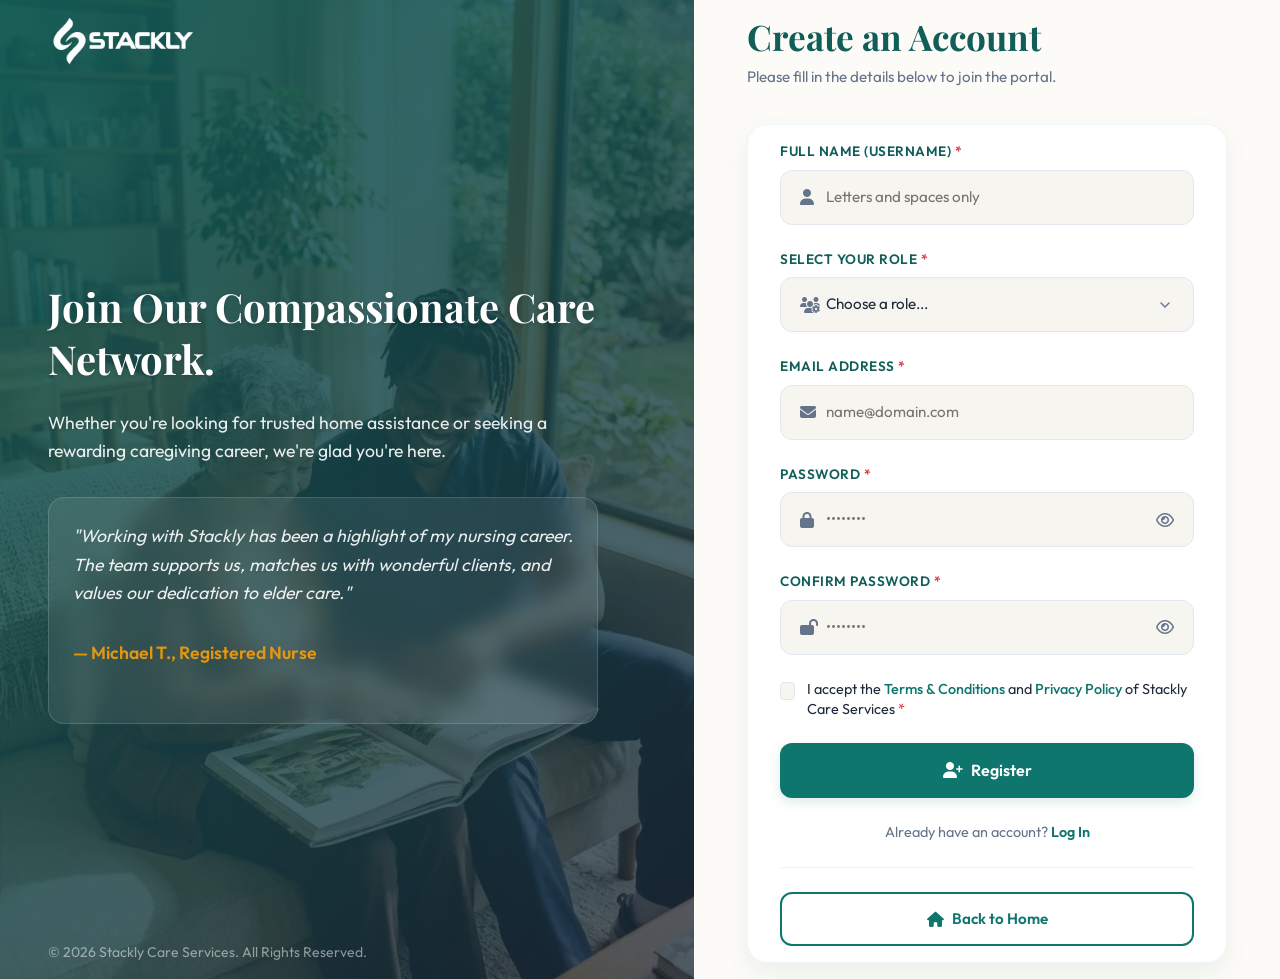
<file: pages/register.html>
<!doctype html>
<html lang="en">
  <head>
    <meta charset="utf-8" />
    <meta http-equiv="x-ua-compatible" content="ie=edge" />
    <meta
      name="description"
      content="Register an account with Stackly Care Services - Join our portal for clients, caregivers, and staff."
    />
    <meta
      name="viewport"
      content="width=device-width, initial-scale=1, shrink-to-fit=no"
    />
    <title>Register - Stackly Care Services</title>

    <!-- Favicon -->
    <link
      rel="shortcut icon"
      href="../assets/images/logoStackly.webp"
      type="image/webp"
    />

    <!-- Google Fonts & Icon Libraries -->
    <link
      rel="stylesheet"
      href="https://cdn.jsdelivr.net/npm/bootstrap@5.3.3/dist/css/bootstrap.min.css"
    />
    <link
      rel="stylesheet"
      href="https://cdnjs.cloudflare.com/ajax/libs/font-awesome/6.7.2/css/all.min.css"
    />
    <link rel="stylesheet" href="../assets/css/auth.css" />
  </head>
  <body>
    <div class="auth-wrapper">
      <!-- Left Split-Screen Side (Visual Panel) -->
      <div class="auth-image-side">
        <div class="auth-brand-logo">
          <a href="../index.html">
            <img
              src="../assets/images/logoStackly.webp"
              alt="Stackly Care Services Logo"
            />
          </a>
        </div>

        <div class="auth-image-content">
          <h2>Join Our Compassionate Care Network.</h2>
          <p>
            Whether you're looking for trusted home assistance or seeking a
            rewarding caregiving career, we're glad you're here.
          </p>

          <div class="auth-testimonial-card animate-fade-in">
            <p class="auth-testimonial-text">
              "Working with Stackly has been a highlight of my nursing career.
              The team supports us, matches us with wonderful clients, and
              values our dedication to elder care."
            </p>
            <p class="auth-testimonial-author">
              — Michael T., Registered Nurse
            </p>
          </div>
        </div>

        <div class="auth-image-footer">
          <small class="text-white-50"
            >&copy; 2026 Stackly Care Services. All Rights Reserved.</small
          >
        </div>
      </div>

      <!-- Right Split-Screen Side (Form Panel) -->
      <div class="auth-form-side">
        <div class="auth-form-container">
          <!-- Status alert box for errors/success messages -->
          <div id="statusAlert" class="auth-status-alert d-none">
            <i class="fa-solid fa-circle-exclamation"></i>
            <span id="statusAlertText">Please fix the validation issues.</span>
          </div>

          <div class="auth-form-header text-center text-lg-start">
            <h1>Create an Account</h1>
            <p class="mb-0">
              Please fill in the details below to join the portal.
            </p>
          </div>

          <div class="auth-card">
            <form id="registerForm" novalidate>
              <!-- Username Field -->
              <div class="form-group-custom">
                <label for="username"
                  >Full Name (Username)
                  <span class="text-danger">*</span></label
                >
                <div class="input-icon-wrapper">
                  <input
                    type="text"
                    id="username"
                    name="username"
                    class="input-control-custom"
                    placeholder="Letters and spaces only"
                    required
                    autocomplete="name"
                    maxlength="16"
                  />
                  <i class="fa-solid fa-user field-icon"></i>
                </div>
                <div class="feedback-msg error d-none" id="usernameError">
                  <i class="fa-solid fa-circle-exclamation"></i> Name is
                  required (letters and spaces only).
                </div>
              </div>

              <!-- Role Selection Field -->
              <div class="form-group-custom">
                <label for="role"
                  >Select Your Role <span class="text-danger">*</span></label
                >
                <div class="input-icon-wrapper">
                  <select
                    id="role"
                    name="role"
                    class="input-control-custom"
                    required
                  >
                    <option value="" disabled selected>Choose a role...</option>
                    <option value="client">Client / Family Member</option>
                    <option value="caregiver">Caregiver / Nurse</option>
                    <option value="admin">Administrator</option>
                  </select>
                  <i class="fa-solid fa-users-gear field-icon"></i>
                </div>
                <div class="feedback-msg error d-none" id="roleError">
                  <i class="fa-solid fa-circle-exclamation"></i> Please select a
                  role.
                </div>
              </div>

              <!-- Email Field -->
              <div class="form-group-custom">
                <label for="email"
                  >Email Address <span class="text-danger">*</span></label
                >
                <div class="input-icon-wrapper">
                  <input
                    type="email"
                    id="email"
                    name="email"
                    class="input-control-custom"
                    placeholder="name@domain.com"
                    autocomplete="email"
                    required
                  />
                  <i class="fa-solid fa-envelope field-icon"></i>
                </div>
                <div class="feedback-msg error d-none" id="emailError">
                  <i class="fa-solid fa-circle-exclamation"></i> Please enter a
                  valid email address.
                </div>
              </div>

              <!-- Password Field -->
              <div class="form-group-custom">
                <label for="password"
                  >Password <span class="text-danger">*</span></label
                >
                <div class="input-icon-wrapper">
                  <input
                    type="password"
                    id="password"
                    name="password"
                    class="input-control-custom password-input"
                    placeholder="••••••••"
                    autocomplete="new-password"
                    required
                  />
                  <i class="fa-solid fa-lock field-icon"></i>
                  <button
                    type="button"
                    class="password-toggle"
                    id="passwordToggleBtn"
                    aria-label="Toggle password visibility"
                  >
                    <i class="fa-regular fa-eye" id="passwordToggleIcon"></i>
                  </button>
                </div>

                <!-- Password Strength Meter -->
                <div
                  class="password-strength-wrapper d-none"
                  id="passwordStrengthWrapper"
                >
                  <div class="strength-meter-bar">
                    <span></span>
                    <span></span>
                    <span></span>
                  </div>
                  <div class="strength-text" id="strengthText"></div>
                </div>

                <div class="feedback-msg error d-none" id="passwordError">
                  <i class="fa-solid fa-circle-exclamation"></i> Password is
                  required.
                </div>
              </div>

              <!-- Confirm Password Field -->
              <div class="form-group-custom">
                <label for="confirmPassword"
                  >Confirm Password <span class="text-danger">*</span></label
                >
                <div class="input-icon-wrapper">
                  <input
                    type="password"
                    id="confirmPassword"
                    name="confirmPassword"
                    class="input-control-custom password-input"
                    placeholder="••••••••"
                    autocomplete="new-password"
                    required
                  />
                  <i class="fa-solid fa-lock-open field-icon"></i>
                  <button
                    type="button"
                    class="password-toggle"
                    id="confirmToggleBtn"
                    aria-label="Toggle password visibility"
                  >
                    <i class="fa-regular fa-eye" id="confirmToggleIcon"></i>
                  </button>
                </div>

                <div class="feedback-msg error d-none" id="matchError">
                  <i class="fa-solid fa-circle-exclamation"></i> Passwords do
                  not match.
                </div>
                <div class="feedback-msg success d-none" id="matchSuccess">
                  <i class="fa-solid fa-circle-check"></i> Passwords match.
                </div>
              </div>

              <!-- Terms & Conditions Checkbox -->
              <div class="checkbox-custom-group">
                <input type="checkbox" id="terms" name="terms" required />
                <label for="terms"
                  >I accept the <a href="#">Terms & Conditions</a> and
                  <a href="#">Privacy Policy</a> of Stackly Care Services
                  <span class="text-danger">*</span></label
                >
              </div>
              <div
                class="feedback-msg error d-none"
                id="termsError"
                style="margin-top: -1rem; margin-bottom: 1rem"
              >
                <i class="fa-solid fa-circle-exclamation"></i> You must accept
                terms and conditions.
              </div>

              <!-- Submit Button -->
              <button type="submit" class="btn-auth-submit" id="submitBtn">
                <i class="fa-solid fa-user-plus"></i> Register
              </button>
            </form>

            <div class="auth-redirect-text">
              Already have an account? <a href="login.html">Log In</a>
            </div>

            <hr
              class="my-4"
              style="border-top: 1px solid var(--border-color); opacity: 0.5"
            />

            <!-- Back to Home Button -->
            <a href="../index.html" class="btn-back-home">
              <i class="fa-solid fa-house"></i> Back to Home
            </a>
          </div>
        </div>
      </div>
    </div>

    <!-- CDN Script Library references -->
    <script src="https://code.jquery.com/jquery-3.7.1.min.js"></script>
    <script src="https://cdn.jsdelivr.net/npm/bootstrap@5.3.3/dist/js/bootstrap.bundle.min.js"></script>
    <script src="../assets/js/script.js"></script>

    <!-- Register Page Validation Script -->
    <script>
      document.addEventListener("DOMContentLoaded", function () {
        const form = document.getElementById("registerForm");
        const usernameInput = document.getElementById("username");
        const roleInput = document.getElementById("role");
        const emailInput = document.getElementById("email");
        const passwordInput = document.getElementById("password");
        const confirmPasswordInput = document.getElementById("confirmPassword");
        const termsCheckbox = document.getElementById("terms");

        const passwordToggleBtn = document.getElementById("passwordToggleBtn");
        const passwordToggleIcon =
          document.getElementById("passwordToggleIcon");
        const confirmToggleBtn = document.getElementById("confirmToggleBtn");
        const confirmToggleIcon = document.getElementById("confirmToggleIcon");

        const strengthWrapper = document.getElementById(
          "passwordStrengthWrapper",
        );
        const strengthText = document.getElementById("strengthText");

        const matchError = document.getElementById("matchError");
        const matchSuccess = document.getElementById("matchSuccess");
        const statusAlert = document.getElementById("statusAlert");
        const statusAlertText = document.getElementById("statusAlertText");

        // Requirement 7: Prevent numbers and special characters in the username field during typing/pasting
        usernameInput.addEventListener("keypress", function (e) {
          const char = String.fromCharCode(e.which || e.keyCode);
          // Only allow a-z, A-Z and spaces
          if (!/^[a-zA-Z\s]$/.test(char)) {
            e.preventDefault();
          }
        });

        usernameInput.addEventListener("input", function () {
          // Remove any non-alphabetic/non-space character instantly (e.g. for drag-drop, autofill, paste)
          const sanitized = this.value.replace(/[^a-zA-Z\s]/g, "");
          if (this.value !== sanitized) {
            this.value = sanitized;
          }
          setFieldError(
            usernameInput,
            document.getElementById("usernameError"),
            !this.value.trim(),
          );
        });

        // Password toggles
        passwordToggleBtn.addEventListener("click", function () {
          if (passwordInput.type === "password") {
            passwordInput.type = "text";
            passwordToggleIcon.className = "fa-solid fa-eye-slash";
          } else {
            passwordInput.type = "password";
            passwordToggleIcon.className = "fa-regular fa-eye";
          }
        });

        confirmToggleBtn.addEventListener("click", function () {
          if (confirmPasswordInput.type === "password") {
            confirmPasswordInput.type = "text";
            confirmToggleIcon.className = "fa-solid fa-eye-slash";
          } else {
            confirmPasswordInput.type = "password";
            confirmToggleIcon.className = "fa-regular fa-eye";
          }
        });

        // Password strength validator helper
        function checkPasswordStrength(val) {
          if (!val) return { score: 0, text: "", class: "" };

          let score = 0;

          // Criteria 1: Length >= 6
          if (val.length >= 6) score++;

          // Criteria 2: Alphanumeric (letters and numbers)
          if (/[a-zA-Z]/.test(val) && /[0-9]/.test(val)) score++;

          // Criteria 3: Complex (Length >= 8, Uppercase + Lowercase + Number + Special Char)
          if (
            val.length >= 8 &&
            /[A-Z]/.test(val) &&
            /[a-z]/.test(val) &&
            /[0-9]/.test(val) &&
            /[^A-Za-z0-9]/.test(val)
          ) {
            score++;
          }

          if (score === 1) {
            return { score: 1, text: "Weak Password", class: "weak" };
          } else if (score === 2) {
            return { score: 2, text: "Medium Strength", class: "medium" };
          } else if (score === 3) {
            return { score: 3, text: "Strong Password", class: "strong" };
          } else {
            return {
              score: 1,
              text: "Weak Password (Too short / Simple)",
              class: "weak",
            };
          }
        }

        // Real-time strength display
        passwordInput.addEventListener("input", function () {
          const val = this.value;
          if (!val) {
            strengthWrapper.classList.add("d-none");
            return;
          }

          strengthWrapper.classList.remove("d-none");
          const strength = checkPasswordStrength(val);

          strengthWrapper.className =
            "password-strength-wrapper " + strength.class;
          strengthText.className = "strength-text " + strength.class;

          let iconMarkup = "";
          if (strength.class === "weak") {
            iconMarkup = '<i class="fa-solid fa-circle-exclamation"></i> ';
          } else if (strength.class === "medium") {
            iconMarkup = '<i class="fa-solid fa-circle-check"></i> ';
          } else if (strength.class === "strong") {
            iconMarkup = '<i class="fa-solid fa-shield-halved"></i> ';
          }

          strengthText.innerHTML = iconMarkup + strength.text;

          // Trigger password match check since primary password changed
          checkPasswordsMatch();
        });

        // Requirement 5: Confirm Password match validation
        function checkPasswordsMatch() {
          const pw = passwordInput.value;
          const cpw = confirmPasswordInput.value;

          if (!cpw) {
            confirmPasswordInput.classList.remove("is-invalid");
            matchError.classList.add("d-none");
            matchSuccess.classList.add("d-none");
            return;
          }

          if (pw !== cpw) {
            confirmPasswordInput.classList.add("is-invalid");
            matchError.classList.remove("d-none");
            matchSuccess.classList.add("d-none");
          } else {
            confirmPasswordInput.classList.remove("is-invalid");
            matchError.classList.add("d-none");
            matchSuccess.classList.remove("d-none");
          }
        }

        confirmPasswordInput.addEventListener("input", checkPasswordsMatch);

        // Helper function to show/hide errors
        function setFieldError(inputEl, errorEl, hasError) {
          if (hasError) {
            inputEl.classList.add("is-invalid");
            errorEl.classList.remove("d-none");
          } else {
            inputEl.classList.remove("is-invalid");
            errorEl.classList.add("d-none");
          }
        }

        // Blur/Input trigger validations
        roleInput.addEventListener("change", function () {
          setFieldError(
            roleInput,
            document.getElementById("roleError"),
            !roleInput.value,
          );
        });

        emailInput.addEventListener("input", function () {
          const isValidEmail =
            emailInput.validity.valid && emailInput.value.includes("@");
          setFieldError(
            emailInput,
            document.getElementById("emailError"),
            !isValidEmail,
          );
        });

        passwordInput.addEventListener("input", function () {
          setFieldError(
            passwordInput,
            document.getElementById("passwordError"),
            !passwordInput.value,
          );
        });

        termsCheckbox.addEventListener("change", function () {
          setFieldError(
            termsCheckbox,
            document.getElementById("termsError"),
            !termsCheckbox.checked,
          );
        });

        // Form validation and redirection logic
        form.addEventListener("submit", function (e) {
          e.preventDefault();

          let isValid = true;

          // 1. Username Validation
          if (!usernameInput.value.trim()) {
            setFieldError(
              usernameInput,
              document.getElementById("usernameError"),
              true,
            );
            isValid = false;
          } else {
            setFieldError(
              usernameInput,
              document.getElementById("usernameError"),
              false,
            );
          }

          // 2. Role Validation
          if (!roleInput.value) {
            setFieldError(
              roleInput,
              document.getElementById("roleError"),
              true,
            );
            isValid = false;
          } else {
            setFieldError(
              roleInput,
              document.getElementById("roleError"),
              false,
            );
          }

          // 3. Email Validation
          const isValidEmail =
            emailInput.validity.valid &&
            emailInput.value.includes("@") &&
            emailInput.value.trim() !== "";
          if (!isValidEmail) {
            setFieldError(
              emailInput,
              document.getElementById("emailError"),
              true,
            );
            isValid = false;
          } else {
            setFieldError(
              emailInput,
              document.getElementById("emailError"),
              false,
            );
          }

          // 4. Password Validation (Strength)
          if (!passwordInput.value) {
            setFieldError(
              passwordInput,
              document.getElementById("passwordError"),
              true,
            );
            document.getElementById("passwordError").innerHTML =
              '<i class="fa-solid fa-circle-exclamation"></i> Password is required.';
            isValid = false;
          } else {
            const strength = checkPasswordStrength(passwordInput.value);
            if (strength.class === "weak" || strength.score < 2) {
              setFieldError(
                passwordInput,
                document.getElementById("passwordError"),
                true,
              );
              document.getElementById("passwordError").innerHTML =
                '<i class="fa-solid fa-circle-exclamation"></i> Password is too weak. Please use at least 6 characters containing both letters and numbers.';
              isValid = false;
            } else {
              setFieldError(
                passwordInput,
                document.getElementById("passwordError"),
                false,
              );
            }
          }

          // 5. Confirm Password Validation (Match check)
          if (!confirmPasswordInput.value) {
            setFieldError(confirmPasswordInput, matchError, true);
            matchError.innerHTML =
              '<i class="fa-solid fa-circle-exclamation"></i> Please confirm your password.';
            isValid = false;
          } else if (passwordInput.value !== confirmPasswordInput.value) {
            setFieldError(confirmPasswordInput, matchError, true);
            matchError.innerHTML =
              '<i class="fa-solid fa-circle-exclamation"></i> Passwords do not match.';
            isValid = false;
          } else {
            setFieldError(confirmPasswordInput, matchError, false);
          }

          // 6. Terms Validation
          if (!termsCheckbox.checked) {
            setFieldError(
              termsCheckbox,
              document.getElementById("termsError"),
              true,
            );
            isValid = false;
          } else {
            setFieldError(
              termsCheckbox,
              document.getElementById("termsError"),
              false,
            );
          }

          // Redirect after submit register form
          if (isValid) {
            statusAlert.classList.remove("d-none", "error");
            statusAlert.classList.add("success");
            statusAlertText.innerHTML =
              '<i class="fa-solid fa-circle-check"></i> Registration successful! Redirecting to login...';

            document.getElementById("submitBtn").disabled = true;

            // Redirect to login page with registered flag
            setTimeout(() => {
              window.location.href = "login.html?registered=true";
            }, 1500);
          } else {
            // Show error banner at the top
            statusAlert.classList.remove("d-none", "success");
            statusAlert.classList.add("error");
            statusAlertText.textContent =
              "Please correct the highlighted errors before submitting.";

            // Scroll form container to top
            document.querySelector(".auth-form-side").scrollTop = 0;
          }
        });
      });
    </script>
  </body>
</html>
</file>
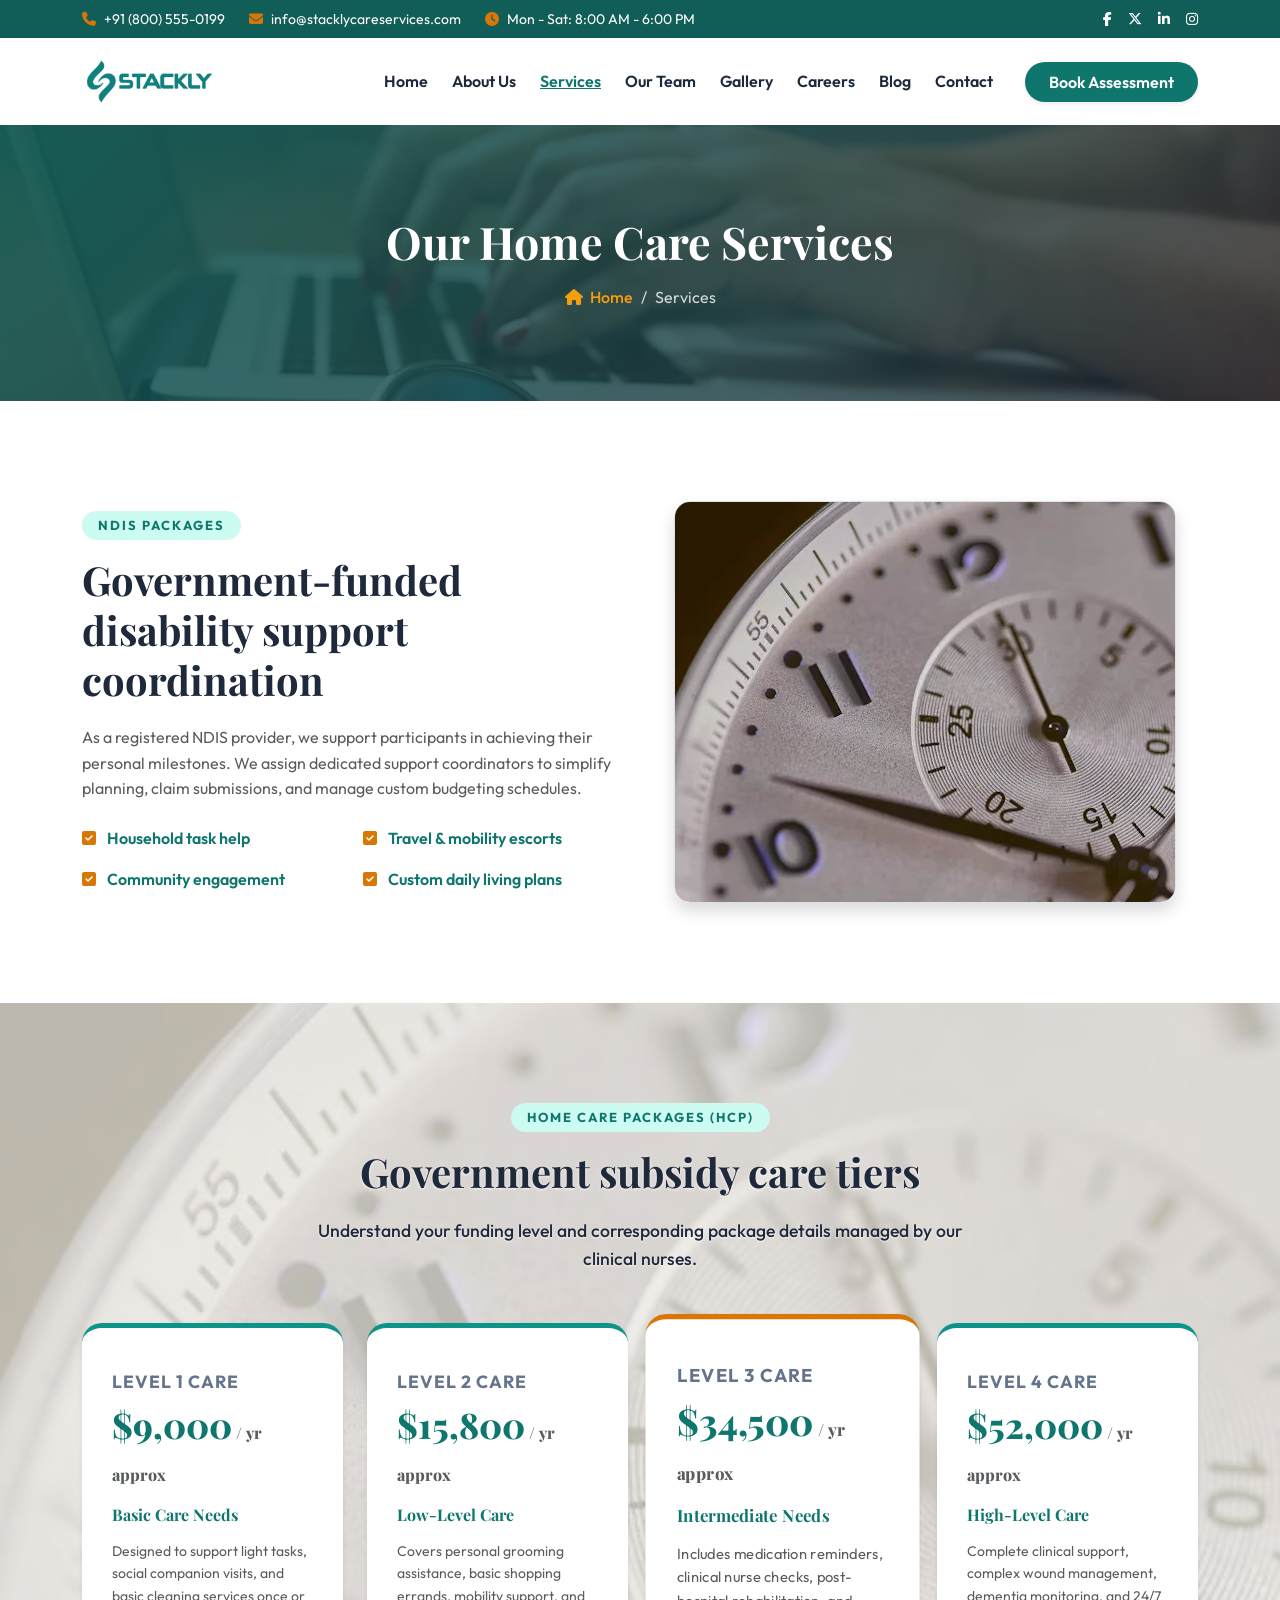
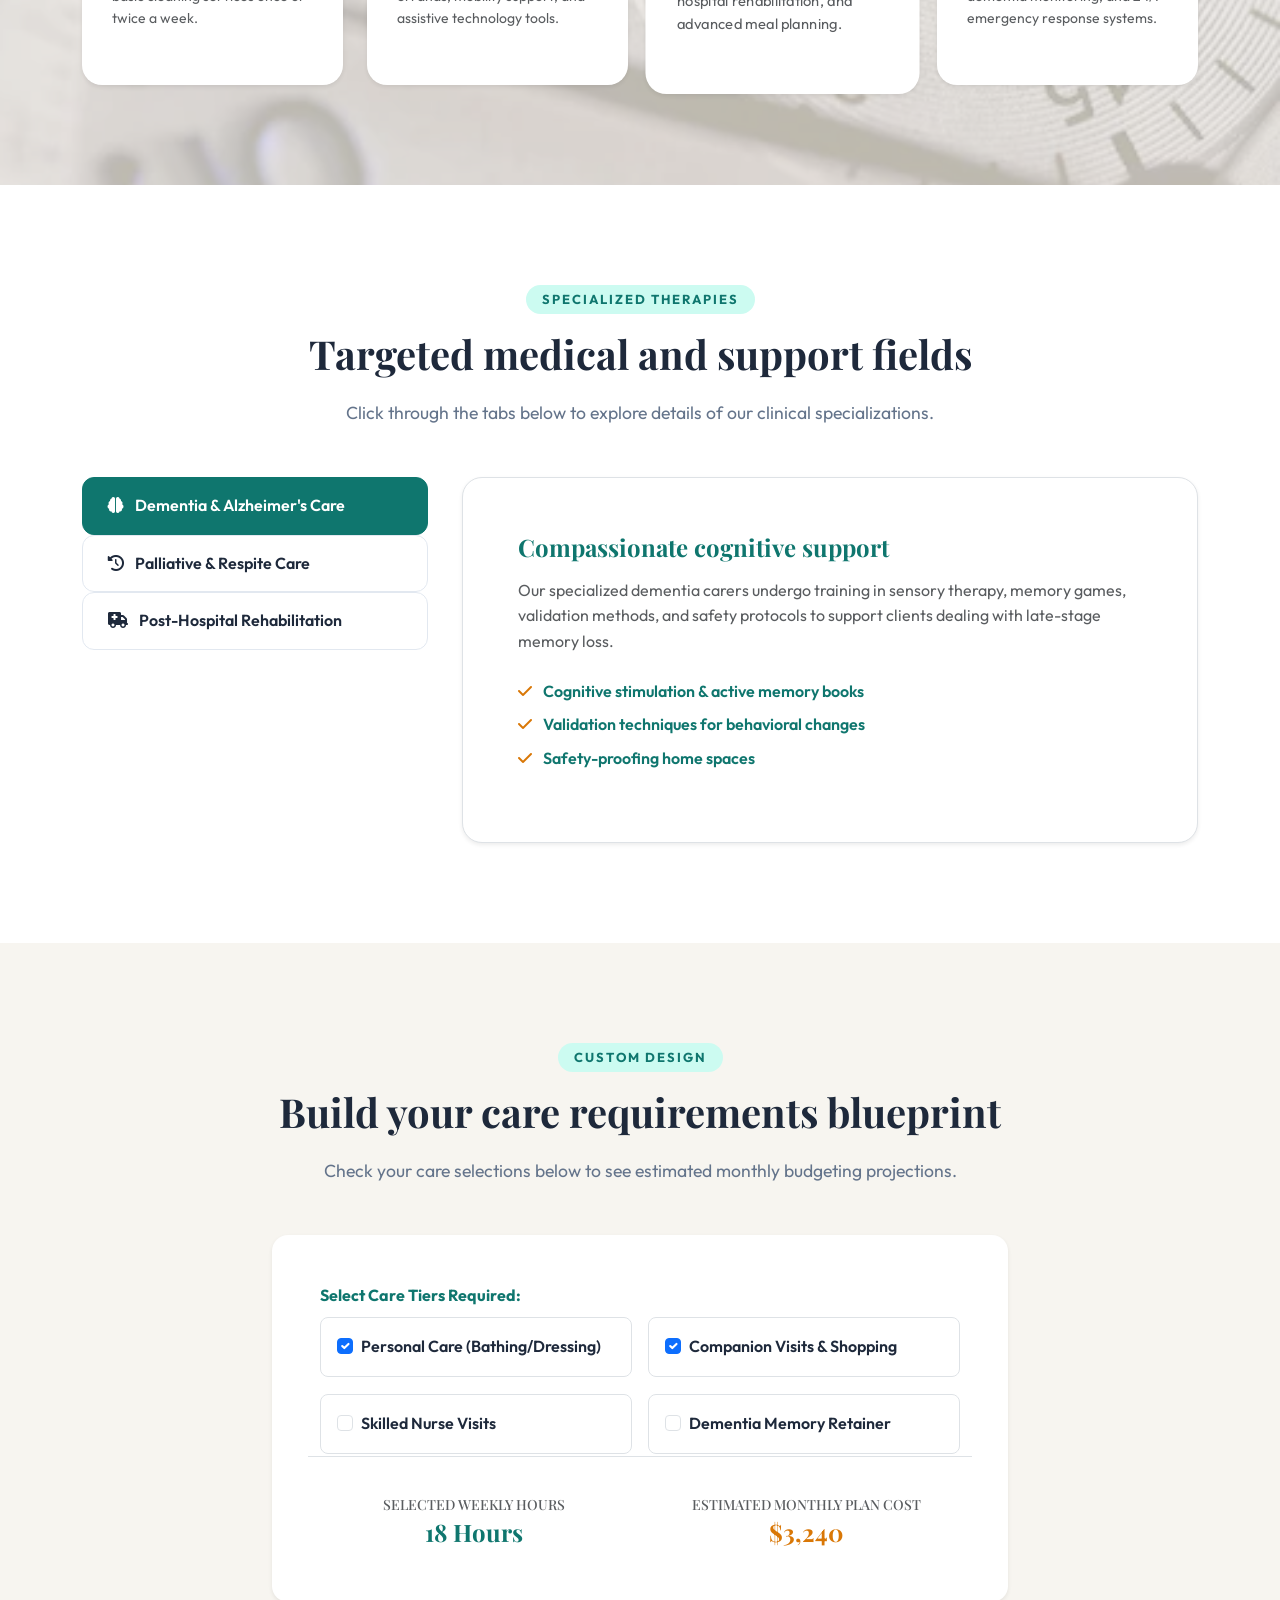
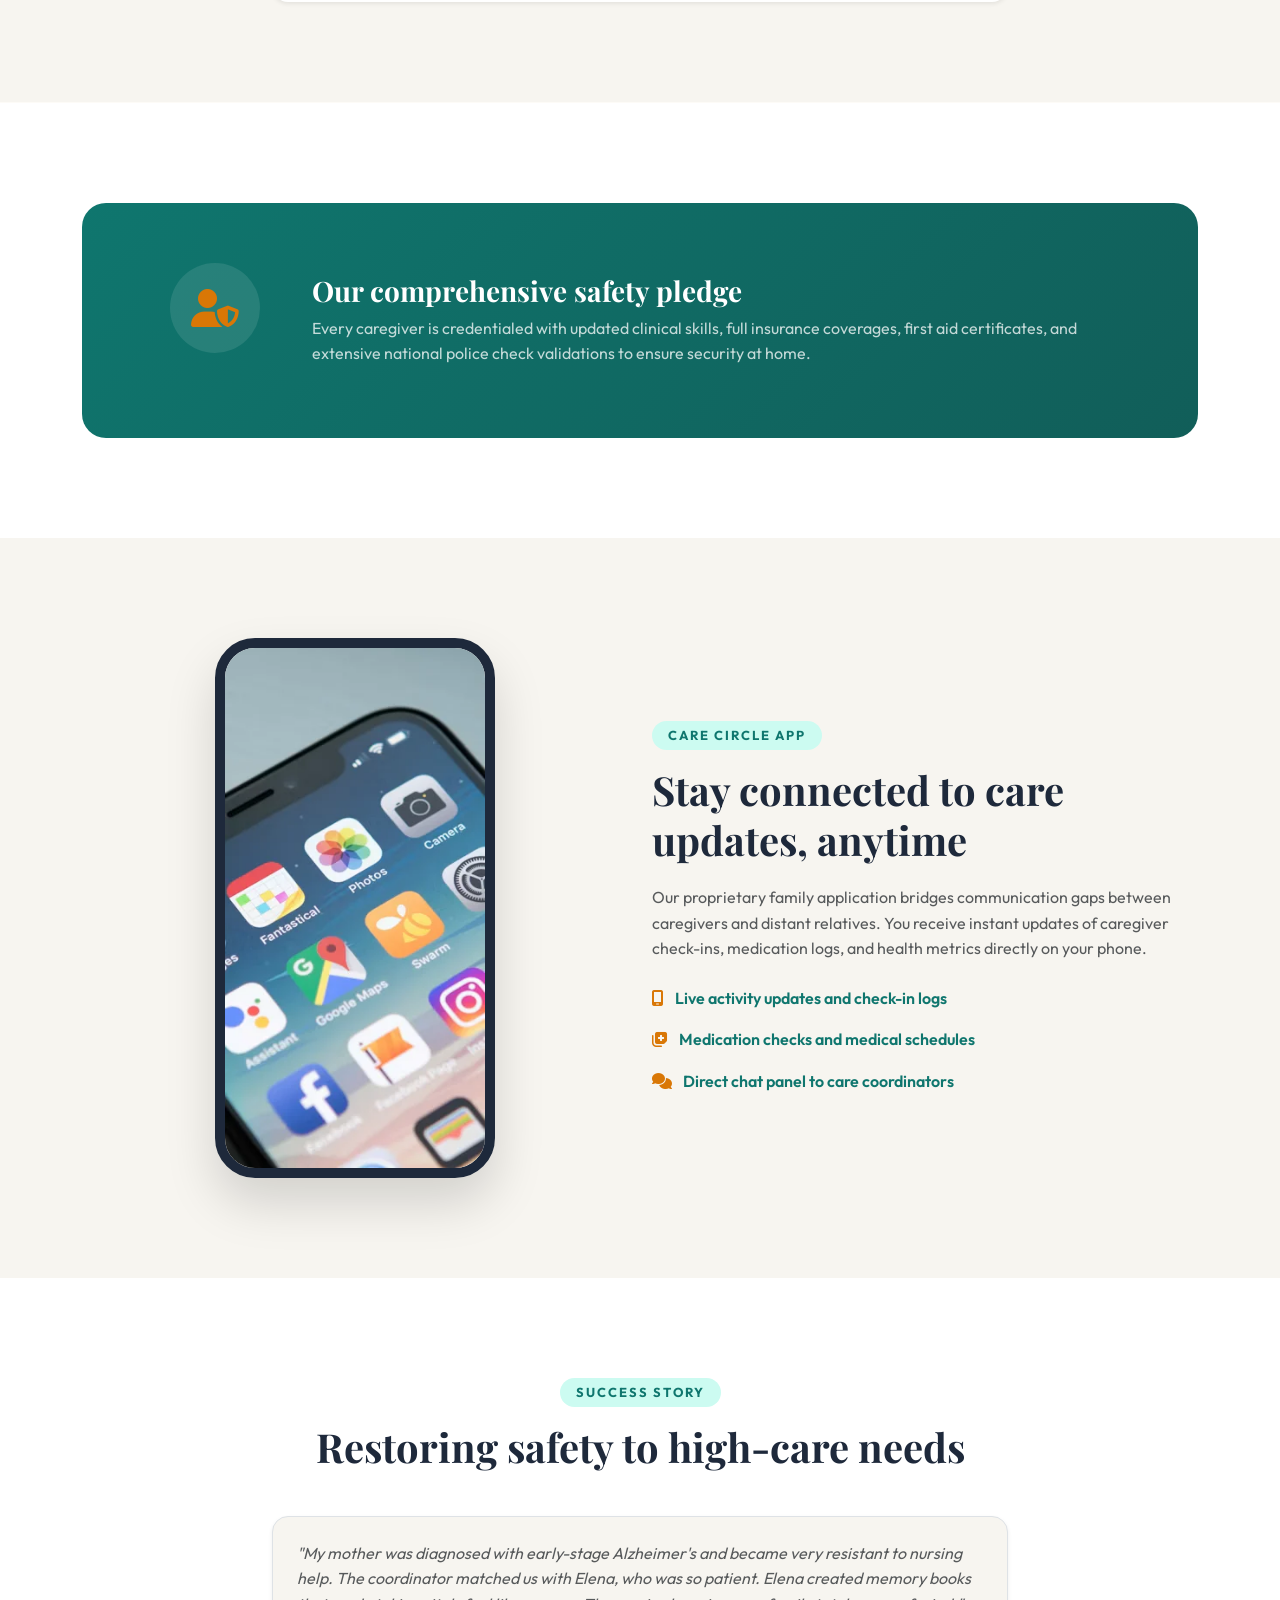
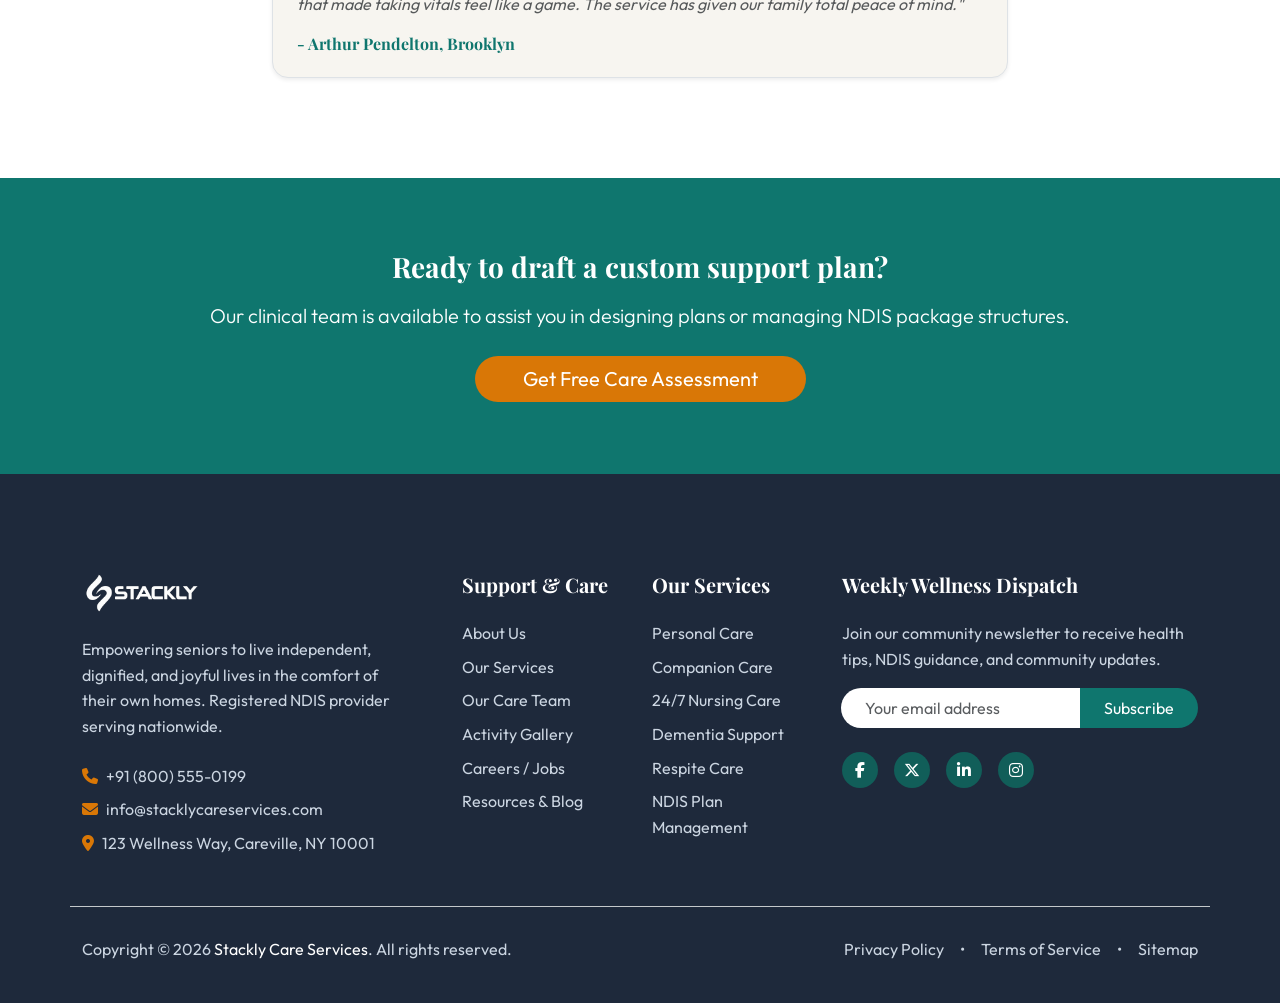
<file: pages/services.html>
<!doctype html>
<html lang="en">
  <head>
    <meta charset="utf-8" />
    <meta http-equiv="x-ua-compatible" content="ie=edge" />
    <meta
      name="description"
      content="Services - Stackly Care Services. View NDIS packages, Home Care Level subsidies, dementia support, and specialized caregiver options."
    />
    <meta
      name="viewport"
      content="width=device-width, initial-scale=1, shrink-to-fit=no"
    />

    <title>Our Services - Stackly Care Services</title>

    <!-- Favicon -->
    <link
      rel="shortcut icon"
      href="../assets/images/logoStackly.webp"
      type="image/webp"
    />

    <!-- Google Fonts & CDN Libraries -->
    <link
      rel="stylesheet"
      href="https://cdn.jsdelivr.net/npm/bootstrap@5.3.3/dist/css/bootstrap.min.css"
    />
    <link
      rel="stylesheet"
      href="https://cdnjs.cloudflare.com/ajax/libs/font-awesome/6.7.2/css/all.min.css"
    />
    <link rel="stylesheet" href="../assets/css/styles.css" />
    <link rel="stylesheet" href="../assets/css/services.css" />
  </head>
  <body>
    <!-- Header loaded dynamically -->
    <div id="xb-header-area"></div>

    <main>
      <!-- 1. Breadcrumb Banner -->
      <section
        class="page-banner text-center"
        style="
          background-image: url(&quot;../assets/images/services/services-banner-image.webp&quot;);
        "
      >
        <div class="container">
          <h2 class="display-5 fw-bold mb-3 font-secondary">
            Our Home Care Services
          </h2>
          <nav aria-label="breadcrumb">
            <ol class="breadcrumb justify-content-center">
              <li class="breadcrumb-item">
                <a href="../index.html"
                  ><i class="fa-solid fa-house me-1"></i> Home</a
                >
              </li>
              <li class="breadcrumb-item active text-white" aria-current="page">
                Services
              </li>
            </ol>
          </nav>
        </div>
      </section>

      <!-- 2. NDIS Support Services -->
      <section class="ndis-section py-100 bg-white">
        <div class="container">
          <div class="row align-items-center">
            <div class="col-lg-6 mb-5 mb-lg-0">
              <span class="section-tag">NDIS PACKAGES</span>
              <h2 class="section-title">
                Government-funded disability support coordination
              </h2>
              <p class="text-muted mb-4">
                As a registered NDIS provider, we support participants in
                achieving their personal milestones. We assign dedicated support
                coordinators to simplify planning, claim submissions, and manage
                custom budgeting schedules.
              </p>
              <div class="row g-3 text-teal fw-semibold">
                <div class="col-sm-6">
                  <i class="fa-solid fa-square-check text-accent me-2"></i>
                  Household task help
                </div>
                <div class="col-sm-6">
                  <i class="fa-solid fa-square-check text-accent me-2"></i>
                  Travel & mobility escorts
                </div>
                <div class="col-sm-6">
                  <i class="fa-solid fa-square-check text-accent me-2"></i>
                  Community engagement
                </div>
                <div class="col-sm-6">
                  <i class="fa-solid fa-square-check text-accent me-2"></i>
                  Custom daily living plans
                </div>
              </div>
            </div>
            <div class="col-lg-6 text-center">
              <img
                src="../assets/images/services/service-ndis-section-img.webp"
                alt="NDIS Support"
                class="img-fluid rounded-4 shadow border"
              />
            </div>
          </div>
        </div>
      </section>

      <!-- 3. Home Care Packages Levels 1-4 -->
      <section
        class="hcp-section py-100 bg-warm has-bg-img"
        style="
          background-image: url(&quot;../assets/images/services/service-ndis-section-img.webp&quot;);
        "
      >
        <div class="container text-center">
          <span class="section-tag">HOME CARE PACKAGES (HCP)</span>
          <h2 class="section-title">Government subsidy care tiers</h2>
          <p class="section-desc">
            Understand your funding level and corresponding package details
            managed by our clinical nurses.
          </p>

          <div class="row g-4 text-start justify-content-center">
            <div class="col-lg-3 col-md-6">
              <div class="hcp-card shadow-sm">
                <span class="hcp-level text-uppercase">Level 1 Care</span>
                <h3 class="hcp-subsidy mt-2 mb-3">
                  $9,000<span class="fs-6 text-muted"> / yr approx</span>
                </h3>
                <h6 class="fw-bold text-teal mb-3">Basic Care Needs</h6>
                <p class="text-muted small">
                  Designed to support light tasks, social companion visits, and
                  basic cleaning services once or twice a week.
                </p>
              </div>
            </div>
            <div class="col-lg-3 col-md-6">
              <div class="hcp-card shadow-sm">
                <span class="hcp-level text-uppercase">Level 2 Care</span>
                <h3 class="hcp-subsidy mt-2 mb-3">
                  $15,800<span class="fs-6 text-muted"> / yr approx</span>
                </h3>
                <h6 class="fw-bold text-teal mb-3">Low-Level Care</h6>
                <p class="text-muted small">
                  Covers personal grooming assistance, basic shopping errands,
                  mobility support, and assistive technology tools.
                </p>
              </div>
            </div>
            <div class="col-lg-3 col-md-6">
              <div class="hcp-card shadow-sm featured">
                <span class="hcp-level text-uppercase">Level 3 Care</span>
                <h3 class="hcp-subsidy mt-2 mb-3">
                  $34,500<span class="fs-6 text-muted"> / yr approx</span>
                </h3>
                <h6 class="fw-bold text-teal mb-3">Intermediate Needs</h6>
                <p class="text-muted small">
                  Includes medication reminders, clinical nurse checks,
                  post-hospital rehabilitation, and advanced meal planning.
                </p>
              </div>
            </div>
            <div class="col-lg-3 col-md-6">
              <div class="hcp-card shadow-sm">
                <span class="hcp-level text-uppercase">Level 4 Care</span>
                <h3 class="hcp-subsidy mt-2 mb-3">
                  $52,000<span class="fs-6 text-muted"> / yr approx</span>
                </h3>
                <h6 class="fw-bold text-teal mb-3">High-Level Care</h6>
                <p class="text-muted small">
                  Complete clinical support, complex wound management, dementia
                  monitoring, and 24/7 emergency response systems.
                </p>
              </div>
            </div>
          </div>
        </div>
      </section>

      <!-- 4. Specialized Care Tabs -->
      <section class="tabs-section py-100 bg-white">
        <div class="container">
          <div class="text-center">
            <span class="section-tag">SPECIALIZED THERAPIES</span>
            <h2 class="section-title">Targeted medical and support fields</h2>
            <p class="section-desc">
              Click through the tabs below to explore details of our clinical
              specializations.
            </p>
          </div>

          <div class="row mt-4">
            <div class="col-lg-4 mb-4 mb-lg-0">
              <div
                class="nav flex-column nav-pills services-tabs"
                id="v-pills-tab"
                role="tablist"
                aria-orientation="vertical"
              >
                <button
                  class="nav-link active text-start"
                  id="tab1-btn"
                  data-bs-toggle="pill"
                  data-bs-target="#tab1"
                  type="button"
                  role="tab"
                  aria-controls="tab1"
                  aria-selected="true"
                >
                  <i class="fa-solid fa-brain me-2"></i> Dementia & Alzheimer's
                  Care
                </button>
                <button
                  class="nav-link text-start"
                  id="tab2-btn"
                  data-bs-toggle="pill"
                  data-bs-target="#tab2"
                  type="button"
                  role="tab"
                  aria-controls="tab2"
                  aria-selected="false"
                >
                  <i class="fa-solid fa-clock-rotate-left me-2"></i> Palliative
                  & Respite Care
                </button>
                <button
                  class="nav-link text-start"
                  id="tab3-btn"
                  data-bs-toggle="pill"
                  data-bs-target="#tab3"
                  type="button"
                  role="tab"
                  aria-controls="tab3"
                  aria-selected="false"
                >
                  <i class="fa-solid fa-truck-medical me-2"></i> Post-Hospital
                  Rehabilitation
                </button>
              </div>
            </div>
            <div class="col-lg-8">
              <div class="tab-content" id="v-pills-tabContent">
                <div
                  class="tab-pane fade show active tab-content-box shadow-sm border"
                  id="tab1"
                  role="tabpanel"
                  aria-labelledby="tab1-btn"
                >
                  <h4 class="fw-bold text-teal mb-3">
                    Compassionate cognitive support
                  </h4>
                  <p class="text-muted mb-4">
                    Our specialized dementia carers undergo training in sensory
                    therapy, memory games, validation methods, and safety
                    protocols to support clients dealing with late-stage memory
                    loss.
                  </p>
                  <ul class="list-unstyled text-teal fw-semibold">
                    <li class="mb-2">
                      <i class="fa-solid fa-check text-accent me-2"></i>
                      Cognitive stimulation & active memory books
                    </li>
                    <li class="mb-2">
                      <i class="fa-solid fa-check text-accent me-2"></i>
                      Validation techniques for behavioral changes
                    </li>
                    <li class="mb-2">
                      <i class="fa-solid fa-check text-accent me-2"></i>
                      Safety-proofing home spaces
                    </li>
                  </ul>
                </div>
                <div
                  class="tab-pane fade tab-content-box shadow-sm border"
                  id="tab2"
                  role="tabpanel"
                  aria-labelledby="tab2-btn"
                >
                  <h4 class="fw-bold text-teal mb-3">
                    Temporary support so families can rest
                  </h4>
                  <p class="text-muted mb-4">
                    We offer flexible relief options ranging from a few hours a
                    day to overnight stays. This ensures family members can
                    balance careers, run errands, and enjoy standard breaks.
                  </p>
                  <ul class="list-unstyled text-teal fw-semibold">
                    <li class="mb-2">
                      <i class="fa-solid fa-check text-accent me-2"></i> Day
                      respite or emergency overnight visits
                    </li>
                    <li class="mb-2">
                      <i class="fa-solid fa-check text-accent me-2"></i> Comfort
                      management and palliative nurses
                    </li>
                    <li class="mb-2">
                      <i class="fa-solid fa-check text-accent me-2"></i>
                      Seamless scheduling integrations
                    </li>
                  </ul>
                </div>
                <div
                  class="tab-pane fade tab-content-box shadow-sm border"
                  id="tab3"
                  role="tabpanel"
                  aria-labelledby="tab3-btn"
                >
                  <h4 class="fw-bold text-teal mb-3">
                    Safe transition back to home spaces
                  </h4>
                  <p class="text-muted mb-4">
                    Our post-hospital care ensures seniors recover safely after
                    surgeries or illnesses, helping prevent high readmission
                    rates through strict schedule tracking and medication
                    check-ins.
                  </p>
                  <ul class="list-unstyled text-teal fw-semibold">
                    <li class="mb-2">
                      <i class="fa-solid fa-check text-accent me-2"></i>
                      Medication monitoring & vitals tracking
                    </li>
                    <li class="mb-2">
                      <i class="fa-solid fa-check text-accent me-2"></i>
                      Physical therapy exercises at home
                    </li>
                    <li class="mb-2">
                      <i class="fa-solid fa-check text-accent me-2"></i>
                      Coordination with medical staff
                    </li>
                  </ul>
                </div>
              </div>
            </div>
          </div>
        </div>
      </section>

      <!-- 5. Care Plan Builder (Pricing Estimator) -->
      <section class="calc-section py-100 bg-warm">
        <div class="container">
          <div class="row justify-content-center text-center">
            <div class="col-lg-8">
              <span class="section-tag">CUSTOM DESIGN</span>
              <h2 class="section-title">
                Build your care requirements blueprint
              </h2>
              <p class="section-desc">
                Check your care selections below to see estimated monthly
                budgeting projections.
              </p>

              <div class="bg-white rounded-4 p-5 shadow-sm text-start">
                <div class="mb-4">
                  <span class="form-label d-block fw-bold text-teal"
                    >Select Care Tiers Required:</span
                  >
                  <div class="row g-3">
                    <div class="col-md-6">
                      <div class="form-check p-3 border rounded-3">
                        <input
                          class="form-check-input ms-0 me-2"
                          type="checkbox"
                          id="srv1"
                          name="srv1"
                          checked
                          value="10"
                        />
                        <label class="form-check-label fw-semibold" for="srv1"
                          >Personal Care (Bathing/Dressing)</label
                        >
                      </div>
                    </div>
                    <div class="col-md-6">
                      <div class="form-check p-3 border rounded-3">
                        <input
                          class="form-check-input ms-0 me-2"
                          type="checkbox"
                          id="srv2"
                          name="srv2"
                          checked
                          value="8"
                        />
                        <label class="form-check-label fw-semibold" for="srv2"
                          >Companion Visits & Shopping</label
                        >
                      </div>
                    </div>
                    <div class="col-md-6">
                      <div class="form-check p-3 border rounded-3">
                        <input
                          class="form-check-input ms-0 me-2"
                          type="checkbox"
                          id="srv3"
                          name="srv3"
                          value="25"
                        />
                        <label class="form-check-label fw-semibold" for="srv3"
                          >Skilled Nurse Visits</label
                        >
                      </div>
                    </div>
                    <div class="col-md-6">
                      <div class="form-check p-3 border rounded-3">
                        <input
                          class="form-check-input ms-0 me-2"
                          type="checkbox"
                          id="srv4"
                          name="srv4"
                          value="15"
                        />
                        <label class="form-check-label fw-semibold" for="srv4"
                          >Dementia Memory Retainer</label
                        >
                      </div>
                    </div>
                  </div>
                </div>

                <div class="row g-4 pt-3 text-center border-top">
                  <div class="col-md-6">
                    <h6 class="text-muted mb-1 text-uppercase small">
                      Selected Weekly Hours
                    </h6>
                    <h4 class="fw-bold text-teal" id="hoursTotal">18 Hours</h4>
                  </div>
                  <div class="col-md-6">
                    <h6 class="text-muted mb-1 text-uppercase small">
                      Estimated Monthly Plan Cost
                    </h6>
                    <h4 class="fw-bold text-accent" id="costTotal">$3,240</h4>
                  </div>
                </div>
              </div>
            </div>
          </div>
        </div>
      </section>

      <script>
        // Simple logic for checking values
        document.addEventListener("DOMContentLoaded", function () {
          const checkboxes = [
            document.getElementById("srv1"),
            document.getElementById("srv2"),
            document.getElementById("srv3"),
            document.getElementById("srv4"),
          ];
          const hoursTotal = document.getElementById("hoursTotal");
          const costTotal = document.getElementById("costTotal");

          function updateCalc() {
            let total = 0;
            checkboxes.forEach((cb) => {
              if (cb && cb.checked) {
                total += parseInt(cb.value);
              }
            });
            if (hoursTotal) hoursTotal.innerText = total + " Hours";
            if (costTotal)
              costTotal.innerText = "$" + (total * 45 * 4).toLocaleString();
          }

          checkboxes.forEach((cb) => {
            if (cb) {
              cb.addEventListener("change", updateCalc);
            }
          });
        });
      </script>

      <!-- 6. Safety & Quality Assurances (Shield Banner) -->
      <section class="shield-section py-100 bg-white">
        <div class="container">
          <div class="shield-box text-white">
            <div class="row align-items-center">
              <div class="col-lg-2 text-center text-lg-start">
                <div class="shield-icon-container mx-auto">
                  <i class="fa-solid fa-user-shield text-accent"></i>
                </div>
              </div>
              <div class="col-lg-10">
                <h3 class="fw-bold mb-2 font-secondary">
                  Our comprehensive safety pledge
                </h3>
                <p class="mb-0 opacity-75">
                  Every caregiver is credentialed with updated clinical skills,
                  full insurance coverages, first aid certificates, and
                  extensive national police check validations to ensure security
                  at home.
                </p>
              </div>
            </div>
          </div>
        </div>
      </section>

      <!-- 7. Care Circle App Feature -->
      <section class="app-section py-100 bg-warm">
        <div class="container">
          <div class="row align-items-center">
            <div class="col-lg-6 mb-5 mb-lg-0 text-center">
              <div class="app-mockup-wrapper">
                <img
                  src="../assets/images/services/service-app-screen.webp"
                  alt="Mobile App Screen"
                  class="img-fluid app-screen"
                />
              </div>
            </div>
            <div class="col-lg-6">
              <span class="section-tag">CARE CIRCLE APP</span>
              <h2 class="section-title">
                Stay connected to care updates, anytime
              </h2>
              <p class="text-muted mb-4">
                Our proprietary family application bridges communication gaps
                between caregivers and distant relatives. You receive instant
                updates of caregiver check-ins, medication logs, and health
                metrics directly on your phone.
              </p>
              <div class="d-flex flex-column gap-3 text-teal fw-semibold">
                <div>
                  <i class="fa-solid fa-mobile-screen me-2 text-accent"></i>
                  Live activity updates and check-in logs
                </div>
                <div>
                  <i class="fa-solid fa-notes-medical me-2 text-accent"></i>
                  Medication checks and medical schedules
                </div>
                <div>
                  <i class="fa-solid fa-comments me-2 text-accent"></i> Direct
                  chat panel to care coordinators
                </div>
              </div>
            </div>
          </div>
        </div>
      </section>

      <!-- 8. Service Testimonial Spotlight -->
      <section class="testimonial-spotlight py-100 bg-white">
        <div class="container text-center">
          <span class="section-tag">SUCCESS STORY</span>
          <h2 class="section-title">Restoring safety to high-care needs</h2>
          <div class="row justify-content-center">
            <div class="col-lg-8">
              <div
                class="p-4 border rounded-4 bg-warm shadow-sm text-start mt-4"
              >
                <p class="fst-italic text-muted">
                  "My mother was diagnosed with early-stage Alzheimer's and
                  became very resistant to nursing help. The coordinator matched
                  us with Elena, who was so patient. Elena created memory books
                  that made taking vitals feel like a game. The service has
                  given our family total peace of mind."
                </p>
                <h6 class="fw-bold text-teal mb-0 mt-3">
                  - Arthur Pendelton, Brooklyn
                </h6>
              </div>
            </div>
          </div>
        </div>
      </section>

      <!-- 9. Services Form -->
      <section class="services-form py-5 bg-teal">
        <div class="container text-white text-center py-4">
          <h3 class="fw-bold font-secondary mb-3">
            Ready to draft a custom support plan?
          </h3>
          <p class="lead mb-4">
            Our clinical team is available to assist you in designing plans or
            managing NDIS package structures.
          </p>
          <a href="#" class="btn btn-accent btn-lg rounded-pill px-5 hover-lift"
            >Get Free Care Assessment</a
          >
        </div>
      </section>
    </main>

    <!-- Footer loaded dynamically -->
    <div id="xb-footer-area"></div>

    <!-- Scripts -->
    <script src="https://code.jquery.com/jquery-3.7.1.min.js"></script>
    <script src="https://cdn.jsdelivr.net/npm/bootstrap@5.3.3/dist/js/bootstrap.bundle.min.js"></script>
    <script src="../assets/js/script.js"></script>
  </body>
</html>
</file>
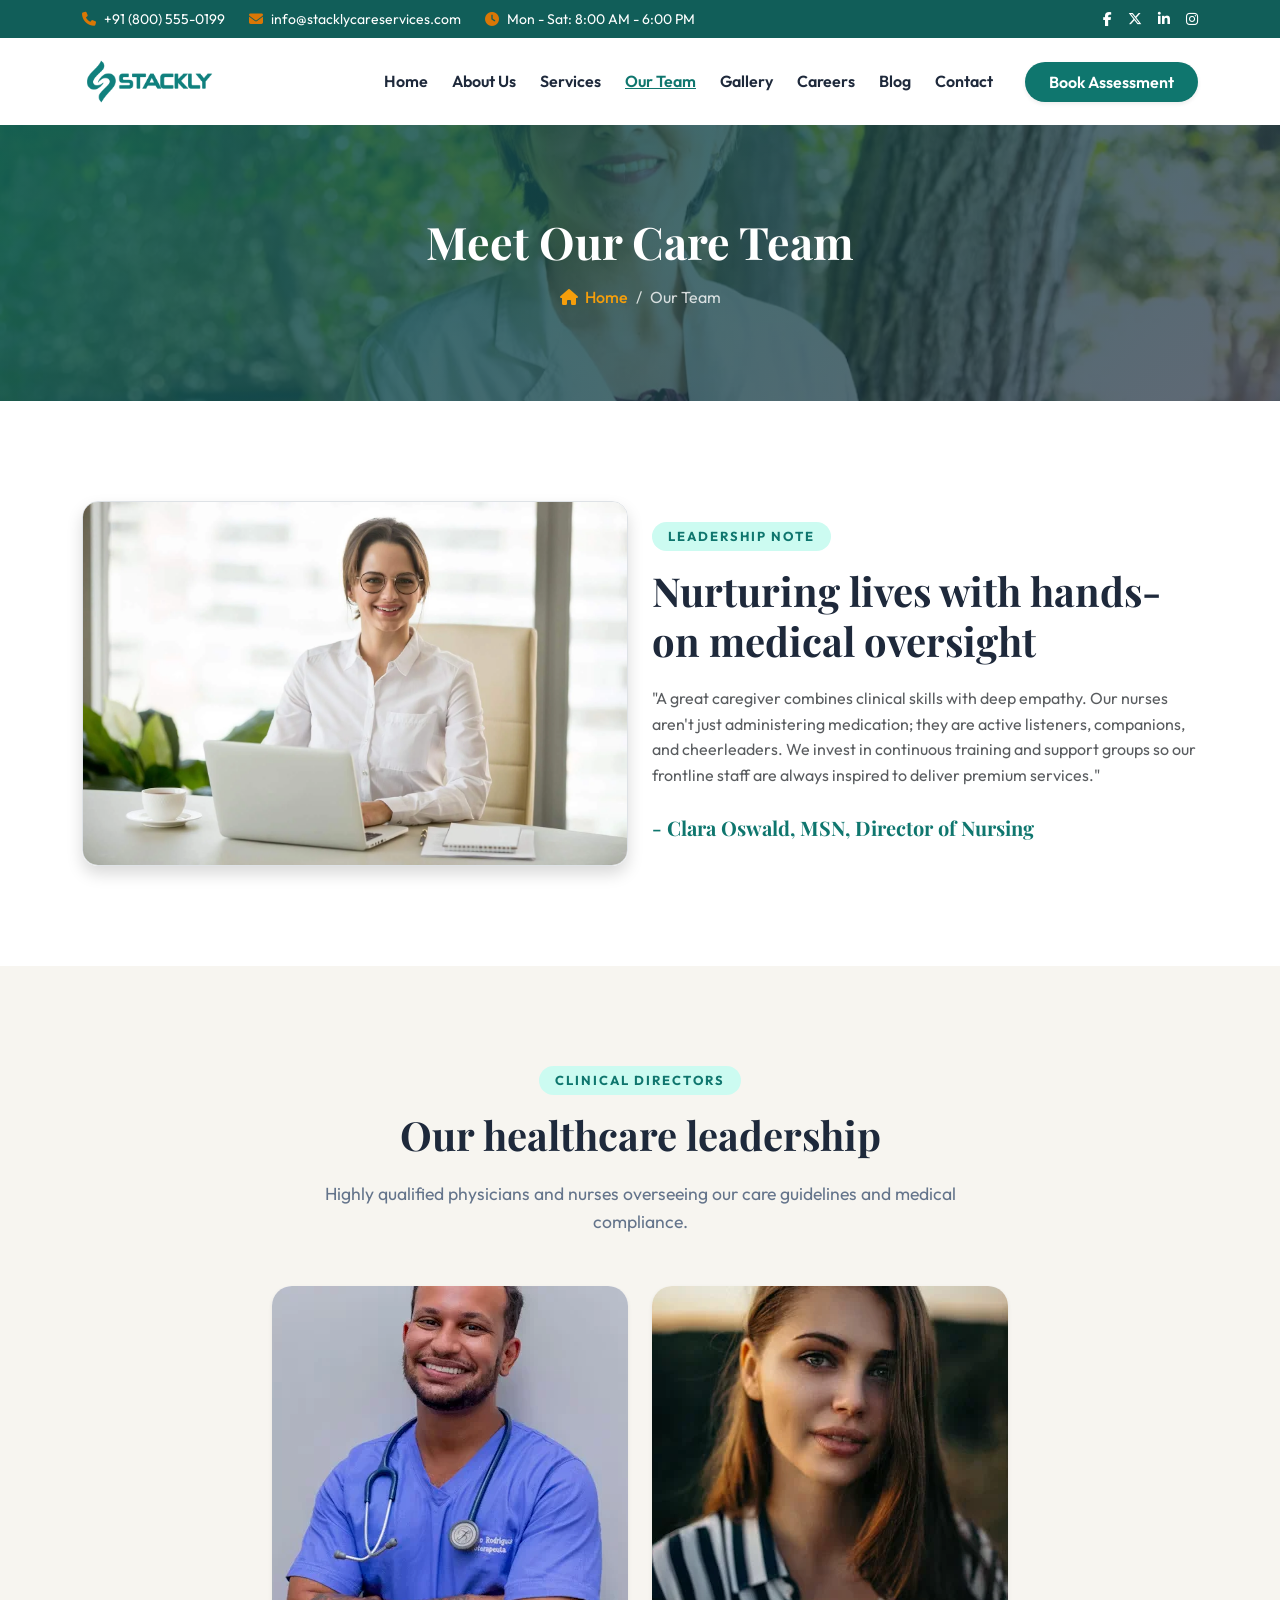
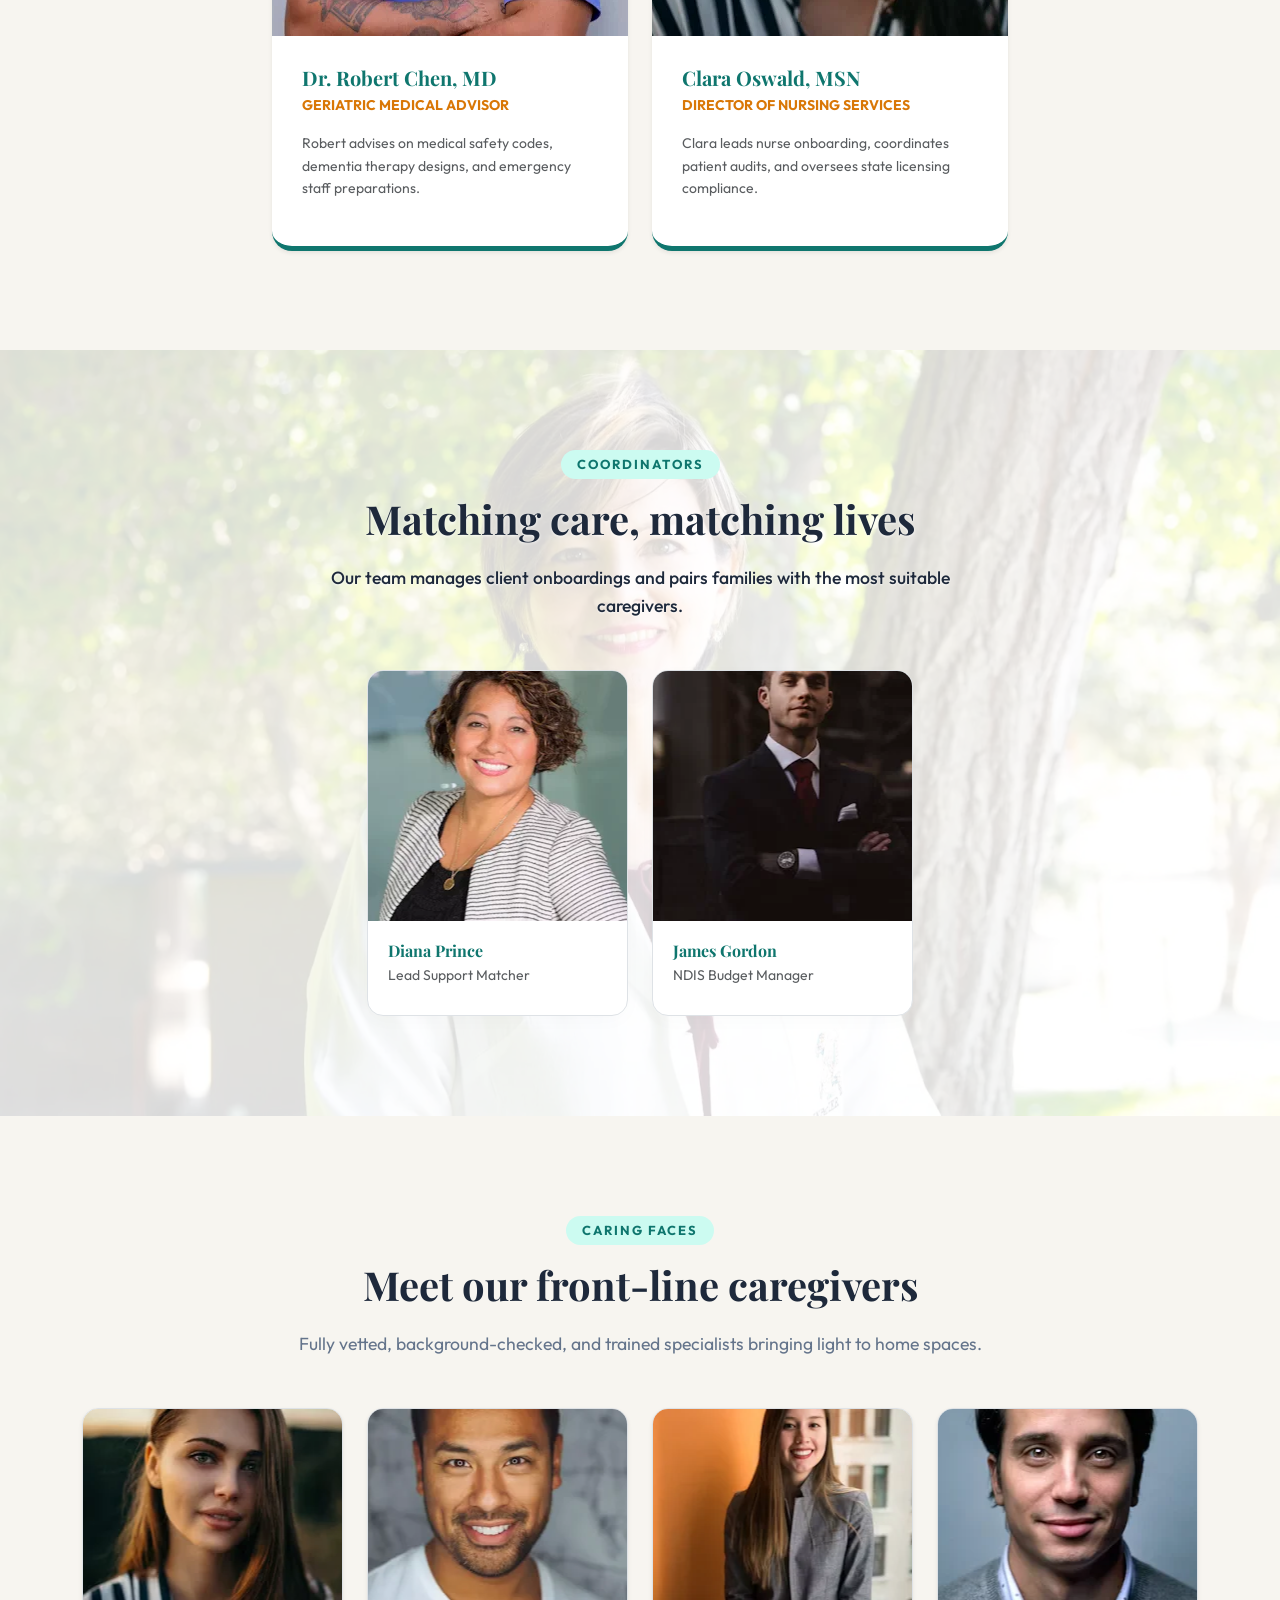
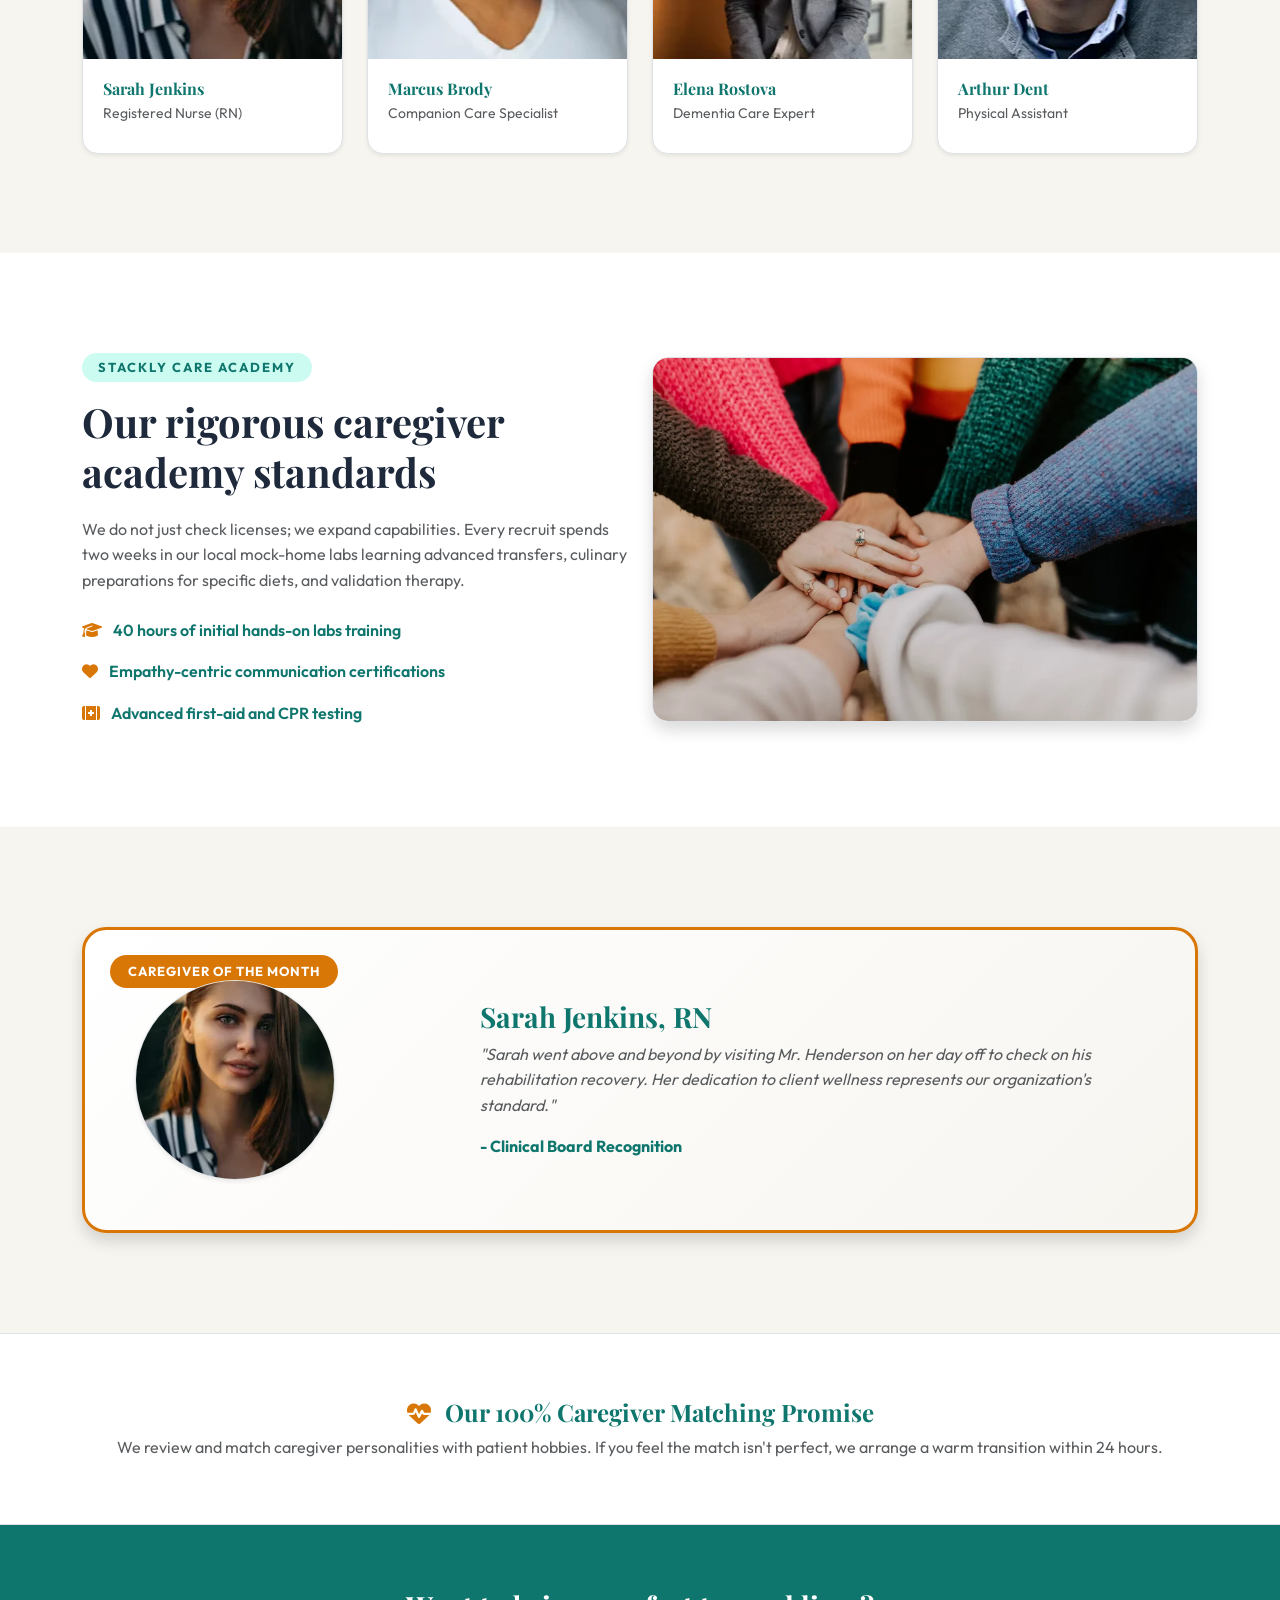
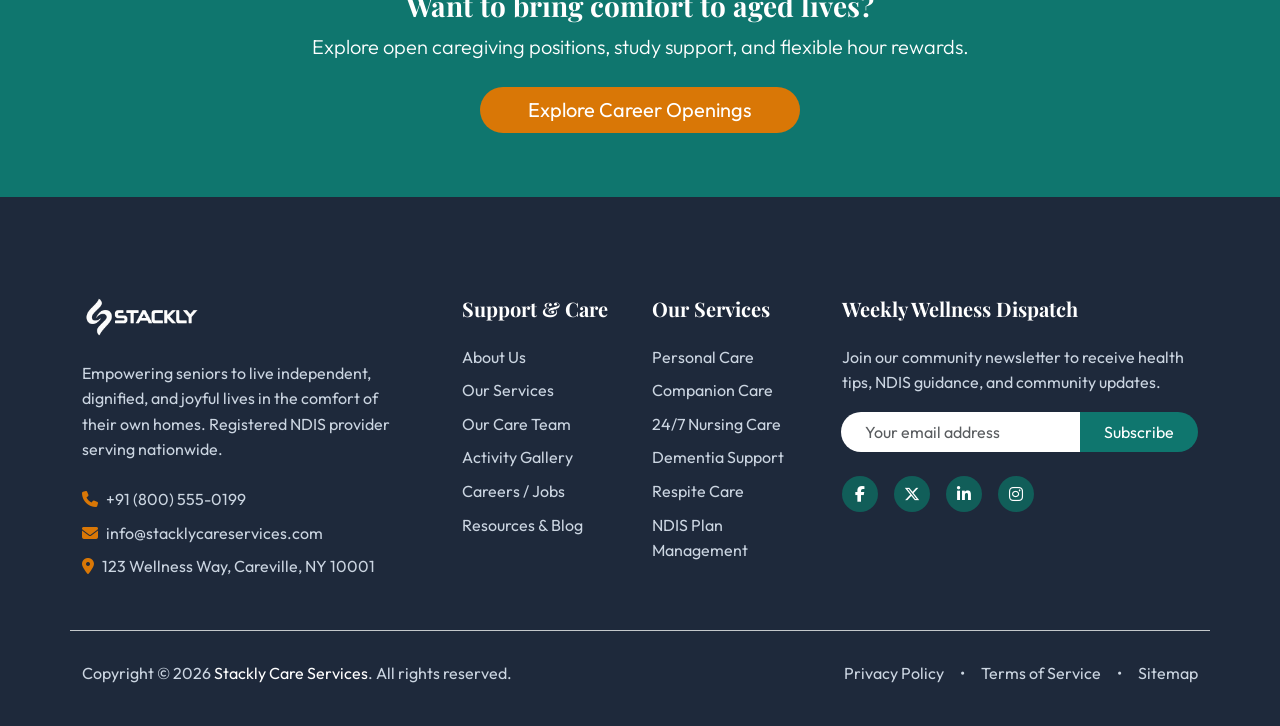
<file: pages/team.html>
<!doctype html>
<html lang="en">
  <head>
    <meta charset="utf-8" />
    <meta http-equiv="x-ua-compatible" content="ie=edge" />
    <meta
      name="description"
      content="Meet Our Care Team - Stackly Care Services. Fully credentialed, background-checked caregivers, registered nurses, and clinical leaders."
    />
    <meta
      name="viewport"
      content="width=device-width, initial-scale=1, shrink-to-fit=no"
    />

    <title>Our Care Team - Stackly Care Services</title>

    <!-- Favicon -->
    <link
      rel="shortcut icon"
      href="../assets/images/logoStackly.webp"
      type="image/webp"
    />

    <!-- Google Fonts & CDN Libraries -->
    <link
      rel="stylesheet"
      href="https://cdn.jsdelivr.net/npm/bootstrap@5.3.3/dist/css/bootstrap.min.css"
    />
    <link
      rel="stylesheet"
      href="https://cdnjs.cloudflare.com/ajax/libs/font-awesome/6.7.2/css/all.min.css"
    />
    <link rel="stylesheet" href="../assets/css/styles.css" />
    <link rel="stylesheet" href="../assets/css/team.css" />
  </head>
  <body>
    <!-- Header loaded dynamically -->
    <div id="xb-header-area"></div>

    <main>
      <!-- 1. Breadcrumb Banner -->
      <section
        class="page-banner text-center"
        style="
          background-image: url(&quot;../assets/images/team/team-banner-image.webp&quot;);
        "
      >
        <div class="container">
          <h2 class="display-5 fw-bold mb-3 font-secondary">
            Meet Our Care Team
          </h2>
          <nav aria-label="breadcrumb">
            <ol class="breadcrumb justify-content-center">
              <li class="breadcrumb-item">
                <a href="../index.html"
                  ><i class="fa-solid fa-house me-1"></i> Home</a
                >
              </li>
              <li class="breadcrumb-item active text-white" aria-current="page">
                Our Team
              </li>
            </ol>
          </nav>
        </div>
      </section>

      <!-- 2. Clinical Director's welcome -->
      <section class="director-message py-100 bg-white">
        <div class="container">
          <div class="row align-items-center">
            <div class="col-lg-6 mb-5 mb-lg-0 text-center">
              <img
                src="../assets/images/team/our-team-clinical-director.webp"
                alt="Clinical Director Clara Oswald"
                class="img-fluid rounded-4 shadow border"
              />
            </div>
            <div class="col-lg-6">
              <span class="section-tag">LEADERSHIP NOTE</span>
              <h2 class="section-title">
                Nurturing lives with hands-on medical oversight
              </h2>
              <p class="text-muted mb-4">
                "A great caregiver combines clinical skills with deep empathy.
                Our nurses aren't just administering medication; they are active
                listeners, companions, and cheerleaders. We invest in continuous
                training and support groups so our frontline staff are always
                inspired to deliver premium services."
              </p>
              <div class="fw-bold text-teal font-secondary fs-5">
                - Clara Oswald, MSN, Director of Nursing
              </div>
            </div>
          </div>
        </div>
      </section>

      <!-- 3. Clinical Leadership Grid -->
      <section class="leaders-section py-100 bg-warm">
        <div class="container text-center">
          <span class="section-tag">CLINICAL DIRECTORS</span>
          <h2 class="section-title">Our healthcare leadership</h2>
          <p class="section-desc">
            Highly qualified physicians and nurses overseeing our care
            guidelines and medical compliance.
          </p>

          <div class="row g-4 text-start justify-content-center">
            <div class="col-lg-4 col-md-6">
              <div class="leader-card shadow-sm">
                <div
                  class="leader-img"
                  style="
                    background-image: url(&quot;../assets/images/about/about-advisor-1.webp&quot;);
                  "
                ></div>
                <div class="leader-body">
                  <h5 class="fw-bold text-teal mb-1">Dr. Robert Chen, MD</h5>
                  <small class="text-accent fw-bold text-uppercase d-block mb-3"
                    >Geriatric Medical Advisor</small
                  >
                  <p class="text-muted small">
                    Robert advises on medical safety codes, dementia therapy
                    designs, and emergency staff preparations.
                  </p>
                </div>
              </div>
            </div>
            <div class="col-lg-4 col-md-6">
              <div class="leader-card shadow-sm">
                <div
                  class="leader-img"
                  style="
                    background-image: url(&quot;../assets/images/home/home-caregiver-card-1.webp&quot;);
                  "
                ></div>
                <div class="leader-body">
                  <h5 class="fw-bold text-teal mb-1">Clara Oswald, MSN</h5>
                  <small class="text-accent fw-bold text-uppercase d-block mb-3"
                    >Director of Nursing Services</small
                  >
                  <p class="text-muted small">
                    Clara leads nurse onboarding, coordinates patient audits,
                    and oversees state licensing compliance.
                  </p>
                </div>
              </div>
            </div>
          </div>
        </div>
      </section>

      <!-- 4. Care Coordinators Grid -->
      <section
        class="coordinators-section py-100 bg-white has-bg-img"
        style="
          background-image: url(&quot;../assets/images/team/team-coordinator-banner-image.webp&quot;);
        "
      >
        <div class="container text-center">
          <span class="section-tag">COORDINATORS</span>
          <h2 class="section-title">Matching care, matching lives</h2>
          <p class="section-desc">
            Our team manages client onboardings and pairs families with the most
            suitable caregivers.
          </p>

          <div class="row g-4 text-start justify-content-center">
            <div class="col-lg-3 col-md-6">
              <div class="specialist-card border">
                <div
                  class="specialist-img"
                  style="
                    background-image: url(&quot;../assets/images/team/team-coordinators-1.webp&quot;);
                  "
                ></div>
                <div class="specialist-body">
                  <h6 class="fw-bold text-teal mb-1">Diana Prince</h6>
                  <small class="text-muted d-block mb-2"
                    >Lead Support Matcher</small
                  >
                </div>
              </div>
            </div>
            <div class="col-lg-3 col-md-6">
              <div class="specialist-card border">
                <div
                  class="specialist-img"
                  style="
                    background-image: url(&quot;../assets/images/team/team-coordinators-2.webp&quot;);
                  "
                ></div>
                <div class="specialist-body">
                  <h6 class="fw-bold text-teal mb-1">James Gordon</h6>
                  <small class="text-muted d-block mb-2"
                    >NDIS Budget Manager</small
                  >
                </div>
              </div>
            </div>
          </div>
        </div>
      </section>

      <!-- 5. Specialized Caregivers Showcase -->
      <section class="caregivers-section py-100 bg-warm">
        <div class="container text-center">
          <span class="section-tag">CARING FACES</span>
          <h2 class="section-title">Meet our front-line caregivers</h2>
          <p class="section-desc">
            Fully vetted, background-checked, and trained specialists bringing
            light to home spaces.
          </p>

          <div class="row g-4 text-start justify-content-center">
            <div class="col-lg-3 col-md-6">
              <div class="specialist-card border shadow-sm">
                <div
                  class="specialist-img"
                  style="
                    background-image: url(&quot;../assets/images/team/team-specialist-card-1.webp&quot;);
                  "
                ></div>
                <div class="specialist-body">
                  <h6 class="fw-bold text-teal mb-1">Sarah Jenkins</h6>
                  <small class="text-muted d-block mb-2"
                    >Registered Nurse (RN)</small
                  >
                </div>
              </div>
            </div>
            <div class="col-lg-3 col-md-6">
              <div class="specialist-card border shadow-sm">
                <div
                  class="specialist-img"
                  style="
                    background-image: url(&quot;../assets/images/team/team-specialist-card-2.webp&quot;);
                  "
                ></div>
                <div class="specialist-body">
                  <h6 class="fw-bold text-teal mb-1">Marcus Brody</h6>
                  <small class="text-muted d-block mb-2"
                    >Companion Care Specialist</small
                  >
                </div>
              </div>
            </div>
            <div class="col-lg-3 col-md-6">
              <div class="specialist-card border shadow-sm">
                <div
                  class="specialist-img"
                  style="
                    background-image: url(&quot;../assets/images/team/team-specialist-card-3.webp&quot;);
                  "
                ></div>
                <div class="specialist-body">
                  <h6 class="fw-bold text-teal mb-1">Elena Rostova</h6>
                  <small class="text-muted d-block mb-2"
                    >Dementia Care Expert</small
                  >
                </div>
              </div>
            </div>
            <div class="col-lg-3 col-md-6">
              <div class="specialist-card border shadow-sm">
                <div
                  class="specialist-img"
                  style="
                    background-image: url(&quot;../assets/images/team/team-specialist-card-4.webp&quot;);
                  "
                ></div>
                <div class="specialist-body">
                  <h6 class="fw-bold text-teal mb-1">Arthur Dent</h6>
                  <small class="text-muted d-block mb-2"
                    >Physical Assistant</small
                  >
                </div>
              </div>
            </div>
          </div>
        </div>
      </section>

      <!-- 6. Caregiver Training Program -->
      <section class="training-section py-100 bg-white">
        <div class="container">
          <div class="row align-items-center">
            <div class="col-lg-6 mb-5 mb-lg-0">
              <span class="section-tag">STACKLY CARE ACADEMY</span>
              <h2 class="section-title">
                Our rigorous caregiver academy standards
              </h2>
              <p class="text-muted mb-4">
                We do not just check licenses; we expand capabilities. Every
                recruit spends two weeks in our local mock-home labs learning
                advanced transfers, culinary preparations for specific diets,
                and validation therapy.
              </p>
              <div class="d-flex flex-column gap-3 text-teal fw-semibold">
                <div>
                  <i class="fa-solid fa-graduation-cap me-2 text-accent"></i> 40
                  hours of initial hands-on labs training
                </div>
                <div>
                  <i class="fa-solid fa-heart me-2 text-accent"></i>
                  Empathy-centric communication certifications
                </div>
                <div>
                  <i class="fa-solid fa-kit-medical me-2 text-accent"></i>
                  Advanced first-aid and CPR testing
                </div>
              </div>
            </div>
            <div class="col-lg-6 text-center">
              <img
                src="../assets/images/about/about-principles-section-bg.webp"
                alt="Caregiver training"
                class="img-fluid rounded-4 shadow border"
              />
            </div>
          </div>
        </div>
      </section>

      <!-- 7. Accolades (Caregiver of Month) -->
      <section class="spotlight-section py-100 bg-warm">
        <div class="container">
          <div class="spotlight-card shadow">
            <span class="spotlight-badge">Caregiver of the Month</span>
            <div class="row align-items-center g-4">
              <div class="col-lg-4 text-center text-lg-start">
                <img
                  src="../assets/images/team/team-specialist-card-1.webp"
                  alt="Sarah Jenkins"
                  class="img-fluid rounded-circle border shadow-sm"
                  style="width: 200px; height: 200px; object-fit: cover"
                />
              </div>
              <div class="col-lg-8">
                <h3 class="fw-bold text-teal mb-2 font-secondary">
                  Sarah Jenkins, RN
                </h3>
                <p class="fst-italic text-muted mb-3">
                  "Sarah went above and beyond by visiting Mr. Henderson on her
                  day off to check on his rehabilitation recovery. Her
                  dedication to client wellness represents our organization's
                  standard."
                </p>
                <span class="fw-bold text-teal"
                  >- Clinical Board Recognition</span
                >
              </div>
            </div>
          </div>
        </div>
      </section>

      <!-- 8. Match Guarantee Statement -->
      <section
        class="match-guarantee py-5 bg-white border-top border-bottom text-center"
      >
        <div class="container py-3">
          <h4 class="fw-bold text-teal font-secondary mb-2">
            <i class="fa-solid fa-heart-pulse text-accent me-2"></i> Our 100%
            Caregiver Matching Promise
          </h4>
          <p class="text-muted mb-0 max-width-700 mx-auto">
            We review and match caregiver personalities with patient hobbies. If
            you feel the match isn't perfect, we arrange a warm transition
            within 24 hours.
          </p>
        </div>
      </section>

      <!-- 9. Join Team Banner -->
      <section class="join-banner py-5 bg-teal text-white text-center">
        <div class="container py-3">
          <h3 class="fw-bold font-secondary mb-2">
            Want to bring comfort to aged lives?
          </h3>
          <p class="lead mb-4">
            Explore open caregiving positions, study support, and flexible hour
            rewards.
          </p>
          <a href="#" class="btn btn-accent btn-lg rounded-pill px-5 hover-lift"
            >Explore Career Openings</a
          >
        </div>
      </section>
    </main>

    <!-- Footer loaded dynamically -->
    <div id="xb-footer-area"></div>

    <!-- Scripts -->
    <script src="https://code.jquery.com/jquery-3.7.1.min.js"></script>
    <script src="https://cdn.jsdelivr.net/npm/bootstrap@5.3.3/dist/js/bootstrap.bundle.min.js"></script>
    <script src="../assets/js/script.js"></script>
  </body>
</html>
</file>
<file: assets/css/styles.css>
/* Import Google Fonts */
@import url("https://fonts.googleapis.com/css2?family=Outfit:wght@300;400;500;600;700;800&family=Playfair+Display:ital,wght@0,400;0,600;0,700;0,800;1,400&display=swap");

/* CSS Variables for Unified Theme */
:root {
  --primary-teal: #0f766e;
  --primary-teal-dark: #115e59;
  --primary-teal-light: #0d9488;
  --primary-teal-xlight: #ccfbf1;

  --accent-gold: #d97706;
  --accent-gold-dark: #b45309;
  --accent-gold-light: #f59e0b;
  --accent-gold-xlight: #fef3c7;

  --bg-cream: #fdfbf7;
  --bg-warm: #f7f5f0;
  --bg-slate: #1e293b;

  --text-slate: #1e293b;
  --text-muted: #64748b;
  --text-muted-light: #cbd5e1;
  --border-color: #e2e8f0;

  --font-primary: "Outfit", sans-serif;
  --font-secondary: "Playfair Display", serif;
}

/* General Resets & Defaults */
body {
  font-family: var(--font-primary);
  background-color: var(--bg-cream);
  color: var(--text-slate);
  line-height: 1.6;
  font-size: 16px;
}

/* Custom Scrollbar Styles */
::-webkit-scrollbar {
  width: 10px;
}
::-webkit-scrollbar-track {
  background: var(--bg-cream);
}
::-webkit-scrollbar-thumb {
  background: var(--primary-teal-light);
  border-radius: 5px;
}
::-webkit-scrollbar-thumb:hover {
  background: var(--primary-teal);
}

/* Preloader Styling & Scroll Lock */
body.preloader-active {
  overflow: hidden !important;
}

.preloader-wrapper {
  position: fixed;
  top: 0;
  left: 0;
  width: 100%;
  height: 100%;
  background: radial-gradient(circle at 50% 50%, #faf8f5, #f2ece0);
  display: flex;
  align-items: center;
  justify-content: center;
  z-index: 999999;
  opacity: 1;
  visibility: visible;
  transition:
    opacity 0.6s cubic-bezier(0.16, 1, 0.3, 1),
    visibility 0.6s cubic-bezier(0.16, 1, 0.3, 1);
  overflow: hidden;
}

.preloader-wrapper.fade-out {
  opacity: 0;
  visibility: hidden;
}

/* Glow Background Orbs */
.preloader-bg-glow {
  position: absolute;
  border-radius: 50%;
  filter: blur(100px);
  pointer-events: none;
  z-index: 0;
}
.preloader-bg-glow.glow-1 {
  top: -10%;
  left: -10%;
  width: 50vw;
  height: 50vw;
  background: radial-gradient(
    circle,
    rgba(15, 118, 110, 0.2) 0%,
    rgba(15, 118, 110, 0) 70%
  );
  animation: glowFloat1 18s ease-in-out infinite;
}
.preloader-bg-glow.glow-2 {
  bottom: -10%;
  right: -10%;
  width: 45vw;
  height: 45vw;
  background: radial-gradient(
    circle,
    rgba(217, 119, 6, 0.15) 0%,
    rgba(217, 119, 6, 0) 70%
  );
  animation: glowFloat2 22s ease-in-out infinite;
}
.preloader-bg-glow.glow-3 {
  top: 40%;
  left: 30%;
  width: 35vw;
  height: 35vw;
  background: radial-gradient(
    circle,
    rgba(13, 148, 136, 0.12) 0%,
    rgba(13, 148, 136, 0) 70%
  );
  animation: glowFloat3 15s ease-in-out infinite;
}

/* Subtle Dotted Pattern Overlay */
.preloader-bg-pattern {
  position: absolute;
  top: 0;
  left: 0;
  width: 100%;
  height: 100%;
  background-image: radial-gradient(
    rgba(15, 118, 110, 0.05) 1.5px,
    transparent 1.5px
  );
  background-size: 28px 28px;
  pointer-events: none;
  z-index: 1;
  opacity: 0.8;
}

/* Floating Care Elements Container & Styles */
.preloader-decorations {
  position: absolute;
  top: 0;
  left: 0;
  width: 100%;
  height: 100%;
  pointer-events: none;
  z-index: 1;
  overflow: hidden;
}

.decor-shape {
  position: absolute;
  bottom: -50px;
  color: var(--primary-teal);
  opacity: 0;
  font-size: 1.25rem;
  animation: floatingDecor 12s linear infinite;
  filter: drop-shadow(0 2px 5px rgba(0, 0, 0, 0.02));
}

.decor-shape.shape-1 {
  left: 10%;
  font-size: 1.5rem;
  animation-delay: 0s;
  animation-duration: 14s;
  opacity: 0.15;
}
.decor-shape.shape-2 {
  left: 25%;
  font-size: 1.8rem;
  animation-delay: 2s;
  animation-duration: 18s;
  opacity: 0.12;
}
.decor-shape.shape-3 {
  left: 40%;
  font-size: 1.2rem;
  animation-delay: 5s;
  animation-duration: 15s;
  opacity: 0.18;
}
.decor-shape.shape-4 {
  left: 60%;
  font-size: 2.2rem;
  animation-delay: 1s;
  animation-duration: 20s;
  opacity: 0.1;
}
.decor-shape.shape-5 {
  left: 75%;
  font-size: 1.4rem;
  animation-delay: 3s;
  animation-duration: 16s;
  opacity: 0.16;
}
.decor-shape.shape-6 {
  left: 88%;
  font-size: 1.7rem;
  animation-delay: 7s;
  animation-duration: 13s;
  opacity: 0.14;
}
.decor-shape.shape-7 {
  left: 15%;
  font-size: 1.3rem;
  animation-delay: 8s;
  animation-duration: 17s;
  opacity: 0.15;
}
.decor-shape.shape-8 {
  left: 70%;
  font-size: 1.6rem;
  animation-delay: 10s;
  animation-duration: 19s;
  opacity: 0.13;
}

@keyframes floatingDecor {
  0% {
    transform: translateY(0) rotate(0deg) scale(0.8);
    opacity: 0;
  }
  15% {
    opacity: 0.35;
  }
  85% {
    opacity: 0.35;
  }
  100% {
    transform: translateY(-110vh) rotate(360deg) scale(1.1);
    opacity: 0;
  }
}

@keyframes glowFloat1 {
  0%,
  100% {
    transform: translate(0, 0) scale(1);
  }
  50% {
    transform: translate(50px, 40px) scale(1.1);
  }
}
@keyframes glowFloat2 {
  0%,
  100% {
    transform: translate(0, 0) scale(1);
  }
  50% {
    transform: translate(-60px, -30px) scale(1.08);
  }
}
@keyframes glowFloat3 {
  0%,
  100% {
    transform: translate(0, 0) scale(1);
  }
  50% {
    transform: translate(30px, -50px) scale(1.15);
  }
}

.preloader-content {
  position: relative;
  z-index: 2;
  text-align: center;
  width: calc(100% - 40px);
  max-width: 480px;
  display: flex;
  flex-direction: column;
  align-items: center;
  background: rgba(253, 251, 247, 0.7);
  backdrop-filter: blur(20px);
  -webkit-backdrop-filter: blur(20px);
  border: 1px solid rgba(255, 255, 255, 0.6);
  border-radius: 28px;
  padding: 45px 35px;
  box-shadow:
    0 30px 60px rgba(15, 118, 110, 0.08),
    0 10px 20px rgba(0, 0, 0, 0.02),
    inset 0 1px 0 rgba(255, 255, 255, 0.8);
}

/* Circular Graphic Loader */
.preloader-graphic-container {
  position: relative;
  width: 150px;
  height: 150px;
  display: flex;
  align-items: center;
  justify-content: center;
  margin-bottom: 25px;
}

.circle-dashed {
  position: absolute;
  width: 150px;
  height: 150px;
  border: 2px dashed rgba(15, 118, 110, 0.25);
  border-radius: 50%;
  animation: rotateClockwise 12s linear infinite;
}

.circle-gradient {
  position: absolute;
  width: 130px;
  height: 130px;
  border: 3px solid transparent;
  border-top-color: var(--primary-teal);
  border-bottom-color: var(--accent-gold-light);
  border-radius: 50%;
  animation: rotateCounter 3s cubic-bezier(0.5, 0.1, 0.5, 0.9) infinite;
}

.preloader-logo-holder {
  width: 100px;
  height: 100px;
  background-color: white;
  border-radius: 50%;
  display: flex;
  align-items: center;
  justify-content: center;
  box-shadow: 0 10px 25px rgba(15, 118, 110, 0.08);
  z-index: 2;
  animation: logoBreath 2s ease-in-out infinite;
}

.preloader-logo {
  height: 40px;
  width: auto;
  object-fit: contain;
}

/* Pulse badge & Text carousel */
.preloader-theme-meta {
  margin-bottom: 30px;
  text-align: center;
}

.preloader-badge {
  display: inline-flex;
  align-items: center;
  padding: 6px 16px;
  border-radius: 50px;
  background-color: var(--primary-teal-xlight);
  border: 1px solid rgba(15, 118, 110, 0.15);
  color: var(--primary-teal-dark);
  font-size: 0.75rem;
  font-weight: 700;
  letter-spacing: 1.5px;
  margin-bottom: 12px;
}

.preloader-text-carousel {
  height: 28px;
  overflow: hidden;
  position: relative;
}

.carousel-text {
  font-family: var(--font-secondary);
  color: var(--text-slate);
  font-size: 1.15rem;
  font-weight: 700;
  opacity: 0;
  transition:
    opacity 0.3s ease,
    transform 0.3s ease;
  transform: translateY(10px);
  display: block;
}

.carousel-text.active {
  opacity: 0.9;
  transform: translateY(0);
}

.carousel-text.fade-out-text {
  opacity: 0;
  transform: translateY(-10px);
}

/* Progress Section */
.preloader-progress-container {
  display: flex;
  align-items: center;
  gap: 15px;
  width: 260px;
}

.preloader-progress-track {
  flex-grow: 1;
  height: 4px;
  background-color: var(--border-color);
  border-radius: 10px;
  overflow: hidden;
}

.preloader-progress-fill {
  height: 100%;
  width: 0;
  background: linear-gradient(
    to right,
    var(--primary-teal-light),
    var(--primary-teal)
  );
  border-radius: 10px;
  animation: progressFill 2s cubic-bezier(0.1, 0.85, 0.25, 1) forwards;
}

.preloader-percentage {
  font-family: var(--font-primary);
  font-size: 0.9rem;
  font-weight: 700;
  color: var(--primary-teal);
  min-width: 45px;
  text-align: right;
}

/* Extra Animations */
@keyframes rotateClockwise {
  to {
    transform: rotate(360deg);
  }
}

@keyframes rotateCounter {
  to {
    transform: rotate(-360deg);
  }
}

@keyframes logoBreath {
  0%,
  100% {
    transform: scale(1);
    box-shadow: 0 10px 25px rgba(15, 118, 110, 0.08);
  }
  50% {
    transform: scale(1.04);
    box-shadow: 0 12px 30px rgba(15, 118, 110, 0.15);
  }
}

@keyframes progressFill {
  0% {
    width: 0;
  }
  100% {
    width: 100%;
  }
}

h1,
h2,
h3,
h4,
h5,
h6,
.font-secondary {
  font-family: var(--font-secondary);
}

.text-teal {
  color: var(--primary-teal) !important;
}
.text-accent {
  color: var(--accent-gold) !important;
}
.bg-teal {
  background-color: var(--primary-teal) !important;
}
.bg-teal-dark {
  background-color: var(--primary-teal-dark) !important;
}
.bg-teal-xlight {
  background-color: var(--primary-teal-xlight) !important;
}
.bg-accent-xlight {
  background-color: var(--accent-gold-xlight) !important;
}
.bg-slate {
  background-color: var(--bg-slate) !important;
}
.bg-warm {
  background-color: var(--bg-warm) !important;
}

.text-muted-light {
  color: var(--text-muted-light) !important;
}

/* Custom Buttons */
.btn-teal {
  background-color: var(--primary-teal);
  color: #fff !important;
  border: none;
  transition: all 0.4s cubic-bezier(0.16, 1, 0.3, 1);
}
.btn-teal:hover {
  background-color: var(--primary-teal-dark);
  transform: translateY(-2px);
  box-shadow: 0 6px 16px rgba(15, 118, 110, 0.25);
}

.btn-accent {
  background-color: var(--accent-gold);
  color: #fff !important;
  border: none;
  transition: all 0.4s cubic-bezier(0.16, 1, 0.3, 1);
}
.btn-accent:hover {
  background-color: var(--accent-gold-dark);
  transform: translateY(-2px);
  box-shadow: 0 6px 16px rgba(217, 119, 6, 0.25);
}

.btn-outline-teal {
  border: 2px solid var(--primary-teal);
  color: var(--primary-teal) !important;
  background: transparent;
  transition: all 0.4s cubic-bezier(0.16, 1, 0.3, 1);
}
.btn-outline-teal:hover {
  background-color: var(--primary-teal);
  color: #fff !important;
  transform: translateY(-2px);
  box-shadow: 0 6px 16px rgba(15, 118, 110, 0.15);
}

/* Button Icon Slide Interaction */
.btn-teal i,
.btn-accent i,
.btn-outline-teal i {
  transition: transform 0.3s cubic-bezier(0.16, 1, 0.3, 1);
}
.btn-teal:hover i,
.btn-accent:hover i,
.btn-outline-teal:hover i {
  transform: translateX(4px);
}

/* Header & Navigation Styling */
.top-info span {
  font-size: 14px;
}
.top-social a {
  font-size: 14px;
  transition: color 0.3s ease;
}
.top-social a:hover,
.hover-accent:hover {
  color: var(--accent-gold) !important;
}

.navbar-brand span {
  font-family: var(--font-secondary);
}

.navbar-nav .nav-link {
  color: var(--text-slate);
  transition: color 0.3s ease;
  padding: 0.5rem 1rem;
}
.navbar-nav .nav-link:hover,
.navbar-nav .nav-link.active {
  color: var(--primary-teal) !important;
  text-decoration: underline;
}

/* Shared Breadcrumb Subpage Banner */
.page-banner {
  position: relative;
  background-size: cover;
  background-position: center;
  padding: 90px 0;
  color: white;
  background-color: var(--primary-teal-dark);
}
.page-banner::before {
  content: "";
  position: absolute;
  top: 0;
  left: 0;
  width: 100%;
  height: 100%;
  background: linear-gradient(
    135deg,
    rgba(17, 94, 89, 0.9) 0%,
    rgba(30, 41, 59, 0.7) 100%
  );
  z-index: 1;
}
.page-banner .container {
  position: relative;
  z-index: 2;
}
.page-banner h1,
.page-banner h2 {
  font-size: 2.8rem;
  font-weight: 700;
  margin-bottom: 15px;
  font-family: var(--font-secondary);
}
.page-banner .breadcrumb {
  background: transparent;
  margin: 0;
}
.page-banner .breadcrumb-item a {
  color: var(--accent-gold-light);
  text-decoration: none;
  font-weight: 500;
  transition: color 0.3s ease;
}
.page-banner .breadcrumb-item a:hover {
  color: #fff;
}
.page-banner .breadcrumb-item.active {
  color: #fff;
  opacity: 0.8;
}

.breadcrumb-item + .breadcrumb-item::before {
  color: #fff;
}

/* Scroll to Top Button Styling */
.scroll-to-top {
  position: fixed;
  bottom: 30px;
  right: 30px;
  background-color: var(--primary-teal);
  transition: all 0.3s cubic-bezier(0.25, 0.8, 0.25, 1);
  opacity: 0;
}
.scroll-to-top:hover {
  background-color: var(--accent-gold);
  transform: scale(1.1) translateY(-3px);
  box-shadow: 0 8px 16px rgba(0, 0, 0, 0.25);
}

/* Hover Lift Effect */
.hover-lift {
  transition:
    transform 0.4s cubic-bezier(0.16, 1, 0.3, 1),
    box-shadow 0.4s cubic-bezier(0.16, 1, 0.3, 1);
}
.hover-lift:hover {
  transform: translateY(-5px);
  box-shadow: 0 10px 25px rgba(15, 118, 110, 0.08) !important;
}

/* Section Common Titles */
.section-tag {
  font-size: 13px;
  letter-spacing: 2px;
  font-weight: 700;
  color: var(--primary-teal);
  text-transform: uppercase;
  display: inline-block;
  padding: 4px 16px;
  border-radius: 50px;
  background-color: var(--primary-teal-xlight);
  margin-bottom: 15px;
}
.section-title {
  font-size: 2.5rem;
  font-weight: 700;
  color: var(--text-slate);
  line-height: 1.25;
  margin-bottom: 20px;
}
.section-desc {
  color: var(--text-muted);
  font-size: 1.1rem;
  max-width: 700px;
  margin: 0 auto 50px;
}

/* FAQ Accordion Styling */
.faq-accordion .accordion-item {
  border: none;
  margin-bottom: 15px;
  box-shadow: 0 2px 10px rgba(0, 0, 0, 0.02);
  border-radius: 8px;
  overflow: hidden;
}
.faq-accordion .accordion-button {
  font-weight: 600;
  font-family: var(--font-secondary);
  color: var(--text-slate);
  background-color: #fff;
  padding: 20px;
}
.faq-accordion .accordion-button:not(.collapsed) {
  background-color: var(--primary-teal-xlight);
  color: var(--primary-teal-dark);
  box-shadow: none;
}
.faq-accordion .accordion-body {
  background-color: #fff;
  color: var(--text-muted);
  padding: 20px;
  border-top: 1px solid var(--border-color);
}

/* ==========================================
   Home Page Specific Styles
   ========================================== */

/* 1. Hero Section */
.hero-style-one {
  position: relative;
  padding: 50px 0;
  background: radial-gradient(
    circle at 80% 20%,
    rgba(204, 251, 241, 0.3) 0%,
    var(--bg-warm) 70%
  );
  overflow: hidden;
}
/* Glowing background shapes */
.hero-bg-glow {
  position: absolute;
  border-radius: 50%;
  filter: blur(80px);
  z-index: 1;
  pointer-events: none;
  opacity: 0.5;
}
.hero-bg-glow-1 {
  top: -10%;
  right: 10%;
  width: 400px;
  height: 400px;
  background-color: rgba(204, 251, 241, 0.6);
}
.hero-bg-glow-2 {
  bottom: -10%;
  left: 5%;
  width: 300px;
  height: 300px;
  background-color: rgba(254, 243, 199, 0.5);
}
.z-index-2 {
  z-index: 2;
}

/* Elegant Text Highlighting and Badging */
.text-highlight {
  position: relative;
  color: var(--accent-gold) !important;
  display: inline-block;
}
.text-highlight::after {
  content: "";
  position: absolute;
  left: 0;
  bottom: 8px;
  width: 100%;
  height: 8px;
  background-color: var(--accent-gold-xlight);
  z-index: -1;
  border-radius: 4px;
  animation: drawUnderline 1.2s ease-out forwards;
  transform-origin: left;
  transform: scaleX(0);
}
@keyframes drawUnderline {
  to {
    transform: scaleX(1);
  }
}

.hero-badge {
  letter-spacing: 1px;
  box-shadow: 0 4px 10px rgba(15, 118, 110, 0.05);
  border: 1px solid rgba(15, 118, 110, 0.1);
  display: inline-flex;
  align-items: center;
}
.hero-bullets span i {
  font-size: 1.1rem;
}
.hero-bullets span {
  background: #ffffff;
  padding: 8px 16px;
  border-radius: 30px;
  box-shadow: 0 4px 12px rgba(0, 0, 0, 0.02);
  border: 1px solid var(--border-color);
  transition: all 0.3s ease;
}
.hero-bullets span:hover {
  transform: translateY(-2px);
  box-shadow: 0 6px 15px rgba(0, 0, 0, 0.05);
}

/* Hero Image Layout */
.hero-img-box {
  position: relative;
  display: inline-block;
  padding: 15px;
}
.hero-img-bg-frame {
  position: absolute;
  top: 30px;
  left: 30px;
  right: 0px;
  bottom: 0px;
  border: 4px solid var(--accent-gold-light);
  border-radius: 80px 40px 100px 50px / 60% 40% 70% 50%;
  z-index: 1;
  pointer-events: none;
  opacity: 0.45;
}
.hero-img-box .hero-img-main {
  position: relative;
  z-index: 2;
  border-radius: 120px 40px 120px 40px;
  border: 10px solid #fff;
  box-shadow: 0 20px 40px rgba(0, 0, 0, 0.08);
  transition: transform 0.5s ease;
}
.hero-img-box:hover .hero-img-main {
  transform: scale(1.02);
}

/* Redesigned Floating Badges */
.hero-img-box .hero-img-badge {
  background-color: rgba(255, 255, 255, 0.75);
  backdrop-filter: blur(16px);
  -webkit-backdrop-filter: blur(16px);
  padding: 16px 24px;
  border-radius: 24px;
  border: 1px solid rgba(255, 255, 255, 0.4);
  z-index: 3;
  box-shadow:
    0 15px 30px rgba(15, 118, 110, 0.06),
    inset 0 1px 0 rgba(255, 255, 255, 0.6);
  transition: all 0.4s cubic-bezier(0.16, 1, 0.3, 1);
}
.hero-img-box .hero-img-badge:hover {
  background-color: rgba(255, 255, 255, 0.85);
  box-shadow:
    0 20px 40px rgba(15, 118, 110, 0.1),
    inset 0 1px 0 rgba(255, 255, 255, 0.8);
}
.float-badge-left {
  position: absolute;
  bottom: 20px;
  left: -40px;
}
.float-badge-right {
  position: absolute;
  top: 40px;
  right: -40px;
}

/* Core Animations */
.animate-fade-in-up {
  opacity: 0;
  transform: translateY(20px);
  animation: fadeInUp 0.8s cubic-bezier(0.16, 1, 0.3, 1) forwards;
}
.delay-1 {
  animation-delay: 0.15s;
}
.delay-2 {
  animation-delay: 0.3s;
}
.delay-3 {
  animation-delay: 0.45s;
}
.delay-4 {
  animation-delay: 0.6s;
}

@keyframes fadeInUp {
  to {
    opacity: 1;
    transform: translateY(0);
  }
}

.animate-float-slow {
  animation: floatSlow 6s ease-in-out infinite;
}
.animate-float-slow-inverse {
  animation: floatSlowInverse 6s ease-in-out infinite;
}

@keyframes floatSlow {
  0%,
  100% {
    transform: translateY(0);
  }
  50% {
    transform: translateY(-12px);
  }
}
@keyframes floatSlowInverse {
  0%,
  100% {
    transform: translateY(0);
  }
  50% {
    transform: translateY(12px);
  }
}

.animate-pulse-soft {
  animation: pulseSoft 2s ease-in-out infinite;
}
@keyframes pulseSoft {
  0%,
  100% {
    opacity: 1;
    transform: scale(1);
  }
  50% {
    opacity: 0.7;
    transform: scale(0.93);
  }
}

/* 2. Needs Quick Bar */
.quick-bar-box {
  margin-top: -60px;
  position: relative;
  z-index: 10;
}
.quick-bar-card {
  background-color: #fff;
  border-radius: 16px;
  padding: 30px;
  box-shadow: 0 10px 30px rgba(0, 0, 0, 0.05);
  border-top: 4px solid var(--primary-teal);
  transition:
    transform 0.4s cubic-bezier(0.16, 1, 0.3, 1),
    border-top-color 0.4s ease,
    box-shadow 0.4s cubic-bezier(0.16, 1, 0.3, 1);
}
.quick-bar-card:hover {
  transform: translateY(-8px);
  border-top-color: var(--accent-gold);
  box-shadow: 0 15px 35px rgba(15, 118, 110, 0.1);
}

/* 3. Core Services */
.service-card {
  background-color: #fff;
  border-radius: 20px;
  overflow: hidden;
  height: 100%;
  box-shadow: 0 6px 20px rgba(0, 0, 0, 0.02);
  transition:
    transform 0.4s cubic-bezier(0.16, 1, 0.3, 1),
    box-shadow 0.4s cubic-bezier(0.16, 1, 0.3, 1);
}
.service-card-img {
  height: 220px;
  background-size: cover;
  background-position: center;
  position: relative;
  transition: transform 0.6s cubic-bezier(0.16, 1, 0.3, 1);
}
.service-card:hover .service-card-img {
  transform: scale(1.06);
}
.service-card-body {
  padding: 30px;
}
.service-icon-wrap {
  width: 60px;
  height: 60px;
  border-radius: 12px;
  background-color: var(--primary-teal-xlight);
  color: var(--primary-teal);
  display: flex;
  align-items: center;
  justify-content: center;
  margin-bottom: 20px;
  font-size: 24px;
}

/* 4. Values Section */
.value-card {
  padding: 40px 30px;
  background-color: #fff;
  border-radius: 20px;
  border-bottom: 5px solid var(--primary-teal);
}
.value-card:nth-child(even) {
  border-bottom-color: var(--accent-gold);
}

/* 5. About Summary */
.about-image-wrapper {
  position: relative;
}
.about-img-1 {
  width: 85%;
  border-radius: 20px;
  box-shadow: 0 15px 35px rgba(0, 0, 0, 0.08);
}
.about-img-2 {
  position: absolute;
  bottom: -40px;
  right: 0;
  width: 50%;
  border-radius: 20px;
  border: 8px solid #fff;
  box-shadow: 0 15px 35px rgba(0, 0, 0, 0.1);
}

/* 6. Needs Calculator */
.calc-container {
  background-color: #fff;
  border-radius: 24px;
  padding: 50px;
  box-shadow: 0 15px 45px rgba(0, 0, 0, 0.04);
}
.calc-slider {
  appearance: none;
  -webkit-appearance: none;
  width: 100%;
  height: 8px;
  border-radius: 5px;
  background: #e2e8f0;
  outline: none;
  transition: background 0.1s ease;
}
.calc-slider::-webkit-slider-thumb {
  -webkit-appearance: none;
  appearance: none;
  width: 24px;
  height: 24px;
  border-radius: 50%;
  background: var(--primary-teal);
  cursor: pointer;
  border: 4px solid #fff;
  box-shadow: 0 4px 10px rgba(15, 118, 110, 0.25);
  transition:
    transform 0.25s cubic-bezier(0.16, 1, 0.3, 1),
    box-shadow 0.25s cubic-bezier(0.16, 1, 0.3, 1),
    background-color 0.25s ease;
}
.calc-slider::-webkit-slider-thumb:hover {
  transform: scale(1.15);
  box-shadow: 0 4px 16px rgba(15, 118, 110, 0.45);
  background-color: var(--primary-teal-light);
}

/* 7. Onboarding Steps */
.step-item {
  position: relative;
  text-align: center;
  padding: 0 20px;
}
.step-number {
  width: 70px;
  height: 70px;
  border-radius: 50%;
  background-color: var(--primary-teal);
  color: white;
  font-size: 24px;
  font-weight: 700;
  display: flex;
  align-items: center;
  justify-content: center;
  margin: 0 auto 25px;
  box-shadow: 0 5px 15px rgba(15, 118, 110, 0.3);
  z-index: 2;
  position: relative;
}
.step-item:not(:last-child)::after {
  content: "";
  position: absolute;
  top: 35px;
  left: 50%;
  width: 100%;
  height: 3px;
  background-color: var(--primary-teal-xlight);
  z-index: 1;
}

/* 8. Difference Columns */
.diff-check-list li {
  font-size: 1.1rem;
  margin-bottom: 12px;
}

/* 9. Caregivers */
.caregiver-card {
  background-color: #fff;
  border-radius: 20px;
  overflow: hidden;
  box-shadow: 0 5px 15px rgba(0, 0, 0, 0.03);
}
.caregiver-img {
  height: 280px;
  background-size: cover;
  background-position: center;
}
.caregiver-desc {
  padding: 25px;
}

/* 10. Testimonials */
.testimonial-card {
  background-color: #fff;
  border-radius: 20px;
  padding: 40px;
  box-shadow: 0 10px 30px rgba(0, 0, 0, 0.03);
  border-left: 6px solid var(--accent-gold);
  position: relative;
  overflow: hidden;
  transition:
    transform 0.4s cubic-bezier(0.16, 1, 0.3, 1),
    box-shadow 0.4s cubic-bezier(0.16, 1, 0.3, 1);
}
.testimonial-card::after {
  content: "\f10d";
  font-family: "Font Awesome 6 Free";
  font-weight: 900;
  position: absolute;
  top: 15px;
  right: 25px;
  font-size: 4.5rem;
  color: var(--primary-teal);
  opacity: 0.05;
  pointer-events: none;
  transition:
    transform 0.4s cubic-bezier(0.16, 1, 0.3, 1),
    opacity 0.4s cubic-bezier(0.16, 1, 0.3, 1);
}
.testimonial-card:hover {
  transform: translateY(-5px);
  box-shadow: 0 15px 35px rgba(15, 118, 110, 0.08);
}
.testimonial-card:hover::after {
  transform: translateY(-5px) scale(1.05);
  opacity: 0.08;
}

/* 11. Badges */
.badge-item {
  display: flex;
  align-items: center;
  justify-content: center;
  height: 100px;
  padding: 20px;
  background-color: #fff;
  border-radius: 12px;
  box-shadow: 0 4px 10px rgba(0, 0, 0, 0.02);
}

/* 12. Blog Card */
.blog-card {
  background-color: #fff;
  border-radius: 20px;
  overflow: hidden;
  box-shadow: 0 5px 15px rgba(0, 0, 0, 0.02);
  height: 100%;
}
.blog-card-img {
  height: 200px;
  background-size: cover;
  background-position: center;
}
.blog-card-body {
  padding: 25px;
}

/* 13. Consultation Form */
.consultation-form-box {
  background: linear-gradient(
    135deg,
    var(--primary-teal-dark) 0%,
    var(--bg-slate) 100%
  );
  border-radius: 30px;
  padding: 60px;
  color: white;
}
.consultation-form-box .form-control,
.consultation-form-box .form-select {
  background-color: rgba(255, 255, 255, 0.08);
  border: 1px solid rgba(255, 255, 255, 0.15);
  color: white;
  padding: 12px 20px;
  border-radius: 8px;
}
.consultation-form-box .form-select option {
  background-color: var(--bg-slate);
  color: white;
}
.consultation-form-box .form-control::placeholder {
  color: rgba(255, 255, 255, 0.5);
}
.consultation-form-box .form-control:focus,
.consultation-form-box .form-select:focus {
  background-color: rgba(255, 255, 255, 0.15);
  border-color: var(--accent-gold-light);
  box-shadow: none;
  color: white;
}

/* Sticky Header Wrapper */
#xb-header-area {
  position: sticky;
  z-index: 1050;
  width: 100%;
  background-color: #fff;
  transition:
    box-shadow 0.3s ease,
    background-color 0.3s ease;
}

#xb-header-area.scrolled {
  box-shadow: 0 4px 20px rgba(0, 0, 0, 0.08);
}

@media (min-width: 992px) {
  #xb-header-area {
    top: -42px; /* Height of the top bar to scroll it out of view */
  }
}

@media (max-width: 991px) {
  #xb-header-area {
    top: 0;
  }
}

/* Custom Spacing Utility Classes */
.py-100 {
  padding-top: 100px;
  padding-bottom: 100px;
}
.pt-100 {
  padding-top: 100px;
}
.pb-100 {
  padding-bottom: 100px;
}
.pb-50 {
  padding-bottom: 50px;
}
.pb-40 {
  padding-bottom: 40px;
}
.pt-30 {
  padding-top: 30px;
}

/* Responsive Overrides */
@media (max-width: 991px) {
  /* Spacing responsive adjustments */
  .py-100 {
    padding-top: 60px;
    padding-bottom: 60px;
  }
  .pt-100 {
    padding-top: 60px;
  }
  .pb-100 {
    padding-bottom: 60px;
  }
  .pb-50 {
    padding-bottom: 30px;
  }
  .pb-40 {
    padding-bottom: 25px;
  }
  .pt-30 {
    padding-top: 20px;
  }

  .section-title {
    font-size: 2rem;
  }
  .hero-style-one {
    padding: 30px 0;
    text-align: center;
  }
  .hero-bg-glow {
    filter: blur(50px);
  }
  .hero-img-box {
    margin-top: 50px;
    padding: 10px;
  }
  .hero-img-bg-frame {
    display: none;
  }
  .float-badge-left {
    position: relative;
    bottom: auto;
    left: auto;
    margin: 15px auto 0;
    display: inline-flex !important;
    width: fit-content;
  }
  .float-badge-right {
    position: relative;
    top: auto;
    right: auto;
    margin: 15px auto 0;
    display: inline-flex !important;
    width: fit-content;
  }
  .hero-img-box .hero-img-badge {
    animation: none !important;
  }
  .hero-bullets {
    justify-content: center;
  }
  .quick-bar-box {
    margin-top: 40px;
  }
  .about-img-2 {
    display: none;
  }
  .step-item:not(:last-child)::after {
    display: none;
  }
  .step-item {
    margin-bottom: 30px;
  }
  .consultation-form-box {
    padding: 40px 20px;
  }
}

/* Custom Header Logo & Subtle Background Image Sections */
.header-logo {
  filter: brightness(0) saturate(100%) invert(39%) sepia(26%) saturate(1469%)
    hue-rotate(130deg) brightness(93%) contrast(90%);
}

.has-bg-img {
  position: relative;
  background-size: cover;
  background-position: center;
  background-repeat: no-repeat;
}

.has-bg-img::before {
  content: "";
  position: absolute;
  top: 0;
  left: 0;
  width: 100%;
  height: 100%;
  z-index: 1;
}

/* Dynamic overlay based on bg-white or bg-warm color classes - optimized for higher image visibility */
.has-bg-img.bg-white::before {
  background: rgba(255, 255, 255, 0.84);
}

.has-bg-img.bg-warm::before {
  background: rgba(247, 245, 240, 0.722);
}

/* Fallback default overlay */
.has-bg-img:not(.bg-white):not(.bg-warm)::before {
  background: rgba(253, 251, 247, 0.84);
}

/* Ensure section content sits on top of the overlay */
.has-bg-img > .container {
  position: relative;
  z-index: 2;
}

/* Enhanced readability for text directly on background sections */
.has-bg-img .section-title {
  text-shadow: 0 1px 3px rgba(255, 255, 255, 0.85);
}

.has-bg-img .section-desc {
  color: var(--text-slate) !important;
  font-weight: 500;
  text-shadow: 0 1px 2px rgba(255, 255, 255, 0.85);
}

.has-bg-img .text-shadow-sm {
  text-shadow: 0 1px 2px rgba(255, 255, 255, 0.8);
}

/* ==========================================
   Scroll Reveal Animations
   ========================================== */
.reveal-fade-in,
.reveal-fade-up,
.reveal-fade-down,
.reveal-fade-left,
.reveal-fade-right,
.reveal-zoom-in,
.reveal-zoom-out {
  opacity: 0;
  transition: all 0.9s cubic-bezier(0.16, 1, 0.3, 1);
  will-change: transform, opacity;
}

.reveal-fade-up {
  transform: translateY(40px);
}
.reveal-fade-down {
  transform: translateY(-40px);
}
.reveal-fade-left {
  transform: translateX(-40px);
}
.reveal-fade-right {
  transform: translateX(40px);
}
.reveal-zoom-in {
  transform: scale(0.94);
}
.reveal-zoom-out {
  transform: scale(1.06);
}

/* Visible State class applied via Intersection Observer */
.reveal-fade-in.is-visible,
.reveal-fade-up.is-visible,
.reveal-fade-down.is-visible,
.reveal-fade-left.is-visible,
.reveal-fade-right.is-visible,
.reveal-zoom-in.is-visible,
.reveal-zoom-out.is-visible {
  opacity: 1;
  transform: translate(0) scale(1);
}

/* Scroll Animation Delay Classes */
.delay-50 {
  transition-delay: 0.05s;
}
.delay-100 {
  transition-delay: 0.1s;
}
.delay-150 {
  transition-delay: 0.15s;
}
.delay-200 {
  transition-delay: 0.2s;
}
.delay-250 {
  transition-delay: 0.25s;
}
.delay-300 {
  transition-delay: 0.3s;
}
.delay-350 {
  transition-delay: 0.35s;
}
.delay-400 {
  transition-delay: 0.4s;
}
.delay-450 {
  transition-delay: 0.45s;
}
.delay-500 {
  transition-delay: 0.5s;
}
.delay-600 {
  transition-delay: 0.6s;
}
.delay-700 {
  transition-delay: 0.7s;
}
.delay-800 {
  transition-delay: 0.8s;
}

/* Animation duration modifiers */
.duration-fast {
  transition-duration: 0.5s;
}
.duration-slow {
  transition-duration: 1.4s;
}

/* ==========================================
   Premium Hover Transitions & Effects
   ========================================== */

/* 1. Global Interactive Card Lifters */
.quick-bar-card,
.service-card,
.value-card,
.process-step-card,
.caregiver-card,
.testimonial-card,
.news-card,
.faq-item,
.founder-card,
.standards-card,
.board-card,
.culture-card,
.benefit-card,
.job-card,
.location-card,
.case-study-card,
.scrapbook-item,
.team-member-card,
.auth-card,
.blog-card,
.portfolio-item,
.gallery-item-card {
  transition:
    transform 0.45s cubic-bezier(0.16, 1, 0.3, 1),
    box-shadow 0.45s cubic-bezier(0.16, 1, 0.3, 1),
    border-color 0.45s cubic-bezier(0.16, 1, 0.3, 1),
    background-color 0.45s cubic-bezier(0.16, 1, 0.3, 1);
}

.quick-bar-card:hover,
.service-card:hover,
.value-card:hover,
.process-step-card:hover,
.caregiver-card:hover,
.testimonial-card:hover,
.news-card:hover,
.faq-item:hover,
.founder-card:hover,
.standards-card:hover,
.board-card:hover,
.culture-card:hover,
.benefit-card:hover,
.job-card:hover,
.location-card:hover,
.case-study-card:hover,
.scrapbook-item:hover,
.team-member-card:hover,
.auth-card:hover,
.blog-card:hover,
.portfolio-item:hover,
.gallery-item-card:hover {
  transform: translateY(-8px);
  box-shadow:
    0 20px 40px rgba(15, 118, 110, 0.08),
    0 5px 15px rgba(0, 0, 0, 0.03) !important;
  border-color: rgba(15, 118, 110, 0.3) !important;
}

/* 2. Premium Button Interactions */
.btn-teal,
.btn-accent,
.btn-outline-teal,
.gallery-filter-btn,
.btn-auth-submit,
button[type="submit"] {
  transition:
    transform 0.3s cubic-bezier(0.16, 1, 0.3, 1),
    box-shadow 0.3s cubic-bezier(0.16, 1, 0.3, 1),
    background-color 0.3s cubic-bezier(0.16, 1, 0.3, 1),
    border-color 0.3s cubic-bezier(0.16, 1, 0.3, 1),
    color 0.3s cubic-bezier(0.16, 1, 0.3, 1);
  position: relative;
  overflow: hidden;
}

.btn-teal:hover,
.btn-accent:hover,
.btn-outline-teal:hover,
.gallery-filter-btn:hover,
.btn-auth-submit:hover,
button[type="submit"]:hover {
  transform: translateY(-2px);
  box-shadow: 0 8px 20px rgba(15, 118, 110, 0.2);
}

.btn-accent:hover {
  box-shadow: 0 8px 20px rgba(217, 119, 6, 0.25);
}

.btn-teal:active,
.btn-accent:active,
.btn-outline-teal:active,
.gallery-filter-btn:active,
.btn-auth-submit:active,
button[type="submit"]:active {
  transform: translateY(1px) scale(0.98);
}

/* Subtle Icon slide-out effect in buttons */
.btn-teal i,
.btn-accent i,
.btn-outline-teal i,
.btn-auth-submit i {
  transition: transform 0.3s ease;
}

.btn-teal:hover i,
.btn-accent:hover i,
.btn-outline-teal:hover i,
.btn-auth-submit:hover i {
  transform: translateX(4px);
}

/* 3. Image Zoom Wrapper & Card Image Hover Zoom */
.img-hover-zoom {
  overflow: hidden;
  position: relative;
  border-radius: 12px;
  box-shadow: 0 4px 15px rgba(0, 0, 0, 0.04);
  transition:
    transform 0.4s ease,
    box-shadow 0.4s ease;
  will-change: transform;
}

.img-hover-zoom img {
  transition: transform 0.6s cubic-bezier(0.16, 1, 0.3, 1) !important;
  width: 100%;
  height: 100%;
  object-fit: cover;
  display: block;
}

.img-hover-zoom:hover {
  transform: translateY(-4px);
  box-shadow: 0 15px 30px rgba(15, 118, 110, 0.12);
}

.img-hover-zoom:hover img {
  transform: scale(1.08);
}

/* Automatic Image zoom inside cards */
.service-card-img,
.caregiver-img-box,
.news-card-img,
.founder-img-box,
.board-img-box,
.culture-img-box,
.benefit-icon-box,
.case-study-img,
.scrapbook-img-box,
.team-member-img-box,
.auth-image-side,
.gallery-overlay-img {
  overflow: hidden;
}

.service-card:hover .service-card-img img,
.caregiver-card:hover .caregiver-img-box img,
.news-card:hover .news-card-img img,
.founder-card:hover .founder-img-box img,
.board-card:hover .board-img-box img,
.culture-card:hover .culture-img-box img,
.case-study-card:hover .case-study-img img,
.scrapbook-item:hover .scrapbook-img-box img,
.team-member-card:hover .team-member-img-box img,
.gallery-item-card:hover img {
  transform: scale(1.06);
}

.service-card-img img,
.caregiver-img-box img,
.news-card-img img,
.founder-img-box img,
.board-img-box img,
.culture-img-box img,
.case-study-img img,
.scrapbook-img-box img,
.team-member-img-box img,
.gallery-item-card img {
  transition: transform 0.6s cubic-bezier(0.16, 1, 0.3, 1) !important;
}

/* ==========================================
   Premium Background Enhancements
   ========================================== */

/* Keyframe Animations */
@keyframes floatSlow1 {
  0% {
    transform: translate(0, 0) scale(1);
  }
  50% {
    transform: translate(3%, 5%) scale(1.05);
  }
  100% {
    transform: translate(0, 0) scale(1);
  }
}

@keyframes floatSlow2 {
  0% {
    transform: translate(0, 0) scale(1);
  }
  50% {
    transform: translate(-3%, -5%) scale(1.08);
  }
  100% {
    transform: translate(0, 0) scale(1);
  }
}

@keyframes pulseSubtle {
  0% {
    opacity: 0.15;
  }
  50% {
    opacity: 0.25;
  }
  100% {
    opacity: 0.15;
  }
}

/* Common Background Pattern & Shape styles */
.premium-bg-container {
  position: relative;
  overflow: hidden;
}

.premium-bg-container > .container {
  position: relative;
  z-index: 5;
}

.glow-orb {
  position: absolute;
  border-radius: 50%;
  filter: blur(100px);
  pointer-events: none;
  z-index: 1;
  opacity: 0.18;
}

.glow-orb-teal {
  background: radial-gradient(circle, var(--primary-teal) 0%, transparent 70%);
}

.glow-orb-gold {
  background: radial-gradient(circle, var(--accent-gold) 0%, transparent 70%);
}

.bg-dot-pattern {
  position: absolute;
  inset: 0;
  background-image: radial-gradient(
    var(--text-muted-light) 1px,
    transparent 1px
  );
  background-size: 28px 28px;
  opacity: 0.22;
  z-index: 2;
  pointer-events: none;
}

.bg-grid-pattern {
  position: absolute;
  inset: 0;
  background-size: 60px 60px;
  background-image:
    linear-gradient(to right, rgba(148, 163, 184, 0.05) 1px, transparent 1px),
    linear-gradient(to bottom, rgba(148, 163, 184, 0.05) 1px, transparent 1px);
  z-index: 2;
  pointer-events: none;
}

/* --- Section 4: Core Values / Pillars --- */
.values-section-premium {
  background: linear-gradient(180deg, var(--bg-cream) 0%, var(--bg-warm) 100%);
}

.values-section-premium .value-card {
  transition:
    transform 0.4s cubic-bezier(0.16, 1, 0.3, 1),
    box-shadow 0.4s cubic-bezier(0.16, 1, 0.3, 1),
    border-color 0.4s ease;
  z-index: 3;
}

.values-section-premium .value-card:hover {
  transform: translateY(-8px);
  box-shadow: 0 20px 40px rgba(15, 118, 110, 0.08) !important;
  border-bottom-color: var(--primary-teal-light) !important;
}

/* --- Section 6: Interactive Calculator --- */
.calc-section-premium {
  background-image: url("../images/home/home-interactive-calculator-bg-image.webp");
  background-size: cover;
  background-position: center;
  background-repeat: no-repeat;
  background-attachment: scroll;
}

.calc-section-premium::before {
  content: "";
  position: absolute;
  inset: 0;
  background: linear-gradient(
    135deg,
    rgba(253, 251, 247, 0.94) 0%,
    rgba(247, 245, 240, 0.545) 100%
  );
  z-index: 3;
}

.calc-premium-container {
  border: 1px solid rgba(15, 118, 110, 0.08);
  box-shadow: 0 25px 50px -12px rgba(15, 118, 110, 0.08) !important;
  transition:
    transform 0.4s ease,
    box-shadow 0.4s ease;
}

.calc-premium-container:hover {
  box-shadow: 0 30px 60px -10px rgba(15, 118, 110, 0.12) !important;
}

/* --- Section 8: Why We Are Different --- */
.diff-section-premium {
  background: linear-gradient(
    135deg,
    var(--bg-cream) 0%,
    var(--bg-warm) 50%,
    rgba(204, 251, 241, 0.12) 100%
  );
}

.diff-image-wrapper {
  position: relative;
  display: inline-block;
  z-index: 2;
}

.diff-image-wrapper img {
  position: relative;
  z-index: 2;
  transition: transform 0.4s cubic-bezier(0.16, 1, 0.3, 1);
}

.diff-image-wrapper::after {
  content: "";
  position: absolute;
  top: 15px;
  left: 15px;
  right: -15px;
  bottom: -15px;
  border: 2px solid var(--accent-gold-light);
  border-radius: var(--bs-border-radius-lg, 12px);
  z-index: 1;
  pointer-events: none;
  transition:
    transform 0.4s cubic-bezier(0.16, 1, 0.3, 1),
    border-color 0.4s ease;
}

.diff-image-wrapper:hover img {
  transform: translate(-5px, -5px);
}

.diff-image-wrapper:hover::after {
  transform: translate(5px, 5px);
  border-color: var(--primary-teal);
}

/* --- Section 10: Testimonials --- */
.testimonial-section-premium {
  background-image: url("../images/home/home-testimonial-bg-image.webp");
  background-size: cover;
  background-position: center;
  background-repeat: no-repeat;
}

.testimonial-section-premium::before {
  content: "";
  position: absolute;
  inset: 0;
  background: linear-gradient(
    180deg,
    rgba(253, 251, 247, 0.94) 0%,
    rgba(247, 245, 240, 0.579) 100%
  );
  z-index: 3;
}

.testimonial-bg-quote {
  font-family: "Playfair Display", serif;
  font-weight: 900;
  font-size: 15rem;
  line-height: 1;
  position: absolute;
  color: var(--primary-teal-xlight);
  opacity: 0.12;
  z-index: 1;
  pointer-events: none;
}

.testimonial-quote-left {
  top: -20px;
  left: 5%;
}

.testimonial-quote-right {
  bottom: -100px;
  right: 5%;
}

/* --- Section 12: FAQ Accordion --- */
.faq-section-premium {
  background: linear-gradient(180deg, var(--bg-warm) 0%, var(--bg-cream) 100%);
}

.faq-section-premium .accordion-item {
  transition:
    transform 0.3s ease,
    box-shadow 0.3s ease;
}

.faq-section-premium .accordion-item:hover {
  transform: translateY(-2px);
  box-shadow: 0 8px 20px rgba(0, 0, 0, 0.04) !important;
}

.faq-section-premium .accordion-button:not(.collapsed) {
  background: linear-gradient(
    90deg,
    var(--primary-teal-xlight) 0%,
    rgba(204, 251, 241, 0.5) 100%
  );
  border-left: 4px solid var(--primary-teal);
}
</file>
<file: assets/css/about.css>
/* 1. Core Principles Cards */
.principle-card {
  background: #fff;
  border-radius: 16px;
  padding: 40px 30px;
  box-shadow: 0 10px 30px rgba(0, 0, 0, 0.02);
  border-left: 5px solid var(--primary-teal);
  height: 100%;
}
.principle-card:nth-child(even) {
  border-left-color: var(--accent-gold);
}

/* 2. Milestones Timeline */
.timeline-wrap {
  position: relative;
  padding: 40px 0;
}
.timeline-wrap::before {
  content: "";
  position: absolute;
  top: 0;
  bottom: 0;
  left: 50%;
  width: 3px;
  background-color: var(--primary-teal-xlight);
  transform: translateX(-50%);
}
.timeline-item {
  margin-bottom: 50px;
  position: relative;
}
.timeline-node {
  width: 20px;
  height: 20px;
  background-color: var(--accent-gold);
  border: 4px solid #fff;
  border-radius: 50%;
  position: absolute;
  left: 50%;
  top: 20px;
  transform: translateX(-50%);
  z-index: 2;
  box-shadow: 0 0 10px rgba(217, 119, 6, 0.5);
}
.timeline-content {
  width: 45%;
  padding: 30px;
  background-color: #fff;
  border-radius: 16px;
  box-shadow: 0 10px 25px rgba(0, 0, 0, 0.03);
}
.timeline-item:nth-child(odd) .timeline-content {
  float: left;
  text-align: right;
}
.timeline-item:nth-child(even) .timeline-content {
  float: right;
  text-align: left;
}
.timeline-year {
  font-size: 1.8rem;
  font-weight: 800;
  color: var(--primary-teal);
  margin-bottom: 10px;
  font-family: var(--font-secondary);
}

/* 3. Board Members Grid */
.board-card {
  background-color: #fff;
  border-radius: 20px;
  overflow: hidden;
  box-shadow: 0 5px 15px rgba(0, 0, 0, 0.02);
  height: 100%;
}
.board-img {
  height: 320px;
  background-size: cover;
  background-position: center;
}
.board-body {
  padding: 25px;
}

/* 4. Activity Gallery Styling */
.gallery-filter-btn {
  border: 1px solid var(--border-color);
  background-color: #fff;
  color: var(--text-slate);
  padding: 8px 24px;
  border-radius: 50px;
  font-weight: 500;
  transition: all 0.3s ease;
}
.gallery-filter-btn.active,
.gallery-filter-btn:hover {
  background-color: var(--primary-teal);
  color: white;
  border-color: var(--primary-teal);
}
.gallery-item-card {
  border-radius: 16px;
  overflow: hidden;
  position: relative;
  height: 250px;
  background-size: cover;
  background-position: center;
}
.gallery-overlay {
  position: absolute;
  top: 0;
  left: 0;
  width: 100%;
  height: 100%;
  background: linear-gradient(
    to top,
    rgba(15, 118, 110, 0.9),
    rgba(15, 118, 110, 0.2)
  );
  opacity: 0;
  transition: opacity 0.3s ease;
  display: flex;
  align-items: flex-end;
  padding: 30px;
  color: white;
}
.gallery-item-card:hover .gallery-overlay {
  opacity: 1;
}

/* Responsive adjustments for Timeline */
@media (max-width: 767px) {
  .timeline-wrap::before {
    left: 20px;
  }
  .timeline-node {
    left: 20px;
    transform: none;
  }
  .timeline-content {
    width: calc(100% - 50px);
    float: right !important;
    text-align: left !important;
  }
}
</file>
<file: assets/css/blog.css>
/* 1. Featured Post Jumbotron */
.featured-post-card {
  background-color: #fff;
  border-radius: 24px;
  overflow: hidden;
  box-shadow: 0 15px 40px rgba(0, 0, 0, 0.03);
}
.featured-post-img {
  height: 400px;
  background-size: cover;
  background-position: center;
}
.featured-post-body {
  padding: 50px;
}

/* 2. Sidebar Widgets */
.sidebar-widget {
  background-color: #fff;
  border-radius: 20px;
  padding: 30px;
  box-shadow: 0 10px 30px rgba(0, 0, 0, 0.02);
  margin-bottom: 30px;
}
.widget-title {
  font-size: 1.3rem;
  font-weight: 700;
  color: var(--text-slate);
  border-bottom: 2px solid var(--border-color);
  padding-bottom: 12px;
  margin-bottom: 20px;
}
.category-list a {
  color: var(--text-slate);
  text-decoration: none;
  display: flex;
  justify-content: space-between;
  padding: 8px 0;
  border-bottom: 1px dashed var(--border-color);
  transition: color 0.3s ease;
}
.category-list a:hover {
  color: var(--primary-teal);
}

/* 3. Resource Library PDFs */
.resource-download-card {
  background-color: #fff;
  border-radius: 16px;
  padding: 25px;
  box-shadow: 0 5px 15px rgba(0, 0, 0, 0.02);
  border-left: 4px solid var(--accent-gold);
  display: flex;
  justify-content: space-between;
  align-items: center;
}

/* 4. Expert Nurse Q&A Cards */
.qa-card {
  background-color: #fff;
  border-radius: 16px;
  padding: 30px;
  box-shadow: 0 5px 15px rgba(0, 0, 0, 0.02);
  margin-bottom: 20px;
}
.qa-q {
  font-family: var(--font-secondary);
  font-size: 1.2rem;
  font-weight: 700;
  color: var(--primary-teal-dark);
}
.qa-a {
  color: var(--text-muted);
}

@media (max-width: 991px) {
  .featured-post-body {
    padding: 30px 20px;
  }
}
</file>
<file: assets/css/career.css>
/* 1. Benefits Grid */
.benefit-card {
  background-color: #fff;
  border-radius: 16px;
  padding: 30px;
  box-shadow: 0 10px 25px rgba(0, 0, 0, 0.02);
  border-top: 4px solid var(--primary-teal);
  height: 100%;
}
.benefit-icon {
  font-size: 32px;
  color: var(--accent-gold);
  margin-bottom: 20px;
}

/* 2. Current Openings Accordion */
.jobs-accordion .accordion-item {
  border: 1px solid var(--border-color);
  margin-bottom: 20px;
  border-radius: 12px;
  overflow: hidden;
  box-shadow: 0 5px 15px rgba(0, 0, 0, 0.01);
}
.jobs-accordion .accordion-button {
  background-color: #fff;
  color: var(--text-slate);
  padding: 25px;
  font-weight: 700;
}
.jobs-accordion .accordion-button:not(.collapsed) {
  background-color: var(--primary-teal-xlight);
  color: var(--primary-teal-dark);
}
.job-meta span {
  font-size: 14px;
  margin-right: 20px;
  font-weight: 500;
}

/* 3. Online Application Form Card */
.application-form-card {
  background-color: #fff;
  border-radius: 24px;
  padding: 50px;
  box-shadow: 0 15px 45px rgba(0, 0, 0, 0.04);
}

/* 4. Career Timeline Steps */
.career-step-item {
  position: relative;
  padding-left: 50px;
  margin-bottom: 40px;
}
.career-step-item::before {
  content: "";
  position: absolute;
  top: 5px;
  left: 17px;
  bottom: -45px;
  width: 2px;
  background-color: var(--primary-teal-xlight);
}
.career-step-item:last-child::before {
  display: none;
}
.career-step-number {
  position: absolute;
  top: 0;
  left: 0;
  width: 36px;
  height: 36px;
  background-color: var(--primary-teal);
  color: white;
  font-weight: 700;
  border-radius: 50%;
  display: flex;
  align-items: center;
  justify-content: center;
  box-shadow: 0 4px 10px rgba(15, 118, 110, 0.2);
}

@media (max-width: 991px) {
  .application-form-card {
    padding: 30px 20px;
  }
}
</file>
<file: assets/css/contact.css>
/* 1. Contact Cards Grid */
.contact-info-card {
  background-color: #fff;
  border-radius: 20px;
  padding: 40px 30px;
  text-align: center;
  box-shadow: 0 10px 30px rgba(0, 0, 0, 0.02);
  height: 100%;
  border-bottom: 4px solid var(--primary-teal);
  transition: all 0.3s ease;
}
.contact-info-card:hover {
  transform: translateY(-5px);
  box-shadow: 0 15px 35px rgba(0, 0, 0, 0.08);
}
.contact-info-icon {
  width: 70px;
  height: 70px;
  border-radius: 50%;
  background-color: var(--primary-teal-xlight);
  color: var(--primary-teal);
  display: flex;
  align-items: center;
  justify-content: center;
  font-size: 28px;
  margin: 0 auto 25px;
}

/* 2. Map Container */
.map-embed-container {
  width: 100%;
  height: 450px;
  border-radius: 24px;
  overflow: hidden;
  box-shadow: 0 10px 30px rgba(0, 0, 0, 0.03);
}

/* 3. Branch Offices */
.branch-card {
  background-color: #fff;
  border-radius: 16px;
  padding: 30px;
  box-shadow: 0 5px 15px rgba(0, 0, 0, 0.02);
  height: 100%;
}

/* 4. Feedback & Survey styling */
.survey-card {
  background-color: #fff;
  border-radius: 20px;
  padding: 40px;
  box-shadow: 0 10px 30px rgba(0, 0, 0, 0.02);
}

@media (max-width: 991px) {
  .map-embed-container {
    height: 300px;
  }
}
</file>
<file: assets/css/dashboard.css>
:root {
  --sidebar-width: 280px;
  --sidebar-collapsed-width: 85px;
  --topbar-height: 75px;
  --transition-speed: 0.35s;

  /* Strict Theme Colors matched to Elderly Care Services */
  --teal-primary: #0f766e;
  --teal-dark: #115e59;
  --teal-darker: #0c4a45;
  --teal-light: #0d9488;
  --teal-xlight: #ccfbf1;

  --gold-accent: #d97706;
  --gold-dark: #b45309;
  --gold-light: #f59e0b;
  --gold-xlight: #fef3c7;

  --bg-cream: #fdfbf7;
  --bg-warm: #f6f3eb;
  --bg-white: #ffffff;
  --border-color: #e6dfd3; /* Warmer border matching cream theme */

  /* Text Colors - High Contrast */
  --text-primary: #111827; /* Dark slate near black for body readability */
  --text-slate: #1f2937;
  --text-muted: #4b5563; /* Darker than standard muted for contrast */
  --text-light: #f9fafb;

  /* Premium Shadow Systems */
  --shadow-sm:
    0 4px 6px -1px rgba(15, 118, 110, 0.05),
    0 2px 4px -1px rgba(15, 118, 110, 0.03);
  --shadow-md:
    0 10px 15px -3px rgba(15, 118, 110, 0.08),
    0 4px 6px -2px rgba(15, 118, 110, 0.04);
  --shadow-lg:
    0 20px 25px -5px rgba(15, 118, 110, 0.1),
    0 10px 10px -5px rgba(15, 118, 110, 0.04);
  --shadow-glow: 0 0 15px rgba(217, 119, 6, 0.25);

  --border-radius: 16px;
  --font-primary: "Outfit", sans-serif;
  --font-secondary: "Playfair Display", serif;
}

/* General Resets & Typography */
body {
  background-color: var(--bg-warm) !important;
  color: var(--text-primary);
  font-family: var(--font-primary);
  line-height: 1.6;
  overflow-x: hidden;
  font-size: 16px;
}

h1,
h2,
h3,
h4,
h5,
h6 {
  color: var(--teal-primary);
  font-weight: 600;
}

.font-secondary {
  font-family: var(--font-secondary);
}

/* Custom Scrollbar for Dashboard */
::-webkit-scrollbar {
  width: 8px;
  height: 8px;
}
::-webkit-scrollbar-track {
  background: var(--bg-warm);
}
::-webkit-scrollbar-thumb {
  background: var(--teal-light);
  border-radius: 4px;
}
::-webkit-scrollbar-thumb:hover {
  background: var(--teal-primary);
}

/* --- Layout Wrapper --- */
.dashboard-wrapper {
  display: flex;
  min-height: 100vh;
  position: relative;
}

/* --- Sidebar Section (Premium Dark Teal Gradient) --- */
.dashboard-sidebar {
  width: var(--sidebar-width);
  background: linear-gradient(180deg, var(--teal-darker) 0%, #083330 100%);
  display: flex;
  flex-direction: column;
  position: fixed;
  top: 0;
  bottom: 0;
  left: 0;
  z-index: 1020;
  transition: all var(--transition-speed) cubic-bezier(0.16, 1, 0.3, 1);
  box-shadow: 4px 0 25px rgba(15, 118, 110, 0.15);
}

.sidebar-brand {
  height: var(--topbar-height);
  display: flex;
  align-items: center;
  padding: 0 1.5rem;
  border-bottom: 1px solid rgba(255, 255, 255, 0.08);
}

.sidebar-brand img {
  height: 42px;
  width: auto;
  filter: drop-shadow(0 2px 4px rgba(0, 0, 0, 0.1));
}

.sidebar-brand span {
  font-family: var(--font-secondary);
  font-weight: 700;
  color: #ffffff;
  font-size: 1.3rem;
  letter-spacing: 0.5px;
  text-shadow: 0 2px 4px rgba(0, 0, 0, 0.2);
}

/* User Card in Sidebar */
.sidebar-user-card {
  padding: 1.5rem;
  border-bottom: 1px solid rgba(255, 255, 255, 0.08);
  background: rgba(255, 255, 255, 0.03);
}

.user-avatar-placeholder {
  width: 50px;
  height: 50px;
  background: linear-gradient(
    135deg,
    var(--gold-light) 0%,
    var(--gold-accent) 100%
  );
  color: #ffffff;
  border-radius: 50%;
  display: flex;
  align-items: center;
  justify-content: center;
  font-size: 1.4rem;
  font-weight: 700;
  box-shadow: var(--shadow-glow);
  border: 2px solid #ffffff;
}

.sidebar-user-card h6 {
  color: #ffffff !important;
  font-size: 1rem;
  margin-bottom: 2px;
  font-weight: 600;
}

.sidebar-user-card small {
  color: var(--gold-light) !important;
  font-weight: 600;
  font-size: 0.8rem;
  letter-spacing: 0.5px;
  display: inline-block;
  padding: 0.1rem 0.5rem;
  background-color: rgba(217, 119, 6, 0.15);
  border-radius: 50px;
  border: 1px solid rgba(217, 119, 6, 0.3);
}

/* Sidebar Menu Links */
.sidebar-nav {
  padding: 1.25rem 0;
  flex-grow: 1;
  overflow-y: auto;
}

.nav-section-title {
  padding: 0.5rem 1.5rem;
  font-size: 0.75rem;
  text-transform: uppercase;
  letter-spacing: 1.5px;
  color: rgba(255, 255, 255, 0.4);
  font-weight: 700;
  margin-bottom: 0.5rem;
}

.sidebar-link {
  display: flex;
  align-items: center;
  padding: 0.85rem 1.5rem;
  color: rgba(255, 255, 255, 0.75) !important;
  text-decoration: none;
  font-weight: 500;
  border-left: 4px solid transparent;
  transition: all 0.25s ease;
  font-size: 0.95rem;
}

.sidebar-link i {
  width: 28px;
  font-size: 1.15rem;
  margin-right: 0.5rem;
  color: rgba(255, 255, 255, 0.5);
  transition: all 0.25s ease;
}

.sidebar-link:hover {
  background-color: rgba(255, 255, 255, 0.05);
  color: #ffffff !important;
  border-left-color: rgba(255, 255, 255, 0.25);
}

.sidebar-link:hover i {
  color: #ffffff;
  transform: translateX(2px);
}

.sidebar-link.active {
  background-color: rgba(13, 148, 136, 0.15);
  color: #ffffff !important;
  font-weight: 600;
  border-left-color: var(--gold-accent);
}

.sidebar-link.active i {
  color: var(--gold-light);
}

/* Logout Button styling in Sidebar */
.logout-btn-sidebar {
  transition: all 0.25s ease;
  border-color: rgba(220, 53, 69, 0.4) !important;
  color: #ff6b6b !important;
}
.logout-btn-sidebar:hover {
  background-color: #dc3545 !important;
  color: #ffffff !important;
  box-shadow: 0 4px 12px rgba(220, 53, 69, 0.3);
}

/* --- Main Content Wrap --- */
.dashboard-content-area {
  flex-grow: 1;
  margin-left: var(--sidebar-width);
  display: flex;
  flex-direction: column;
  min-height: 100vh;
  transition: all var(--transition-speed) cubic-bezier(0.16, 1, 0.3, 1);
  width: calc(100% - var(--sidebar-width));
}

/* --- Top Header Area (Glassmorphic) --- */
.dashboard-topbar {
  height: var(--topbar-height);
  background-color: rgba(255, 255, 255, 0.85);
  backdrop-filter: blur(10px);
  -webkit-backdrop-filter: blur(10px);
  border-bottom: 1px solid var(--border-color);
  display: flex;
  align-items: center;
  justify-content: space-between;
  padding: 0 2rem;
  position: sticky;
  top: 0;
  z-index: 1010;
  box-shadow: var(--shadow-sm);
}

.topbar-left {
  display: flex;
  align-items: center;
  gap: 1.25rem;
}

.sidebar-toggle-btn {
  background-color: rgba(15, 118, 110, 0.05);
  border: 1px solid rgba(15, 118, 110, 0.1);
  color: var(--teal-primary);
  font-size: 1.2rem;
  width: 42px;
  height: 42px;
  display: flex;
  align-items: center;
  justify-content: center;
  cursor: pointer;
  border-radius: 8px;
  transition: all 0.25s ease;
}

.sidebar-toggle-btn:hover {
  background-color: var(--teal-primary);
  color: #ffffff;
  box-shadow: 0 4px 10px rgba(15, 118, 110, 0.2);
}

/* Topbar right styles */
.topbar-right {
  display: flex;
  align-items: center;
  gap: 1.5rem;
}

.notification-badge-wrapper {
  position: relative;
  cursor: pointer;
  width: 42px;
  height: 42px;
  border-radius: 50%;
  background-color: rgba(15, 118, 110, 0.05);
  display: flex;
  align-items: center;
  justify-content: center;
  transition: all 0.25s;
  border: 1px solid rgba(15, 118, 110, 0.08);
}

.notification-badge-wrapper:hover {
  background-color: rgba(15, 118, 110, 0.1);
  transform: scale(1.05);
}

.notification-badge-wrapper i {
  color: var(--teal-primary);
  font-size: 1.2rem;
}

.notification-badge-wrapper .badge {
  position: absolute;
  top: -2px;
  right: -2px;
  background-color: var(--gold-accent) !important;
  color: white;
  border-radius: 50%;
  padding: 0.25rem 0.45rem;
  font-size: 0.7rem;
  font-weight: 700;
  box-shadow: 0 2px 5px rgba(217, 119, 6, 0.4);
}

.user-navbar-dropdown {
  padding: 0.35rem 0.85rem;
  border-radius: 50px;
  background-color: rgba(15, 118, 110, 0.04);
  border: 1px solid rgba(15, 118, 110, 0.08);
  transition: all 0.25s;
  max-width: 220px;
  min-width: 0;
}

.user-navbar-dropdown:hover {
  background-color: rgba(15, 118, 110, 0.08);
}

.user-navbar-dropdown #userNavbarName {
  max-width: 120px;
  overflow: hidden;
  text-overflow: ellipsis;
  white-space: nowrap;
  display: inline-block;
}

/* --- Dashboard Body & Banner (Stunning Visuals) --- */
.dashboard-body {
  padding: 2rem;
  flex-grow: 1;
}

.greeting-banner {
  background: linear-gradient(
    135deg,
    var(--teal-dark) 0%,
    var(--teal-primary) 50%,
    #083330 100%
  );
  color: #ffffff !important;
  border-radius: 20px;
  padding: 2.5rem;
  margin-bottom: 2.25rem;
  position: relative;
  overflow: hidden;
  box-shadow: var(--shadow-md);
  border: 1px solid rgba(255, 255, 255, 0.05);
}

.greeting-banner h1 {
  font-family: var(--font-secondary);
  font-size: 2.25rem;
  font-weight: 700;
  color: #ffffff !important;
  margin-bottom: 0.75rem;
  text-shadow: 0 2px 4px rgba(0, 0, 0, 0.15);
}

.greeting-banner p {
  color: #f3f4f6 !important; /* Full contrast white-grey text */
  max-width: 750px;
  font-size: 1.05rem;
  line-height: 1.6;
}

.greeting-banner .login-meta-text {
  color: var(--gold-light) !important;
  font-weight: 600;
  letter-spacing: 0.5px;
  font-size: 0.85rem;
}

/* Floating decorative bubbles in banner */
.banner-bubble {
  position: absolute;
  border-radius: 50%;
  background: radial-gradient(
    circle,
    rgba(255, 255, 255, 0.08) 0%,
    rgba(255, 255, 255, 0) 70%
  );
  pointer-events: none;
}
.banner-bubble-1 {
  width: 300px;
  height: 300px;
  right: -5%;
  bottom: -35%;
}
.banner-bubble-2 {
  width: 150px;
  height: 150px;
  right: 25%;
  top: -15%;
  background: radial-gradient(
    circle,
    rgba(217, 119, 6, 0.15) 0%,
    rgba(217, 119, 6, 0) 70%
  );
}

/* --- Premium Metric Cards --- */
.metric-card {
  background-color: var(--bg-white);
  border-radius: 20px;
  border: 1px solid var(--border-color);
  padding: 1.75rem;
  box-shadow: var(--shadow-sm);
  transition: all 0.3s cubic-bezier(0.16, 1, 0.3, 1);
  position: relative;
  overflow: hidden;
  height: 100%;
}

.metric-card::before {
  content: "";
  position: absolute;
  top: 0;
  left: 0;
  width: 100%;
  height: 4px;
  background-color: transparent;
  transition: background-color 0.3s;
}

.metric-card:hover {
  transform: translateY(-5px);
  box-shadow: var(--shadow-md);
  border-color: rgba(15, 118, 110, 0.2);
}

.metric-card-accent-teal::before {
  background-color: var(--teal-primary);
}
.metric-card-accent-teal:hover {
  box-shadow: 0 12px 25px rgba(15, 118, 110, 0.08);
}

.metric-card-accent-gold::before {
  background-color: var(--gold-accent);
}
.metric-card-accent-gold:hover {
  box-shadow: 0 12px 25px rgba(217, 119, 6, 0.08);
}

.metric-card-title {
  color: var(--text-muted) !important;
  font-weight: 600;
  font-size: 0.88rem;
  text-transform: uppercase;
  letter-spacing: 0.5px;
}

.vital-value {
  font-size: 2rem;
  font-weight: 700;
  color: var(--teal-primary);
  font-family: var(--font-primary);
}

.metric-icon-box {
  width: 54px;
  height: 54px;
  border-radius: 14px;
  display: flex;
  align-items: center;
  justify-content: center;
  font-size: 1.4rem;
  transition: all 0.3s;
}

.metric-icon-box.bg-teal {
  background-color: var(--teal-xlight);
  color: var(--teal-primary);
}

.metric-icon-box.bg-gold {
  background-color: var(--gold-xlight);
  color: var(--gold-accent);
}

.metric-card:hover .metric-icon-box {
  transform: scale(1.1);
}

/* Vital status labels with high visibility colors */
.vital-status {
  display: inline-flex;
  align-items: center;
  gap: 0.35rem;
  font-size: 0.82rem;
  padding: 0.25rem 0.65rem;
  border-radius: 50px;
  font-weight: 700;
}

.vital-status.normal {
  background-color: rgba(13, 148, 136, 0.12);
  color: #0d9488;
  border: 1px solid rgba(13, 148, 136, 0.2);
}

.vital-status.warning {
  background-color: rgba(217, 119, 6, 0.12);
  color: #b45309;
  border: 1px solid rgba(217, 119, 6, 0.2);
}

/* --- High-Contrast Table Layouts --- */
.table-custom-wrapper {
  background-color: var(--bg-white);
  border: 1px solid var(--border-color);
  border-radius: 20px;
  padding: 1.75rem;
  box-shadow: var(--shadow-sm);
  margin-bottom: 2rem;
}

.table-title {
  font-family: var(--font-secondary);
  color: var(--teal-primary);
  font-weight: 700;
  font-size: 1.35rem;
}

.table-custom {
  margin-bottom: 0;
  width: 100%;
}

.table-custom th {
  background-color: var(--teal-xlight);
  color: var(--teal-darker) !important;
  font-weight: 700;
  border-bottom: 2px solid var(--teal-primary);
  padding: 1.1rem 1rem;
  font-size: 0.95rem;
  text-transform: uppercase;
  letter-spacing: 0.5px;
}

.table-custom td {
  padding: 1.1rem 1rem;
  vertical-align: middle;
  border-bottom: 1px solid var(--border-color);
  color: var(--text-primary);
  font-size: 0.95rem;
}

.table-custom tr:hover td {
  background-color: rgba(15, 118, 110, 0.02);
}

.table-custom tr:last-child td {
  border-bottom: none;
}

/* Table Badge Statuses */
.badge-status-completed {
  background-color: rgba(13, 148, 136, 0.15) !important;
  color: #115e59 !important;
  font-weight: 700;
  border: 1px solid rgba(13, 148, 136, 0.25);
  font-size: 0.8rem;
  padding: 0.4rem 0.75rem;
  border-radius: 50px;
}

.badge-status-pending {
  background-color: rgba(217, 119, 6, 0.15) !important;
  color: #b45309 !important;
  font-weight: 700;
  border: 1px solid rgba(217, 119, 6, 0.25);
  font-size: 0.8rem;
  padding: 0.4rem 0.75rem;
  border-radius: 50px;
}

/* Caregiver Profile Widget in tables */
.caregiver-profile-sm {
  min-width: 0;
}

.caregiver-profile-sm img {
  width: 36px;
  height: 36px;
  min-width: 36px;
  border-radius: 50%;
  object-fit: cover;
  border: 2px solid var(--teal-primary);
}

.caregiver-profile-sm span {
  font-weight: 600;
  color: var(--teal-primary);
  font-size: 0.9rem;
  white-space: nowrap;
  overflow: hidden;
  text-overflow: ellipsis;
  max-width: 120px;
  display: inline-block;
}

/* Fixed column widths for Today's Care Activity Logs table */
#panel-client-overview .table-custom th:nth-child(1),
#panel-client-overview .table-custom td:nth-child(1) {
  width: 110px;
  white-space: nowrap;
}

#panel-client-overview .table-custom th:nth-child(3),
#panel-client-overview .table-custom td:nth-child(3) {
  width: 160px;
}

#panel-client-overview .table-custom th:nth-child(4),
#panel-client-overview .table-custom td:nth-child(4) {
  width: 130px;
  white-space: nowrap;
}

/* --- Clock In / Out (Interactive & Premium) --- */
.clock-widget {
  background: linear-gradient(135deg, var(--bg-white) 0%, var(--bg-cream) 100%);
  border: 1px solid var(--border-color);
  border-radius: 20px;
  padding: 2rem;
  box-shadow: var(--shadow-sm);
  text-align: center;
  position: relative;
  overflow: hidden;
}

.clock-timer {
  font-size: 2.5rem;
  font-weight: 800;
  color: var(--teal-primary);
  font-family: monospace;
  letter-spacing: 2px;
  text-shadow: 0 2px 4px rgba(15, 118, 110, 0.15);
}

.clock-actions button {
  padding: 0.65rem 2rem;
  border-radius: 50px;
  font-weight: 700;
  transition: all 0.3s;
  box-shadow: 0 4px 10px rgba(15, 118, 110, 0.15);
}

.clock-actions button:hover {
  transform: translateY(-2px);
  box-shadow: 0 6px 15px rgba(15, 118, 110, 0.25);
}

#clockStatusText {
  color: var(--text-muted) !important;
  font-weight: 600;
}

/* --- Elegant Cards & Lists --- */
.care-team-card {
  border: 1px solid var(--border-color);
  border-radius: 20px;
  background-color: var(--bg-white);
  box-shadow: var(--shadow-sm);
}

.care-team-card .card-header-teal {
  background: linear-gradient(
    135deg,
    var(--teal-primary) 0%,
    var(--teal-dark) 100%
  );
  color: #ffffff;
  padding: 1.25rem 1.5rem;
  border-top-left-radius: 19px;
  border-top-right-radius: 19px;
}

.care-team-card .card-header-teal h6 {
  color: #ffffff !important;
}

.contact-coordinator-btn {
  background-color: var(--teal-primary);
  color: #ffffff;
  font-weight: 600;
  transition: all 0.25s;
}

.contact-coordinator-btn:hover {
  background-color: var(--teal-dark);
  color: #ffffff;
  box-shadow: 0 5px 12px rgba(15, 118, 110, 0.2);
}

/* Emergency contact card styling */
.emergency-card-accent {
  background: linear-gradient(135deg, #fff5f5 0%, #ffe3e3 100%);
  border: 2px dashed #f87171 !important;
  border-radius: 20px;
}

.emergency-card-accent h6 {
  color: #dc2626 !important;
}

.btn-emergency-call {
  background-color: #dc2626;
  color: #ffffff;
  font-weight: 700;
  border-radius: 50px;
  box-shadow: 0 4px 15px rgba(220, 38, 38, 0.3);
  transition: all 0.25s;
}

.btn-emergency-call:hover {
  background-color: #b91c1c;
  color: #ffffff;
  box-shadow: 0 6px 20px rgba(220, 38, 38, 0.45);
}

/* General Buttons UI styling */
.btn-teal {
  background-color: var(--teal-primary);
  color: #ffffff !important;
  font-weight: 600;
  border-radius: 50px;
  padding: 0.5rem 1.5rem;
  transition: all 0.25s;
  border: none;
}
.btn-teal:hover {
  background-color: var(--teal-dark);
  box-shadow: 0 4px 12px rgba(15, 118, 110, 0.2);
}

.btn-outline-teal {
  border: 2px solid var(--teal-primary);
  background-color: transparent;
  color: var(--teal-primary) !important;
  font-weight: 600;
  border-radius: 50px;
  padding: 0.5rem 1.5rem;
  transition: all 0.25s;
}
.btn-outline-teal:hover {
  background-color: var(--teal-primary);
  color: #ffffff !important;
}

.btn-accent {
  background-color: var(--gold-accent);
  color: #ffffff !important;
  font-weight: 600;
  border-radius: 50px;
  padding: 0.5rem 1.5rem;
  transition: all 0.25s;
  border: none;
}
.btn-accent:hover {
  background-color: var(--gold-dark);
  box-shadow: 0 4px 12px rgba(217, 119, 6, 0.2);
}

/* Form Styling overrides for elegance */
.form-control:focus,
.form-select:focus {
  border-color: var(--teal-primary);
  box-shadow: 0 0 0 0.25rem rgba(15, 118, 110, 0.15);
}

.form-label-custom {
  color: var(--teal-primary);
  font-weight: 600;
  font-size: 0.9rem;
}

/* --- Sticky Portal Footer --- */
.dashboard-footer {
  padding: 1.5rem 2rem;
  background-color: var(--bg-white);
  border-top: 1px solid var(--border-color);
  text-align: center;
  color: var(--text-muted);
  font-size: 0.88rem;
  font-weight: 500;
}

/* --- Collapsed State for Sidebar (Large Screens) --- */
@media (min-width: 992px) {
  .dashboard-wrapper.sidebar-collapsed .dashboard-sidebar {
    width: var(--sidebar-collapsed-width);
  }

  .dashboard-wrapper.sidebar-collapsed .sidebar-brand span,
  .dashboard-wrapper.sidebar-collapsed .sidebar-user-card .user-details,
  .dashboard-wrapper.sidebar-collapsed .nav-section-title,
  .dashboard-wrapper.sidebar-collapsed .sidebar-link span {
    display: none !important;
  }

  .dashboard-wrapper.sidebar-collapsed .sidebar-brand {
    justify-content: center;
    padding: 0;
  }

  .dashboard-wrapper.sidebar-collapsed .sidebar-user-card {
    display: flex;
    justify-content: center;
    padding: 1.25rem 0;
  }

  .dashboard-wrapper.sidebar-collapsed .sidebar-link {
    justify-content: center;
    padding: 0.85rem 0;
  }

  .dashboard-wrapper.sidebar-collapsed .sidebar-link i {
    margin-right: 0;
    font-size: 1.35rem;
  }

  .dashboard-wrapper.sidebar-collapsed .dashboard-content-area {
    margin-left: var(--sidebar-collapsed-width);
    width: calc(100% - var(--sidebar-collapsed-width));
  }
}

/* --- Responsive Layout / Drawer Navigation (Mobile & Tablet) --- */
@media (max-width: 991.98px) {
  .dashboard-sidebar {
    left: calc(-1 * var(--sidebar-width));
    width: var(--sidebar-width);
  }

  .dashboard-content-area {
    margin-left: 0;
    width: 100%;
  }

  .dashboard-wrapper.mobile-sidebar-active .dashboard-sidebar {
    left: 0;
  }

  /* Semi-transparent Backdrop for Mobile drawer */
  .sidebar-backdrop {
    position: fixed;
    top: 0;
    left: 0;
    right: 0;
    bottom: 0;
    background-color: rgba(
      12,
      74,
      69,
      0.4
    ); /* custom teal translucent blur backdrop */
    backdrop-filter: blur(4px);
    -webkit-backdrop-filter: blur(4px);
    z-index: 1015;
    display: none;
  }

  .dashboard-wrapper.mobile-sidebar-active .sidebar-backdrop {
    display: block;
  }

  .dashboard-topbar {
    padding: 0 1.25rem;
  }

  .dashboard-body {
    padding: 1.5rem 1.25rem;
  }

  .greeting-banner {
    padding: 2rem 1.5rem;
  }

  .greeting-banner h1 {
    font-size: 1.75rem;
  }
}

/* Extra small device adjustments */
@media (max-width: 575.98px) {
  .topbar-right .notification-badge-wrapper,
  .topbar-right .search-box-topbar {
    display: none; /* Hide non-critical topbar elements to make space */
  }

  .table-custom-wrapper {
    padding: 1.25rem 0.85rem;
  }

  .table-custom th,
  .table-custom td {
    padding: 0.85rem 0.65rem;
    font-size: 0.88rem;
  }

  .vital-value {
    font-size: 1.6rem;
  }
}

/* Theme Utilities for High Visibility & Elegance */
.text-teal {
  color: var(--teal-primary) !important;
}
.text-teal-dark {
  color: var(--teal-dark) !important;
}
.text-teal-darker {
  color: var(--teal-darker) !important;
}
.text-accent {
  color: var(--gold-accent) !important;
}
.text-accent-dark {
  color: var(--gold-dark) !important;
}
.bg-teal-xlight {
  background-color: var(--teal-xlight) !important;
}
.bg-accent-xlight {
  background-color: var(--gold-xlight) !important;
}
</file>
<file: assets/css/auth.css>
/* Google Fonts Import */
@import url("https://fonts.googleapis.com/css2?family=Outfit:wght@300;400;500;600;700;800&family=Playfair+Display:ital,wght@0,400;0,600;0,700;0,800;1,400&display=swap");

:root {
  --primary-teal: #0f766e;
  --primary-teal-dark: #115e59;
  --primary-teal-light: #0d9488;
  --primary-teal-xlight: #ccfbf1;

  --accent-gold: #d97706;
  --accent-gold-dark: #b45309;
  --accent-gold-light: #f59e0b;
  --accent-gold-xlight: #fef3c7;

  --bg-cream: #fdfbf7;
  --bg-warm: #f7f5f0;
  --bg-slate: #1e293b;

  --text-slate: #1e293b;
  --text-muted: #64748b;
  --text-muted-light: #cbd5e1;
  --border-color: #e2e8f0;

  --font-primary: "Outfit", sans-serif;
  --font-secondary: "Playfair Display", serif;

  --shadow-sm: 0 2px 4px rgba(15, 118, 110, 0.05);
  --shadow-md: 0 10px 25px rgba(15, 118, 110, 0.08);
  --shadow-lg: 0 20px 40px rgba(15, 118, 110, 0.12);
  --transition-smooth: all 0.3s cubic-bezier(0.4, 0, 0.2, 1);
}

/* Base Styles */
body {
  font-family: var(--font-primary);
  background-color: var(--bg-cream);
  color: var(--text-slate);
  margin: 0;
  padding: 0;
  min-height: 100vh;
  overflow-x: hidden;
}

h1,
h2,
h3,
h4,
h5,
h6 {
  font-family: var(--font-secondary);
}

/* Main Split-Screen Container */
.auth-wrapper {
  display: flex;
  min-height: 100vh;
  width: 100vw;
  background-color: var(--bg-cream);
}

/* Image Side (Left Pane) */
.auth-image-side {
  flex: 1.1;
  position: relative;
  background-image: url("../images/auth_banner.webp");
  background-size: cover;
  background-position: center;
  display: flex;
  flex-direction: column;
  justify-content: space-between;
  padding: 1rem 3rem;
  color: #fff;
  z-index: 1;
}

.auth-image-side::after {
  content: "";
  position: absolute;
  top: 0;
  left: 0;
  width: 100%;
  height: 100%;
  background: linear-gradient(
    135deg,
    rgba(17, 94, 89, 0.92) 0%,
    rgba(30, 41, 59, 0.75) 100%
  );
  z-index: -1;
}

.auth-brand-logo img {
  height: 50px;
  width: auto;
  filter: brightness(0) invert(1); /* Render logo white */
}

.auth-image-content {
  max-width: 550px;
}

.auth-image-content h2 {
  font-size: 2.5rem;
  font-weight: 700;
  line-height: 1.3;
  margin-bottom: 1.5rem;
  color: #ffffff;
  text-shadow: 0 2px 4px rgba(0, 0, 0, 0.15);
}

.auth-image-content p {
  font-size: 1.1rem;
  opacity: 0.9;
  line-height: 1.6;
  margin-bottom: 2rem;
}

.auth-testimonial-card {
  background: rgba(255, 255, 255, 0.08);
  backdrop-filter: blur(10px);
  -webkit-backdrop-filter: blur(10px);
  border: 1px solid rgba(255, 255, 255, 0.15);
  border-radius: 16px;
  padding: 1.5rem;
  margin-top: 1rem;
  box-shadow: var(--shadow-sm);
  animation: fadeIn 1s ease;
}

.auth-testimonial-text {
  font-style: italic;
  font-size: 0.95rem;
  margin-bottom: 0.75rem;
}

.auth-testimonial-author {
  font-weight: 600;
  font-size: 0.85rem;
  color: var(--accent-gold-light);
}

/* Form Side (Right Pane) */
.auth-form-side {
  flex: 0.9;
  display: flex;
  flex-direction: column;
  justify-content: center;
  align-items: center;
  padding: 1rem 3rem;
  background-color: var(--bg-cream);
  position: relative;
  overflow-y: auto;
}

.auth-form-container {
  width: 100%;
  max-width: 480px;
  animation: fadeInUp 0.6s cubic-bezier(0.16, 1, 0.3, 1);
}

.auth-form-header {
  margin-bottom: 2.2rem;
}

.auth-form-header h1 {
  font-size: 2.2rem;
  color: var(--primary-teal-dark);
  font-weight: 700;
  margin-bottom: 0.5rem;
}

.auth-form-header p {
  color: var(--text-muted);
  font-size: 0.95rem;
}

/* Card-style wrapping */
.auth-card {
  background: #ffffff;
  border: 1px solid rgba(15, 118, 110, 0.06);
  border-radius: 20px;
  padding: 1rem 2rem;
  box-shadow: var(--shadow-md);
  transition: var(--transition-smooth);
}

.auth-card:hover {
  box-shadow: var(--shadow-lg);
  border-color: rgba(15, 118, 110, 0.1);
}

/* Inputs & Form Styling */
.form-group-custom {
  position: relative;
  margin-bottom: 1.5rem;
}

.form-group-custom label {
  display: block;
  font-size: 0.85rem;
  font-weight: 600;
  text-transform: uppercase;
  letter-spacing: 0.5px;
  color: var(--primary-teal-dark);
  margin-bottom: 0.5rem;
}

.input-icon-wrapper {
  position: relative;
  display: flex;
  align-items: center;
}

.input-icon-wrapper i.field-icon {
  position: absolute;
  left: 1.25rem;
  color: var(--text-muted);
  font-size: 1rem;
  transition: var(--transition-smooth);
  pointer-events: none;
}

.input-control-custom {
  width: 100%;
  padding: 0.95rem 1rem 0.95rem 2.8rem;
  font-size: 0.95rem;
  border-radius: 12px;
  border: 1.5px solid var(--border-color);
  background-color: var(--bg-warm);
  color: var(--text-slate);
  transition: var(--transition-smooth);
}

.input-control-custom:focus {
  outline: none;
  background-color: #ffffff;
  border-color: var(--primary-teal);
  box-shadow: 0 0 0 4px rgba(15, 118, 110, 0.1);
}

.input-control-custom:focus + i.field-icon {
  color: var(--primary-teal);
}

/* Select element specific */
select.input-control-custom {
  appearance: none;
  background-image: url("data:image/svg+xml,%3Csvg xmlns='http://www.w3.org/2000/svg' viewBox='0 0 24 24' fill='none' stroke='%2364748b' stroke-width='2' stroke-linecap='round' stroke-linejoin='round'%3E%3Cpolyline points='6 9 12 15 18 9'%3E%3C/polyline%3E%3C/svg%3E");
  background-repeat: no-repeat;
  background-position: right 1.25rem center;
  background-size: 1rem;
  padding-right: 2.5rem;
}

select.input-control-custom:focus {
  background-image: url("data:image/svg+xml,%3Csvg xmlns='http://www.w3.org/2000/svg' viewBox='0 0 24 24' fill='none' stroke='%230f766e' stroke-width='2' stroke-linecap='round' stroke-linejoin='round'%3E%3Cpolyline points='6 9 12 15 18 9'%3E%3C/polyline%3E%3C/svg%3E");
}

/* Password Toggle Button */
.password-toggle {
  position: absolute;
  right: 1.25rem;
  background: none;
  border: none;
  color: var(--text-muted);
  cursor: pointer;
  padding: 0;
  display: flex;
  align-items: center;
  justify-content: center;
  transition: var(--transition-smooth);
}

.password-toggle:hover {
  color: var(--primary-teal);
}

.input-control-custom.password-input {
  padding-right: 3rem;
}

/* Checkbox Styles */
.checkbox-custom-group {
  display: flex;
  align-items: flex-start;
  gap: 0.75rem;
  margin-top: 1rem;
  margin-bottom: 1.5rem;
}

.checkbox-custom-group input[type="checkbox"] {
  appearance: none;
  -webkit-appearance: none;
  width: 18px;
  height: 18px;
  border: 1.5px solid var(--border-color);
  border-radius: 4px;
  background-color: var(--bg-warm);
  cursor: pointer;
  display: grid;
  place-content: center;
  margin-top: 3px;
  transition: var(--transition-smooth);
}

.checkbox-custom-group input[type="checkbox"]::before {
  content: "";
  width: 10px;
  height: 10px;
  transform: scale(0);
  transition: 120ms transform ease-in-out;
  box-shadow: inset 1em 1em var(--primary-teal);
  clip-path: polygon(14% 44%, 0 65%, 50% 100%, 100% 16%, 80% 0%, 43% 62%);
}

.checkbox-custom-group input[type="checkbox"]:checked {
  border-color: var(--primary-teal);
  background-color: var(--primary-teal-xlight);
}

.checkbox-custom-group input[type="checkbox"]:checked::before {
  transform: scale(1);
}

.checkbox-custom-group label {
  font-size: 0.9rem;
  color: var(--text-slate);
  cursor: pointer;
  user-select: none;
  line-height: 1.4;
}

.checkbox-custom-group label a {
  color: var(--primary-teal);
  text-decoration: none;
  font-weight: 500;
}

.checkbox-custom-group label a:hover {
  text-decoration: underline;
  color: var(--primary-teal-dark);
}

/* Password Strength Indicator */
.password-strength-wrapper {
  margin-top: 0.5rem;
}

.strength-meter-bar {
  display: flex;
  gap: 4px;
  height: 4px;
  width: 100%;
  background: var(--border-color);
  border-radius: 2px;
  margin-bottom: 0.4rem;
  overflow: hidden;
}

.strength-meter-bar span {
  flex: 1;
  height: 100%;
  background: #cbd5e1; /* Changed to a visible base color for empty bars */
  transition: var(--transition-smooth);
}

.password-strength-wrapper.weak .strength-meter-bar span:nth-child(1) {
  background: #ef4444;
}
.password-strength-wrapper.medium .strength-meter-bar span:nth-child(1) {
  background: #f59e0b;
}
.password-strength-wrapper.medium .strength-meter-bar span:nth-child(2) {
  background: #f59e0b;
}
.password-strength-wrapper.strong .strength-meter-bar span:nth-child(1) {
  background: #10b981;
}
.password-strength-wrapper.strong .strength-meter-bar span:nth-child(2) {
  background: #10b981;
}
.password-strength-wrapper.strong .strength-meter-bar span:nth-child(3) {
  background: #10b981;
}

.strength-text {
  font-size: 0.8rem;
  font-weight: 600;
  display: flex;
  align-items: center;
  gap: 4px;
}

.strength-text.weak {
  color: #ef4444;
}
.strength-text.medium {
  color: #f59e0b;
}
.strength-text.strong {
  color: #10b981;
}

/* Feedback Messages */
.feedback-msg {
  font-size: 0.8rem;
  margin-top: 0.4rem;
  display: flex;
  align-items: center;
  gap: 4px;
}
.feedback-msg.error {
  color: #ef4444;
}
.feedback-msg.success {
  color: #10b981;
}

/* Buttons */
.btn-auth-submit {
  width: 100%;
  padding: 0.95rem;
  font-size: 1rem;
  font-weight: 600;
  color: #ffffff;
  background-color: var(--primary-teal);
  border: none;
  border-radius: 12px;
  cursor: pointer;
  transition: var(--transition-smooth);
  box-shadow: 0 4px 12px rgba(15, 118, 110, 0.15);
  display: flex;
  align-items: center;
  justify-content: center;
  gap: 8px;
}

.btn-auth-submit:hover {
  background-color: var(--primary-teal-dark);
  transform: translateY(-2px);
  box-shadow: 0 6px 18px rgba(15, 118, 110, 0.25);
}

.btn-auth-submit:active {
  transform: translateY(0);
}

.btn-back-home {
  width: 100%;
  padding: 0.85rem;
  font-size: 0.95rem;
  font-weight: 600;
  color: var(--primary-teal);
  background-color: transparent;
  border: 2px solid var(--primary-teal);
  border-radius: 12px;
  cursor: pointer;
  transition: var(--transition-smooth);
  display: flex;
  align-items: center;
  justify-content: center;
  gap: 8px;
  text-decoration: none;
  margin-top: 1rem;
}

.btn-back-home:hover {
  background-color: var(--primary-teal-xlight);
  border-color: var(--primary-teal-dark);
  color: var(--primary-teal-dark);
}

/* Redirection Helper */
.auth-redirect-text {
  text-align: center;
  margin-top: 1.5rem;
  font-size: 0.9rem;
  color: var(--text-muted);
}

.auth-redirect-text a {
  color: var(--primary-teal);
  font-weight: 600;
  text-decoration: none;
  transition: var(--transition-smooth);
}

.auth-redirect-text a:hover {
  color: var(--primary-teal-dark);
  text-decoration: underline;
}

/* Status Banner / Alert Box */
.auth-status-alert {
  padding: 1rem;
  border-radius: 12px;
  margin-bottom: 1.5rem;
  font-size: 0.9rem;
  display: flex;
  align-items: center;
  gap: 10px;
  animation: fadeIn 0.4s ease;
}

.auth-status-alert.success {
  background-color: #ecfdf5;
  border: 1px solid #10b981;
  color: #065f46;
}

.auth-status-alert.error {
  background-color: #fef2f2;
  border: 1px solid #ef4444;
  color: #991b1b;
}

/* Animations */
@keyframes fadeInUp {
  from {
    opacity: 0;
    transform: translateY(30px);
  }
  to {
    opacity: 1;
    transform: translateY(0);
  }
}

@keyframes fadeIn {
  from {
    opacity: 0;
  }
  to {
    opacity: 1;
  }
}

/* Responsive Breakpoints */
@media (max-width: 991.98px) {
  .auth-wrapper {
    flex-direction: column;
  }

  .auth-image-side {
    display: none; /* Hide image side on tablet & mobile */
  }

  .auth-form-side {
    flex: 1;
    padding: 3rem 1.5rem;
    min-height: 100vh;
    background: radial-gradient(
      circle at 50% 50%,
      var(--bg-cream) 0%,
      var(--bg-warm) 100%
    );
  }

  .auth-card {
    padding: 2rem 1.5rem;
  }
}

@media (max-width: 480px) {
  .auth-form-header h1 {
    font-size: 1.8rem;
  }

  .auth-card {
    padding: 1.5rem 1rem;
    border: none;
    background: transparent;
    box-shadow: none;
  }

  .auth-form-side {
    background-color: var(--bg-cream);
  }
}
</file>
<file: assets/css/portfolio.css>
/* 1. Case Study Cards */
.case-card {
  background-color: #fff;
  border-radius: 20px;
  overflow: hidden;
  box-shadow: 0 10px 30px rgba(0, 0, 0, 0.02);
  height: 100%;
}
.case-img {
  height: 250px;
  background-size: cover;
  background-position: center;
}
.case-body {
  padding: 30px;
}

/* 2. Photo Grid Layouts */
.gallery-card {
  border-radius: 16px;
  overflow: hidden;
  position: relative;
  height: 280px;
  background-size: cover;
  background-position: center;
  box-shadow: 0 5px 15px rgba(0, 0, 0, 0.02);
}
.gallery-overlay-btn {
  position: absolute;
  top: 0;
  left: 0;
  width: 100%;
  height: 100%;
  background-color: rgba(15, 118, 110, 0.85);
  opacity: 0;
  transition: all 0.3s ease;
  display: flex;
  flex-direction: column;
  justify-content: center;
  align-items: center;
  color: white;
  text-decoration: none;
  padding: 20px;
  text-align: center;
}
.gallery-card:hover .gallery-overlay-btn {
  opacity: 1;
}

/* 3. Scrapbook Outings Timeline */
.scrapbook-card {
  background-color: #fff;
  border-radius: 16px;
  padding: 20px;
  box-shadow: 0 5px 15px rgba(0, 0, 0, 0.01);
}
.scrapbook-img {
  height: 180px;
  border-radius: 12px;
  background-size: cover;
  background-position: center;
  margin-bottom: 15px;
}

/* 4. Respite Center Showcase */
.tour-card {
  background-color: #fff;
  border-radius: 24px;
  padding: 40px;
  box-shadow: 0 10px 30px rgba(0, 0, 0, 0.03);
}
.tour-media {
  height: 350px;
  border-radius: 16px;
  background-size: cover;
  background-position: center;
  display: flex;
  align-items: center;
  justify-content: center;
}
.play-btn {
  width: 80px;
  height: 80px;
  background-color: #fff;
  color: var(--primary-teal);
  border-radius: 50%;
  display: flex;
  align-items: center;
  justify-content: center;
  font-size: 28px;
  box-shadow: 0 10px 25px rgba(0, 0, 0, 0.15);
  transition: all 0.3s ease;
}
.play-btn:hover {
  transform: scale(1.1);
  background-color: var(--accent-gold);
  color: #fff;
}

/* 5. Gallery Filter Buttons Styling */
.gallery-filter-btn {
  border: 2px solid var(--border-color);
  background-color: #fff;
  color: var(--text-slate);
  padding: 10px 26px;
  border-radius: 50px;
  font-weight: 600;
  font-family: var(--font-primary);
  font-size: 0.95rem;
  cursor: pointer;
  outline: none;
  box-shadow: 0 4px 10px rgba(0, 0, 0, 0.02);
  transition: all 0.4s cubic-bezier(0.16, 1, 0.3, 1) !important;
}

.gallery-filter-btn.active {
  background-color: var(--primary-teal) !important;
  color: #fff !important;
  border-color: var(--primary-teal) !important;
  box-shadow: 0 8px 20px rgba(15, 118, 110, 0.25) !important;
}

.gallery-filter-btn:hover:not(.active) {
  background-color: var(--primary-teal-xlight) !important;
  color: var(--primary-teal) !important;
  border-color: var(--primary-teal-light) !important;
  transform: translateY(-2px);
  box-shadow: 0 6px 15px rgba(15, 118, 110, 0.12);
}

.gallery-filter-btn:active {
  transform: translateY(1px) scale(0.98);
}
</file>
<file: assets/css/services.css>
/* 1. HCP Level Cards */
.hcp-card {
  background-color: #fff;
  border-radius: 20px;
  padding: 40px 30px;
  box-shadow: 0 10px 30px rgba(0, 0, 0, 0.02);
  border-top: 5px solid var(--primary-teal-light);
  height: 100%;
}
.hcp-card.featured {
  border-top-color: var(--accent-gold);
  transform: scale(1.05);
  box-shadow: 0 15px 40px rgba(0, 0, 0, 0.06);
}
.hcp-level {
  font-size: 1.1rem;
  letter-spacing: 1px;
  font-weight: 700;
  color: var(--text-muted);
}
.hcp-subsidy {
  font-size: 2.2rem;
  font-weight: 800;
  color: var(--primary-teal);
  font-family: var(--font-secondary);
}

/* 2. Custom Tabs Nav */
.services-tabs .nav-link {
  background-color: #fff;
  color: var(--text-slate);
  border: 1px solid var(--border-color);
  padding: 15px 25px;
  font-weight: 600;
  margin-right: 10px;
  border-radius: 12px;
  transition: all 0.3s ease;
}
.services-tabs .nav-link.active {
  background-color: var(--primary-teal);
  color: #fff !important;
  border-color: var(--primary-teal);
}
.tab-content-box {
  background-color: #fff;
  border-radius: 20px;
  padding: 55px;
  box-shadow: 0 10px 35px rgba(0, 0, 0, 0.02);
}

/* 3. Safety Shield Elements */
.shield-box {
  border-radius: 24px;
  background: linear-gradient(
    135deg,
    var(--primary-teal) 0%,
    var(--primary-teal-dark) 100%
  );
  color: #fff;
  padding: 60px;
}
.shield-icon-container {
  width: 90px;
  height: 90px;
  border-radius: 50%;
  background-color: rgba(255, 255, 255, 0.1);
  display: flex;
  align-items: center;
  justify-content: center;
  font-size: 38px;
  margin-bottom: 25px;
}

/* 4. Circle App Section */
.app-mockup-wrapper {
  position: relative;
  text-align: center;
}
.app-screen {
  width: 280px;
  border: 10px solid #1e293b;
  border-radius: 40px;
  box-shadow: 0 25px 50px rgba(0, 0, 0, 0.15);
}

@media (max-width: 991px) {
  .hcp-card.featured {
    transform: none;
  }
  .tab-content-box {
    padding: 30px 20px;
  }
  .shield-box {
    padding: 40px 20px;
  }
}
</file>
<file: assets/css/team.css>
/* 1. Clinical Leadership Grid */
.leader-card {
  background-color: #fff;
  border-radius: 20px;
  overflow: hidden;
  box-shadow: 0 10px 30px rgba(0, 0, 0, 0.02);
  border-bottom: 5px solid var(--primary-teal);
  height: 100%;
}
.leader-img {
  height: 350px;
  background-size: cover;
  background-position: center;
}
.leader-body {
  padding: 30px;
}

/* 2. Care Specialists Grid */
.specialist-card {
  background-color: #fff;
  border-radius: 16px;
  overflow: hidden;
  box-shadow: 0 5px 20px rgba(0, 0, 0, 0.02);
  height: 100%;
}
.specialist-img {
  height: 250px;
  background-size: cover;
  background-position: center;
}
.specialist-body {
  padding: 20px;
}

/* 3. Caregiver of the Month Spotlight */
.spotlight-card {
  background: linear-gradient(135deg, #fff 0%, var(--bg-warm) 100%);
  border: 3px solid var(--accent-gold);
  border-radius: 24px;
  padding: 50px;
  position: relative;
  box-shadow: 0 15px 40px rgba(217, 119, 6, 0.05);
}
.spotlight-badge {
  position: absolute;
  top: 25px;
  left: 25px;
  background-color: var(--accent-gold);
  color: white;
  font-weight: 700;
  padding: 6px 18px;
  border-radius: 50px;
  font-size: 13px;
  letter-spacing: 1px;
  text-transform: uppercase;
}

@media (max-width: 991px) {
  .spotlight-card {
    padding: 30px 20px;
    text-align: center;
  }
}
</file>
